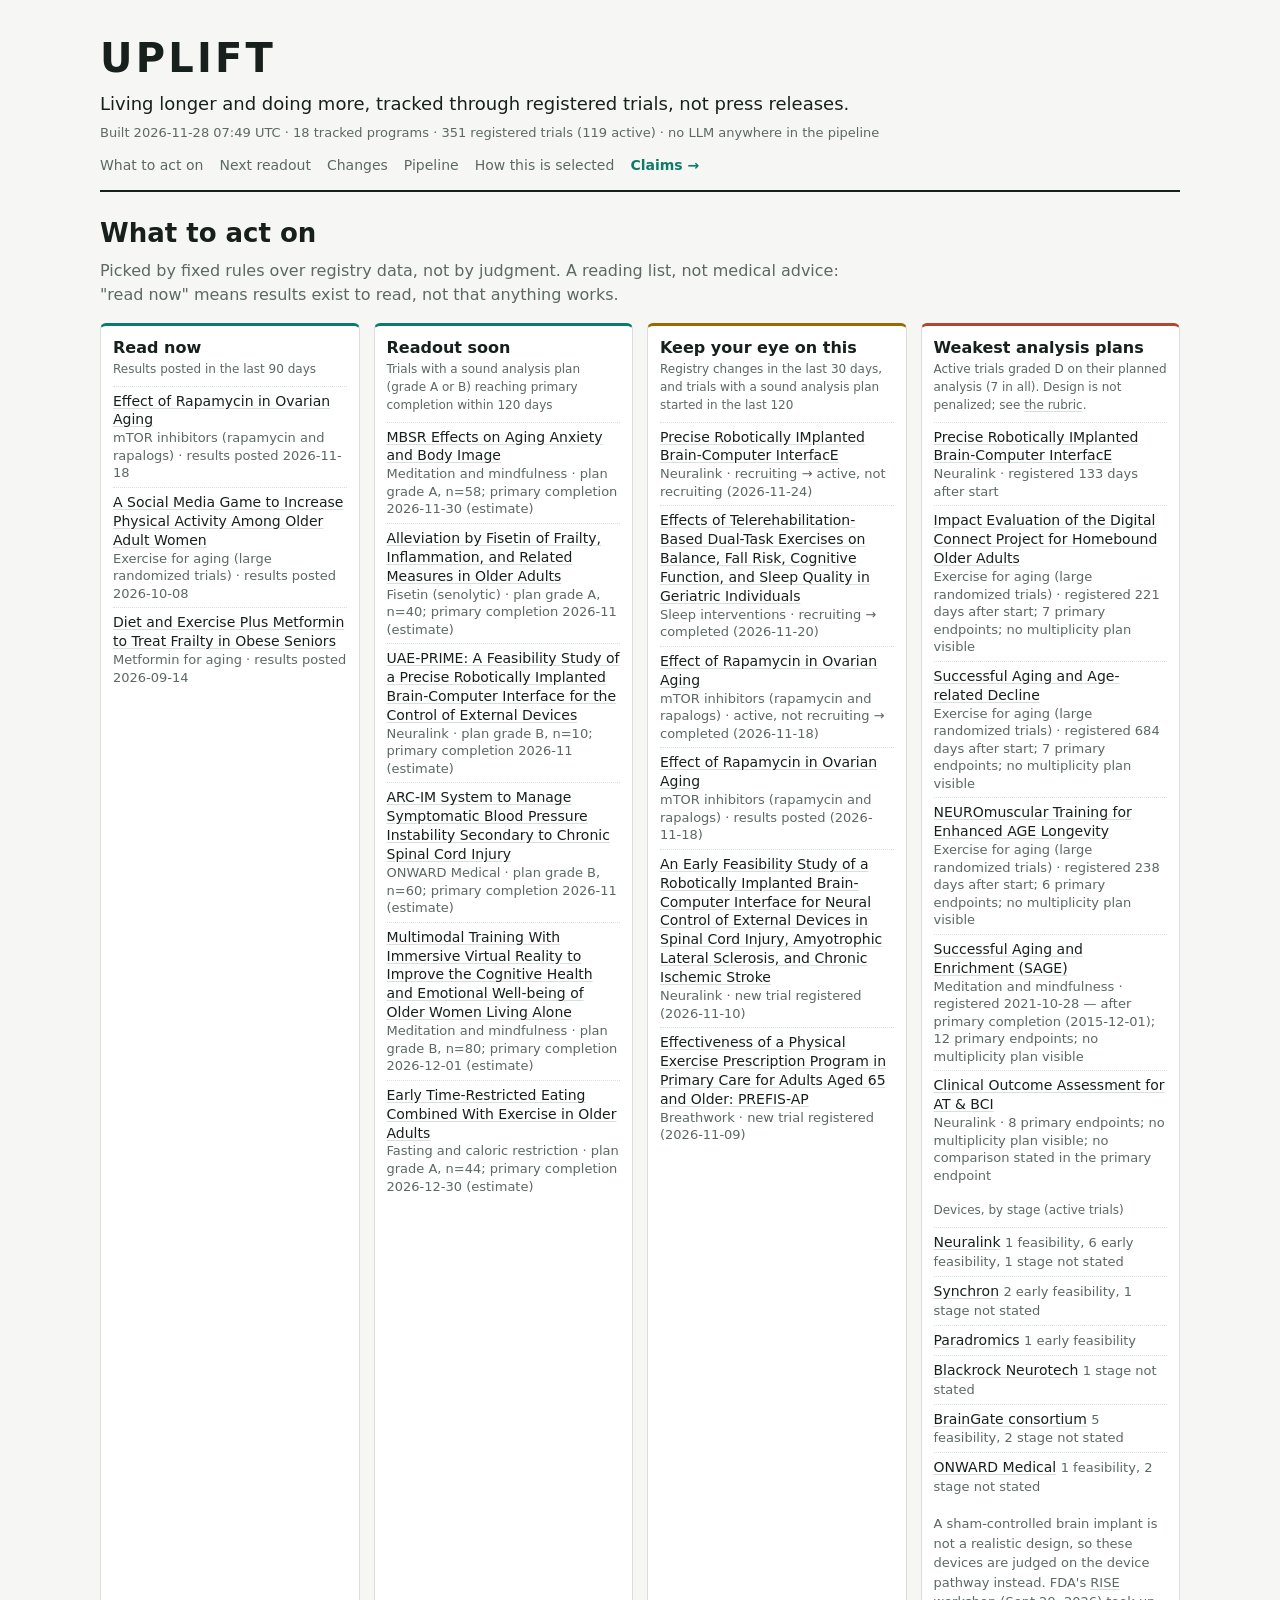
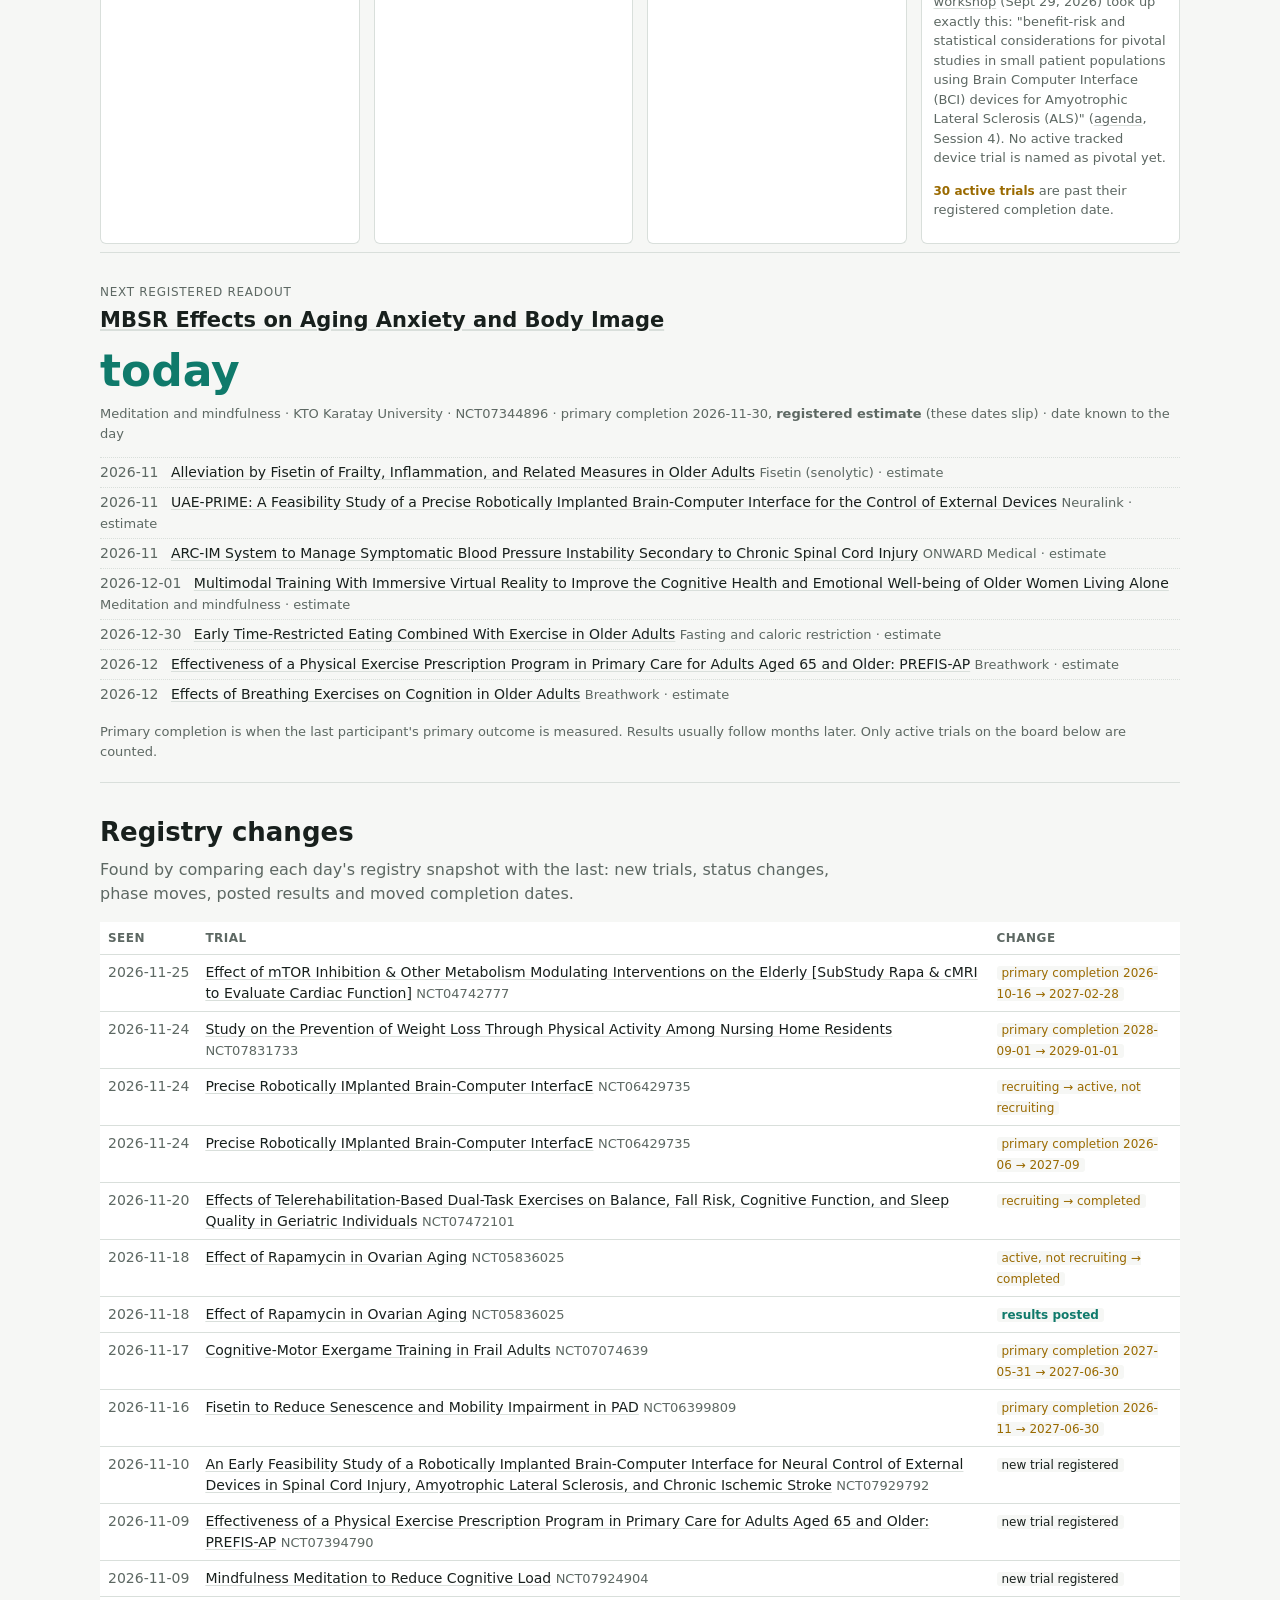
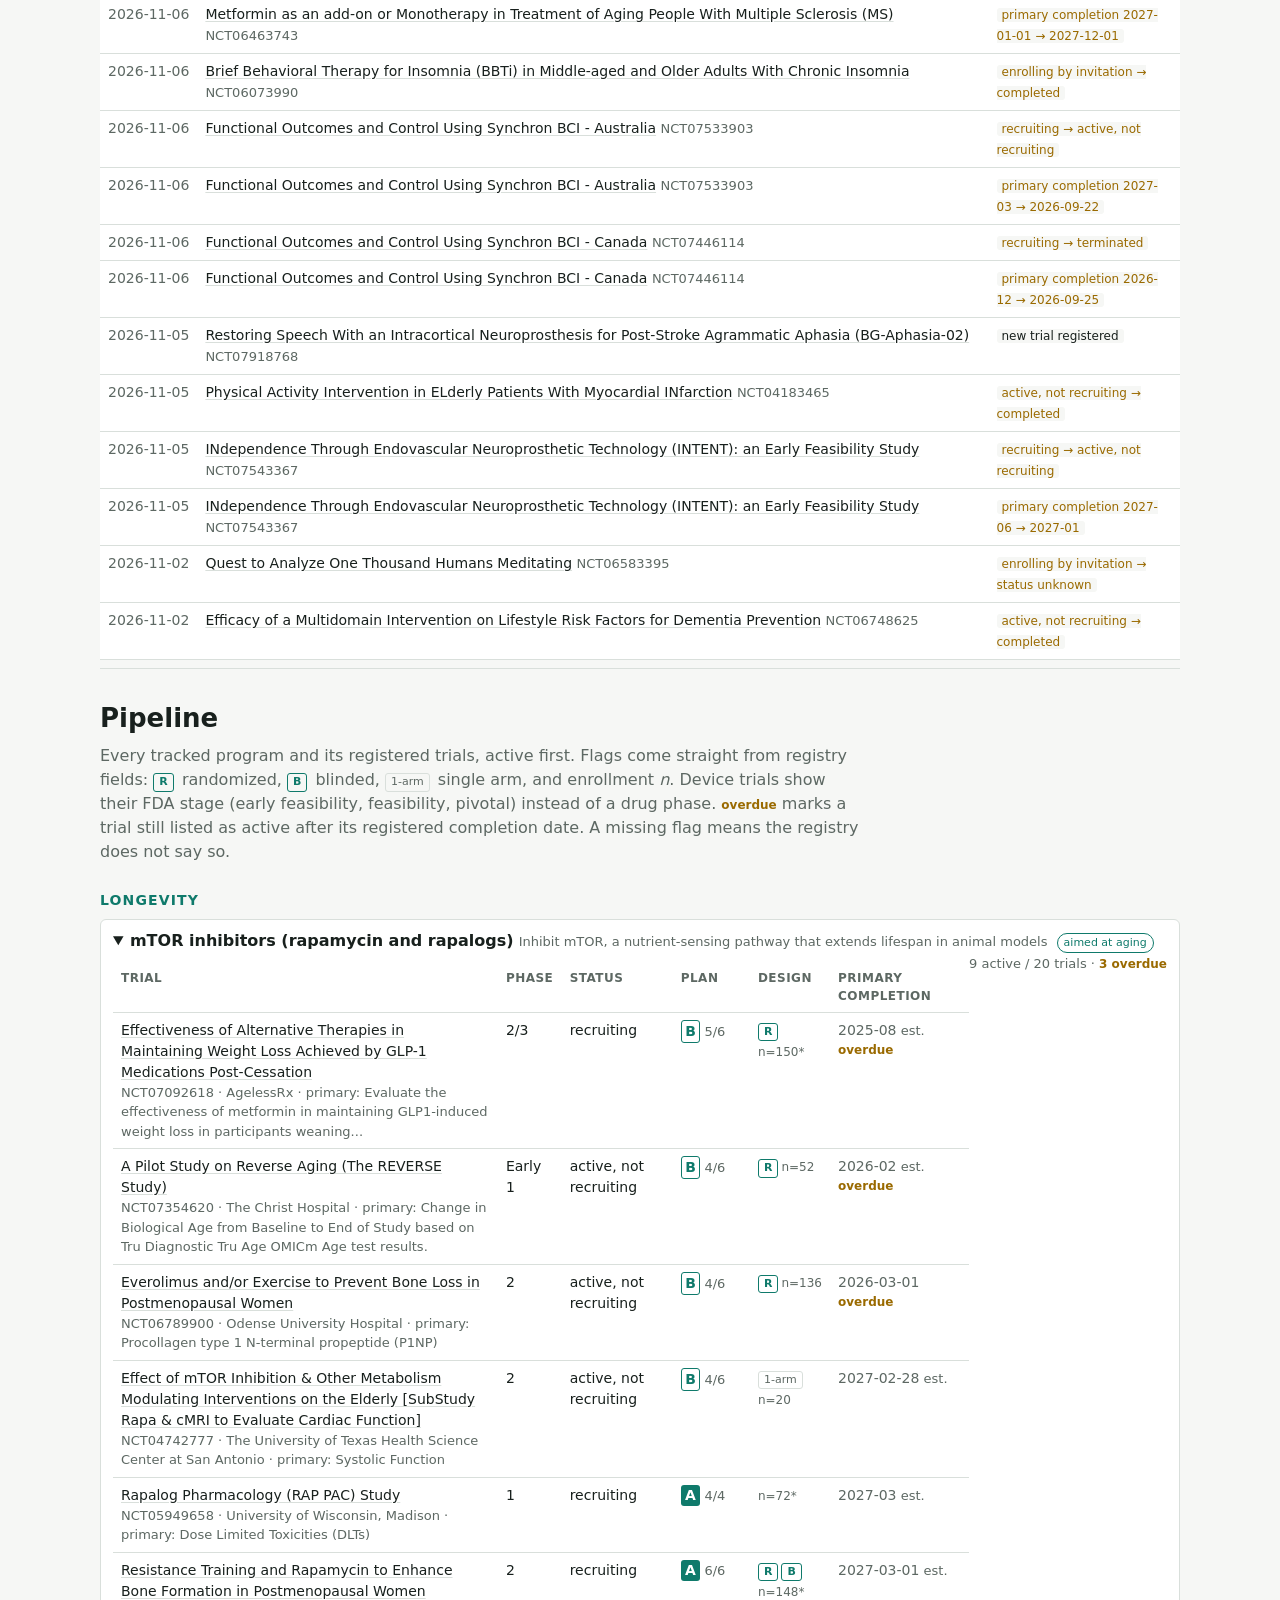
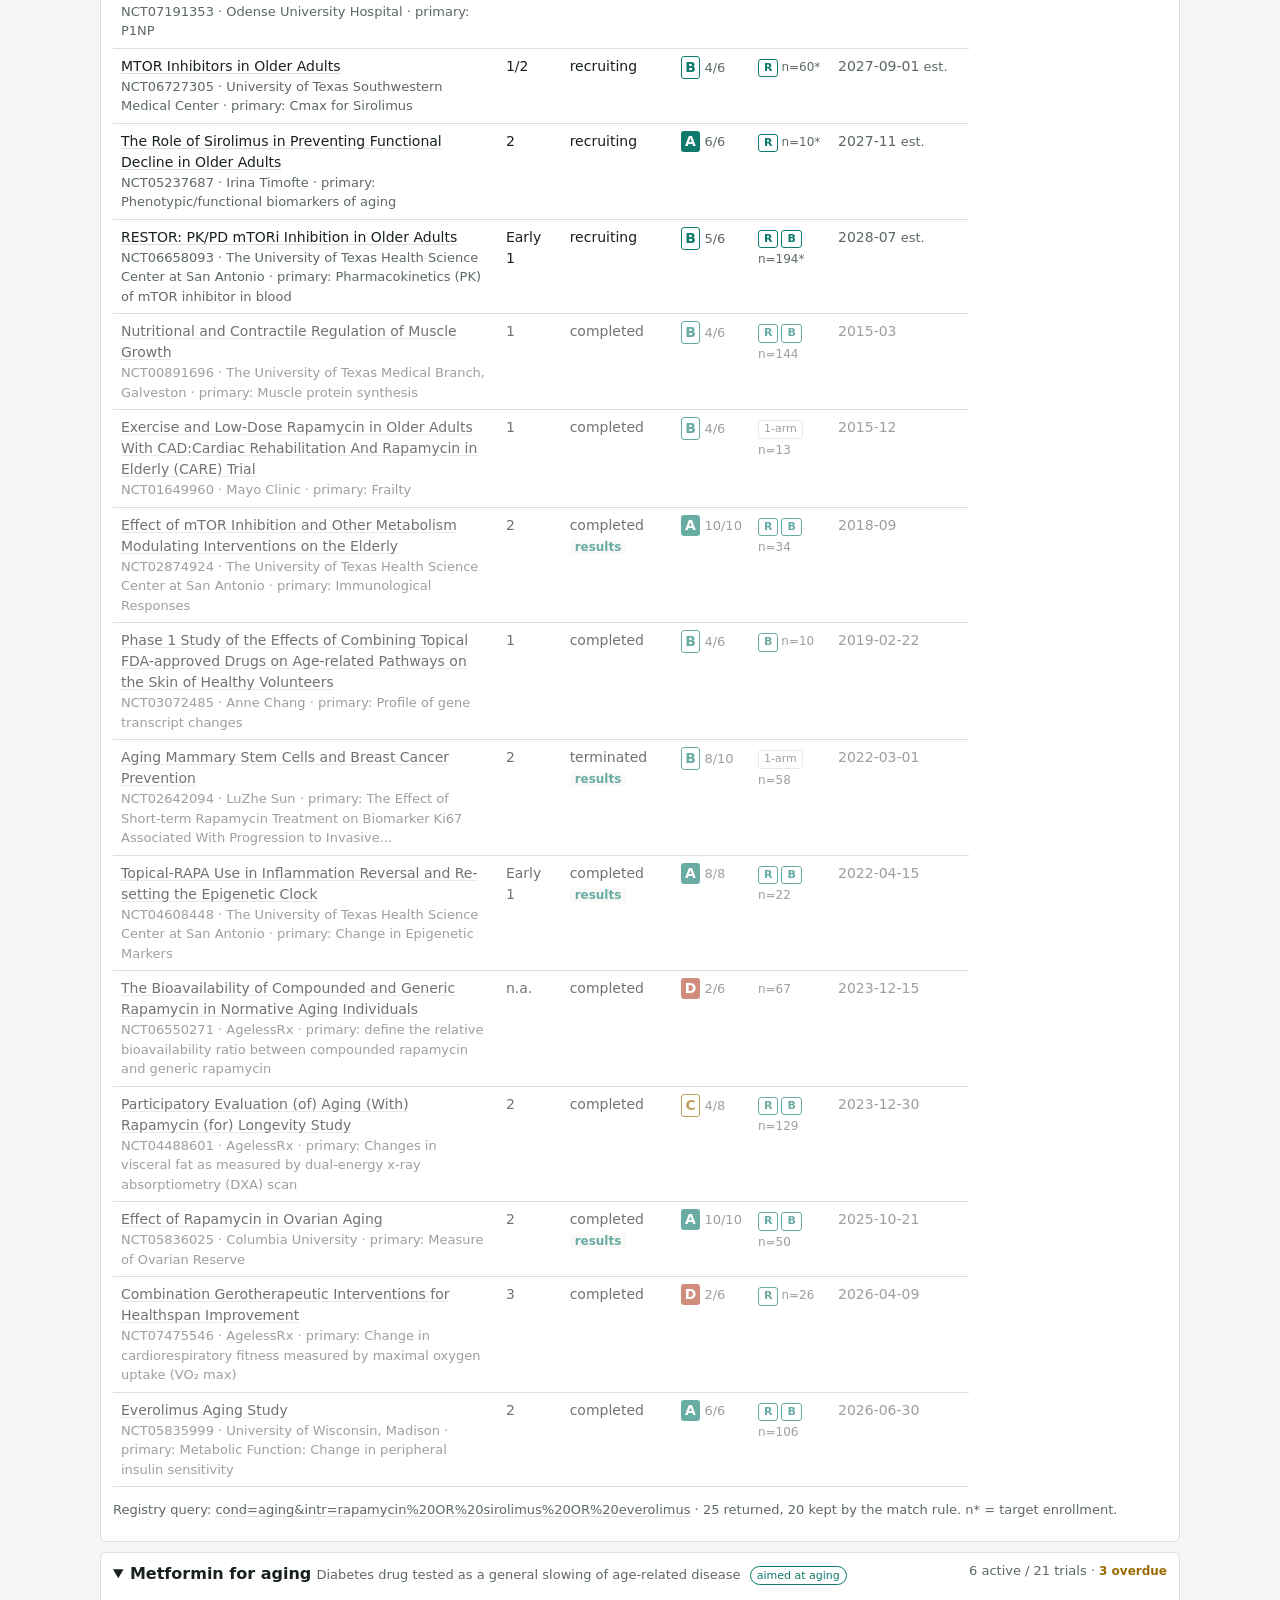
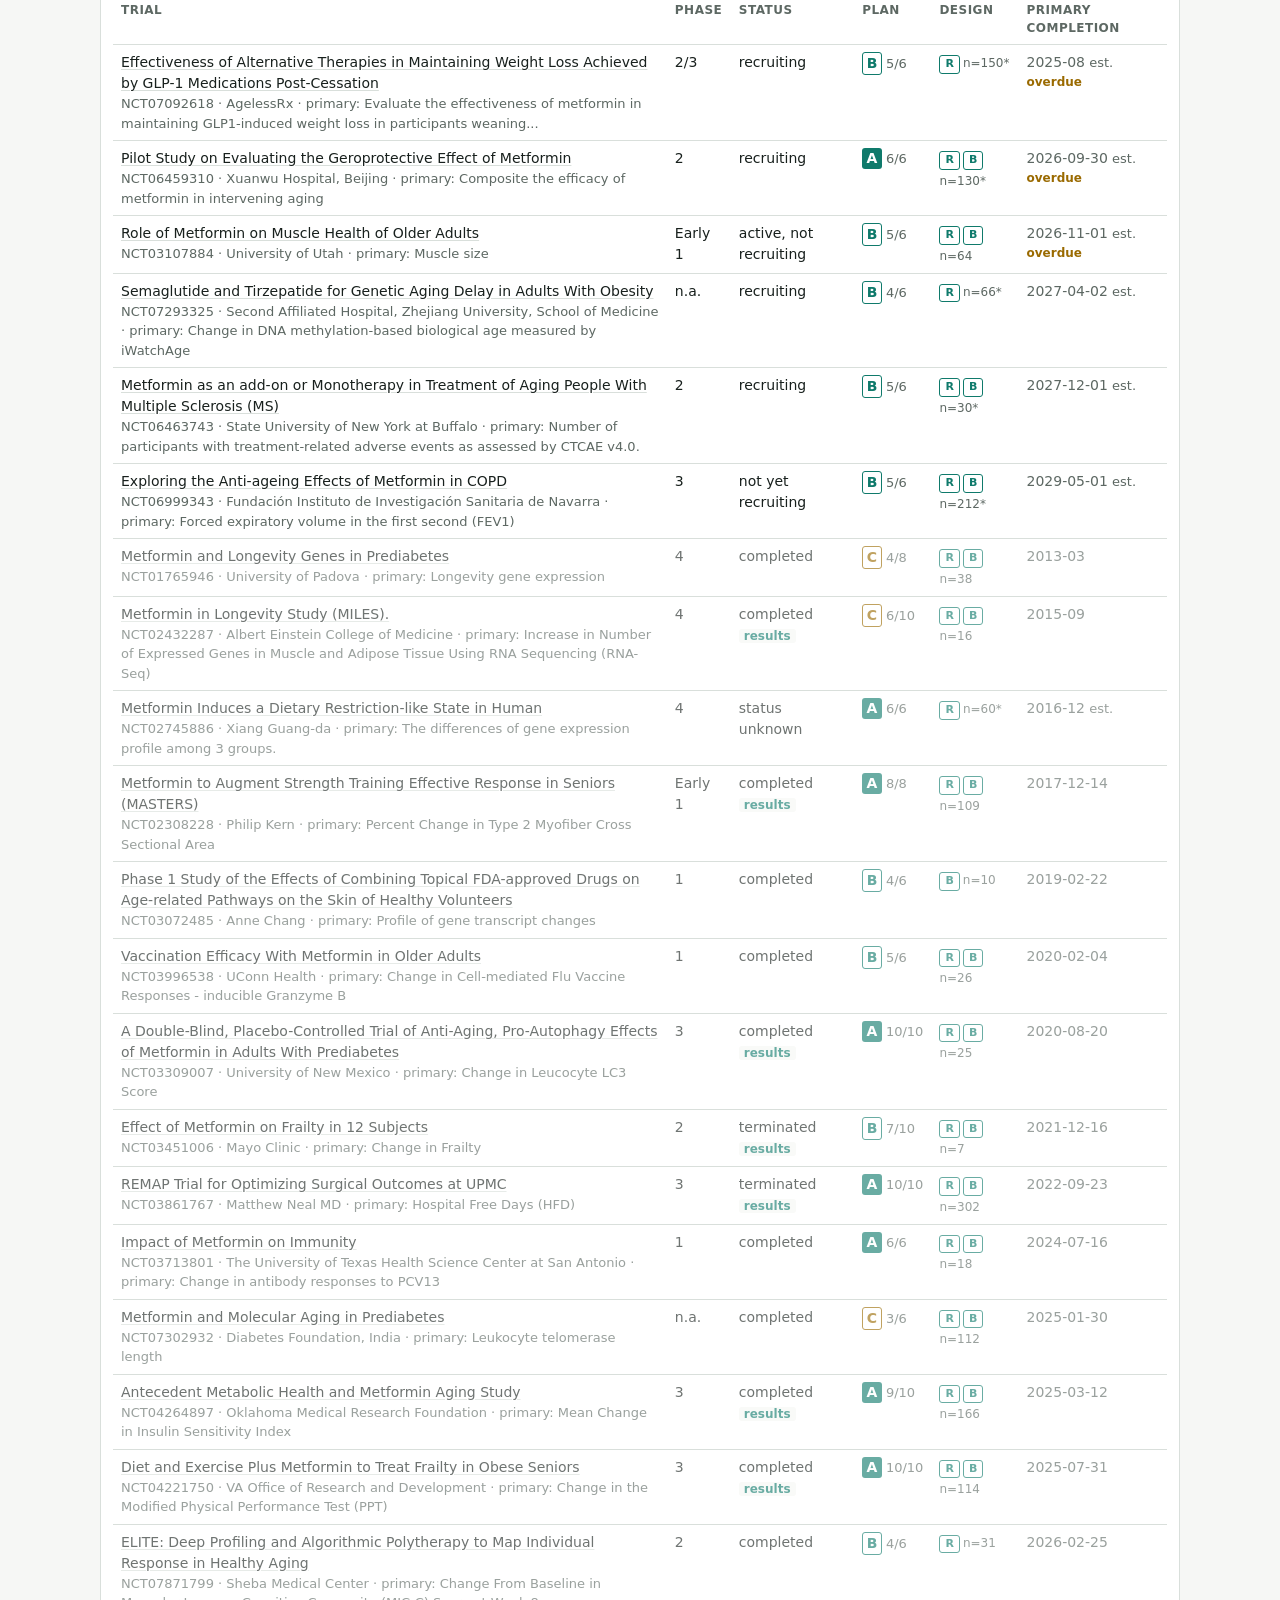
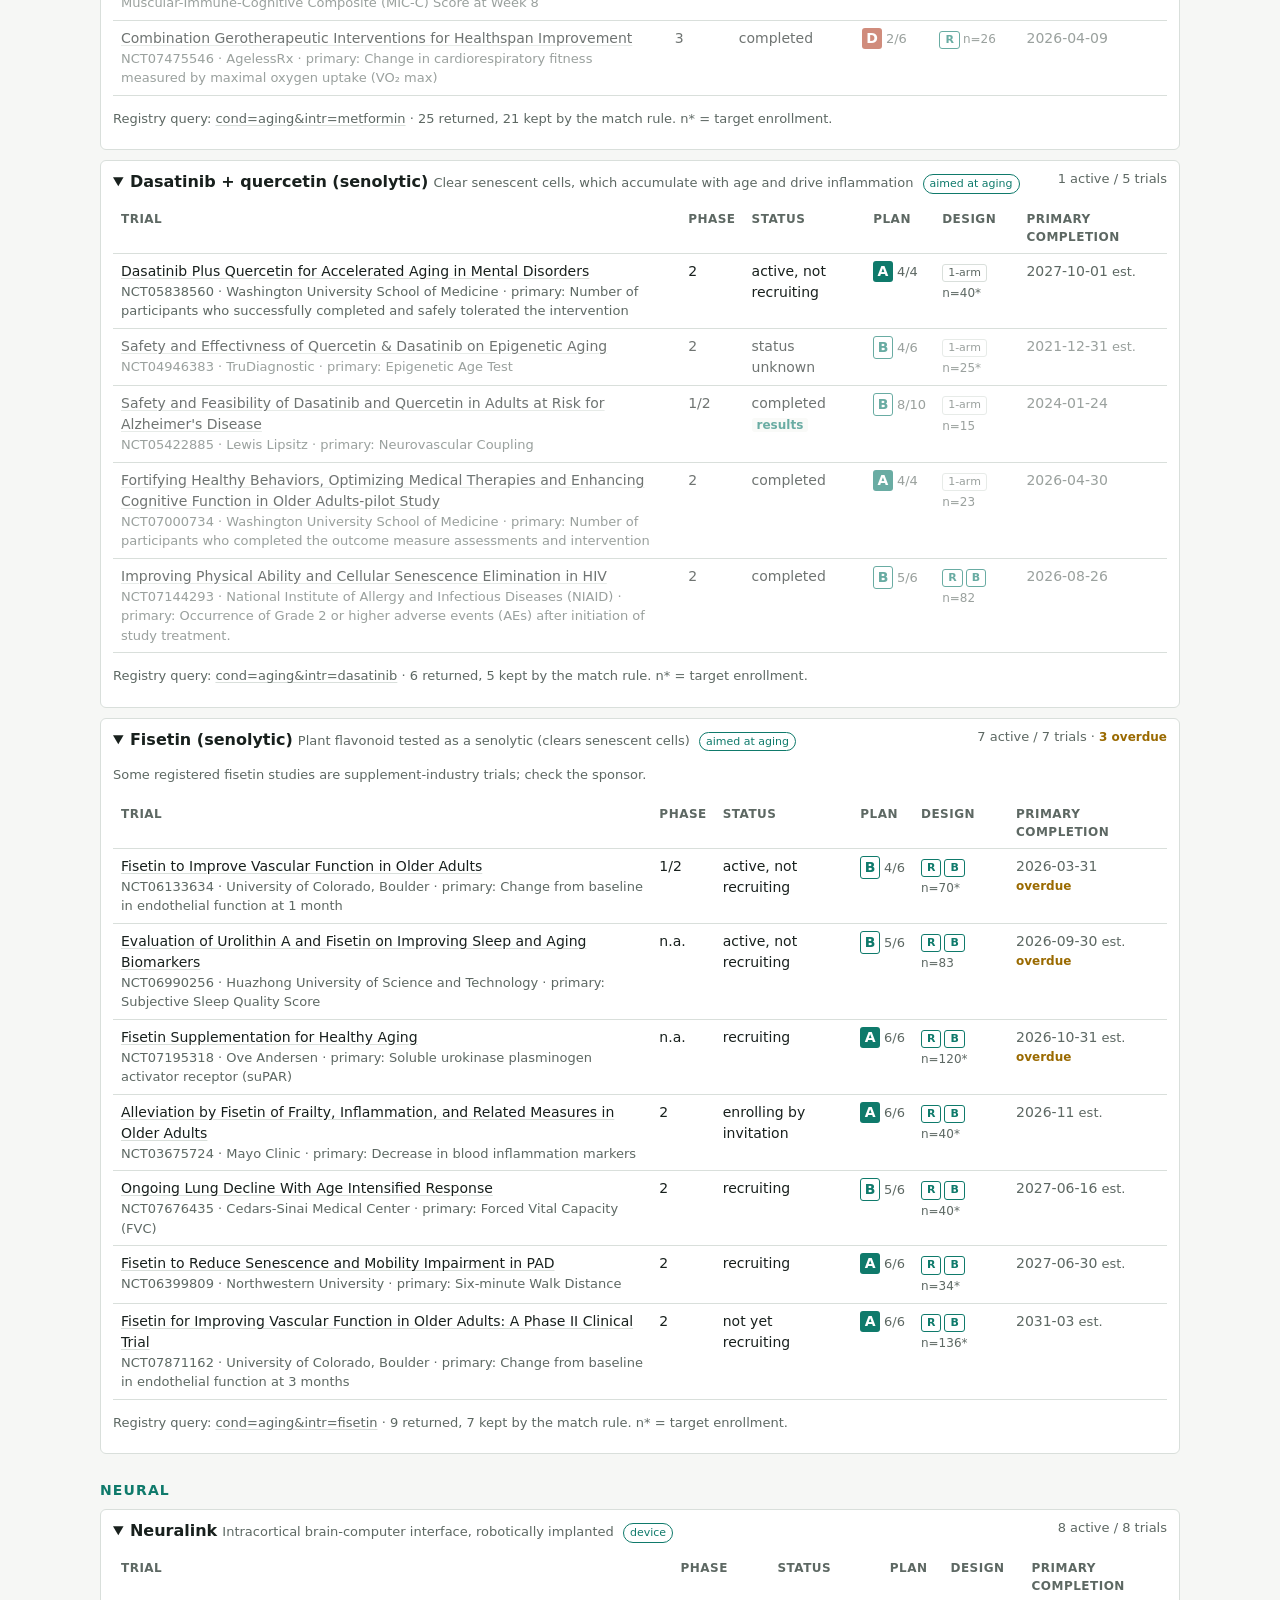
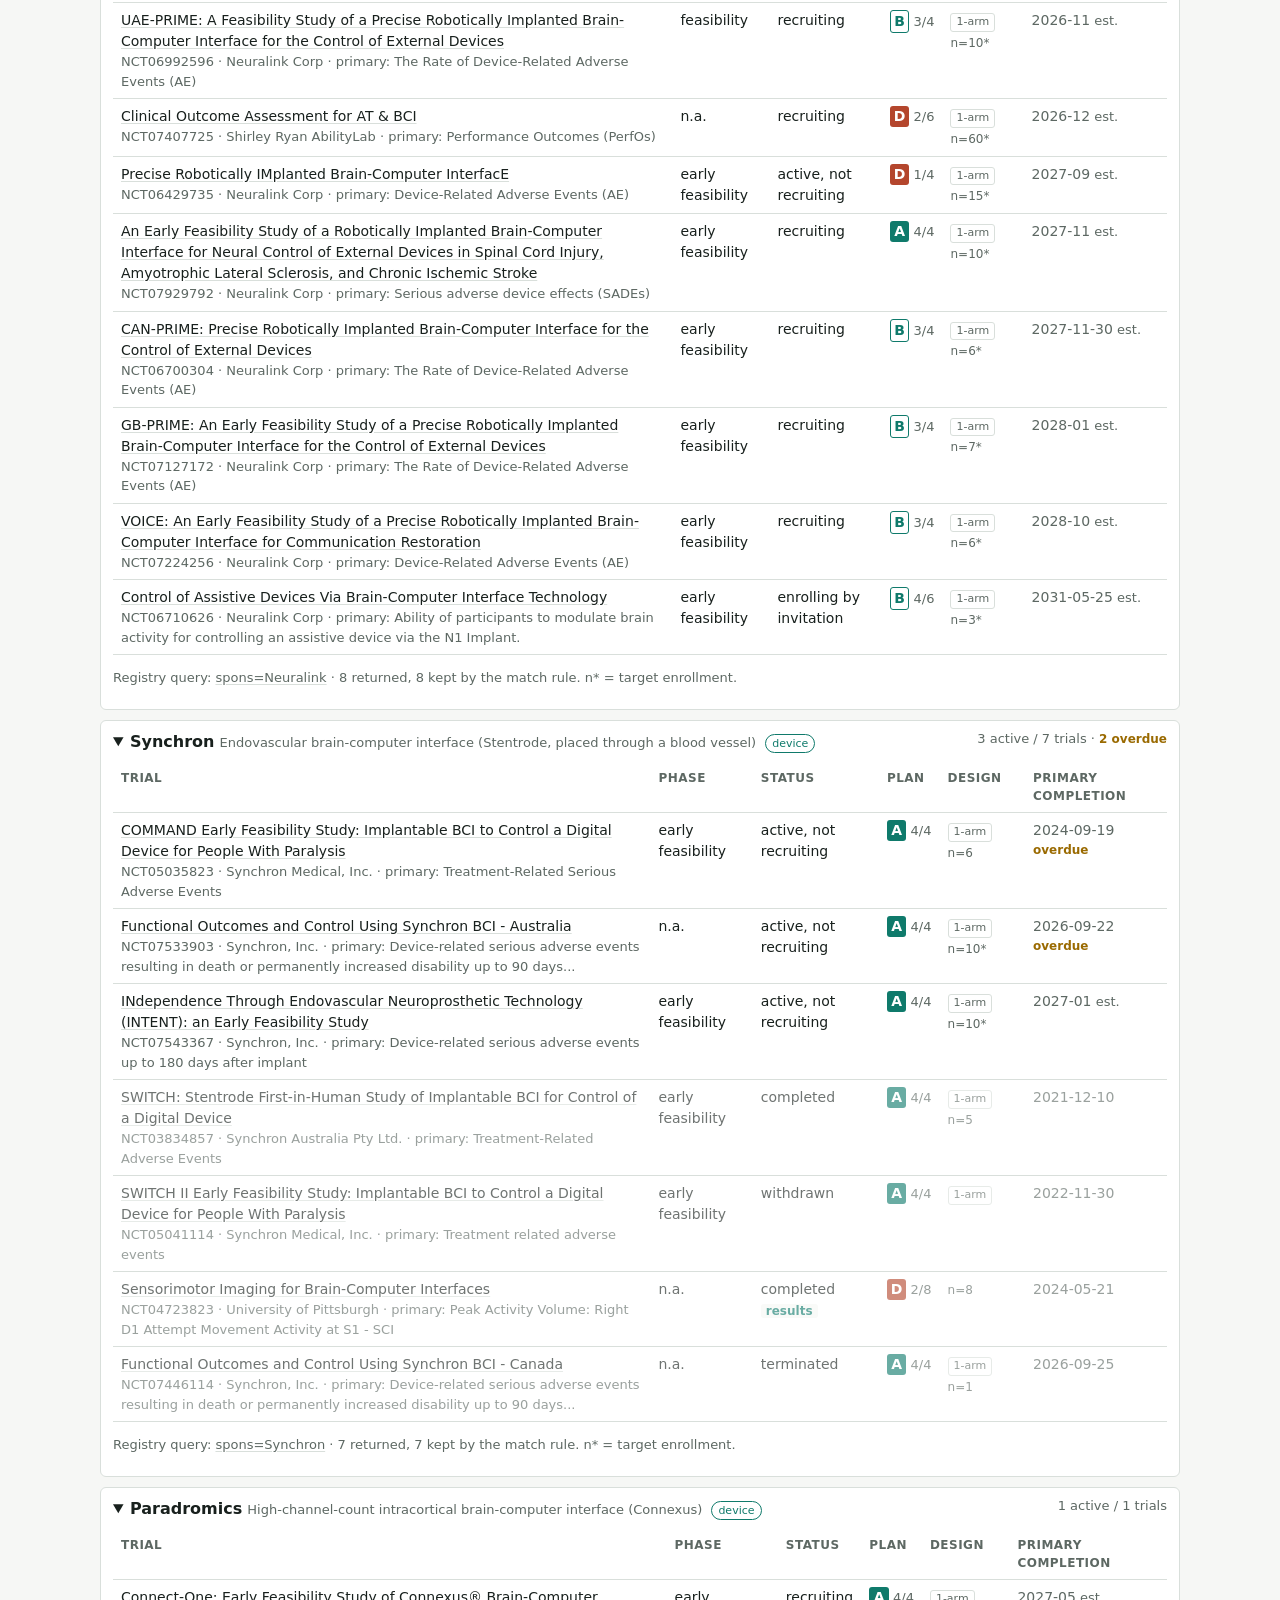
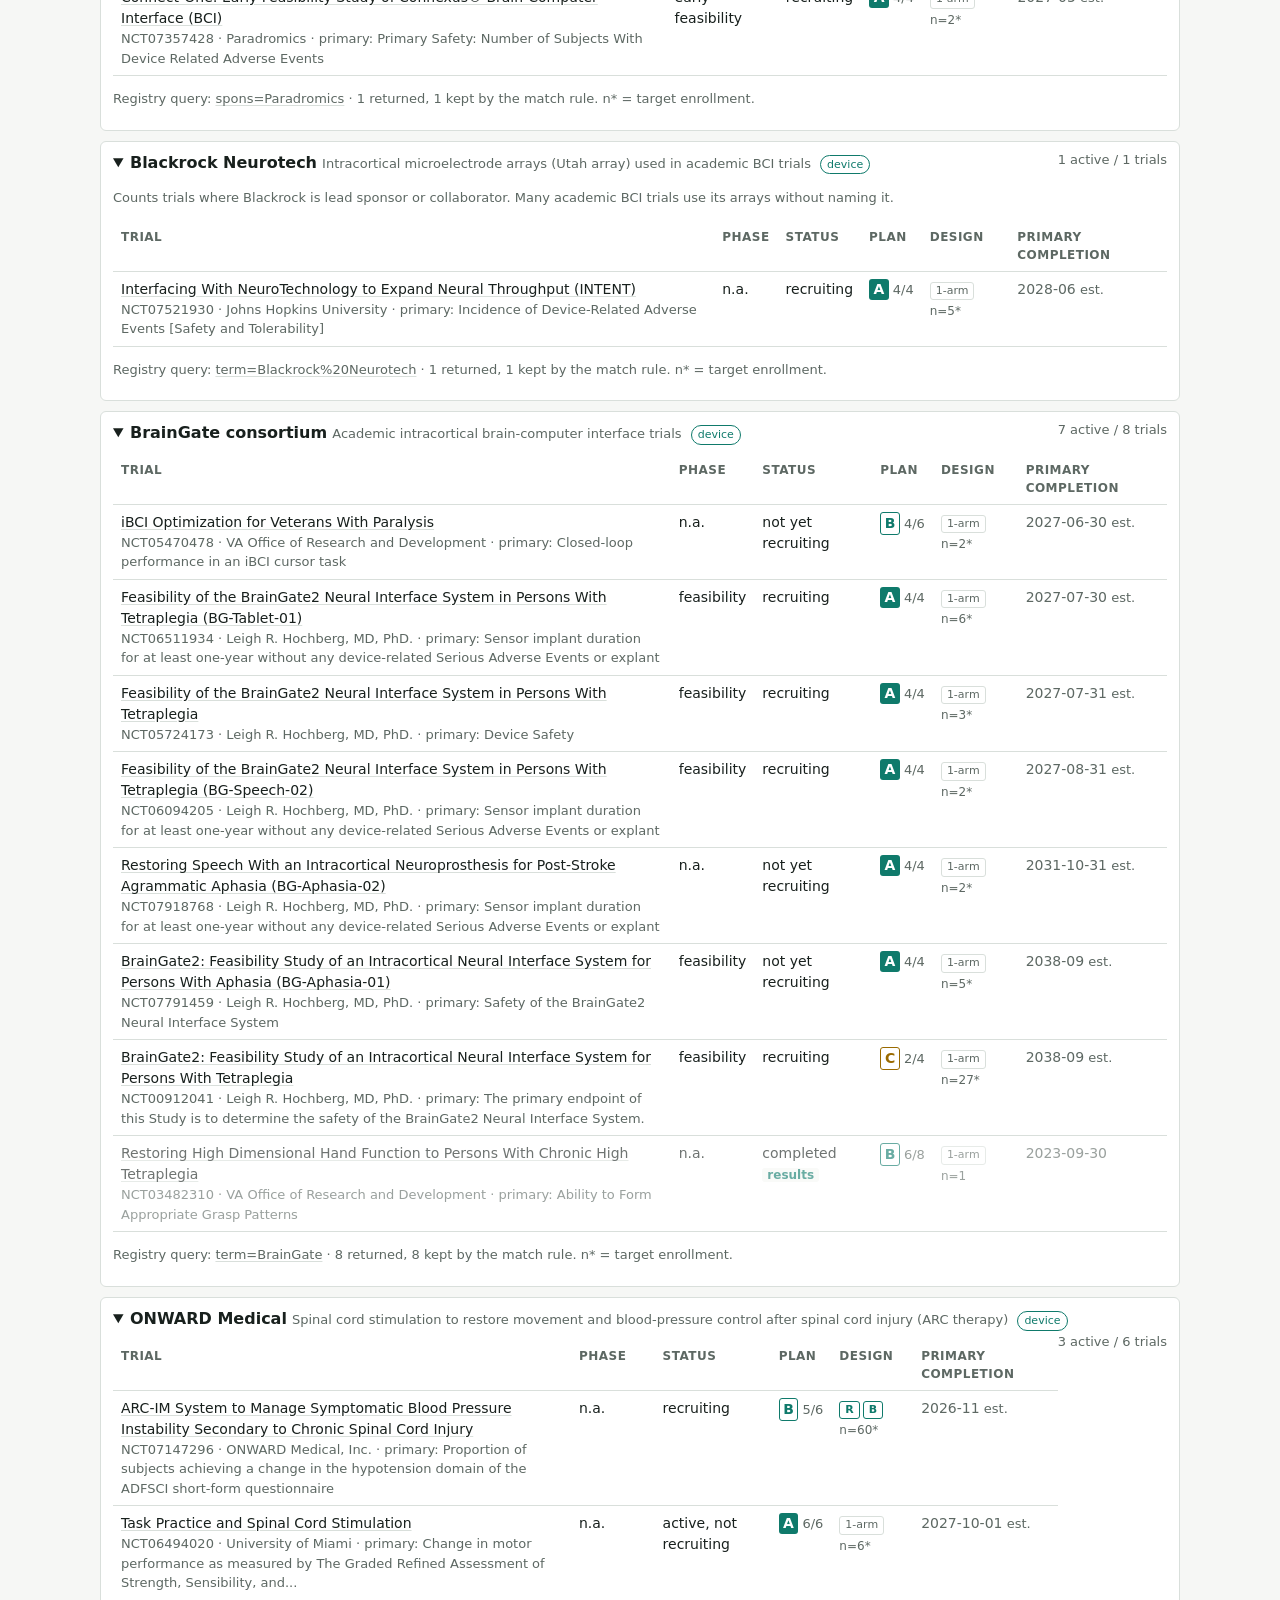
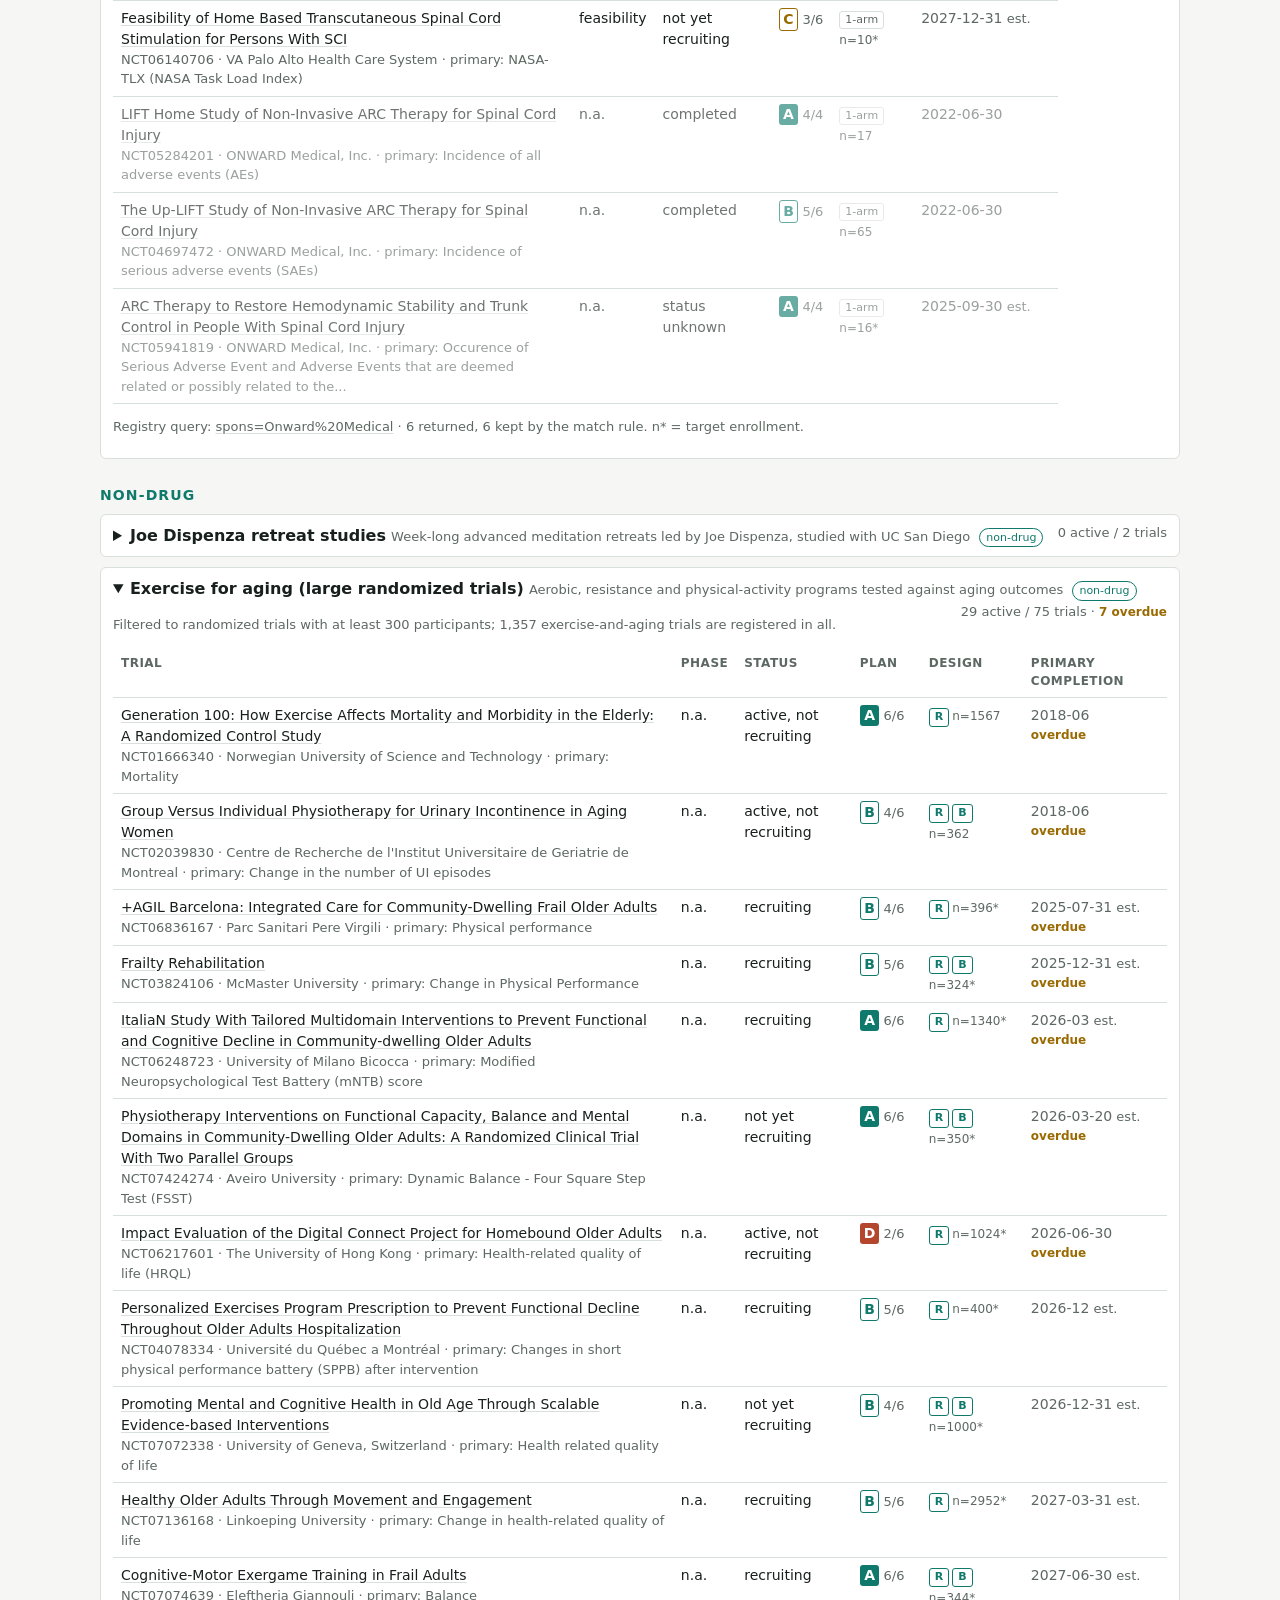
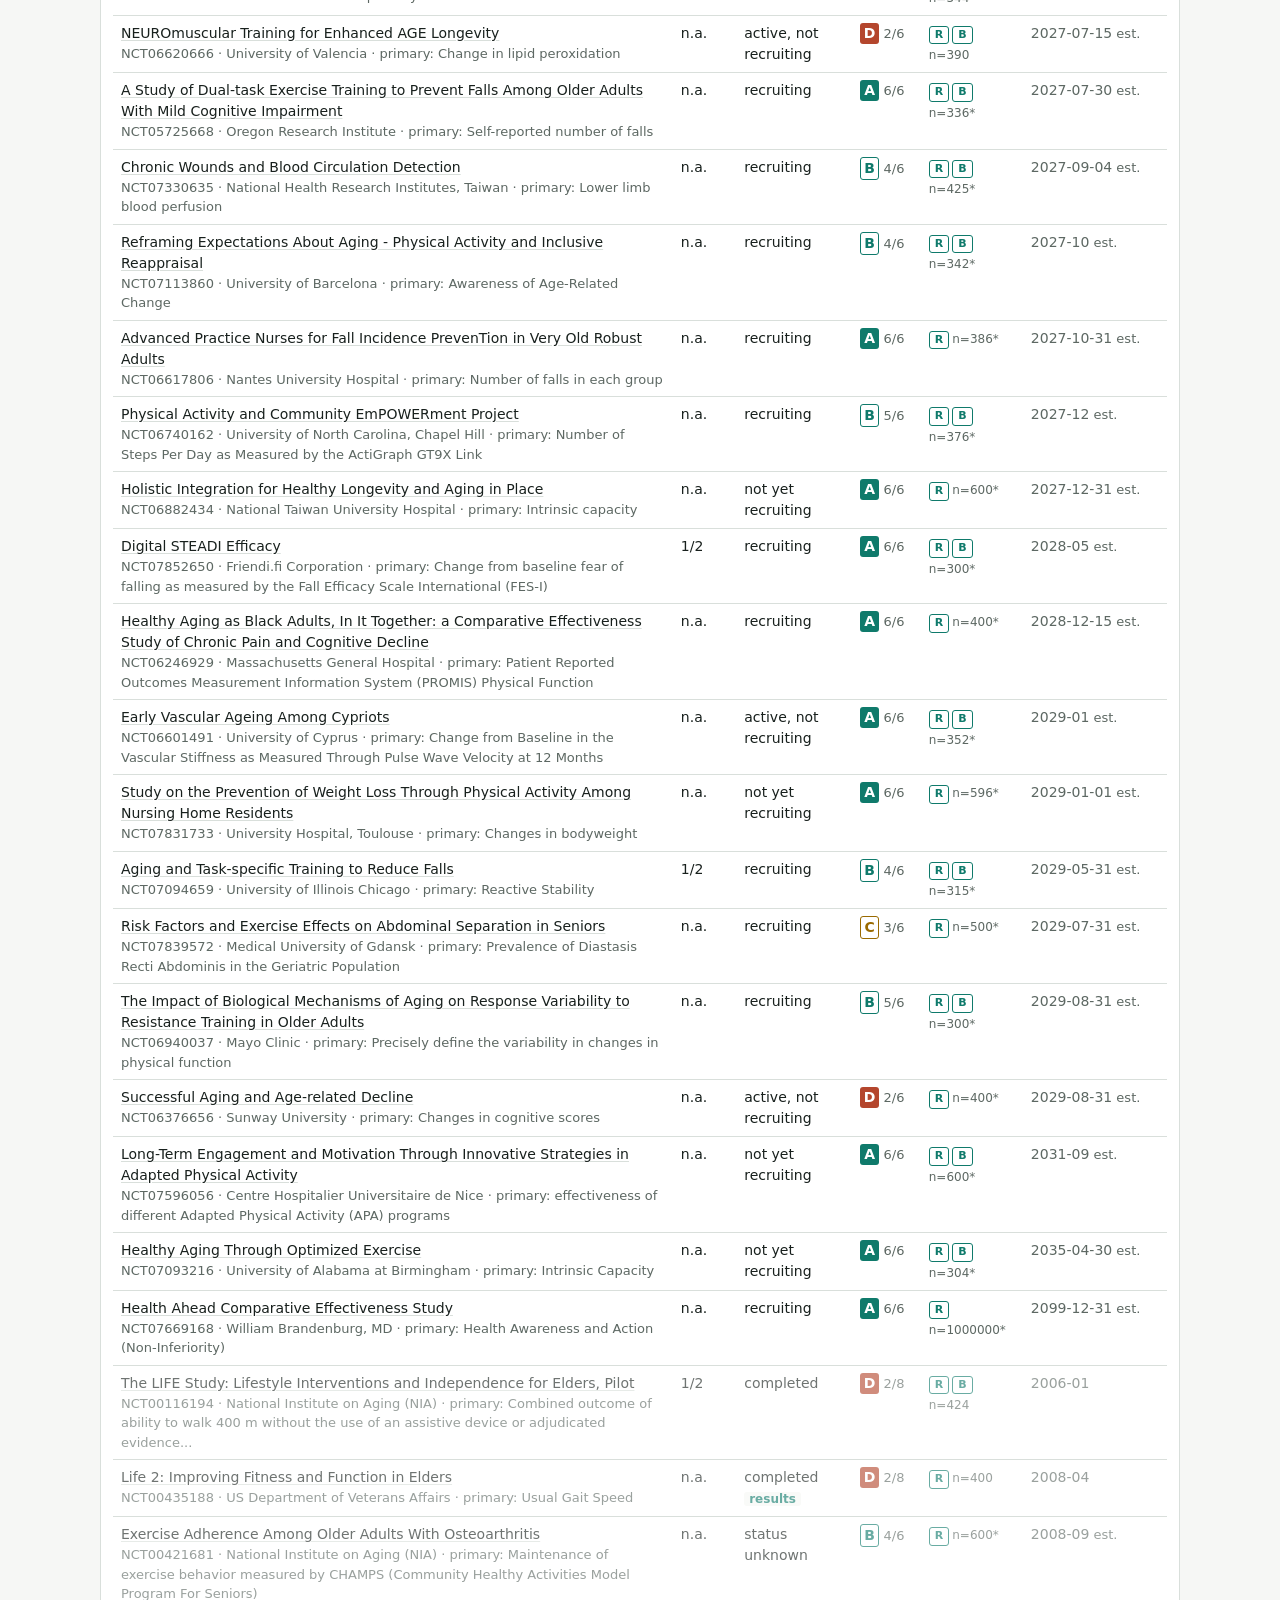
<file: docs/index.html>
<!doctype html>
<html lang="en">
<head>
<meta charset="utf-8">
<meta name="viewport" content="width=device-width, initial-scale=1">
<title>UPLIFT</title>
<meta name="description" content="Frontier human enhancement — longevity, brain-computer interfaces, augmentation — tracked through registered trials. Refreshed on a schedule.">
<style>:root {
  --bg: #f6f7f5; --panel: #ffffff; --ink: #18201d; --muted: #5d6863; --rule: #d9dfdb;
  --accent: #0f7a6b; --stale: #b4462d; --warn: #9a6a00;
}
@media (prefers-color-scheme: dark) {
  :root {
    --bg: #111614; --panel: #18201d; --ink: #e4ebe7; --muted: #94a19b; --rule: #2a3430;
    --accent: #3cc2ab; --stale: #e0775c; --warn: #d9a93a;
  }
}
* { box-sizing: border-box; }
body {
  margin: 0; background: var(--bg); color: var(--ink);
  font: 16px/1.5 system-ui, -apple-system, "Segoe UI", Roboto, sans-serif;
}
main { max-width: 1120px; margin: 0 auto; padding: 0 20px 40px; }
a { color: inherit; text-decoration-color: var(--rule); text-underline-offset: 2px; }
a:hover { text-decoration-color: var(--accent); }
header.mast { border-bottom: 2px solid var(--ink); padding: 28px 0 14px; }
header.mast h1 { margin: 0; font-size: 40px; letter-spacing: 0.08em; }
header.mast h1 a { text-decoration: none; }
.dek { margin: 2px 0 6px; font-size: 18px; }
.meta { color: var(--muted); font-size: 13px; }
nav.toc { display: flex; flex-wrap: wrap; gap: 6px 16px; margin-top: 12px; font-size: 14px; }
nav.toc a { color: var(--muted); text-decoration: none; }
nav.toc a:hover { color: var(--ink); }
nav.toc a.toc-claims { color: var(--accent); font-weight: 600; }
section { padding: 30px 0 8px; border-bottom: 1px solid var(--rule); }
h2 { margin: 0 0 6px; font-size: 26px; }
h3.lane { margin: 26px 0 8px; font-size: 14px; text-transform: uppercase; letter-spacing: 0.08em; color: var(--accent); }
.lede { color: var(--muted); margin: 0 0 16px; max-width: 75ch; }
.note, .cap { color: var(--muted); font-size: 13px; }
.stale { color: var(--stale); font-weight: 600; }
.pending { border-left: 3px solid var(--warn); padding: 4px 10px; color: var(--muted); font-size: 14px; }
.next-k { font-size: 12px; color: var(--muted); text-transform: uppercase; letter-spacing: 0.06em; }
.next-title { font-size: 21px; font-weight: 700; margin: 4px 0 2px; max-width: 80ch; }
.clock { font-size: 44px; font-weight: 300; color: var(--accent); font-variant-numeric: tabular-nums; }
.clock b { font-weight: 700; }
ol.after { list-style: none; padding: 0; margin: 14px 0 6px; font-size: 14px; }
ol.after li { padding: 4px 0; border-top: 1px dotted var(--rule); }
.when { color: var(--muted); font-variant-numeric: tabular-nums; white-space: nowrap; }
ol.after .when { margin-right: 8px; }
.tbl-wrap { overflow-x: auto; }
table { width: 100%; border-collapse: collapse; font-size: 14px; background: var(--panel); }
th, td { text-align: left; vertical-align: top; padding: 7px 8px; border-bottom: 1px solid var(--rule); }
th { font-size: 12px; color: var(--muted); text-transform: uppercase; letter-spacing: 0.04em; font-weight: 600; }
tr.inactive td { opacity: 0.62; }
details.prog { background: var(--panel); border: 1px solid var(--rule); border-radius: 6px; margin: 0 0 10px; padding: 8px 12px; }
details.prog summary { cursor: pointer; line-height: 1.6; }
details.prog .tbl-wrap { margin-top: 8px; }
.badge { display: inline-block; font-size: 11px; padding: 0 6px; border: 1px solid var(--accent); color: var(--accent); border-radius: 10px; margin-left: 4px; }
.count { float: right; font-size: 13px; color: var(--muted); }
.flag { display: inline-block; font-size: 11px; padding: 0 5px; margin-right: 3px; border: 1px solid var(--rule); border-radius: 3px; color: var(--muted); }
.flag.on { border-color: var(--accent); color: var(--accent); font-weight: 700; }
.flags .n { font-size: 12px; color: var(--muted); white-space: nowrap; }
.chg { font-size: 12px; padding: 0 5px; border-radius: 3px; background: var(--bg); }
.chg.results { color: var(--accent); font-weight: 600; }
.chg.status, .chg.date { color: var(--warn); }
ul.rules li { margin-bottom: 6px; max-width: 80ch; }
footer { padding-top: 26px; color: var(--muted); font-size: 14px; }
footer h2 { font-size: 20px; color: var(--ink); }
@media (max-width: 640px) {
  header.mast h1 { font-size: 30px; }
  .clock { font-size: 34px; }
  .count { float: none; display: block; }
  th:nth-child(5), td:nth-child(5) { display: none; }
}
.overdue { color: var(--warn); font-size: 12px; font-weight: 600; }
.note a, code { overflow-wrap: anywhere; word-break: break-word; }

/* Actionable summary */
section.summary { padding-top: 22px; }
.sum-grid { display: grid; grid-template-columns: repeat(auto-fit, minmax(250px, 1fr)); gap: 14px; }
.sum { background: var(--panel); border: 1px solid var(--rule); border-top: 3px solid var(--accent); border-radius: 6px; padding: 10px 12px; }
.sum.soon { border-top-color: var(--accent); }
.sum.watch { border-top-color: var(--warn); }
.sum.caution { border-top-color: var(--stale); }
.sum h3 { margin: 0; font-size: 16px; }
.sum .rule { margin: 0 0 8px; font-size: 12px; color: var(--muted); }
.sum ul { list-style: none; padding: 0; margin: 0; font-size: 14px; }
.sum li { padding: 5px 0; border-top: 1px dotted var(--rule); line-height: 1.35; }
.sum .none { color: var(--muted); font-size: 14px; font-style: italic; margin: 4px 0; }
.sum .dev-k { margin-top: 12px; }
td.grade { white-space: nowrap; cursor: help; }
td.grade b { display: inline-block; min-width: 1.4em; text-align: center; border-radius: 3px; padding: 0 3px; }
td.gA b { background: var(--accent); color: var(--panel); }
td.gB b { border: 1px solid var(--accent); color: var(--accent); }
td.gC b { border: 1px solid var(--warn); color: var(--warn); }
td.gD b { background: var(--stale); color: var(--panel); }
</style>
<link rel="stylesheet" href="https://gcicc.github.io/suite/network.css">
<script src="https://gcicc.github.io/suite/network.js" data-section="uplift" data-built="2026-11-28 07:49 UTC" data-next="every 6h" defer></script>
</head>
<body>
<main>
<header class="mast">
  <h1><a href="index.html">UPLIFT</a></h1>
  <p class="dek">Living longer and doing more, tracked through registered trials, not press releases.</p>
  <div class="meta">Built 2026-11-28 07:49 UTC · 18 tracked programs · 351 registered trials (119 active) · no LLM anywhere in the pipeline</div>
  <nav class="toc">
    <a href="#summary">What to act on</a>
    <a href="#next">Next readout</a>
    <a href="#changes">Changes</a>
    <a href="#board">Pipeline</a>
    <a href="#rules">How this is selected</a>
    <a href="claims.html" class="toc-claims">Claims →</a>
  </nav>
</header>

<section id="summary" class="summary">
  <h2>What to act on</h2>
  <p class="lede">Picked by fixed rules over registry data, not by judgment. A reading list, not medical advice: "read now" means results exist to read, not that anything works.</p>
  <div class="sum-grid">
    <div class="sum read"><h3>Read now</h3><p class="rule">Results posted in the last 90 days</p>
<ul><li><a href="https://clinicaltrials.gov/study/NCT05836025">Effect of Rapamycin in Ovarian Aging</a><div class="note">mTOR inhibitors (rapamycin and rapalogs) · results posted 2026-11-18</div></li><li><a href="https://clinicaltrials.gov/study/NCT04095923">A Social Media Game to Increase Physical Activity Among Older Adult Women</a><div class="note">Exercise for aging (large randomized trials) · results posted 2026-10-08</div></li><li><a href="https://clinicaltrials.gov/study/NCT04221750">Diet and Exercise Plus Metformin to Treat Frailty in Obese Seniors</a><div class="note">Metformin for aging · results posted 2026-09-14</div></li></ul>
</div>
    <div class="sum soon"><h3>Readout soon</h3><p class="rule">Trials with a sound analysis plan (grade A or B) reaching primary completion within 120 days</p>
<ul><li><a href="https://clinicaltrials.gov/study/NCT07344896">MBSR Effects on Aging Anxiety and Body Image</a><div class="note">Meditation and mindfulness · plan grade A, n=58; primary completion 2026-11-30 (estimate)</div></li><li><a href="https://clinicaltrials.gov/study/NCT03675724">Alleviation by Fisetin of Frailty, Inflammation, and Related Measures in Older Adults</a><div class="note">Fisetin (senolytic) · plan grade A, n=40; primary completion 2026-11 (estimate)</div></li><li><a href="https://clinicaltrials.gov/study/NCT06992596">UAE-PRIME: A Feasibility Study of a Precise Robotically Implanted Brain-Computer Interface for the Control of External Devices</a><div class="note">Neuralink · plan grade B, n=10; primary completion 2026-11 (estimate)</div></li><li><a href="https://clinicaltrials.gov/study/NCT07147296">ARC-IM System to Manage Symptomatic Blood Pressure Instability Secondary to Chronic Spinal Cord Injury</a><div class="note">ONWARD Medical · plan grade B, n=60; primary completion 2026-11 (estimate)</div></li><li><a href="https://clinicaltrials.gov/study/NCT06956794">Multimodal Training With Immersive Virtual Reality to Improve the Cognitive Health and Emotional Well-being of Older Women Living Alone</a><div class="note">Meditation and mindfulness · plan grade B, n=80; primary completion 2026-12-01 (estimate)</div></li><li><a href="https://clinicaltrials.gov/study/NCT07695961">Early Time-Restricted Eating Combined With Exercise in Older Adults</a><div class="note">Fasting and caloric restriction · plan grade A, n=44; primary completion 2026-12-30 (estimate)</div></li></ul>
</div>
    <div class="sum watch"><h3>Keep your eye on this</h3><p class="rule">Registry changes in the last 30 days, and trials with a sound analysis plan started in the last 120</p>
<ul><li><a href="https://clinicaltrials.gov/study/NCT06429735">Precise Robotically IMplanted Brain-Computer InterfacE</a><div class="note">Neuralink · recruiting → active, not recruiting (2026-11-24)</div></li><li><a href="https://clinicaltrials.gov/study/NCT07472101">Effects of Telerehabilitation-Based Dual-Task Exercises on Balance, Fall Risk, Cognitive Function, and Sleep Quality in Geriatric Individuals</a><div class="note">Sleep interventions · recruiting → completed (2026-11-20)</div></li><li><a href="https://clinicaltrials.gov/study/NCT05836025">Effect of Rapamycin in Ovarian Aging</a><div class="note">mTOR inhibitors (rapamycin and rapalogs) · active, not recruiting → completed (2026-11-18)</div></li><li><a href="https://clinicaltrials.gov/study/NCT05836025">Effect of Rapamycin in Ovarian Aging</a><div class="note">mTOR inhibitors (rapamycin and rapalogs) · results posted (2026-11-18)</div></li><li><a href="https://clinicaltrials.gov/study/NCT07929792">An Early Feasibility Study of a Robotically Implanted Brain-Computer Interface for Neural Control of External Devices in Spinal Cord Injury, Amyotrophic Lateral Sclerosis, and Chronic Ischemic Stroke</a><div class="note">Neuralink · new trial registered (2026-11-10)</div></li><li><a href="https://clinicaltrials.gov/study/NCT07394790">Effectiveness of a Physical Exercise Prescription Program in Primary Care for Adults Aged 65 and Older: PREFIS-AP</a><div class="note">Breathwork · new trial registered (2026-11-09)</div></li></ul>
</div>
    <div class="sum caution"><h3>Weakest analysis plans</h3><p class="rule">Active trials graded D on their planned analysis (7 in all). Design is not penalized; see <a href="#rules">the rubric</a>.</p>
<ul><li><a href="https://clinicaltrials.gov/study/NCT06429735">Precise Robotically IMplanted Brain-Computer InterfacE</a><div class="note">Neuralink · registered 133 days after start</div></li><li><a href="https://clinicaltrials.gov/study/NCT06217601">Impact Evaluation of the Digital Connect Project for Homebound Older Adults</a><div class="note">Exercise for aging (large randomized trials) · registered 221 days after start; 7 primary endpoints; no multiplicity plan visible</div></li><li><a href="https://clinicaltrials.gov/study/NCT06376656">Successful Aging and Age-related Decline</a><div class="note">Exercise for aging (large randomized trials) · registered 684 days after start; 7 primary endpoints; no multiplicity plan visible</div></li><li><a href="https://clinicaltrials.gov/study/NCT06620666">NEUROmuscular Training for Enhanced AGE Longevity</a><div class="note">Exercise for aging (large randomized trials) · registered 238 days after start; 6 primary endpoints; no multiplicity plan visible</div></li><li><a href="https://clinicaltrials.gov/study/NCT05128396">Successful Aging and Enrichment (SAGE)</a><div class="note">Meditation and mindfulness · registered 2021-10-28 — after primary completion (2015-12-01); 12 primary endpoints; no multiplicity plan visible</div></li><li><a href="https://clinicaltrials.gov/study/NCT07407725">Clinical Outcome Assessment for AT &amp; BCI</a><div class="note">Neuralink · 8 primary endpoints; no multiplicity plan visible; no comparison stated in the primary endpoint</div></li></ul><p class="rule dev-k">Devices, by stage (active trials)</p><ul class="dev"><li><a href="#neuralink">Neuralink</a> <span class="note">1 feasibility, 6 early feasibility, 1 stage not stated</span></li><li><a href="#synchron">Synchron</a> <span class="note">2 early feasibility, 1 stage not stated</span></li><li><a href="#paradromics">Paradromics</a> <span class="note">1 early feasibility</span></li><li><a href="#blackrock">Blackrock Neurotech</a> <span class="note">1 stage not stated</span></li><li><a href="#braingate">BrainGate consortium</a> <span class="note">5 feasibility, 2 stage not stated</span></li><li><a href="#onward">ONWARD Medical</a> <span class="note">1 feasibility, 2 stage not stated</span></li></ul>
      <p class="note">A sham-controlled brain implant is not a realistic design, so these devices are judged on the device pathway instead. FDA's <a href="https://www.fda.gov/news-events/fda-meetings-conferences-and-workshops/rise-challenge-statistical-considerations-rare-disease-clinical-investigations-09292026">RISE workshop</a> (Sept 29, 2026) took up exactly this: "benefit-risk and statistical considerations for pivotal studies in small patient populations using Brain Computer Interface (BCI) devices for Amyotrophic Lateral Sclerosis (ALS)" (<a href="https://healthpolicy.duke.edu/sites/default/files/2026-08/Draft%20Agenda_RISE%204_8.18.26.pdf">agenda</a>, Session 4). No active tracked device trial is named as pivotal yet.</p><p class="note"><span class="overdue">30 active trials</span> are past their registered completion date.</p></div>
  </div>
</section>

<section id="next" class="next">
  <div class="next-k">Next registered readout</div>
  <div class="next-title"><a href="https://clinicaltrials.gov/study/NCT07344896">MBSR Effects on Aging Anxiety and Body Image</a></div>
  <div class="clock" id="clock" data-date="2026-11-30" data-precision="day">2026-11-30</div>
  <div class="note">Meditation and mindfulness · KTO Karatay University · NCT07344896 · primary completion 2026-11-30, <strong>registered estimate</strong> (these dates slip) · date known to the day</div>
  <ol class="after">
<li><span class="when">2026-11</span> <a href="https://clinicaltrials.gov/study/NCT03675724">Alleviation by Fisetin of Frailty, Inflammation, and Related Measures in Older Adults</a> <span class="note">Fisetin (senolytic) · estimate</span></li><li><span class="when">2026-11</span> <a href="https://clinicaltrials.gov/study/NCT06992596">UAE-PRIME: A Feasibility Study of a Precise Robotically Implanted Brain-Computer Interface for the Control of External Devices</a> <span class="note">Neuralink · estimate</span></li><li><span class="when">2026-11</span> <a href="https://clinicaltrials.gov/study/NCT07147296">ARC-IM System to Manage Symptomatic Blood Pressure Instability Secondary to Chronic Spinal Cord Injury</a> <span class="note">ONWARD Medical · estimate</span></li><li><span class="when">2026-12-01</span> <a href="https://clinicaltrials.gov/study/NCT06956794">Multimodal Training With Immersive Virtual Reality to Improve the Cognitive Health and Emotional Well-being of Older Women Living Alone</a> <span class="note">Meditation and mindfulness · estimate</span></li><li><span class="when">2026-12-30</span> <a href="https://clinicaltrials.gov/study/NCT07695961">Early Time-Restricted Eating Combined With Exercise in Older Adults</a> <span class="note">Fasting and caloric restriction · estimate</span></li><li><span class="when">2026-12</span> <a href="https://clinicaltrials.gov/study/NCT07394790">Effectiveness of a Physical Exercise Prescription Program in Primary Care for Adults Aged 65 and Older: PREFIS-AP</a> <span class="note">Breathwork · estimate</span></li><li><span class="when">2026-12</span> <a href="https://clinicaltrials.gov/study/NCT07505914">Effects of Breathing Exercises on Cognition in Older Adults</a> <span class="note">Breathwork · estimate</span></li>  </ol>
  <p class="cap">Primary completion is when the last participant's primary outcome is measured. Results usually follow months later. Only active trials on the board below are counted.</p>
</section>

<section id="changes">
  <h2>Registry changes</h2>
  <p class="lede">Found by comparing each day's registry snapshot with the last: new trials, status changes, phase moves, posted results and moved completion dates.</p>
  <div class="tbl-wrap"><table>
    <tr><th>Seen</th><th>Trial</th><th>Change</th></tr>
<tr><td class="when">2026-11-25</td><td><a href="https://clinicaltrials.gov/study/NCT04742777">Effect of mTOR Inhibition &amp; Other Metabolism Modulating Interventions on the Elderly [SubStudy Rapa &amp; cMRI to Evaluate Cardiac Function]</a> <span class="note">NCT04742777</span></td><td><span class="chg date">primary completion 2026-10-16 → 2027-02-28</span></td></tr><tr><td class="when">2026-11-24</td><td><a href="https://clinicaltrials.gov/study/NCT07831733">Study on the Prevention of Weight Loss Through Physical Activity Among Nursing Home Residents</a> <span class="note">NCT07831733</span></td><td><span class="chg date">primary completion 2028-09-01 → 2029-01-01</span></td></tr><tr><td class="when">2026-11-24</td><td><a href="https://clinicaltrials.gov/study/NCT06429735">Precise Robotically IMplanted Brain-Computer InterfacE</a> <span class="note">NCT06429735</span></td><td><span class="chg status">recruiting → active, not recruiting</span></td></tr><tr><td class="when">2026-11-24</td><td><a href="https://clinicaltrials.gov/study/NCT06429735">Precise Robotically IMplanted Brain-Computer InterfacE</a> <span class="note">NCT06429735</span></td><td><span class="chg date">primary completion 2026-06 → 2027-09</span></td></tr><tr><td class="when">2026-11-20</td><td><a href="https://clinicaltrials.gov/study/NCT07472101">Effects of Telerehabilitation-Based Dual-Task Exercises on Balance, Fall Risk, Cognitive Function, and Sleep Quality in Geriatric Individuals</a> <span class="note">NCT07472101</span></td><td><span class="chg status">recruiting → completed</span></td></tr><tr><td class="when">2026-11-18</td><td><a href="https://clinicaltrials.gov/study/NCT05836025">Effect of Rapamycin in Ovarian Aging</a> <span class="note">NCT05836025</span></td><td><span class="chg status">active, not recruiting → completed</span></td></tr><tr><td class="when">2026-11-18</td><td><a href="https://clinicaltrials.gov/study/NCT05836025">Effect of Rapamycin in Ovarian Aging</a> <span class="note">NCT05836025</span></td><td><span class="chg results">results posted</span></td></tr><tr><td class="when">2026-11-17</td><td><a href="https://clinicaltrials.gov/study/NCT07074639">Cognitive-Motor Exergame Training in Frail Adults</a> <span class="note">NCT07074639</span></td><td><span class="chg date">primary completion 2027-05-31 → 2027-06-30</span></td></tr><tr><td class="when">2026-11-16</td><td><a href="https://clinicaltrials.gov/study/NCT06399809">Fisetin to Reduce Senescence and Mobility Impairment in PAD</a> <span class="note">NCT06399809</span></td><td><span class="chg date">primary completion 2026-11 → 2027-06-30</span></td></tr><tr><td class="when">2026-11-10</td><td><a href="https://clinicaltrials.gov/study/NCT07929792">An Early Feasibility Study of a Robotically Implanted Brain-Computer Interface for Neural Control of External Devices in Spinal Cord Injury, Amyotrophic Lateral Sclerosis, and Chronic Ischemic Stroke</a> <span class="note">NCT07929792</span></td><td><span class="chg new">new trial registered</span></td></tr><tr><td class="when">2026-11-09</td><td><a href="https://clinicaltrials.gov/study/NCT07394790">Effectiveness of a Physical Exercise Prescription Program in Primary Care for Adults Aged 65 and Older: PREFIS-AP</a> <span class="note">NCT07394790</span></td><td><span class="chg new">new trial registered</span></td></tr><tr><td class="when">2026-11-09</td><td><a href="https://clinicaltrials.gov/study/NCT07924904">Mindfulness Meditation to Reduce Cognitive Load</a> <span class="note">NCT07924904</span></td><td><span class="chg new">new trial registered</span></td></tr><tr><td class="when">2026-11-06</td><td><a href="https://clinicaltrials.gov/study/NCT06463743">Metformin as an add-on or Monotherapy in Treatment of Aging People With Multiple Sclerosis (MS)</a> <span class="note">NCT06463743</span></td><td><span class="chg date">primary completion 2027-01-01 → 2027-12-01</span></td></tr><tr><td class="when">2026-11-06</td><td><a href="https://clinicaltrials.gov/study/NCT06073990">Brief Behavioral Therapy for Insomnia (BBTi) in Middle-aged and Older Adults With Chronic Insomnia</a> <span class="note">NCT06073990</span></td><td><span class="chg status">enrolling by invitation → completed</span></td></tr><tr><td class="when">2026-11-06</td><td><a href="https://clinicaltrials.gov/study/NCT07533903">Functional Outcomes and Control Using Synchron BCI - Australia</a> <span class="note">NCT07533903</span></td><td><span class="chg status">recruiting → active, not recruiting</span></td></tr><tr><td class="when">2026-11-06</td><td><a href="https://clinicaltrials.gov/study/NCT07533903">Functional Outcomes and Control Using Synchron BCI - Australia</a> <span class="note">NCT07533903</span></td><td><span class="chg date">primary completion 2027-03 → 2026-09-22</span></td></tr><tr><td class="when">2026-11-06</td><td><a href="https://clinicaltrials.gov/study/NCT07446114">Functional Outcomes and Control Using Synchron BCI - Canada</a> <span class="note">NCT07446114</span></td><td><span class="chg status">recruiting → terminated</span></td></tr><tr><td class="when">2026-11-06</td><td><a href="https://clinicaltrials.gov/study/NCT07446114">Functional Outcomes and Control Using Synchron BCI - Canada</a> <span class="note">NCT07446114</span></td><td><span class="chg date">primary completion 2026-12 → 2026-09-25</span></td></tr><tr><td class="when">2026-11-05</td><td><a href="https://clinicaltrials.gov/study/NCT07918768">Restoring Speech With an Intracortical Neuroprosthesis for Post-Stroke Agrammatic Aphasia (BG-Aphasia-02)</a> <span class="note">NCT07918768</span></td><td><span class="chg new">new trial registered</span></td></tr><tr><td class="when">2026-11-05</td><td><a href="https://clinicaltrials.gov/study/NCT04183465">Physical Activity Intervention in ELderly Patients With Myocardial INfarction</a> <span class="note">NCT04183465</span></td><td><span class="chg status">active, not recruiting → completed</span></td></tr><tr><td class="when">2026-11-05</td><td><a href="https://clinicaltrials.gov/study/NCT07543367">INdependence Through Endovascular Neuroprosthetic Technology (INTENT): an Early Feasibility Study</a> <span class="note">NCT07543367</span></td><td><span class="chg status">recruiting → active, not recruiting</span></td></tr><tr><td class="when">2026-11-05</td><td><a href="https://clinicaltrials.gov/study/NCT07543367">INdependence Through Endovascular Neuroprosthetic Technology (INTENT): an Early Feasibility Study</a> <span class="note">NCT07543367</span></td><td><span class="chg date">primary completion 2027-06 → 2027-01</span></td></tr><tr><td class="when">2026-11-02</td><td><a href="https://clinicaltrials.gov/study/NCT06583395">Quest to Analyze One Thousand Humans Meditating</a> <span class="note">NCT06583395</span></td><td><span class="chg status">enrolling by invitation → status unknown</span></td></tr><tr><td class="when">2026-11-02</td><td><a href="https://clinicaltrials.gov/study/NCT06748625">Efficacy of a Multidomain Intervention on Lifestyle Risk Factors for Dementia Prevention</a> <span class="note">NCT06748625</span></td><td><span class="chg status">active, not recruiting → completed</span></td></tr>  </table></div>
</section>

<section id="board">
  <h2>Pipeline</h2>
  <p class="lede">Every tracked program and its registered trials, active first. Flags come straight from registry fields: <span class="flag on">R</span> randomized, <span class="flag on">B</span> blinded, <span class="flag">1-arm</span> single arm, and enrollment <em>n</em>. Device trials show their FDA stage (early feasibility, feasibility, pivotal) instead of a drug phase. <span class="overdue">overdue</span> marks a trial still listed as active after its registered completion date. A missing flag means the registry does not say so.</p>
  <h3 class="lane">Longevity</h3>
  <details class="prog" open id="mtor">
    <summary><strong>mTOR inhibitors (rapamycin and rapalogs)</strong> <span class="note">Inhibit mTOR, a nutrient-sensing pathway that extends lifespan in animal models</span> <span class="badge">aimed at aging</span> <span class="count">9 active / 20 trials · <span class="overdue">3 overdue</span></span></summary>
    <div class="tbl-wrap"><table>
      <tr><th>Trial</th><th>Phase</th><th>Status</th><th>Plan</th><th>Design</th><th>Primary completion</th></tr>
      <tr class="">
        <td><a href="https://clinicaltrials.gov/study/NCT07092618">Effectiveness of Alternative Therapies in Maintaining Weight Loss Achieved by GLP-1 Medications Post-Cessation</a><div class="note">NCT07092618 · AgelessRx · primary: Evaluate the effectiveness of metformin in maintaining GLP1-induced weight loss in participants weaning...</div></td>
        <td>2/3</td>
        <td>recruiting</td>
<td class="grade gB" title="Prospective registration: 2/2 (registered before or within 21 days of start)&amp;#10;Focused primary endpoint: 1/2 (3 primary endpoints; no multiplicity plan visible)&amp;#10;Stated comparison: 2/2 (randomized comparison)"><b>B</b><span class="note"> 5/6</span></td>
        <td class="flags"><span class="flag on">R</span><span class="n">n=150*</span></td>
        <td class="when">2025-08<span class="note"> est.</span><div class="overdue" title="Still listed as active, but the registered completion date has passed">overdue</div></td>
      </tr>
      <tr class="">
        <td><a href="https://clinicaltrials.gov/study/NCT07354620">A Pilot Study on Reverse Aging (The REVERSE Study)</a><div class="note">NCT07354620 · The Christ Hospital · primary: Change in Biological Age from Baseline to End of Study based on Tru Diagnostic Tru Age OMICm Age test results.</div></td>
        <td>Early 1</td>
        <td>active, not recruiting</td>
<td class="grade gB" title="Prospective registration: 0/2 (registered 299 days after start)&amp;#10;Focused primary endpoint: 2/2 (1 primary endpoint)&amp;#10;Stated comparison: 2/2 (randomized comparison)"><b>B</b><span class="note"> 4/6</span></td>
        <td class="flags"><span class="flag on">R</span><span class="n">n=52</span></td>
        <td class="when">2026-02<span class="note"> est.</span><div class="overdue" title="Still listed as active, but the registered completion date has passed">overdue</div></td>
      </tr>
      <tr class="">
        <td><a href="https://clinicaltrials.gov/study/NCT06789900">Everolimus and/or Exercise to Prevent Bone Loss in Postmenopausal Women</a><div class="note">NCT06789900 · Odense University Hospital · primary: Procollagen type 1 N-terminal propeptide (P1NP)</div></td>
        <td>2</td>
        <td>active, not recruiting</td>
<td class="grade gB" title="Prospective registration: 0/2 (registered 44 days after start)&amp;#10;Focused primary endpoint: 2/2 (1 primary endpoint)&amp;#10;Stated comparison: 2/2 (randomized comparison)"><b>B</b><span class="note"> 4/6</span></td>
        <td class="flags"><span class="flag on">R</span><span class="n">n=136</span></td>
        <td class="when">2026-03-01<div class="overdue" title="Still listed as active, but the registered completion date has passed">overdue</div></td>
      </tr>
      <tr class="">
        <td><a href="https://clinicaltrials.gov/study/NCT04742777">Effect of mTOR Inhibition &amp; Other Metabolism Modulating Interventions on the Elderly [SubStudy Rapa &amp; cMRI to Evaluate Cardiac Function]</a><div class="note">NCT04742777 · The University of Texas Health Science Center at San Antonio · primary: Systolic Function</div></td>
        <td>2</td>
        <td>active, not recruiting</td>
<td class="grade gB" title="Prospective registration: 2/2 (registered before or within 21 days of start)&amp;#10;Focused primary endpoint: 0/2 (4 primary endpoints; no multiplicity plan visible)&amp;#10;Stated comparison: 2/2 (within-subject change from baseline)"><b>B</b><span class="note"> 4/6</span></td>
        <td class="flags"><span class="flag">1-arm</span><span class="n">n=20</span></td>
        <td class="when">2027-02-28<span class="note"> est.</span></td>
      </tr>
      <tr class="">
        <td><a href="https://clinicaltrials.gov/study/NCT05949658">Rapalog Pharmacology (RAP PAC) Study</a><div class="note">NCT05949658 · University of Wisconsin, Madison · primary: Dose Limited Toxicities (DLTs)</div></td>
        <td>1</td>
        <td>recruiting</td>
<td class="grade gA" title="Prospective registration: 2/2 (registered before or within 21 days of start)&amp;#10;Focused primary endpoint: 2/2 (1 primary endpoint)"><b>A</b><span class="note"> 4/4</span></td>
        <td class="flags"><span class="n">n=72*</span></td>
        <td class="when">2027-03<span class="note"> est.</span></td>
      </tr>
      <tr class="">
        <td><a href="https://clinicaltrials.gov/study/NCT07191353">Resistance Training and Rapamycin to Enhance Bone Formation in Postmenopausal Women</a><div class="note">NCT07191353 · Odense University Hospital · primary: P1NP</div></td>
        <td>2</td>
        <td>recruiting</td>
<td class="grade gA" title="Prospective registration: 2/2 (registered before or within 21 days of start)&amp;#10;Focused primary endpoint: 2/2 (1 primary endpoint)&amp;#10;Stated comparison: 2/2 (randomized comparison)"><b>A</b><span class="note"> 6/6</span></td>
        <td class="flags"><span class="flag on">R</span><span class="flag on" title="masking: single">B</span><span class="n">n=148*</span></td>
        <td class="when">2027-03-01<span class="note"> est.</span></td>
      </tr>
      <tr class="">
        <td><a href="https://clinicaltrials.gov/study/NCT06727305">MTOR Inhibitors in Older Adults</a><div class="note">NCT06727305 · University of Texas Southwestern Medical Center · primary: Cmax for Sirolimus</div></td>
        <td>1/2</td>
        <td>recruiting</td>
<td class="grade gB" title="Prospective registration: 2/2 (registered before or within 21 days of start)&amp;#10;Focused primary endpoint: 0/2 (15 primary endpoints; no multiplicity plan visible)&amp;#10;Stated comparison: 2/2 (randomized comparison)"><b>B</b><span class="note"> 4/6</span></td>
        <td class="flags"><span class="flag on">R</span><span class="n">n=60*</span></td>
        <td class="when">2027-09-01<span class="note"> est.</span></td>
      </tr>
      <tr class="">
        <td><a href="https://clinicaltrials.gov/study/NCT05237687">The Role of Sirolimus in Preventing Functional Decline in Older Adults</a><div class="note">NCT05237687 · Irina Timofte · primary: Phenotypic/functional biomarkers of aging</div></td>
        <td>2</td>
        <td>recruiting</td>
<td class="grade gA" title="Prospective registration: 2/2 (registered before or within 21 days of start)&amp;#10;Focused primary endpoint: 2/2 (1 primary endpoint)&amp;#10;Stated comparison: 2/2 (randomized comparison)"><b>A</b><span class="note"> 6/6</span></td>
        <td class="flags"><span class="flag on">R</span><span class="n">n=10*</span></td>
        <td class="when">2027-11<span class="note"> est.</span></td>
      </tr>
      <tr class="">
        <td><a href="https://clinicaltrials.gov/study/NCT06658093">RESTOR: PK/PD mTORi Inhibition in Older Adults</a><div class="note">NCT06658093 · The University of Texas Health Science Center at San Antonio · primary: Pharmacokinetics (PK) of mTOR inhibitor in blood</div></td>
        <td>Early 1</td>
        <td>recruiting</td>
<td class="grade gB" title="Prospective registration: 2/2 (registered before or within 21 days of start)&amp;#10;Focused primary endpoint: 1/2 (3 primary endpoints; no multiplicity plan visible)&amp;#10;Stated comparison: 2/2 (randomized comparison)"><b>B</b><span class="note"> 5/6</span></td>
        <td class="flags"><span class="flag on">R</span><span class="flag on" title="masking: double">B</span><span class="n">n=194*</span></td>
        <td class="when">2028-07<span class="note"> est.</span></td>
      </tr>
      <tr class="inactive">
        <td><a href="https://clinicaltrials.gov/study/NCT00891696">Nutritional and Contractile Regulation of Muscle Growth</a><div class="note">NCT00891696 · The University of Texas Medical Branch, Galveston · primary: Muscle protein synthesis</div></td>
        <td>1</td>
        <td>completed</td>
<td class="grade gB" title="Prospective registration: 0/2 (registered 28 days after start)&amp;#10;Focused primary endpoint: 2/2 (1 primary endpoint)&amp;#10;Stated comparison: 2/2 (randomized comparison)"><b>B</b><span class="note"> 4/6</span></td>
        <td class="flags"><span class="flag on">R</span><span class="flag on" title="masking: double">B</span><span class="n">n=144</span></td>
        <td class="when">2015-03</td>
      </tr>
      <tr class="inactive">
        <td><a href="https://clinicaltrials.gov/study/NCT01649960">Exercise and Low-Dose Rapamycin in Older Adults With CAD:Cardiac Rehabilitation And Rapamycin in Elderly (CARE) Trial</a><div class="note">NCT01649960 · Mayo Clinic · primary: Frailty</div></td>
        <td>1</td>
        <td>completed</td>
<td class="grade gB" title="Prospective registration: 2/2 (registered before or within 21 days of start)&amp;#10;Focused primary endpoint: 2/2 (1 primary endpoint)&amp;#10;Stated comparison: 0/2 (no comparison stated in the primary endpoint)"><b>B</b><span class="note"> 4/6</span></td>
        <td class="flags"><span class="flag">1-arm</span><span class="n">n=13</span></td>
        <td class="when">2015-12</td>
      </tr>
      <tr class="inactive">
        <td><a href="https://clinicaltrials.gov/study/NCT02874924">Effect of mTOR Inhibition and Other Metabolism Modulating Interventions on the Elderly</a><div class="note">NCT02874924 · The University of Texas Health Science Center at San Antonio · primary: Immunological Responses</div></td>
        <td>2</td>
        <td>completed <span class="chg results">results</span></td>
<td class="grade gA" title="Prospective registration: 2/2 (registered before or within 21 days of start)&amp;#10;Focused primary endpoint: 2/2 (1 primary endpoint)&amp;#10;Analysis plan posted: 2/2 (statistical analysis plan posted with results)&amp;#10;Stated comparison: 2/2 (randomized comparison)&amp;#10;Results reported: 2/2 (results posted)"><b>A</b><span class="note"> 10/10</span></td>
        <td class="flags"><span class="flag on">R</span><span class="flag on" title="masking: quadruple">B</span><span class="n">n=34</span></td>
        <td class="when">2018-09</td>
      </tr>
      <tr class="inactive">
        <td><a href="https://clinicaltrials.gov/study/NCT03072485">Phase 1 Study of the Effects of Combining Topical FDA-approved Drugs on Age-related Pathways on the Skin of Healthy Volunteers</a><div class="note">NCT03072485 · Anne Chang · primary: Profile of gene transcript changes</div></td>
        <td>1</td>
        <td>completed</td>
<td class="grade gB" title="Prospective registration: 2/2 (registered before or within 21 days of start)&amp;#10;Focused primary endpoint: 2/2 (1 primary endpoint)&amp;#10;Stated comparison: 0/2 (no comparison stated in the primary endpoint)"><b>B</b><span class="note"> 4/6</span></td>
        <td class="flags"><span class="flag on" title="masking: double">B</span><span class="n">n=10</span></td>
        <td class="when">2019-02-22</td>
      </tr>
      <tr class="inactive">
        <td><a href="https://clinicaltrials.gov/study/NCT02642094">Aging Mammary Stem Cells and Breast Cancer Prevention</a><div class="note">NCT02642094 · LuZhe Sun · primary: The Effect of Short-term Rapamycin Treatment on Biomarker Ki67 Associated With Progression to Invasive...</div></td>
        <td>2</td>
        <td>terminated <span class="chg results">results</span></td>
<td class="grade gB" title="Prospective registration: 2/2 (registered before or within 21 days of start)&amp;#10;Focused primary endpoint: 0/2 (5 primary endpoints)&amp;#10;Analysis plan posted: 2/2 (statistical analysis plan posted with results)&amp;#10;Stated comparison: 2/2 (within-subject change from baseline)&amp;#10;Results reported: 2/2 (results posted)"><b>B</b><span class="note"> 8/10</span></td>
        <td class="flags"><span class="flag">1-arm</span><span class="n">n=58</span></td>
        <td class="when">2022-03-01</td>
      </tr>
      <tr class="inactive">
        <td><a href="https://clinicaltrials.gov/study/NCT04608448">Topical-RAPA Use in Inflammation Reversal and Re-setting the Epigenetic Clock</a><div class="note">NCT04608448 · The University of Texas Health Science Center at San Antonio · primary: Change in Epigenetic Markers</div></td>
        <td>Early 1</td>
        <td>completed <span class="chg results">results</span></td>
<td class="grade gA" title="Prospective registration: 2/2 (registered before or within 21 days of start)&amp;#10;Focused primary endpoint: 2/2 (1 primary endpoint)&amp;#10;Analysis plan posted: 2/2 (statistical analysis plan posted with results)&amp;#10;Stated comparison: 2/2 (randomized comparison)"><b>A</b><span class="note"> 8/8</span></td>
        <td class="flags"><span class="flag on">R</span><span class="flag on" title="masking: double">B</span><span class="n">n=22</span></td>
        <td class="when">2022-04-15</td>
      </tr>
      <tr class="inactive">
        <td><a href="https://clinicaltrials.gov/study/NCT06550271">The Bioavailability of Compounded and Generic Rapamycin in Normative Aging Individuals</a><div class="note">NCT06550271 · AgelessRx · primary: define the relative bioavailability ratio between compounded rapamycin and generic rapamycin</div></td>
        <td>n.a.</td>
        <td>completed</td>
<td class="grade gD" title="Prospective registration: 0/2 (registered 2024-08-09 — after primary completion (2023-12-15))&amp;#10;Focused primary endpoint: 2/2 (1 primary endpoint)&amp;#10;Stated comparison: 0/2 (no comparison stated in the primary endpoint)"><b>D</b><span class="note"> 2/6</span></td>
        <td class="flags"><span class="n">n=67</span></td>
        <td class="when">2023-12-15</td>
      </tr>
      <tr class="inactive">
        <td><a href="https://clinicaltrials.gov/study/NCT04488601">Participatory Evaluation (of) Aging (With) Rapamycin (for) Longevity Study</a><div class="note">NCT04488601 · AgelessRx · primary: Changes in visceral fat as measured by dual-energy x-ray absorptiometry (DXA) scan</div></td>
        <td>2</td>
        <td>completed</td>
<td class="grade gC" title="Prospective registration: 0/2 (registered 194 days after start)&amp;#10;Focused primary endpoint: 2/2 (1 primary endpoint)&amp;#10;Stated comparison: 2/2 (randomized comparison)&amp;#10;Results reported: 0/2 (no results posted; due 2024-12-29)"><b>C</b><span class="note"> 4/8</span></td>
        <td class="flags"><span class="flag on">R</span><span class="flag on" title="masking: quadruple">B</span><span class="n">n=129</span></td>
        <td class="when">2023-12-30</td>
      </tr>
      <tr class="inactive">
        <td><a href="https://clinicaltrials.gov/study/NCT05836025">Effect of Rapamycin in Ovarian Aging</a><div class="note">NCT05836025 · Columbia University · primary: Measure of Ovarian Reserve</div></td>
        <td>2</td>
        <td>completed <span class="chg results">results</span></td>
<td class="grade gA" title="Prospective registration: 2/2 (registered before or within 21 days of start)&amp;#10;Focused primary endpoint: 2/2 (1 primary endpoint)&amp;#10;Analysis plan posted: 2/2 (statistical analysis plan posted with results)&amp;#10;Stated comparison: 2/2 (randomized comparison)&amp;#10;Results reported: 2/2 (results posted)"><b>A</b><span class="note"> 10/10</span></td>
        <td class="flags"><span class="flag on">R</span><span class="flag on" title="masking: triple">B</span><span class="n">n=50</span></td>
        <td class="when">2025-10-21</td>
      </tr>
      <tr class="inactive">
        <td><a href="https://clinicaltrials.gov/study/NCT07475546">Combination Gerotherapeutic Interventions for Healthspan Improvement</a><div class="note">NCT07475546 · AgelessRx · primary: Change in cardiorespiratory fitness measured by maximal oxygen uptake (VO₂ max)</div></td>
        <td>3</td>
        <td>completed</td>
<td class="grade gD" title="Prospective registration: 0/2 (registered 194 days after start)&amp;#10;Focused primary endpoint: 0/2 (4 primary endpoints; no multiplicity plan visible)&amp;#10;Stated comparison: 2/2 (randomized comparison)"><b>D</b><span class="note"> 2/6</span></td>
        <td class="flags"><span class="flag on">R</span><span class="n">n=26</span></td>
        <td class="when">2026-04-09</td>
      </tr>
      <tr class="inactive">
        <td><a href="https://clinicaltrials.gov/study/NCT05835999">Everolimus Aging Study</a><div class="note">NCT05835999 · University of Wisconsin, Madison · primary: Metabolic Function: Change in peripheral insulin sensitivity</div></td>
        <td>2</td>
        <td>completed</td>
<td class="grade gA" title="Prospective registration: 2/2 (registered before or within 21 days of start)&amp;#10;Focused primary endpoint: 2/2 (1 primary endpoint)&amp;#10;Stated comparison: 2/2 (randomized comparison)"><b>A</b><span class="note"> 6/6</span></td>
        <td class="flags"><span class="flag on">R</span><span class="flag on" title="masking: triple">B</span><span class="n">n=106</span></td>
        <td class="when">2026-06-30</td>
      </tr>
    </table></div>
    <p class="note">Registry query: <a href="https://clinicaltrials.gov/search?cond=aging&amp;intr=rapamycin%20OR%20sirolimus%20OR%20everolimus">cond=aging&amp;intr=rapamycin%20OR%20sirolimus%20OR%20everolimus</a> · 25 returned, 20 kept by the match rule. n* = target enrollment.</p>
  </details>
  <details class="prog" open id="metformin">
    <summary><strong>Metformin for aging</strong> <span class="note">Diabetes drug tested as a general slowing of age-related disease</span> <span class="badge">aimed at aging</span> <span class="count">6 active / 21 trials · <span class="overdue">3 overdue</span></span></summary>
    <div class="tbl-wrap"><table>
      <tr><th>Trial</th><th>Phase</th><th>Status</th><th>Plan</th><th>Design</th><th>Primary completion</th></tr>
      <tr class="">
        <td><a href="https://clinicaltrials.gov/study/NCT07092618">Effectiveness of Alternative Therapies in Maintaining Weight Loss Achieved by GLP-1 Medications Post-Cessation</a><div class="note">NCT07092618 · AgelessRx · primary: Evaluate the effectiveness of metformin in maintaining GLP1-induced weight loss in participants weaning...</div></td>
        <td>2/3</td>
        <td>recruiting</td>
<td class="grade gB" title="Prospective registration: 2/2 (registered before or within 21 days of start)&amp;#10;Focused primary endpoint: 1/2 (3 primary endpoints; no multiplicity plan visible)&amp;#10;Stated comparison: 2/2 (randomized comparison)"><b>B</b><span class="note"> 5/6</span></td>
        <td class="flags"><span class="flag on">R</span><span class="n">n=150*</span></td>
        <td class="when">2025-08<span class="note"> est.</span><div class="overdue" title="Still listed as active, but the registered completion date has passed">overdue</div></td>
      </tr>
      <tr class="">
        <td><a href="https://clinicaltrials.gov/study/NCT06459310">Pilot Study on Evaluating the Geroprotective Effect of Metformin</a><div class="note">NCT06459310 · Xuanwu Hospital, Beijing · primary: Composite the efficacy of metformin in intervening aging</div></td>
        <td>2</td>
        <td>recruiting</td>
<td class="grade gA" title="Prospective registration: 2/2 (registered before or within 21 days of start)&amp;#10;Focused primary endpoint: 2/2 (1 primary endpoint)&amp;#10;Stated comparison: 2/2 (randomized comparison)"><b>A</b><span class="note"> 6/6</span></td>
        <td class="flags"><span class="flag on">R</span><span class="flag on" title="masking: double">B</span><span class="n">n=130*</span></td>
        <td class="when">2026-09-30<span class="note"> est.</span><div class="overdue" title="Still listed as active, but the registered completion date has passed">overdue</div></td>
      </tr>
      <tr class="">
        <td><a href="https://clinicaltrials.gov/study/NCT03107884">Role of Metformin on Muscle Health of Older Adults</a><div class="note">NCT03107884 · University of Utah · primary: Muscle size</div></td>
        <td>Early 1</td>
        <td>active, not recruiting</td>
<td class="grade gB" title="Prospective registration: 2/2 (registered before or within 21 days of start)&amp;#10;Focused primary endpoint: 1/2 (2 primary endpoints; no multiplicity plan visible)&amp;#10;Stated comparison: 2/2 (randomized comparison)"><b>B</b><span class="note"> 5/6</span></td>
        <td class="flags"><span class="flag on">R</span><span class="flag on" title="masking: triple">B</span><span class="n">n=64</span></td>
        <td class="when">2026-11-01<span class="note"> est.</span><div class="overdue" title="Still listed as active, but the registered completion date has passed">overdue</div></td>
      </tr>
      <tr class="">
        <td><a href="https://clinicaltrials.gov/study/NCT07293325">Semaglutide and Tirzepatide for Genetic Aging Delay in Adults With Obesity</a><div class="note">NCT07293325 · Second Affiliated Hospital, Zhejiang University, School of Medicine · primary: Change in DNA methylation-based biological age measured by iWatchAge</div></td>
        <td>n.a.</td>
        <td>recruiting</td>
<td class="grade gB" title="Prospective registration: 0/2 (registered 175 days after start)&amp;#10;Focused primary endpoint: 2/2 (1 primary endpoint)&amp;#10;Stated comparison: 2/2 (randomized comparison)"><b>B</b><span class="note"> 4/6</span></td>
        <td class="flags"><span class="flag on">R</span><span class="n">n=66*</span></td>
        <td class="when">2027-04-02<span class="note"> est.</span></td>
      </tr>
      <tr class="">
        <td><a href="https://clinicaltrials.gov/study/NCT06463743">Metformin as an add-on or Monotherapy in Treatment of Aging People With Multiple Sclerosis (MS)</a><div class="note">NCT06463743 · State University of New York at Buffalo · primary: Number of participants with treatment-related adverse events as assessed by CTCAE v4.0.</div></td>
        <td>2</td>
        <td>recruiting</td>
<td class="grade gB" title="Prospective registration: 2/2 (registered before or within 21 days of start)&amp;#10;Focused primary endpoint: 1/2 (2 primary endpoints; no multiplicity plan visible)&amp;#10;Stated comparison: 2/2 (randomized comparison)"><b>B</b><span class="note"> 5/6</span></td>
        <td class="flags"><span class="flag on">R</span><span class="flag on" title="masking: quadruple">B</span><span class="n">n=30*</span></td>
        <td class="when">2027-12-01<span class="note"> est.</span></td>
      </tr>
      <tr class="">
        <td><a href="https://clinicaltrials.gov/study/NCT06999343">Exploring the Anti-ageing Effects of Metformin in COPD</a><div class="note">NCT06999343 · Fundación Instituto de Investigación Sanitaria de Navarra · primary: Forced expiratory volume in the first second (FEV1)</div></td>
        <td>3</td>
        <td>not yet recruiting</td>
<td class="grade gB" title="Prospective registration: 2/2 (registered before or within 21 days of start)&amp;#10;Focused primary endpoint: 1/2 (2 primary endpoints; no multiplicity plan visible)&amp;#10;Stated comparison: 2/2 (randomized comparison)"><b>B</b><span class="note"> 5/6</span></td>
        <td class="flags"><span class="flag on">R</span><span class="flag on" title="masking: triple">B</span><span class="n">n=212*</span></td>
        <td class="when">2029-05-01<span class="note"> est.</span></td>
      </tr>
      <tr class="inactive">
        <td><a href="https://clinicaltrials.gov/study/NCT01765946">Metformin and Longevity Genes in Prediabetes</a><div class="note">NCT01765946 · University of Padova · primary: Longevity gene expression</div></td>
        <td>4</td>
        <td>completed</td>
<td class="grade gC" title="Prospective registration: 0/2 (registered 952 days after start)&amp;#10;Focused primary endpoint: 2/2 (1 primary endpoint)&amp;#10;Stated comparison: 2/2 (randomized comparison)&amp;#10;Results reported: 0/2 (no results posted; due 2014-03-01)"><b>C</b><span class="note"> 4/8</span></td>
        <td class="flags"><span class="flag on">R</span><span class="flag on" title="masking: single">B</span><span class="n">n=38</span></td>
        <td class="when">2013-03</td>
      </tr>
      <tr class="inactive">
        <td><a href="https://clinicaltrials.gov/study/NCT02432287">Metformin in Longevity Study (MILES).</a><div class="note">NCT02432287 · Albert Einstein College of Medicine · primary: Increase in Number of Expressed Genes in Muscle and Adipose Tissue Using RNA Sequencing (RNA-Seq)</div></td>
        <td>4</td>
        <td>completed <span class="chg results">results</span></td>
<td class="grade gC" title="Prospective registration: 0/2 (registered 146 days after start)&amp;#10;Focused primary endpoint: 2/2 (1 primary endpoint)&amp;#10;Analysis plan posted: 0/2 (results posted without a protocol or analysis plan)&amp;#10;Stated comparison: 2/2 (randomized comparison)&amp;#10;Results reported: 2/2 (results posted)"><b>C</b><span class="note"> 6/10</span></td>
        <td class="flags"><span class="flag on">R</span><span class="flag on" title="masking: double">B</span><span class="n">n=16</span></td>
        <td class="when">2015-09</td>
      </tr>
      <tr class="inactive">
        <td><a href="https://clinicaltrials.gov/study/NCT02745886">Metformin Induces a Dietary Restriction-like State in Human</a><div class="note">NCT02745886 · Xiang Guang-da · primary: The differences of gene expression profile among 3 groups.</div></td>
        <td>4</td>
        <td>status unknown</td>
<td class="grade gA" title="Prospective registration: 2/2 (registered before or within 21 days of start)&amp;#10;Focused primary endpoint: 2/2 (1 primary endpoint)&amp;#10;Stated comparison: 2/2 (randomized comparison)"><b>A</b><span class="note"> 6/6</span></td>
        <td class="flags"><span class="flag on">R</span><span class="n">n=60*</span></td>
        <td class="when">2016-12<span class="note"> est.</span></td>
      </tr>
      <tr class="inactive">
        <td><a href="https://clinicaltrials.gov/study/NCT02308228">Metformin to Augment Strength Training Effective Response in Seniors (MASTERS)</a><div class="note">NCT02308228 · Philip Kern · primary: Percent Change in Type 2 Myofiber Cross Sectional Area</div></td>
        <td>Early 1</td>
        <td>completed <span class="chg results">results</span></td>
<td class="grade gA" title="Prospective registration: 2/2 (registered before or within 21 days of start)&amp;#10;Focused primary endpoint: 2/2 (1 primary endpoint)&amp;#10;Analysis plan posted: 2/2 (statistical analysis plan posted with results)&amp;#10;Stated comparison: 2/2 (randomized comparison)"><b>A</b><span class="note"> 8/8</span></td>
        <td class="flags"><span class="flag on">R</span><span class="flag on" title="masking: triple">B</span><span class="n">n=109</span></td>
        <td class="when">2017-12-14</td>
      </tr>
      <tr class="inactive">
        <td><a href="https://clinicaltrials.gov/study/NCT03072485">Phase 1 Study of the Effects of Combining Topical FDA-approved Drugs on Age-related Pathways on the Skin of Healthy Volunteers</a><div class="note">NCT03072485 · Anne Chang · primary: Profile of gene transcript changes</div></td>
        <td>1</td>
        <td>completed</td>
<td class="grade gB" title="Prospective registration: 2/2 (registered before or within 21 days of start)&amp;#10;Focused primary endpoint: 2/2 (1 primary endpoint)&amp;#10;Stated comparison: 0/2 (no comparison stated in the primary endpoint)"><b>B</b><span class="note"> 4/6</span></td>
        <td class="flags"><span class="flag on" title="masking: double">B</span><span class="n">n=10</span></td>
        <td class="when">2019-02-22</td>
      </tr>
      <tr class="inactive">
        <td><a href="https://clinicaltrials.gov/study/NCT03996538">Vaccination Efficacy With Metformin in Older Adults</a><div class="note">NCT03996538 · UConn Health · primary: Change in Cell-mediated Flu Vaccine Responses - inducible Granzyme B</div></td>
        <td>1</td>
        <td>completed</td>
<td class="grade gB" title="Prospective registration: 2/2 (registered before or within 21 days of start)&amp;#10;Focused primary endpoint: 1/2 (2 primary endpoints; no multiplicity plan visible)&amp;#10;Stated comparison: 2/2 (randomized comparison)"><b>B</b><span class="note"> 5/6</span></td>
        <td class="flags"><span class="flag on">R</span><span class="flag on" title="masking: double">B</span><span class="n">n=26</span></td>
        <td class="when">2020-02-04</td>
      </tr>
      <tr class="inactive">
        <td><a href="https://clinicaltrials.gov/study/NCT03309007">A Double-Blind, Placebo-Controlled Trial of Anti-Aging, Pro-Autophagy Effects of Metformin in Adults With Prediabetes</a><div class="note">NCT03309007 · University of New Mexico · primary: Change in Leucocyte LC3 Score</div></td>
        <td>3</td>
        <td>completed <span class="chg results">results</span></td>
<td class="grade gA" title="Prospective registration: 2/2 (registered before or within 21 days of start)&amp;#10;Focused primary endpoint: 2/2 (1 primary endpoint)&amp;#10;Analysis plan posted: 2/2 (statistical analysis plan posted with results)&amp;#10;Stated comparison: 2/2 (randomized comparison)&amp;#10;Results reported: 2/2 (results posted)"><b>A</b><span class="note"> 10/10</span></td>
        <td class="flags"><span class="flag on">R</span><span class="flag on" title="masking: quadruple">B</span><span class="n">n=25</span></td>
        <td class="when">2020-08-20</td>
      </tr>
      <tr class="inactive">
        <td><a href="https://clinicaltrials.gov/study/NCT03451006">Effect of Metformin on Frailty in 12 Subjects</a><div class="note">NCT03451006 · Mayo Clinic · primary: Change in Frailty</div></td>
        <td>2</td>
        <td>terminated <span class="chg results">results</span></td>
<td class="grade gB" title="Prospective registration: 2/2 (registered before or within 21 days of start)&amp;#10;Focused primary endpoint: 0/2 (6 primary endpoints; no multiplicity plan visible)&amp;#10;Analysis plan posted: 1/2 (protocol posted with results, no separate analysis plan)&amp;#10;Stated comparison: 2/2 (randomized comparison)&amp;#10;Results reported: 2/2 (results posted)"><b>B</b><span class="note"> 7/10</span></td>
        <td class="flags"><span class="flag on">R</span><span class="flag on" title="masking: double">B</span><span class="n">n=7</span></td>
        <td class="when">2021-12-16</td>
      </tr>
      <tr class="inactive">
        <td><a href="https://clinicaltrials.gov/study/NCT03861767">REMAP Trial for Optimizing Surgical Outcomes at UPMC</a><div class="note">NCT03861767 · Matthew Neal MD · primary: Hospital Free Days (HFD)</div></td>
        <td>3</td>
        <td>terminated <span class="chg results">results</span></td>
<td class="grade gA" title="Prospective registration: 2/2 (registered before or within 21 days of start)&amp;#10;Focused primary endpoint: 2/2 (1 primary endpoint)&amp;#10;Analysis plan posted: 2/2 (statistical analysis plan posted with results)&amp;#10;Stated comparison: 2/2 (randomized comparison)&amp;#10;Results reported: 2/2 (results posted)"><b>A</b><span class="note"> 10/10</span></td>
        <td class="flags"><span class="flag on">R</span><span class="flag on" title="masking: triple">B</span><span class="n">n=302</span></td>
        <td class="when">2022-09-23</td>
      </tr>
      <tr class="inactive">
        <td><a href="https://clinicaltrials.gov/study/NCT03713801">Impact of Metformin on Immunity</a><div class="note">NCT03713801 · The University of Texas Health Science Center at San Antonio · primary: Change in antibody responses to PCV13</div></td>
        <td>1</td>
        <td>completed</td>
<td class="grade gA" title="Prospective registration: 2/2 (registered before or within 21 days of start)&amp;#10;Focused primary endpoint: 2/2 (1 primary endpoint)&amp;#10;Stated comparison: 2/2 (randomized comparison)"><b>A</b><span class="note"> 6/6</span></td>
        <td class="flags"><span class="flag on">R</span><span class="flag on" title="masking: triple">B</span><span class="n">n=18</span></td>
        <td class="when">2024-07-16</td>
      </tr>
      <tr class="inactive">
        <td><a href="https://clinicaltrials.gov/study/NCT07302932">Metformin and Molecular Aging in Prediabetes</a><div class="note">NCT07302932 · Diabetes Foundation, India · primary: Leukocyte telomerase length</div></td>
        <td>n.a.</td>
        <td>completed</td>
<td class="grade gC" title="Prospective registration: 0/2 (registered 2025-11-24 — after primary completion (2025-01-30))&amp;#10;Focused primary endpoint: 1/2 (2 primary endpoints; no multiplicity plan visible)&amp;#10;Stated comparison: 2/2 (randomized comparison)"><b>C</b><span class="note"> 3/6</span></td>
        <td class="flags"><span class="flag on">R</span><span class="flag on" title="masking: triple">B</span><span class="n">n=112</span></td>
        <td class="when">2025-01-30</td>
      </tr>
      <tr class="inactive">
        <td><a href="https://clinicaltrials.gov/study/NCT04264897">Antecedent Metabolic Health and Metformin Aging Study</a><div class="note">NCT04264897 · Oklahoma Medical Research Foundation · primary: Mean Change in Insulin Sensitivity Index</div></td>
        <td>3</td>
        <td>completed <span class="chg results">results</span></td>
<td class="grade gA" title="Prospective registration: 2/2 (registered before or within 21 days of start)&amp;#10;Focused primary endpoint: 1/2 (2 primary endpoints)&amp;#10;Analysis plan posted: 2/2 (statistical analysis plan posted with results)&amp;#10;Stated comparison: 2/2 (randomized comparison)&amp;#10;Results reported: 2/2 (results posted)"><b>A</b><span class="note"> 9/10</span></td>
        <td class="flags"><span class="flag on">R</span><span class="flag on" title="masking: triple">B</span><span class="n">n=166</span></td>
        <td class="when">2025-03-12</td>
      </tr>
      <tr class="inactive">
        <td><a href="https://clinicaltrials.gov/study/NCT04221750">Diet and Exercise Plus Metformin to Treat Frailty in Obese Seniors</a><div class="note">NCT04221750 · VA Office of Research and Development · primary: Change in the Modified Physical Performance Test (PPT)</div></td>
        <td>3</td>
        <td>completed <span class="chg results">results</span></td>
<td class="grade gA" title="Prospective registration: 2/2 (registered before or within 21 days of start)&amp;#10;Focused primary endpoint: 2/2 (1 primary endpoint)&amp;#10;Analysis plan posted: 2/2 (statistical analysis plan posted with results)&amp;#10;Stated comparison: 2/2 (randomized comparison)&amp;#10;Results reported: 2/2 (results posted)"><b>A</b><span class="note"> 10/10</span></td>
        <td class="flags"><span class="flag on">R</span><span class="flag on" title="masking: triple">B</span><span class="n">n=114</span></td>
        <td class="when">2025-07-31</td>
      </tr>
      <tr class="inactive">
        <td><a href="https://clinicaltrials.gov/study/NCT07871799">ELITE: Deep Profiling and Algorithmic Polytherapy to Map Individual Response in Healthy Aging</a><div class="note">NCT07871799 · Sheba Medical Center · primary: Change From Baseline in Muscular-Immune-Cognitive Composite (MIC-C) Score at Week 8</div></td>
        <td>2</td>
        <td>completed</td>
<td class="grade gB" title="Prospective registration: 0/2 (registered 2026-10-03 — after primary completion (2026-02-25))&amp;#10;Focused primary endpoint: 2/2 (1 primary endpoint)&amp;#10;Stated comparison: 2/2 (randomized comparison)"><b>B</b><span class="note"> 4/6</span></td>
        <td class="flags"><span class="flag on">R</span><span class="n">n=31</span></td>
        <td class="when">2026-02-25</td>
      </tr>
      <tr class="inactive">
        <td><a href="https://clinicaltrials.gov/study/NCT07475546">Combination Gerotherapeutic Interventions for Healthspan Improvement</a><div class="note">NCT07475546 · AgelessRx · primary: Change in cardiorespiratory fitness measured by maximal oxygen uptake (VO₂ max)</div></td>
        <td>3</td>
        <td>completed</td>
<td class="grade gD" title="Prospective registration: 0/2 (registered 194 days after start)&amp;#10;Focused primary endpoint: 0/2 (4 primary endpoints; no multiplicity plan visible)&amp;#10;Stated comparison: 2/2 (randomized comparison)"><b>D</b><span class="note"> 2/6</span></td>
        <td class="flags"><span class="flag on">R</span><span class="n">n=26</span></td>
        <td class="when">2026-04-09</td>
      </tr>
    </table></div>
    <p class="note">Registry query: <a href="https://clinicaltrials.gov/search?cond=aging&amp;intr=metformin">cond=aging&amp;intr=metformin</a> · 25 returned, 21 kept by the match rule. n* = target enrollment.</p>
  </details>
  <details class="prog" open id="dq">
    <summary><strong>Dasatinib + quercetin (senolytic)</strong> <span class="note">Clear senescent cells, which accumulate with age and drive inflammation</span> <span class="badge">aimed at aging</span> <span class="count">1 active / 5 trials</span></summary>
    <div class="tbl-wrap"><table>
      <tr><th>Trial</th><th>Phase</th><th>Status</th><th>Plan</th><th>Design</th><th>Primary completion</th></tr>
      <tr class="">
        <td><a href="https://clinicaltrials.gov/study/NCT05838560">Dasatinib Plus Quercetin for Accelerated Aging in Mental Disorders</a><div class="note">NCT05838560 · Washington University School of Medicine · primary: Number of participants who successfully completed and safely tolerated the intervention</div></td>
        <td>2</td>
        <td>active, not recruiting</td>
<td class="grade gA" title="Prospective registration: 2/2 (registered before or within 21 days of start)&amp;#10;Focused primary endpoint: 2/2 (1 primary endpoint)"><b>A</b><span class="note"> 4/4</span></td>
        <td class="flags"><span class="flag">1-arm</span><span class="n">n=40*</span></td>
        <td class="when">2027-10-01<span class="note"> est.</span></td>
      </tr>
      <tr class="inactive">
        <td><a href="https://clinicaltrials.gov/study/NCT04946383">Safety and Effectivness of Quercetin &amp; Dasatinib on Epigenetic Aging</a><div class="note">NCT04946383 · TruDiagnostic · primary: Epigenetic Age Test</div></td>
        <td>2</td>
        <td>status unknown</td>
<td class="grade gB" title="Prospective registration: 0/2 (registered 177 days after start)&amp;#10;Focused primary endpoint: 2/2 (1 primary endpoint)&amp;#10;Stated comparison: 2/2 (within-subject change from baseline)"><b>B</b><span class="note"> 4/6</span></td>
        <td class="flags"><span class="flag">1-arm</span><span class="n">n=25*</span></td>
        <td class="when">2021-12-31<span class="note"> est.</span></td>
      </tr>
      <tr class="inactive">
        <td><a href="https://clinicaltrials.gov/study/NCT05422885">Safety and Feasibility of Dasatinib and Quercetin in Adults at Risk for Alzheimer&#39;s Disease</a><div class="note">NCT05422885 · Lewis Lipsitz · primary: Neurovascular Coupling</div></td>
        <td>1/2</td>
        <td>completed <span class="chg results">results</span></td>
<td class="grade gB" title="Prospective registration: 2/2 (registered before or within 21 days of start)&amp;#10;Focused primary endpoint: 0/2 (4 primary endpoints)&amp;#10;Analysis plan posted: 2/2 (statistical analysis plan posted with results)&amp;#10;Stated comparison: 2/2 (within-subject change from baseline)&amp;#10;Results reported: 2/2 (results posted)"><b>B</b><span class="note"> 8/10</span></td>
        <td class="flags"><span class="flag">1-arm</span><span class="n">n=15</span></td>
        <td class="when">2024-01-24</td>
      </tr>
      <tr class="inactive">
        <td><a href="https://clinicaltrials.gov/study/NCT07000734">Fortifying Healthy Behaviors, Optimizing Medical Therapies and Enhancing Cognitive Function in Older Adults-pilot Study</a><div class="note">NCT07000734 · Washington University School of Medicine · primary: Number of participants who completed the outcome measure assessments and intervention</div></td>
        <td>2</td>
        <td>completed</td>
<td class="grade gA" title="Prospective registration: 2/2 (registered before or within 21 days of start)&amp;#10;Focused primary endpoint: 2/2 (1 primary endpoint)"><b>A</b><span class="note"> 4/4</span></td>
        <td class="flags"><span class="flag">1-arm</span><span class="n">n=23</span></td>
        <td class="when">2026-04-30</td>
      </tr>
      <tr class="inactive">
        <td><a href="https://clinicaltrials.gov/study/NCT07144293">Improving Physical Ability and Cellular Senescence Elimination in HIV</a><div class="note">NCT07144293 · National Institute of Allergy and Infectious Diseases (NIAID) · primary: Occurrence of Grade 2 or higher adverse events (AEs) after initiation of study treatment.</div></td>
        <td>2</td>
        <td>completed</td>
<td class="grade gB" title="Prospective registration: 2/2 (registered before or within 21 days of start)&amp;#10;Focused primary endpoint: 1/2 (3 primary endpoints; no multiplicity plan visible)&amp;#10;Stated comparison: 2/2 (randomized comparison)"><b>B</b><span class="note"> 5/6</span></td>
        <td class="flags"><span class="flag on">R</span><span class="flag on" title="masking: double">B</span><span class="n">n=82</span></td>
        <td class="when">2026-08-26</td>
      </tr>
    </table></div>
    <p class="note">Registry query: <a href="https://clinicaltrials.gov/search?cond=aging&amp;intr=dasatinib">cond=aging&amp;intr=dasatinib</a> · 6 returned, 5 kept by the match rule. n* = target enrollment.</p>
  </details>
  <details class="prog" open id="fisetin">
    <summary><strong>Fisetin (senolytic)</strong> <span class="note">Plant flavonoid tested as a senolytic (clears senescent cells)</span> <span class="badge">aimed at aging</span> <span class="count">7 active / 7 trials · <span class="overdue">3 overdue</span></span></summary>
<p class="note">Some registered fisetin studies are supplement-industry trials; check the sponsor.</p>    <div class="tbl-wrap"><table>
      <tr><th>Trial</th><th>Phase</th><th>Status</th><th>Plan</th><th>Design</th><th>Primary completion</th></tr>
      <tr class="">
        <td><a href="https://clinicaltrials.gov/study/NCT06133634">Fisetin to Improve Vascular Function in Older Adults</a><div class="note">NCT06133634 · University of Colorado, Boulder · primary: Change from baseline in endothelial function at 1 month</div></td>
        <td>1/2</td>
        <td>active, not recruiting</td>
<td class="grade gB" title="Prospective registration: 0/2 (registered 46 days after start)&amp;#10;Focused primary endpoint: 2/2 (1 primary endpoint)&amp;#10;Stated comparison: 2/2 (randomized comparison)"><b>B</b><span class="note"> 4/6</span></td>
        <td class="flags"><span class="flag on">R</span><span class="flag on" title="masking: triple">B</span><span class="n">n=70*</span></td>
        <td class="when">2026-03-31<div class="overdue" title="Still listed as active, but the registered completion date has passed">overdue</div></td>
      </tr>
      <tr class="">
        <td><a href="https://clinicaltrials.gov/study/NCT06990256">Evaluation of Urolithin A and Fisetin on Improving Sleep and Aging Biomarkers</a><div class="note">NCT06990256 · Huazhong University of Science and Technology · primary: Subjective Sleep Quality Score</div></td>
        <td>n.a.</td>
        <td>active, not recruiting</td>
<td class="grade gB" title="Prospective registration: 2/2 (registered before or within 21 days of start)&amp;#10;Focused primary endpoint: 1/2 (3 primary endpoints; no multiplicity plan visible)&amp;#10;Stated comparison: 2/2 (randomized comparison)"><b>B</b><span class="note"> 5/6</span></td>
        <td class="flags"><span class="flag on">R</span><span class="flag on" title="masking: quadruple">B</span><span class="n">n=83</span></td>
        <td class="when">2026-09-30<span class="note"> est.</span><div class="overdue" title="Still listed as active, but the registered completion date has passed">overdue</div></td>
      </tr>
      <tr class="">
        <td><a href="https://clinicaltrials.gov/study/NCT07195318">Fisetin Supplementation for Healthy Aging</a><div class="note">NCT07195318 · Ove Andersen · primary: Soluble urokinase plasminogen activator receptor (suPAR)</div></td>
        <td>n.a.</td>
        <td>recruiting</td>
<td class="grade gA" title="Prospective registration: 2/2 (registered before or within 21 days of start)&amp;#10;Focused primary endpoint: 2/2 (1 primary endpoint)&amp;#10;Stated comparison: 2/2 (randomized comparison)"><b>A</b><span class="note"> 6/6</span></td>
        <td class="flags"><span class="flag on">R</span><span class="flag on" title="masking: quadruple">B</span><span class="n">n=120*</span></td>
        <td class="when">2026-10-31<span class="note"> est.</span><div class="overdue" title="Still listed as active, but the registered completion date has passed">overdue</div></td>
      </tr>
      <tr class="">
        <td><a href="https://clinicaltrials.gov/study/NCT03675724">Alleviation by Fisetin of Frailty, Inflammation, and Related Measures in Older Adults</a><div class="note">NCT03675724 · Mayo Clinic · primary: Decrease in blood inflammation markers</div></td>
        <td>2</td>
        <td>enrolling by invitation</td>
<td class="grade gA" title="Prospective registration: 2/2 (registered before or within 21 days of start)&amp;#10;Focused primary endpoint: 2/2 (1 primary endpoint)&amp;#10;Stated comparison: 2/2 (randomized comparison)"><b>A</b><span class="note"> 6/6</span></td>
        <td class="flags"><span class="flag on">R</span><span class="flag on" title="masking: double">B</span><span class="n">n=40*</span></td>
        <td class="when">2026-11<span class="note"> est.</span></td>
      </tr>
      <tr class="">
        <td><a href="https://clinicaltrials.gov/study/NCT07676435">Ongoing Lung Decline With Age Intensified Response</a><div class="note">NCT07676435 · Cedars-Sinai Medical Center · primary: Forced Vital Capacity (FVC)</div></td>
        <td>2</td>
        <td>recruiting</td>
<td class="grade gB" title="Prospective registration: 2/2 (registered before or within 21 days of start)&amp;#10;Focused primary endpoint: 1/2 (3 primary endpoints; no multiplicity plan visible)&amp;#10;Stated comparison: 2/2 (randomized comparison)"><b>B</b><span class="note"> 5/6</span></td>
        <td class="flags"><span class="flag on">R</span><span class="flag on" title="masking: quadruple">B</span><span class="n">n=40*</span></td>
        <td class="when">2027-06-16<span class="note"> est.</span></td>
      </tr>
      <tr class="">
        <td><a href="https://clinicaltrials.gov/study/NCT06399809">Fisetin to Reduce Senescence and Mobility Impairment in PAD</a><div class="note">NCT06399809 · Northwestern University · primary: Six-minute Walk Distance</div></td>
        <td>2</td>
        <td>recruiting</td>
<td class="grade gA" title="Prospective registration: 2/2 (registered before or within 21 days of start)&amp;#10;Focused primary endpoint: 2/2 (1 primary endpoint)&amp;#10;Stated comparison: 2/2 (randomized comparison)"><b>A</b><span class="note"> 6/6</span></td>
        <td class="flags"><span class="flag on">R</span><span class="flag on" title="masking: quadruple">B</span><span class="n">n=34*</span></td>
        <td class="when">2027-06-30<span class="note"> est.</span></td>
      </tr>
      <tr class="">
        <td><a href="https://clinicaltrials.gov/study/NCT07871162">Fisetin for Improving Vascular Function in Older Adults: A Phase II Clinical Trial</a><div class="note">NCT07871162 · University of Colorado, Boulder · primary: Change from baseline in endothelial function at 3 months</div></td>
        <td>2</td>
        <td>not yet recruiting</td>
<td class="grade gA" title="Prospective registration: 2/2 (registered before or within 21 days of start)&amp;#10;Focused primary endpoint: 2/2 (1 primary endpoint)&amp;#10;Stated comparison: 2/2 (randomized comparison)"><b>A</b><span class="note"> 6/6</span></td>
        <td class="flags"><span class="flag on">R</span><span class="flag on" title="masking: triple">B</span><span class="n">n=136*</span></td>
        <td class="when">2031-03<span class="note"> est.</span></td>
      </tr>
    </table></div>
    <p class="note">Registry query: <a href="https://clinicaltrials.gov/search?cond=aging&amp;intr=fisetin">cond=aging&amp;intr=fisetin</a> · 9 returned, 7 kept by the match rule. n* = target enrollment.</p>
  </details>
  <h3 class="lane">Neural</h3>
  <details class="prog" open id="neuralink">
    <summary><strong>Neuralink</strong> <span class="note">Intracortical brain-computer interface, robotically implanted</span> <span class="badge">device</span> <span class="count">8 active / 8 trials</span></summary>
    <div class="tbl-wrap"><table>
      <tr><th>Trial</th><th>Phase</th><th>Status</th><th>Plan</th><th>Design</th><th>Primary completion</th></tr>
      <tr class="">
        <td><a href="https://clinicaltrials.gov/study/NCT06992596">UAE-PRIME: A Feasibility Study of a Precise Robotically Implanted Brain-Computer Interface for the Control of External Devices</a><div class="note">NCT06992596 · Neuralink Corp · primary: The Rate of Device-Related Adverse Events (AE)</div></td>
        <td>feasibility</td>
        <td>recruiting</td>
<td class="grade gB" title="Prospective registration: 2/2 (registered before or within 21 days of start)&amp;#10;Focused primary endpoint: 1/2 (2 primary endpoints; no multiplicity plan visible)"><b>B</b><span class="note"> 3/4</span></td>
        <td class="flags"><span class="flag">1-arm</span><span class="n">n=10*</span></td>
        <td class="when">2026-11<span class="note"> est.</span></td>
      </tr>
      <tr class="">
        <td><a href="https://clinicaltrials.gov/study/NCT07407725">Clinical Outcome Assessment for AT &amp; BCI</a><div class="note">NCT07407725 · Shirley Ryan AbilityLab · primary: Performance Outcomes (PerfOs)</div></td>
        <td>n.a.</td>
        <td>recruiting</td>
<td class="grade gD" title="Prospective registration: 2/2 (registered before or within 21 days of start)&amp;#10;Focused primary endpoint: 0/2 (8 primary endpoints; no multiplicity plan visible)&amp;#10;Stated comparison: 0/2 (no comparison stated in the primary endpoint)"><b>D</b><span class="note"> 2/6</span></td>
        <td class="flags"><span class="flag">1-arm</span><span class="n">n=60*</span></td>
        <td class="when">2026-12<span class="note"> est.</span></td>
      </tr>
      <tr class="">
        <td><a href="https://clinicaltrials.gov/study/NCT06429735">Precise Robotically IMplanted Brain-Computer InterfacE</a><div class="note">NCT06429735 · Neuralink Corp · primary: Device-Related Adverse Events (AE)</div></td>
        <td>early feasibility</td>
        <td>active, not recruiting</td>
<td class="grade gD" title="Prospective registration: 0/2 (registered 133 days after start)&amp;#10;Focused primary endpoint: 1/2 (2 primary endpoints; no multiplicity plan visible)"><b>D</b><span class="note"> 1/4</span></td>
        <td class="flags"><span class="flag">1-arm</span><span class="n">n=15*</span></td>
        <td class="when">2027-09<span class="note"> est.</span></td>
      </tr>
      <tr class="">
        <td><a href="https://clinicaltrials.gov/study/NCT07929792">An Early Feasibility Study of a Robotically Implanted Brain-Computer Interface for Neural Control of External Devices in Spinal Cord Injury, Amyotrophic Lateral Sclerosis, and Chronic Ischemic Stroke</a><div class="note">NCT07929792 · Neuralink Corp · primary: Serious adverse device effects (SADEs)</div></td>
        <td>early feasibility</td>
        <td>recruiting</td>
<td class="grade gA" title="Prospective registration: 2/2 (registered before or within 21 days of start)&amp;#10;Focused primary endpoint: 2/2 (1 primary endpoint)"><b>A</b><span class="note"> 4/4</span></td>
        <td class="flags"><span class="flag">1-arm</span><span class="n">n=10*</span></td>
        <td class="when">2027-11<span class="note"> est.</span></td>
      </tr>
      <tr class="">
        <td><a href="https://clinicaltrials.gov/study/NCT06700304">CAN-PRIME: Precise Robotically Implanted Brain-Computer Interface for the Control of External Devices</a><div class="note">NCT06700304 · Neuralink Corp · primary: The Rate of Device-Related Adverse Events (AE)</div></td>
        <td>early feasibility</td>
        <td>recruiting</td>
<td class="grade gB" title="Prospective registration: 2/2 (registered before or within 21 days of start)&amp;#10;Focused primary endpoint: 1/2 (2 primary endpoints; no multiplicity plan visible)"><b>B</b><span class="note"> 3/4</span></td>
        <td class="flags"><span class="flag">1-arm</span><span class="n">n=6*</span></td>
        <td class="when">2027-11-30<span class="note"> est.</span></td>
      </tr>
      <tr class="">
        <td><a href="https://clinicaltrials.gov/study/NCT07127172">GB-PRIME: An Early Feasibility Study of a Precise Robotically Implanted Brain-Computer Interface for the Control of External Devices</a><div class="note">NCT07127172 · Neuralink Corp · primary: The Rate of Device-Related Adverse Events (AE)</div></td>
        <td>early feasibility</td>
        <td>recruiting</td>
<td class="grade gB" title="Prospective registration: 2/2 (registered before or within 21 days of start)&amp;#10;Focused primary endpoint: 1/2 (2 primary endpoints; no multiplicity plan visible)"><b>B</b><span class="note"> 3/4</span></td>
        <td class="flags"><span class="flag">1-arm</span><span class="n">n=7*</span></td>
        <td class="when">2028-01<span class="note"> est.</span></td>
      </tr>
      <tr class="">
        <td><a href="https://clinicaltrials.gov/study/NCT07224256">VOICE: An Early Feasibility Study of a Precise Robotically Implanted Brain-Computer Interface for Communication Restoration</a><div class="note">NCT07224256 · Neuralink Corp · primary: Device-Related Adverse Events (AE)</div></td>
        <td>early feasibility</td>
        <td>recruiting</td>
<td class="grade gB" title="Prospective registration: 2/2 (registered before or within 21 days of start)&amp;#10;Focused primary endpoint: 1/2 (2 primary endpoints; no multiplicity plan visible)"><b>B</b><span class="note"> 3/4</span></td>
        <td class="flags"><span class="flag">1-arm</span><span class="n">n=6*</span></td>
        <td class="when">2028-10<span class="note"> est.</span></td>
      </tr>
      <tr class="">
        <td><a href="https://clinicaltrials.gov/study/NCT06710626">Control of Assistive Devices Via Brain-Computer Interface Technology</a><div class="note">NCT06710626 · Neuralink Corp · primary: Ability of participants to modulate brain activity for controlling an assistive device via the N1 Implant.</div></td>
        <td>early feasibility</td>
        <td>enrolling by invitation</td>
<td class="grade gB" title="Prospective registration: 2/2 (registered before or within 21 days of start)&amp;#10;Focused primary endpoint: 2/2 (1 primary endpoint)&amp;#10;Stated comparison: 0/2 (no comparison stated in the primary endpoint)"><b>B</b><span class="note"> 4/6</span></td>
        <td class="flags"><span class="flag">1-arm</span><span class="n">n=3*</span></td>
        <td class="when">2031-05-25<span class="note"> est.</span></td>
      </tr>
    </table></div>
    <p class="note">Registry query: <a href="https://clinicaltrials.gov/search?spons=Neuralink">spons=Neuralink</a> · 8 returned, 8 kept by the match rule. n* = target enrollment.</p>
  </details>
  <details class="prog" open id="synchron">
    <summary><strong>Synchron</strong> <span class="note">Endovascular brain-computer interface (Stentrode, placed through a blood vessel)</span> <span class="badge">device</span> <span class="count">3 active / 7 trials · <span class="overdue">2 overdue</span></span></summary>
    <div class="tbl-wrap"><table>
      <tr><th>Trial</th><th>Phase</th><th>Status</th><th>Plan</th><th>Design</th><th>Primary completion</th></tr>
      <tr class="">
        <td><a href="https://clinicaltrials.gov/study/NCT05035823">COMMAND Early Feasibility Study: Implantable BCI to Control a Digital Device for People With Paralysis</a><div class="note">NCT05035823 · Synchron Medical, Inc. · primary: Treatment-Related Serious Adverse Events</div></td>
        <td>early feasibility</td>
        <td>active, not recruiting</td>
<td class="grade gA" title="Prospective registration: 2/2 (registered before or within 21 days of start)&amp;#10;Focused primary endpoint: 2/2 (1 primary endpoint)"><b>A</b><span class="note"> 4/4</span></td>
        <td class="flags"><span class="flag">1-arm</span><span class="n">n=6</span></td>
        <td class="when">2024-09-19<div class="overdue" title="Still listed as active, but the registered completion date has passed">overdue</div></td>
      </tr>
      <tr class="">
        <td><a href="https://clinicaltrials.gov/study/NCT07533903">Functional Outcomes and Control Using Synchron BCI - Australia</a><div class="note">NCT07533903 · Synchron, Inc. · primary: Device-related serious adverse events resulting in death or permanently increased disability up to 90 days...</div></td>
        <td>n.a.</td>
        <td>active, not recruiting</td>
<td class="grade gA" title="Prospective registration: 2/2 (registered before or within 21 days of start)&amp;#10;Focused primary endpoint: 2/2 (1 primary endpoint)"><b>A</b><span class="note"> 4/4</span></td>
        <td class="flags"><span class="flag">1-arm</span><span class="n">n=10*</span></td>
        <td class="when">2026-09-22<div class="overdue" title="Still listed as active, but the registered completion date has passed">overdue</div></td>
      </tr>
      <tr class="">
        <td><a href="https://clinicaltrials.gov/study/NCT07543367">INdependence Through Endovascular Neuroprosthetic Technology (INTENT): an Early Feasibility Study</a><div class="note">NCT07543367 · Synchron, Inc. · primary: Device-related serious adverse events up to 180 days after implant</div></td>
        <td>early feasibility</td>
        <td>active, not recruiting</td>
<td class="grade gA" title="Prospective registration: 2/2 (registered before or within 21 days of start)&amp;#10;Focused primary endpoint: 2/2 (1 primary endpoint)"><b>A</b><span class="note"> 4/4</span></td>
        <td class="flags"><span class="flag">1-arm</span><span class="n">n=10*</span></td>
        <td class="when">2027-01<span class="note"> est.</span></td>
      </tr>
      <tr class="inactive">
        <td><a href="https://clinicaltrials.gov/study/NCT03834857">SWITCH: Stentrode First-in-Human Study of Implantable BCI for Control of a Digital Device</a><div class="note">NCT03834857 · Synchron Australia Pty Ltd. · primary: Treatment-Related Adverse Events</div></td>
        <td>early feasibility</td>
        <td>completed</td>
<td class="grade gA" title="Prospective registration: 2/2 (registered before or within 21 days of start)&amp;#10;Focused primary endpoint: 2/2 (1 primary endpoint)"><b>A</b><span class="note"> 4/4</span></td>
        <td class="flags"><span class="flag">1-arm</span><span class="n">n=5</span></td>
        <td class="when">2021-12-10</td>
      </tr>
      <tr class="inactive">
        <td><a href="https://clinicaltrials.gov/study/NCT05041114">SWITCH II Early Feasibility Study: Implantable BCI to Control a Digital Device for People With Paralysis</a><div class="note">NCT05041114 · Synchron Medical, Inc. · primary: Treatment related adverse events</div></td>
        <td>early feasibility</td>
        <td>withdrawn</td>
<td class="grade gA" title="Prospective registration: 2/2 (registered before or within 21 days of start)&amp;#10;Focused primary endpoint: 2/2 (1 primary endpoint)"><b>A</b><span class="note"> 4/4</span></td>
        <td class="flags"><span class="flag">1-arm</span></td>
        <td class="when">2022-11-30</td>
      </tr>
      <tr class="inactive">
        <td><a href="https://clinicaltrials.gov/study/NCT04723823">Sensorimotor Imaging for Brain-Computer Interfaces</a><div class="note">NCT04723823 · University of Pittsburgh · primary: Peak Activity Volume: Right D1 Attempt Movement Activity at S1 - SCI</div></td>
        <td>n.a.</td>
        <td>completed <span class="chg results">results</span></td>
<td class="grade gD" title="Prospective registration: 0/2 (registered 518 days after start)&amp;#10;Focused primary endpoint: 0/2 (17 primary endpoints)&amp;#10;Analysis plan posted: 2/2 (statistical analysis plan posted with results)&amp;#10;Stated comparison: 0/2 (no comparison stated in the primary endpoint)"><b>D</b><span class="note"> 2/8</span></td>
        <td class="flags"><span class="n">n=8</span></td>
        <td class="when">2024-05-21</td>
      </tr>
      <tr class="inactive">
        <td><a href="https://clinicaltrials.gov/study/NCT07446114">Functional Outcomes and Control Using Synchron BCI - Canada</a><div class="note">NCT07446114 · Synchron, Inc. · primary: Device-related serious adverse events resulting in death or permanently increased disability up to 90 days...</div></td>
        <td>n.a.</td>
        <td>terminated</td>
<td class="grade gA" title="Prospective registration: 2/2 (registered before or within 21 days of start)&amp;#10;Focused primary endpoint: 2/2 (1 primary endpoint)"><b>A</b><span class="note"> 4/4</span></td>
        <td class="flags"><span class="flag">1-arm</span><span class="n">n=1</span></td>
        <td class="when">2026-09-25</td>
      </tr>
    </table></div>
    <p class="note">Registry query: <a href="https://clinicaltrials.gov/search?spons=Synchron">spons=Synchron</a> · 7 returned, 7 kept by the match rule. n* = target enrollment.</p>
  </details>
  <details class="prog" open id="paradromics">
    <summary><strong>Paradromics</strong> <span class="note">High-channel-count intracortical brain-computer interface (Connexus)</span> <span class="badge">device</span> <span class="count">1 active / 1 trials</span></summary>
    <div class="tbl-wrap"><table>
      <tr><th>Trial</th><th>Phase</th><th>Status</th><th>Plan</th><th>Design</th><th>Primary completion</th></tr>
      <tr class="">
        <td><a href="https://clinicaltrials.gov/study/NCT07357428">Connect-One: Early Feasibility Study of Connexus® Brain-Computer Interface (BCI)</a><div class="note">NCT07357428 · Paradromics · primary: Primary Safety: Number of Subjects With Device Related Adverse Events</div></td>
        <td>early feasibility</td>
        <td>recruiting</td>
<td class="grade gA" title="Prospective registration: 2/2 (registered before or within 21 days of start)&amp;#10;Focused primary endpoint: 2/2 (1 primary endpoint)"><b>A</b><span class="note"> 4/4</span></td>
        <td class="flags"><span class="flag">1-arm</span><span class="n">n=2*</span></td>
        <td class="when">2027-05<span class="note"> est.</span></td>
      </tr>
    </table></div>
    <p class="note">Registry query: <a href="https://clinicaltrials.gov/search?spons=Paradromics">spons=Paradromics</a> · 1 returned, 1 kept by the match rule. n* = target enrollment.</p>
  </details>
  <details class="prog" open id="blackrock">
    <summary><strong>Blackrock Neurotech</strong> <span class="note">Intracortical microelectrode arrays (Utah array) used in academic BCI trials</span> <span class="badge">device</span> <span class="count">1 active / 1 trials</span></summary>
<p class="note">Counts trials where Blackrock is lead sponsor or collaborator. Many academic BCI trials use its arrays without naming it.</p>    <div class="tbl-wrap"><table>
      <tr><th>Trial</th><th>Phase</th><th>Status</th><th>Plan</th><th>Design</th><th>Primary completion</th></tr>
      <tr class="">
        <td><a href="https://clinicaltrials.gov/study/NCT07521930">Interfacing With NeuroTechnology to Expand Neural Throughput (INTENT)</a><div class="note">NCT07521930 · Johns Hopkins University · primary: Incidence of Device-Related Adverse Events [Safety and Tolerability]</div></td>
        <td>n.a.</td>
        <td>recruiting</td>
<td class="grade gA" title="Prospective registration: 2/2 (registered before or within 21 days of start)&amp;#10;Focused primary endpoint: 2/2 (1 primary endpoint)"><b>A</b><span class="note"> 4/4</span></td>
        <td class="flags"><span class="flag">1-arm</span><span class="n">n=5*</span></td>
        <td class="when">2028-06<span class="note"> est.</span></td>
      </tr>
    </table></div>
    <p class="note">Registry query: <a href="https://clinicaltrials.gov/search?term=Blackrock%20Neurotech">term=Blackrock%20Neurotech</a> · 1 returned, 1 kept by the match rule. n* = target enrollment.</p>
  </details>
  <details class="prog" open id="braingate">
    <summary><strong>BrainGate consortium</strong> <span class="note">Academic intracortical brain-computer interface trials</span> <span class="badge">device</span> <span class="count">7 active / 8 trials</span></summary>
    <div class="tbl-wrap"><table>
      <tr><th>Trial</th><th>Phase</th><th>Status</th><th>Plan</th><th>Design</th><th>Primary completion</th></tr>
      <tr class="">
        <td><a href="https://clinicaltrials.gov/study/NCT05470478">iBCI Optimization for Veterans With Paralysis</a><div class="note">NCT05470478 · VA Office of Research and Development · primary: Closed-loop performance in an iBCI cursor task</div></td>
        <td>n.a.</td>
        <td>not yet recruiting</td>
<td class="grade gB" title="Prospective registration: 2/2 (registered before or within 21 days of start)&amp;#10;Focused primary endpoint: 2/2 (1 primary endpoint)&amp;#10;Stated comparison: 0/2 (no comparison stated in the primary endpoint)"><b>B</b><span class="note"> 4/6</span></td>
        <td class="flags"><span class="flag">1-arm</span><span class="n">n=2*</span></td>
        <td class="when">2027-06-30<span class="note"> est.</span></td>
      </tr>
      <tr class="">
        <td><a href="https://clinicaltrials.gov/study/NCT06511934">Feasibility of the BrainGate2 Neural Interface System in Persons With Tetraplegia (BG-Tablet-01)</a><div class="note">NCT06511934 · Leigh R. Hochberg, MD, PhD. · primary: Sensor implant duration for at least one-year without any device-related Serious Adverse Events or explant</div></td>
        <td>feasibility</td>
        <td>recruiting</td>
<td class="grade gA" title="Prospective registration: 2/2 (registered before or within 21 days of start)&amp;#10;Focused primary endpoint: 2/2 (1 primary endpoint)"><b>A</b><span class="note"> 4/4</span></td>
        <td class="flags"><span class="flag">1-arm</span><span class="n">n=6*</span></td>
        <td class="when">2027-07-30<span class="note"> est.</span></td>
      </tr>
      <tr class="">
        <td><a href="https://clinicaltrials.gov/study/NCT05724173">Feasibility of the BrainGate2 Neural Interface System in Persons With Tetraplegia</a><div class="note">NCT05724173 · Leigh R. Hochberg, MD, PhD. · primary: Device Safety</div></td>
        <td>feasibility</td>
        <td>recruiting</td>
<td class="grade gA" title="Prospective registration: 2/2 (registered before or within 21 days of start)&amp;#10;Focused primary endpoint: 2/2 (1 primary endpoint)"><b>A</b><span class="note"> 4/4</span></td>
        <td class="flags"><span class="flag">1-arm</span><span class="n">n=3*</span></td>
        <td class="when">2027-07-31<span class="note"> est.</span></td>
      </tr>
      <tr class="">
        <td><a href="https://clinicaltrials.gov/study/NCT06094205">Feasibility of the BrainGate2 Neural Interface System in Persons With Tetraplegia (BG-Speech-02)</a><div class="note">NCT06094205 · Leigh R. Hochberg, MD, PhD. · primary: Sensor implant duration for at least one-year without any device-related Serious Adverse Events or explant</div></td>
        <td>feasibility</td>
        <td>recruiting</td>
<td class="grade gA" title="Prospective registration: 2/2 (registered before or within 21 days of start)&amp;#10;Focused primary endpoint: 2/2 (1 primary endpoint)"><b>A</b><span class="note"> 4/4</span></td>
        <td class="flags"><span class="flag">1-arm</span><span class="n">n=2*</span></td>
        <td class="when">2027-08-31<span class="note"> est.</span></td>
      </tr>
      <tr class="">
        <td><a href="https://clinicaltrials.gov/study/NCT07918768">Restoring Speech With an Intracortical Neuroprosthesis for Post-Stroke Agrammatic Aphasia (BG-Aphasia-02)</a><div class="note">NCT07918768 · Leigh R. Hochberg, MD, PhD. · primary: Sensor implant duration for at least one-year without any device-related Serious Adverse Events or explant</div></td>
        <td>n.a.</td>
        <td>not yet recruiting</td>
<td class="grade gA" title="Prospective registration: 2/2 (registered before or within 21 days of start)&amp;#10;Focused primary endpoint: 2/2 (1 primary endpoint)"><b>A</b><span class="note"> 4/4</span></td>
        <td class="flags"><span class="flag">1-arm</span><span class="n">n=2*</span></td>
        <td class="when">2031-10-31<span class="note"> est.</span></td>
      </tr>
      <tr class="">
        <td><a href="https://clinicaltrials.gov/study/NCT07791459">BrainGate2: Feasibility Study of an Intracortical Neural Interface System for Persons With Aphasia (BG-Aphasia-01)</a><div class="note">NCT07791459 · Leigh R. Hochberg, MD, PhD. · primary: Safety of the BrainGate2 Neural Interface System</div></td>
        <td>feasibility</td>
        <td>not yet recruiting</td>
<td class="grade gA" title="Prospective registration: 2/2 (registered before or within 21 days of start)&amp;#10;Focused primary endpoint: 2/2 (1 primary endpoint)"><b>A</b><span class="note"> 4/4</span></td>
        <td class="flags"><span class="flag">1-arm</span><span class="n">n=5*</span></td>
        <td class="when">2038-09<span class="note"> est.</span></td>
      </tr>
      <tr class="">
        <td><a href="https://clinicaltrials.gov/study/NCT00912041">BrainGate2: Feasibility Study of an Intracortical Neural Interface System for Persons With Tetraplegia</a><div class="note">NCT00912041 · Leigh R. Hochberg, MD, PhD. · primary: The primary endpoint of this Study is to determine the safety of the BrainGate2 Neural Interface System.</div></td>
        <td>feasibility</td>
        <td>recruiting</td>
<td class="grade gC" title="Prospective registration: 0/2 (registered 31 days after start)&amp;#10;Focused primary endpoint: 2/2 (1 primary endpoint)"><b>C</b><span class="note"> 2/4</span></td>
        <td class="flags"><span class="flag">1-arm</span><span class="n">n=27*</span></td>
        <td class="when">2038-09<span class="note"> est.</span></td>
      </tr>
      <tr class="inactive">
        <td><a href="https://clinicaltrials.gov/study/NCT03482310">Restoring High Dimensional Hand Function to Persons With Chronic High Tetraplegia</a><div class="note">NCT03482310 · VA Office of Research and Development · primary: Ability to Form Appropriate Grasp Patterns</div></td>
        <td>n.a.</td>
        <td>completed <span class="chg results">results</span></td>
<td class="grade gB" title="Prospective registration: 2/2 (registered before or within 21 days of start)&amp;#10;Focused primary endpoint: 2/2 (1 primary endpoint)&amp;#10;Analysis plan posted: 2/2 (statistical analysis plan posted with results)&amp;#10;Stated comparison: 0/2 (no comparison stated in the primary endpoint)"><b>B</b><span class="note"> 6/8</span></td>
        <td class="flags"><span class="flag">1-arm</span><span class="n">n=1</span></td>
        <td class="when">2023-09-30</td>
      </tr>
    </table></div>
    <p class="note">Registry query: <a href="https://clinicaltrials.gov/search?term=BrainGate">term=BrainGate</a> · 8 returned, 8 kept by the match rule. n* = target enrollment.</p>
  </details>
  <details class="prog" open id="onward">
    <summary><strong>ONWARD Medical</strong> <span class="note">Spinal cord stimulation to restore movement and blood-pressure control after spinal cord injury (ARC therapy)</span> <span class="badge">device</span> <span class="count">3 active / 6 trials</span></summary>
    <div class="tbl-wrap"><table>
      <tr><th>Trial</th><th>Phase</th><th>Status</th><th>Plan</th><th>Design</th><th>Primary completion</th></tr>
      <tr class="">
        <td><a href="https://clinicaltrials.gov/study/NCT07147296">ARC-IM System to Manage Symptomatic Blood Pressure Instability Secondary to Chronic Spinal Cord Injury</a><div class="note">NCT07147296 · ONWARD Medical, Inc. · primary: Proportion of subjects achieving a change in the hypotension domain of the ADFSCI short-form questionnaire</div></td>
        <td>n.a.</td>
        <td>recruiting</td>
<td class="grade gB" title="Prospective registration: 2/2 (registered before or within 21 days of start)&amp;#10;Focused primary endpoint: 1/2 (3 primary endpoints; no multiplicity plan visible)&amp;#10;Stated comparison: 2/2 (randomized comparison)"><b>B</b><span class="note"> 5/6</span></td>
        <td class="flags"><span class="flag on">R</span><span class="flag on" title="masking: triple">B</span><span class="n">n=60*</span></td>
        <td class="when">2026-11<span class="note"> est.</span></td>
      </tr>
      <tr class="">
        <td><a href="https://clinicaltrials.gov/study/NCT06494020">Task Practice and Spinal Cord Stimulation</a><div class="note">NCT06494020 · University of Miami · primary: Change in motor performance as measured by The Graded Refined Assessment of Strength, Sensibility, and...</div></td>
        <td>n.a.</td>
        <td>active, not recruiting</td>
<td class="grade gA" title="Prospective registration: 2/2 (registered before or within 21 days of start)&amp;#10;Focused primary endpoint: 2/2 (1 primary endpoint)&amp;#10;Stated comparison: 2/2 (within-subject change from baseline)"><b>A</b><span class="note"> 6/6</span></td>
        <td class="flags"><span class="flag">1-arm</span><span class="n">n=6*</span></td>
        <td class="when">2027-10-01<span class="note"> est.</span></td>
      </tr>
      <tr class="">
        <td><a href="https://clinicaltrials.gov/study/NCT06140706">Feasibility of Home Based Transcutaneous Spinal Cord Stimulation for Persons With SCI</a><div class="note">NCT06140706 · VA Palo Alto Health Care System · primary: NASA-TLX (NASA Task Load Index)</div></td>
        <td>feasibility</td>
        <td>not yet recruiting</td>
<td class="grade gC" title="Prospective registration: 2/2 (registered before or within 21 days of start)&amp;#10;Focused primary endpoint: 1/2 (2 primary endpoints; no multiplicity plan visible)&amp;#10;Stated comparison: 0/2 (no comparison stated in the primary endpoint)"><b>C</b><span class="note"> 3/6</span></td>
        <td class="flags"><span class="flag">1-arm</span><span class="n">n=10*</span></td>
        <td class="when">2027-12-31<span class="note"> est.</span></td>
      </tr>
      <tr class="inactive">
        <td><a href="https://clinicaltrials.gov/study/NCT05284201">LIFT Home Study of Non-Invasive ARC Therapy for Spinal Cord Injury</a><div class="note">NCT05284201 · ONWARD Medical, Inc. · primary: Incidence of all adverse events (AEs)</div></td>
        <td>n.a.</td>
        <td>completed</td>
<td class="grade gA" title="Prospective registration: 2/2 (registered before or within 21 days of start)&amp;#10;Focused primary endpoint: 2/2 (1 primary endpoint)"><b>A</b><span class="note"> 4/4</span></td>
        <td class="flags"><span class="flag">1-arm</span><span class="n">n=17</span></td>
        <td class="when">2022-06-30</td>
      </tr>
      <tr class="inactive">
        <td><a href="https://clinicaltrials.gov/study/NCT04697472">The Up-LIFT Study of Non-Invasive ARC Therapy for Spinal Cord Injury</a><div class="note">NCT04697472 · ONWARD Medical, Inc. · primary: Incidence of serious adverse events (SAEs)</div></td>
        <td>n.a.</td>
        <td>completed</td>
<td class="grade gB" title="Prospective registration: 2/2 (registered before or within 21 days of start)&amp;#10;Focused primary endpoint: 1/2 (2 primary endpoints; no multiplicity plan visible)&amp;#10;Stated comparison: 2/2 (within-subject change from baseline)"><b>B</b><span class="note"> 5/6</span></td>
        <td class="flags"><span class="flag">1-arm</span><span class="n">n=65</span></td>
        <td class="when">2022-06-30</td>
      </tr>
      <tr class="inactive">
        <td><a href="https://clinicaltrials.gov/study/NCT05941819">ARC Therapy to Restore Hemodynamic Stability and Trunk Control in People With Spinal Cord Injury</a><div class="note">NCT05941819 · ONWARD Medical, Inc. · primary: Occurence of Serious Adverse Event and Adverse Events that are deemed related or possibly related to the...</div></td>
        <td>n.a.</td>
        <td>status unknown</td>
<td class="grade gA" title="Prospective registration: 2/2 (registered before or within 21 days of start)&amp;#10;Focused primary endpoint: 2/2 (1 primary endpoint)"><b>A</b><span class="note"> 4/4</span></td>
        <td class="flags"><span class="flag">1-arm</span><span class="n">n=16*</span></td>
        <td class="when">2025-09-30<span class="note"> est.</span></td>
      </tr>
    </table></div>
    <p class="note">Registry query: <a href="https://clinicaltrials.gov/search?spons=Onward%20Medical">spons=Onward%20Medical</a> · 6 returned, 6 kept by the match rule. n* = target enrollment.</p>
  </details>
  <h3 class="lane">Non-drug</h3>
  <details class="prog"  id="dispenza">
    <summary><strong>Joe Dispenza retreat studies</strong> <span class="note">Week-long advanced meditation retreats led by Joe Dispenza, studied with UC San Diego</span> <span class="badge">non-drug</span> <span class="count">0 active / 2 trials</span></summary>
<p class="note">Both registered studies are single-group designs with no control arm.</p>    <div class="tbl-wrap"><table>
      <tr><th>Trial</th><th>Phase</th><th>Status</th><th>Plan</th><th>Design</th><th>Primary completion</th></tr>
      <tr class="inactive">
        <td><a href="https://clinicaltrials.gov/study/NCT06615531">Integrating Magnetic Imaging With Rich Phenotypes</a><div class="note">NCT06615531 · Tobias Moeller-Bertram · primary: Functional brain changes as monitored by functional magnetic resonance imaging (fMRI) following an...</div></td>
        <td>n.a.</td>
        <td>completed</td>
<td class="grade gD" title="Prospective registration: 0/2 (registered 2024-09-23 — after primary completion (2023-05-06))&amp;#10;Focused primary endpoint: 0/2 (4 primary endpoints; no multiplicity plan visible)&amp;#10;Stated comparison: 2/2 (within-subject change from baseline)"><b>D</b><span class="note"> 2/6</span></td>
        <td class="flags"><span class="n">n=21</span></td>
        <td class="when">2023-05-06</td>
      </tr>
      <tr class="inactive">
        <td><a href="https://clinicaltrials.gov/study/NCT06583395">Quest to Analyze One Thousand Humans Meditating</a><div class="note">NCT06583395 · Tobias Moeller-Bertram · primary: Effect of Meditation in an Advanced Retreat Setting on Heart Rate Variability in a Global Population</div></td>
        <td>n.a.</td>
        <td>status unknown</td>
<td class="grade gD" title="Prospective registration: 0/2 (registered 724 days after start)&amp;#10;Focused primary endpoint: 0/2 (4 primary endpoints; no multiplicity plan visible)&amp;#10;Stated comparison: 2/2 (within-subject change from baseline)"><b>D</b><span class="note"> 2/6</span></td>
        <td class="flags"><span class="n">n=3000*</span></td>
        <td class="when">2025-03-25<span class="note"> est.</span></td>
      </tr>
    </table></div>
    <p class="note">Registry query: <a href="https://clinicaltrials.gov/search?term=Dispenza">term=Dispenza</a> · 6 returned, 2 kept by the match rule. n* = target enrollment.</p>
  </details>
  <details class="prog" open id="exercise">
    <summary><strong>Exercise for aging (large randomized trials)</strong> <span class="note">Aerobic, resistance and physical-activity programs tested against aging outcomes</span> <span class="badge">non-drug</span> <span class="count">29 active / 75 trials · <span class="overdue">7 overdue</span></span></summary>
<p class="note">Filtered to randomized trials with at least 300 participants; 1,357 exercise-and-aging trials are registered in all.</p>    <div class="tbl-wrap"><table>
      <tr><th>Trial</th><th>Phase</th><th>Status</th><th>Plan</th><th>Design</th><th>Primary completion</th></tr>
      <tr class="">
        <td><a href="https://clinicaltrials.gov/study/NCT01666340">Generation 100: How Exercise Affects Mortality and Morbidity in the Elderly: A Randomized Control Study</a><div class="note">NCT01666340 · Norwegian University of Science and Technology · primary: Mortality</div></td>
        <td>n.a.</td>
        <td>active, not recruiting</td>
<td class="grade gA" title="Prospective registration: 2/2 (registered before or within 21 days of start)&amp;#10;Focused primary endpoint: 2/2 (1 primary endpoint)&amp;#10;Stated comparison: 2/2 (randomized comparison)"><b>A</b><span class="note"> 6/6</span></td>
        <td class="flags"><span class="flag on">R</span><span class="n">n=1567</span></td>
        <td class="when">2018-06<div class="overdue" title="Still listed as active, but the registered completion date has passed">overdue</div></td>
      </tr>
      <tr class="">
        <td><a href="https://clinicaltrials.gov/study/NCT02039830">Group Versus Individual Physiotherapy for Urinary Incontinence in Aging Women</a><div class="note">NCT02039830 · Centre de Recherche de l&#39;Institut Universitaire de Geriatrie de Montreal · primary: Change in the number of UI episodes</div></td>
        <td>n.a.</td>
        <td>active, not recruiting</td>
<td class="grade gB" title="Prospective registration: 0/2 (registered 529 days after start)&amp;#10;Focused primary endpoint: 2/2 (1 primary endpoint)&amp;#10;Stated comparison: 2/2 (randomized comparison)"><b>B</b><span class="note"> 4/6</span></td>
        <td class="flags"><span class="flag on">R</span><span class="flag on" title="masking: triple">B</span><span class="n">n=362</span></td>
        <td class="when">2018-06<div class="overdue" title="Still listed as active, but the registered completion date has passed">overdue</div></td>
      </tr>
      <tr class="">
        <td><a href="https://clinicaltrials.gov/study/NCT06836167">+AGIL Barcelona: Integrated Care for Community-Dwelling Frail Older Adults</a><div class="note">NCT06836167 · Parc Sanitari Pere Virgili · primary: Physical performance</div></td>
        <td>n.a.</td>
        <td>recruiting</td>
<td class="grade gB" title="Prospective registration: 0/2 (registered 803 days after start)&amp;#10;Focused primary endpoint: 2/2 (1 primary endpoint)&amp;#10;Stated comparison: 2/2 (randomized comparison)"><b>B</b><span class="note"> 4/6</span></td>
        <td class="flags"><span class="flag on">R</span><span class="n">n=396*</span></td>
        <td class="when">2025-07-31<span class="note"> est.</span><div class="overdue" title="Still listed as active, but the registered completion date has passed">overdue</div></td>
      </tr>
      <tr class="">
        <td><a href="https://clinicaltrials.gov/study/NCT03824106">Frailty Rehabilitation</a><div class="note">NCT03824106 · McMaster University · primary: Change in Physical Performance</div></td>
        <td>n.a.</td>
        <td>recruiting</td>
<td class="grade gB" title="Prospective registration: 2/2 (registered before or within 21 days of start)&amp;#10;Focused primary endpoint: 1/2 (2 primary endpoints; no multiplicity plan visible)&amp;#10;Stated comparison: 2/2 (randomized comparison)"><b>B</b><span class="note"> 5/6</span></td>
        <td class="flags"><span class="flag on">R</span><span class="flag on" title="masking: quadruple">B</span><span class="n">n=324*</span></td>
        <td class="when">2025-12-31<span class="note"> est.</span><div class="overdue" title="Still listed as active, but the registered completion date has passed">overdue</div></td>
      </tr>
      <tr class="">
        <td><a href="https://clinicaltrials.gov/study/NCT06248723">ItaliaN Study With Tailored Multidomain Interventions to Prevent Functional and Cognitive Decline in Community-dwelling Older Adults</a><div class="note">NCT06248723 · University of Milano Bicocca · primary: Modified Neuropsychological Test Battery (mNTB) score</div></td>
        <td>n.a.</td>
        <td>recruiting</td>
<td class="grade gA" title="Prospective registration: 2/2 (registered before or within 21 days of start)&amp;#10;Focused primary endpoint: 2/2 (1 primary endpoint)&amp;#10;Stated comparison: 2/2 (randomized comparison)"><b>A</b><span class="note"> 6/6</span></td>
        <td class="flags"><span class="flag on">R</span><span class="n">n=1340*</span></td>
        <td class="when">2026-03<span class="note"> est.</span><div class="overdue" title="Still listed as active, but the registered completion date has passed">overdue</div></td>
      </tr>
      <tr class="">
        <td><a href="https://clinicaltrials.gov/study/NCT07424274">Physiotherapy Interventions on Functional Capacity, Balance and Mental Domains in Community-Dwelling Older Adults: A Randomized Clinical Trial With Two Parallel Groups</a><div class="note">NCT07424274 · Aveiro University · primary: Dynamic Balance - Four Square Step Test (FSST)</div></td>
        <td>n.a.</td>
        <td>not yet recruiting</td>
<td class="grade gA" title="Prospective registration: 2/2 (registered before or within 21 days of start)&amp;#10;Focused primary endpoint: 2/2 (1 primary endpoint)&amp;#10;Stated comparison: 2/2 (randomized comparison)"><b>A</b><span class="note"> 6/6</span></td>
        <td class="flags"><span class="flag on">R</span><span class="flag on" title="masking: single">B</span><span class="n">n=350*</span></td>
        <td class="when">2026-03-20<span class="note"> est.</span><div class="overdue" title="Still listed as active, but the registered completion date has passed">overdue</div></td>
      </tr>
      <tr class="">
        <td><a href="https://clinicaltrials.gov/study/NCT06217601">Impact Evaluation of the Digital Connect Project for Homebound Older Adults</a><div class="note">NCT06217601 · The University of Hong Kong · primary: Health-related quality of life (HRQL)</div></td>
        <td>n.a.</td>
        <td>active, not recruiting</td>
<td class="grade gD" title="Prospective registration: 0/2 (registered 221 days after start)&amp;#10;Focused primary endpoint: 0/2 (7 primary endpoints; no multiplicity plan visible)&amp;#10;Stated comparison: 2/2 (randomized comparison)"><b>D</b><span class="note"> 2/6</span></td>
        <td class="flags"><span class="flag on">R</span><span class="n">n=1024*</span></td>
        <td class="when">2026-06-30<div class="overdue" title="Still listed as active, but the registered completion date has passed">overdue</div></td>
      </tr>
      <tr class="">
        <td><a href="https://clinicaltrials.gov/study/NCT04078334">Personalized Exercises Program Prescription to Prevent Functional Decline Throughout Older Adults Hospitalization</a><div class="note">NCT04078334 · Université du Québec a Montréal · primary: Changes in short physical performance battery (SPPB) after intervention</div></td>
        <td>n.a.</td>
        <td>recruiting</td>
<td class="grade gB" title="Prospective registration: 2/2 (registered before or within 21 days of start)&amp;#10;Focused primary endpoint: 1/2 (3 primary endpoints; no multiplicity plan visible)&amp;#10;Stated comparison: 2/2 (randomized comparison)"><b>B</b><span class="note"> 5/6</span></td>
        <td class="flags"><span class="flag on">R</span><span class="n">n=400*</span></td>
        <td class="when">2026-12<span class="note"> est.</span></td>
      </tr>
      <tr class="">
        <td><a href="https://clinicaltrials.gov/study/NCT07072338">Promoting Mental and Cognitive Health in Old Age Through Scalable Evidence-based Interventions</a><div class="note">NCT07072338 · University of Geneva, Switzerland · primary: Health related quality of life</div></td>
        <td>n.a.</td>
        <td>not yet recruiting</td>
<td class="grade gB" title="Prospective registration: 2/2 (registered before or within 21 days of start)&amp;#10;Focused primary endpoint: 0/2 (7 primary endpoints; no multiplicity plan visible)&amp;#10;Stated comparison: 2/2 (randomized comparison)"><b>B</b><span class="note"> 4/6</span></td>
        <td class="flags"><span class="flag on">R</span><span class="flag on" title="masking: triple">B</span><span class="n">n=1000*</span></td>
        <td class="when">2026-12-31<span class="note"> est.</span></td>
      </tr>
      <tr class="">
        <td><a href="https://clinicaltrials.gov/study/NCT07136168">Healthy Older Adults Through Movement and Engagement</a><div class="note">NCT07136168 · Linkoeping University · primary: Change in health-related quality of life</div></td>
        <td>n.a.</td>
        <td>recruiting</td>
<td class="grade gB" title="Prospective registration: 2/2 (registered before or within 21 days of start)&amp;#10;Focused primary endpoint: 1/2 (2 primary endpoints; no multiplicity plan visible)&amp;#10;Stated comparison: 2/2 (randomized comparison)"><b>B</b><span class="note"> 5/6</span></td>
        <td class="flags"><span class="flag on">R</span><span class="n">n=2952*</span></td>
        <td class="when">2027-03-31<span class="note"> est.</span></td>
      </tr>
      <tr class="">
        <td><a href="https://clinicaltrials.gov/study/NCT07074639">Cognitive-Motor Exergame Training in Frail Adults</a><div class="note">NCT07074639 · Eleftheria Giannouli · primary: Balance</div></td>
        <td>n.a.</td>
        <td>recruiting</td>
<td class="grade gA" title="Prospective registration: 2/2 (registered before or within 21 days of start)&amp;#10;Focused primary endpoint: 2/2 (1 primary endpoint)&amp;#10;Stated comparison: 2/2 (randomized comparison)"><b>A</b><span class="note"> 6/6</span></td>
        <td class="flags"><span class="flag on">R</span><span class="flag on" title="masking: single">B</span><span class="n">n=344*</span></td>
        <td class="when">2027-06-30<span class="note"> est.</span></td>
      </tr>
      <tr class="">
        <td><a href="https://clinicaltrials.gov/study/NCT06620666">NEUROmuscular Training for Enhanced AGE Longevity</a><div class="note">NCT06620666 · University of Valencia · primary: Change in lipid peroxidation</div></td>
        <td>n.a.</td>
        <td>active, not recruiting</td>
<td class="grade gD" title="Prospective registration: 0/2 (registered 238 days after start)&amp;#10;Focused primary endpoint: 0/2 (6 primary endpoints; no multiplicity plan visible)&amp;#10;Stated comparison: 2/2 (randomized comparison)"><b>D</b><span class="note"> 2/6</span></td>
        <td class="flags"><span class="flag on">R</span><span class="flag on" title="masking: double">B</span><span class="n">n=390</span></td>
        <td class="when">2027-07-15<span class="note"> est.</span></td>
      </tr>
      <tr class="">
        <td><a href="https://clinicaltrials.gov/study/NCT05725668">A Study of Dual-task Exercise Training to Prevent Falls Among Older Adults With Mild Cognitive Impairment</a><div class="note">NCT05725668 · Oregon Research Institute · primary: Self-reported number of falls</div></td>
        <td>n.a.</td>
        <td>recruiting</td>
<td class="grade gA" title="Prospective registration: 2/2 (registered before or within 21 days of start)&amp;#10;Focused primary endpoint: 2/2 (1 primary endpoint)&amp;#10;Stated comparison: 2/2 (randomized comparison)"><b>A</b><span class="note"> 6/6</span></td>
        <td class="flags"><span class="flag on">R</span><span class="flag on" title="masking: double">B</span><span class="n">n=336*</span></td>
        <td class="when">2027-07-30<span class="note"> est.</span></td>
      </tr>
      <tr class="">
        <td><a href="https://clinicaltrials.gov/study/NCT07330635">Chronic Wounds and Blood Circulation Detection</a><div class="note">NCT07330635 · National Health Research Institutes, Taiwan · primary: Lower limb blood perfusion</div></td>
        <td>n.a.</td>
        <td>recruiting</td>
<td class="grade gB" title="Prospective registration: 0/2 (registered 481 days after start)&amp;#10;Focused primary endpoint: 2/2 (1 primary endpoint)&amp;#10;Stated comparison: 2/2 (randomized comparison)"><b>B</b><span class="note"> 4/6</span></td>
        <td class="flags"><span class="flag on">R</span><span class="flag on" title="masking: triple">B</span><span class="n">n=425*</span></td>
        <td class="when">2027-09-04<span class="note"> est.</span></td>
      </tr>
      <tr class="">
        <td><a href="https://clinicaltrials.gov/study/NCT07113860">Reframing Expectations About Aging - Physical Activity and Inclusive Reappraisal</a><div class="note">NCT07113860 · University of Barcelona · primary: Awareness of Age-Related Change</div></td>
        <td>n.a.</td>
        <td>recruiting</td>
<td class="grade gB" title="Prospective registration: 2/2 (registered before or within 21 days of start)&amp;#10;Focused primary endpoint: 0/2 (5 primary endpoints; no multiplicity plan visible)&amp;#10;Stated comparison: 2/2 (randomized comparison)"><b>B</b><span class="note"> 4/6</span></td>
        <td class="flags"><span class="flag on">R</span><span class="flag on" title="masking: single">B</span><span class="n">n=342*</span></td>
        <td class="when">2027-10<span class="note"> est.</span></td>
      </tr>
      <tr class="">
        <td><a href="https://clinicaltrials.gov/study/NCT06617806">Advanced Practice Nurses for Fall Incidence PrevenTion in Very Old Robust Adults</a><div class="note">NCT06617806 · Nantes University Hospital · primary: Number of falls in each group</div></td>
        <td>n.a.</td>
        <td>recruiting</td>
<td class="grade gA" title="Prospective registration: 2/2 (registered before or within 21 days of start)&amp;#10;Focused primary endpoint: 2/2 (1 primary endpoint)&amp;#10;Stated comparison: 2/2 (randomized comparison)"><b>A</b><span class="note"> 6/6</span></td>
        <td class="flags"><span class="flag on">R</span><span class="n">n=386*</span></td>
        <td class="when">2027-10-31<span class="note"> est.</span></td>
      </tr>
      <tr class="">
        <td><a href="https://clinicaltrials.gov/study/NCT06740162">Physical Activity and Community EmPOWERment Project</a><div class="note">NCT06740162 · University of North Carolina, Chapel Hill · primary: Number of Steps Per Day as Measured by the ActiGraph GT9X Link</div></td>
        <td>n.a.</td>
        <td>recruiting</td>
<td class="grade gB" title="Prospective registration: 2/2 (registered before or within 21 days of start)&amp;#10;Focused primary endpoint: 1/2 (2 primary endpoints; no multiplicity plan visible)&amp;#10;Stated comparison: 2/2 (randomized comparison)"><b>B</b><span class="note"> 5/6</span></td>
        <td class="flags"><span class="flag on">R</span><span class="flag on" title="masking: single">B</span><span class="n">n=376*</span></td>
        <td class="when">2027-12<span class="note"> est.</span></td>
      </tr>
      <tr class="">
        <td><a href="https://clinicaltrials.gov/study/NCT06882434">Holistic Integration for Healthy Longevity and Aging in Place</a><div class="note">NCT06882434 · National Taiwan University Hospital · primary: Intrinsic capacity</div></td>
        <td>n.a.</td>
        <td>not yet recruiting</td>
<td class="grade gA" title="Prospective registration: 2/2 (registered before or within 21 days of start)&amp;#10;Focused primary endpoint: 2/2 (1 primary endpoint)&amp;#10;Stated comparison: 2/2 (randomized comparison)"><b>A</b><span class="note"> 6/6</span></td>
        <td class="flags"><span class="flag on">R</span><span class="n">n=600*</span></td>
        <td class="when">2027-12-31<span class="note"> est.</span></td>
      </tr>
      <tr class="">
        <td><a href="https://clinicaltrials.gov/study/NCT07852650">Digital STEADI Efficacy</a><div class="note">NCT07852650 · Friendi.fi Corporation · primary: Change from baseline fear of falling as measured by the Fall Efficacy Scale International (FES-I)</div></td>
        <td>1/2</td>
        <td>recruiting</td>
<td class="grade gA" title="Prospective registration: 2/2 (registered before or within 21 days of start)&amp;#10;Focused primary endpoint: 2/2 (1 primary endpoint)&amp;#10;Stated comparison: 2/2 (randomized comparison)"><b>A</b><span class="note"> 6/6</span></td>
        <td class="flags"><span class="flag on">R</span><span class="flag on" title="masking: single">B</span><span class="n">n=300*</span></td>
        <td class="when">2028-05<span class="note"> est.</span></td>
      </tr>
      <tr class="">
        <td><a href="https://clinicaltrials.gov/study/NCT06246929">Healthy Aging as Black Adults, In It Together: a Comparative Effectiveness Study of Chronic Pain and Cognitive Decline</a><div class="note">NCT06246929 · Massachusetts General Hospital · primary: Patient Reported Outcomes Measurement Information System (PROMIS) Physical Function</div></td>
        <td>n.a.</td>
        <td>recruiting</td>
<td class="grade gA" title="Prospective registration: 2/2 (registered before or within 21 days of start)&amp;#10;Focused primary endpoint: 2/2 (1 primary endpoint)&amp;#10;Stated comparison: 2/2 (randomized comparison)"><b>A</b><span class="note"> 6/6</span></td>
        <td class="flags"><span class="flag on">R</span><span class="n">n=400*</span></td>
        <td class="when">2028-12-15<span class="note"> est.</span></td>
      </tr>
      <tr class="">
        <td><a href="https://clinicaltrials.gov/study/NCT06601491">Early Vascular Ageing Among Cypriots</a><div class="note">NCT06601491 · University of Cyprus · primary: Change from Baseline in the Vascular Stiffness as Measured Through Pulse Wave Velocity at 12 Months</div></td>
        <td>n.a.</td>
        <td>active, not recruiting</td>
<td class="grade gA" title="Prospective registration: 2/2 (registered before or within 21 days of start)&amp;#10;Focused primary endpoint: 2/2 (1 primary endpoint)&amp;#10;Stated comparison: 2/2 (randomized comparison)"><b>A</b><span class="note"> 6/6</span></td>
        <td class="flags"><span class="flag on">R</span><span class="flag on" title="masking: single">B</span><span class="n">n=352*</span></td>
        <td class="when">2029-01<span class="note"> est.</span></td>
      </tr>
      <tr class="">
        <td><a href="https://clinicaltrials.gov/study/NCT07831733">Study on the Prevention of Weight Loss Through Physical Activity Among Nursing Home Residents</a><div class="note">NCT07831733 · University Hospital, Toulouse · primary: Changes in bodyweight</div></td>
        <td>n.a.</td>
        <td>not yet recruiting</td>
<td class="grade gA" title="Prospective registration: 2/2 (registered before or within 21 days of start)&amp;#10;Focused primary endpoint: 2/2 (1 primary endpoint)&amp;#10;Stated comparison: 2/2 (randomized comparison)"><b>A</b><span class="note"> 6/6</span></td>
        <td class="flags"><span class="flag on">R</span><span class="n">n=596*</span></td>
        <td class="when">2029-01-01<span class="note"> est.</span></td>
      </tr>
      <tr class="">
        <td><a href="https://clinicaltrials.gov/study/NCT07094659">Aging and Task-specific Training to Reduce Falls</a><div class="note">NCT07094659 · University of Illinois Chicago · primary: Reactive Stability</div></td>
        <td>1/2</td>
        <td>recruiting</td>
<td class="grade gB" title="Prospective registration: 2/2 (registered before or within 21 days of start)&amp;#10;Focused primary endpoint: 0/2 (6 primary endpoints)&amp;#10;Stated comparison: 2/2 (randomized comparison)"><b>B</b><span class="note"> 4/6</span></td>
        <td class="flags"><span class="flag on">R</span><span class="flag on" title="masking: double">B</span><span class="n">n=315*</span></td>
        <td class="when">2029-05-31<span class="note"> est.</span></td>
      </tr>
      <tr class="">
        <td><a href="https://clinicaltrials.gov/study/NCT07839572">Risk Factors and Exercise Effects on Abdominal Separation in Seniors</a><div class="note">NCT07839572 · Medical University of Gdansk · primary: Prevalence of Diastasis Recti Abdominis in the Geriatric Population</div></td>
        <td>n.a.</td>
        <td>recruiting</td>
<td class="grade gC" title="Prospective registration: 0/2 (registered 32 days after start)&amp;#10;Focused primary endpoint: 1/2 (2 primary endpoints; no multiplicity plan visible)&amp;#10;Stated comparison: 2/2 (randomized comparison)"><b>C</b><span class="note"> 3/6</span></td>
        <td class="flags"><span class="flag on">R</span><span class="n">n=500*</span></td>
        <td class="when">2029-07-31<span class="note"> est.</span></td>
      </tr>
      <tr class="">
        <td><a href="https://clinicaltrials.gov/study/NCT06940037">The Impact of Biological Mechanisms of Aging on Response Variability to Resistance Training in Older Adults</a><div class="note">NCT06940037 · Mayo Clinic · primary: Precisely define the variability in changes in physical function</div></td>
        <td>n.a.</td>
        <td>recruiting</td>
<td class="grade gB" title="Prospective registration: 2/2 (registered before or within 21 days of start)&amp;#10;Focused primary endpoint: 1/2 (2 primary endpoints; no multiplicity plan visible)&amp;#10;Stated comparison: 2/2 (randomized comparison)"><b>B</b><span class="note"> 5/6</span></td>
        <td class="flags"><span class="flag on">R</span><span class="flag on" title="masking: double">B</span><span class="n">n=300*</span></td>
        <td class="when">2029-08-31<span class="note"> est.</span></td>
      </tr>
      <tr class="">
        <td><a href="https://clinicaltrials.gov/study/NCT06376656">Successful Aging and Age-related Decline</a><div class="note">NCT06376656 · Sunway University · primary: Changes in cognitive scores</div></td>
        <td>n.a.</td>
        <td>active, not recruiting</td>
<td class="grade gD" title="Prospective registration: 0/2 (registered 684 days after start)&amp;#10;Focused primary endpoint: 0/2 (7 primary endpoints; no multiplicity plan visible)&amp;#10;Stated comparison: 2/2 (randomized comparison)"><b>D</b><span class="note"> 2/6</span></td>
        <td class="flags"><span class="flag on">R</span><span class="n">n=400*</span></td>
        <td class="when">2029-08-31<span class="note"> est.</span></td>
      </tr>
      <tr class="">
        <td><a href="https://clinicaltrials.gov/study/NCT07596056">Long-Term Engagement and Motivation Through Innovative Strategies in Adapted Physical Activity</a><div class="note">NCT07596056 · Centre Hospitalier Universitaire de Nice · primary: effectiveness of different Adapted Physical Activity (APA) programs</div></td>
        <td>n.a.</td>
        <td>not yet recruiting</td>
<td class="grade gA" title="Prospective registration: 2/2 (registered before or within 21 days of start)&amp;#10;Focused primary endpoint: 2/2 (1 primary endpoint)&amp;#10;Stated comparison: 2/2 (randomized comparison)"><b>A</b><span class="note"> 6/6</span></td>
        <td class="flags"><span class="flag on">R</span><span class="flag on" title="masking: single">B</span><span class="n">n=600*</span></td>
        <td class="when">2031-09<span class="note"> est.</span></td>
      </tr>
      <tr class="">
        <td><a href="https://clinicaltrials.gov/study/NCT07093216">Healthy Aging Through Optimized Exercise</a><div class="note">NCT07093216 · University of Alabama at Birmingham · primary: Intrinsic Capacity</div></td>
        <td>n.a.</td>
        <td>not yet recruiting</td>
<td class="grade gA" title="Prospective registration: 2/2 (registered before or within 21 days of start)&amp;#10;Focused primary endpoint: 2/2 (1 primary endpoint)&amp;#10;Stated comparison: 2/2 (randomized comparison)"><b>A</b><span class="note"> 6/6</span></td>
        <td class="flags"><span class="flag on">R</span><span class="flag on" title="masking: double">B</span><span class="n">n=304*</span></td>
        <td class="when">2035-04-30<span class="note"> est.</span></td>
      </tr>
      <tr class="">
        <td><a href="https://clinicaltrials.gov/study/NCT07669168">Health Ahead Comparative Effectiveness Study</a><div class="note">NCT07669168 · William Brandenburg, MD · primary: Health Awareness and Action (Non-Inferiority)</div></td>
        <td>n.a.</td>
        <td>recruiting</td>
<td class="grade gA" title="Prospective registration: 2/2 (registered before or within 21 days of start)&amp;#10;Focused primary endpoint: 2/2 (1 primary endpoint)&amp;#10;Stated comparison: 2/2 (randomized comparison)"><b>A</b><span class="note"> 6/6</span></td>
        <td class="flags"><span class="flag on">R</span><span class="n">n=1000000*</span></td>
        <td class="when">2099-12-31<span class="note"> est.</span></td>
      </tr>
      <tr class="inactive">
        <td><a href="https://clinicaltrials.gov/study/NCT00116194">The LIFE Study: Lifestyle Interventions and Independence for Elders, Pilot</a><div class="note">NCT00116194 · National Institute on Aging (NIA) · primary: Combined outcome of ability to walk 400 m without the use of an assistive device or adjudicated evidence...</div></td>
        <td>1/2</td>
        <td>completed</td>
<td class="grade gD" title="Prospective registration: 0/2 (registered 452 days after start)&amp;#10;Focused primary endpoint: 0/2 (6 primary endpoints; no multiplicity plan visible)&amp;#10;Stated comparison: 2/2 (randomized comparison)&amp;#10;Results reported: 0/2 (no results posted; due 2007-01-01)"><b>D</b><span class="note"> 2/8</span></td>
        <td class="flags"><span class="flag on">R</span><span class="flag on" title="masking: single">B</span><span class="n">n=424</span></td>
        <td class="when">2006-01</td>
      </tr>
      <tr class="inactive">
        <td><a href="https://clinicaltrials.gov/study/NCT00435188">Life 2: Improving Fitness and Function in Elders</a><div class="note">NCT00435188 · US Department of Veterans Affairs · primary: Usual Gait Speed</div></td>
        <td>n.a.</td>
        <td>completed <span class="chg results">results</span></td>
<td class="grade gD" title="Prospective registration: 0/2 (registered 833 days after start)&amp;#10;Focused primary endpoint: 0/2 (6 primary endpoints; no multiplicity plan visible)&amp;#10;Analysis plan posted: 0/2 (results posted without a protocol or analysis plan)&amp;#10;Stated comparison: 2/2 (randomized comparison)"><b>D</b><span class="note"> 2/8</span></td>
        <td class="flags"><span class="flag on">R</span><span class="n">n=400</span></td>
        <td class="when">2008-04</td>
      </tr>
      <tr class="inactive">
        <td><a href="https://clinicaltrials.gov/study/NCT00421681">Exercise Adherence Among Older Adults With Osteoarthritis</a><div class="note">NCT00421681 · National Institute on Aging (NIA) · primary: Maintenance of exercise behavior measured by CHAMPS (Community Healthy Activities Model Program For Seniors)</div></td>
        <td>n.a.</td>
        <td>status unknown</td>
<td class="grade gB" title="Prospective registration: 0/2 (registered 1197 days after start)&amp;#10;Focused primary endpoint: 2/2 (1 primary endpoint)&amp;#10;Stated comparison: 2/2 (randomized comparison)"><b>B</b><span class="note"> 4/6</span></td>
        <td class="flags"><span class="flag on">R</span><span class="n">n=600*</span></td>
        <td class="when">2008-09<span class="note"> est.</span></td>
      </tr>
      <tr class="inactive">
        <td><a href="https://clinicaltrials.gov/study/NCT00183014">Caminemos! Trial to Increase Walking Among Sedentary Older Latinos</a><div class="note">NCT00183014 · National Institute on Aging (NIA) · primary: Number of steps per week on digital pedometer</div></td>
        <td>n.a.</td>
        <td>completed</td>
<td class="grade gA" title="Prospective registration: 2/2 (registered before or within 21 days of start)&amp;#10;Focused primary endpoint: 2/2 (1 primary endpoint)&amp;#10;Stated comparison: 2/2 (randomized comparison)"><b>A</b><span class="note"> 6/6</span></td>
        <td class="flags"><span class="flag on">R</span><span class="flag on" title="masking: single">B</span><span class="n">n=600*</span></td>
        <td class="when">2009-08</td>
      </tr>
      <tr class="inactive">
        <td><a href="https://clinicaltrials.gov/study/NCT00214682">Beyond Ageing Project: A Study for the Prevention of Depression</a><div class="note">NCT00214682 · Australian National University · primary: Depression</div></td>
        <td>2</td>
        <td>completed</td>
<td class="grade gB" title="Prospective registration: 2/2 (registered before or within 21 days of start)&amp;#10;Focused primary endpoint: 2/2 (1 primary endpoint)&amp;#10;Stated comparison: 2/2 (randomized comparison)&amp;#10;Results reported: 0/2 (no results posted; due 2012-01-01)"><b>B</b><span class="note"> 6/8</span></td>
        <td class="flags"><span class="flag on">R</span><span class="flag on" title="masking: triple">B</span><span class="n">n=909</span></td>
        <td class="when">2011-01</td>
      </tr>
      <tr class="inactive">
        <td><a href="https://clinicaltrials.gov/study/NCT00594399">Enhancing Fitness in Older Pre-diabetic Veterans</a><div class="note">NCT00594399 · US Department of Veterans Affairs · primary: Fasting Insulin</div></td>
        <td>2/3</td>
        <td>completed <span class="chg results">results</span></td>
<td class="grade gC" title="Prospective registration: 2/2 (registered before or within 21 days of start)&amp;#10;Focused primary endpoint: 0/2 (6 primary endpoints; no multiplicity plan visible)&amp;#10;Analysis plan posted: 0/2 (results posted without a protocol or analysis plan)&amp;#10;Stated comparison: 2/2 (randomized comparison)&amp;#10;Results reported: 2/2 (results posted)"><b>C</b><span class="note"> 6/10</span></td>
        <td class="flags"><span class="flag on">R</span><span class="n">n=302</span></td>
        <td class="when">2011-03</td>
      </tr>
      <tr class="inactive">
        <td><a href="https://clinicaltrials.gov/study/NCT01233063">Diet and Activity Promotion Among Older Working Adults</a><div class="note">NCT01233063 · Berkeley Analytics, Inc. · primary: Change in physical activity</div></td>
        <td>n.a.</td>
        <td>completed</td>
<td class="grade gD" title="Prospective registration: 0/2 (registered 26 days after start)&amp;#10;Focused primary endpoint: 0/2 (4 primary endpoints; no multiplicity plan visible)&amp;#10;Stated comparison: 2/2 (randomized comparison)"><b>D</b><span class="note"> 2/6</span></td>
        <td class="flags"><span class="flag on">R</span><span class="flag on" title="masking: single">B</span><span class="n">n=610</span></td>
        <td class="when">2012-06</td>
      </tr>
      <tr class="inactive">
        <td><a href="https://clinicaltrials.gov/study/NCT01072500">The LIFE Study - Lifestyle Interventions and Independence for Elders</a><div class="note">NCT01072500 · University of Florida · primary: Major Mobility Disability, Defined as Incapacity to Walk 400 Meters</div></td>
        <td>3</td>
        <td>completed <span class="chg results">results</span></td>
<td class="grade gB" title="Prospective registration: 2/2 (registered before or within 21 days of start)&amp;#10;Focused primary endpoint: 2/2 (1 primary endpoint)&amp;#10;Analysis plan posted: 0/2 (results posted without a protocol or analysis plan)&amp;#10;Stated comparison: 2/2 (randomized comparison)&amp;#10;Results reported: 2/2 (results posted)"><b>B</b><span class="note"> 8/10</span></td>
        <td class="flags"><span class="flag on">R</span><span class="flag on" title="masking: single">B</span><span class="n">n=1635</span></td>
        <td class="when">2013-12</td>
      </tr>
      <tr class="inactive">
        <td><a href="https://clinicaltrials.gov/study/NCT01616433">Arthritis Foundation Exercise Program &amp; &#34;10 Keys&#34; to Healthy Aging--Prevention Research Center</a><div class="note">NCT01616433 · University of Pittsburgh · primary: Preventive Behaviors</div></td>
        <td>2</td>
        <td>completed</td>
<td class="grade gD" title="Prospective registration: 0/2 (registered 98 days after start)&amp;#10;Focused primary endpoint: 0/2 (4 primary endpoints; no multiplicity plan visible)&amp;#10;Stated comparison: 2/2 (randomized comparison)&amp;#10;Results reported: 0/2 (no results posted; due 2015-10-01)"><b>D</b><span class="note"> 2/8</span></td>
        <td class="flags"><span class="flag on">R</span><span class="n">n=462</span></td>
        <td class="when">2014-10</td>
      </tr>
      <tr class="inactive">
        <td><a href="https://clinicaltrials.gov/study/NCT01030419">Activity, Gait, and Efficacy (AGE II): Functional Limitations and Quality of Life</a><div class="note">NCT01030419 · University of Illinois at Urbana-Champaign · primary: Functional performance, balance and reduced self-reported upper and lower body functional limitations in...</div></td>
        <td>n.a.</td>
        <td>completed</td>
<td class="grade gA" title="Prospective registration: 2/2 (registered before or within 21 days of start)&amp;#10;Focused primary endpoint: 2/2 (1 primary endpoint)&amp;#10;Stated comparison: 2/2 (randomized comparison)"><b>A</b><span class="note"> 6/6</span></td>
        <td class="flags"><span class="flag on">R</span><span class="n">n=410</span></td>
        <td class="when">2014-12</td>
      </tr>
      <tr class="inactive">
        <td><a href="https://clinicaltrials.gov/study/NCT06618469">Effects of Resistance Training Programes At Different Intensities on Musculoskeletal, Metabolic, Lipid, Immunological, Inflammatory, Well-being and Functional Parameters in Older Adults.</a><div class="note">NCT06618469 · University of Valencia · primary: Change in DNA oxidative stress</div></td>
        <td>n.a.</td>
        <td>completed</td>
<td class="grade gD" title="Prospective registration: 0/2 (registered 2024-09-18 — after primary completion (2015-07-01))&amp;#10;Focused primary endpoint: 0/2 (8 primary endpoints; no multiplicity plan visible)&amp;#10;Stated comparison: 2/2 (randomized comparison)"><b>D</b><span class="note"> 2/6</span></td>
        <td class="flags"><span class="flag on">R</span><span class="flag on" title="masking: double">B</span><span class="n">n=320</span></td>
        <td class="when">2015-07</td>
      </tr>
      <tr class="inactive">
        <td><a href="https://clinicaltrials.gov/study/NCT02256072">Advance Planning for Home Services for Seniors</a><div class="note">NCT02256072 · Northwestern University · primary: Planning Behavior Score at 1-month</div></td>
        <td>n.a.</td>
        <td>completed <span class="chg results">results</span></td>
<td class="grade gC" title="Prospective registration: 0/2 (registered 24 days after start)&amp;#10;Focused primary endpoint: 2/2 (1 primary endpoint)&amp;#10;Analysis plan posted: 0/2 (results posted without a protocol or analysis plan)&amp;#10;Stated comparison: 2/2 (randomized comparison)"><b>C</b><span class="note"> 4/8</span></td>
        <td class="flags"><span class="flag on">R</span><span class="n">n=385</span></td>
        <td class="when">2015-12</td>
      </tr>
      <tr class="inactive">
        <td><a href="https://clinicaltrials.gov/study/NCT01897298">Urban Training for COPD Patients</a><div class="note">NCT01897298 · Judith Garcia-Aymerich · primary: Change in physical activity</div></td>
        <td>n.a.</td>
        <td>completed</td>
<td class="grade gA" title="Prospective registration: 2/2 (registered before or within 21 days of start)&amp;#10;Focused primary endpoint: 2/2 (1 primary endpoint)&amp;#10;Stated comparison: 2/2 (randomized comparison)"><b>A</b><span class="note"> 6/6</span></td>
        <td class="flags"><span class="flag on">R</span><span class="flag on" title="masking: double">B</span><span class="n">n=412</span></td>
        <td class="when">2016-02</td>
      </tr>
      <tr class="inactive">
        <td><a href="https://clinicaltrials.gov/study/NCT01030874">Orthostatic Hypotension Treatment on Rehab Unit</a><div class="note">NCT01030874 · VA Office of Research and Development · primary: Orthostatic Hypotension at Discharge</div></td>
        <td>n.a.</td>
        <td>completed <span class="chg results">results</span></td>
<td class="grade gB" title="Prospective registration: 2/2 (registered before or within 21 days of start)&amp;#10;Focused primary endpoint: 2/2 (1 primary endpoint)&amp;#10;Analysis plan posted: 0/2 (results posted without a protocol or analysis plan)&amp;#10;Stated comparison: 2/2 (randomized comparison)"><b>B</b><span class="note"> 6/8</span></td>
        <td class="flags"><span class="flag on">R</span><span class="flag on" title="masking: single">B</span><span class="n">n=356</span></td>
        <td class="when">2016-05</td>
      </tr>
      <tr class="inactive">
        <td><a href="https://clinicaltrials.gov/study/NCT02016014">Effectiveness of the Use of a Mobile Tool in Improving Lifestyles</a><div class="note">NCT02016014 · Instituto de Investigación Biomédica de Salamanca · primary: Mediterranean diet compliance</div></td>
        <td>n.a.</td>
        <td>completed</td>
<td class="grade gA" title="Prospective registration: 2/2 (registered before or within 21 days of start)&amp;#10;Focused primary endpoint: 2/2 (1 primary endpoint)&amp;#10;Stated comparison: 2/2 (randomized comparison)"><b>A</b><span class="note"> 6/6</span></td>
        <td class="flags"><span class="flag on">R</span><span class="flag on" title="masking: single">B</span><span class="n">n=833</span></td>
        <td class="when">2016-06</td>
      </tr>
      <tr class="inactive">
        <td><a href="https://clinicaltrials.gov/study/NCT03592420">PRE.C.I.S.A - Fall Prevention and Promotion of Active and Healthy Aging</a><div class="note">NCT03592420 · Azienda Unita&#39; Sanitaria Locale Di Modena · primary: Fall rate at 12 months from enrolment</div></td>
        <td>n.a.</td>
        <td>completed</td>
<td class="grade gB" title="Prospective registration: 0/2 (registered 2018-06-25 — after primary completion (2016-12-31))&amp;#10;Focused primary endpoint: 2/2 (1 primary endpoint)&amp;#10;Stated comparison: 2/2 (randomized comparison)"><b>B</b><span class="note"> 4/6</span></td>
        <td class="flags"><span class="flag on">R</span><span class="flag on" title="masking: single">B</span><span class="n">n=366</span></td>
        <td class="when">2016-12-31</td>
      </tr>
      <tr class="inactive">
        <td><a href="https://clinicaltrials.gov/study/NCT02733523">Self-management, Health Literacy and Social Capital in Socioeconomically Disadvantaged Older Adults</a><div class="note">NCT02733523 · Fundacio Salut i Envelliment UAB · primary: Self-perceived health</div></td>
        <td>n.a.</td>
        <td>completed</td>
<td class="grade gB" title="Prospective registration: 0/2 (registered 40 days after start)&amp;#10;Focused primary endpoint: 2/2 (1 primary endpoint)&amp;#10;Stated comparison: 2/2 (randomized comparison)"><b>B</b><span class="note"> 4/6</span></td>
        <td class="flags"><span class="flag on">R</span><span class="flag on" title="masking: single">B</span><span class="n">n=390</span></td>
        <td class="when">2017-05</td>
      </tr>
      <tr class="inactive">
        <td><a href="https://clinicaltrials.gov/study/NCT01988233">BAILA: Being Active, Increasing Latinos Healthy Aging</a><div class="note">NCT01988233 · University of Illinois Chicago · primary: Minutes Per Week of Moderate to Vigorous Physical Activity</div></td>
        <td>n.a.</td>
        <td>completed <span class="chg results">results</span></td>
<td class="grade gB" title="Prospective registration: 0/2 (registered 249 days after start)&amp;#10;Focused primary endpoint: 2/2 (1 primary endpoint)&amp;#10;Analysis plan posted: 2/2 (statistical analysis plan posted with results)&amp;#10;Stated comparison: 2/2 (randomized comparison)"><b>B</b><span class="note"> 6/8</span></td>
        <td class="flags"><span class="flag on">R</span><span class="n">n=333</span></td>
        <td class="when">2017-06</td>
      </tr>
      <tr class="inactive">
        <td><a href="https://clinicaltrials.gov/study/NCT02947230">Evaluating the Impact of the McMaster Optimal Aging Portal on Physical Mobility Outcomes</a><div class="note">NCT02947230 · McMaster University · primary: Website analytics</div></td>
        <td>n.a.</td>
        <td>completed</td>
<td class="grade gB" title="Prospective registration: 2/2 (registered before or within 21 days of start)&amp;#10;Focused primary endpoint: 1/2 (3 primary endpoints; no multiplicity plan visible)&amp;#10;Stated comparison: 2/2 (randomized comparison)"><b>B</b><span class="note"> 5/6</span></td>
        <td class="flags"><span class="flag on">R</span><span class="flag on" title="masking: single">B</span><span class="n">n=535</span></td>
        <td class="when">2017-11-01</td>
      </tr>
      <tr class="inactive">
        <td><a href="https://clinicaltrials.gov/study/NCT01745263">DO-HEALTH / Vitamin D3 - Omega3 - Home Exercise - Healthy Ageing and Longevity Trial</a><div class="note">NCT01745263 · University of Zurich · primary: Bone: Incident non-vertebral fractures over 36 months</div></td>
        <td>3</td>
        <td>completed</td>
<td class="grade gC" title="Prospective registration: 2/2 (registered before or within 21 days of start)&amp;#10;Focused primary endpoint: 0/2 (5 primary endpoints; no multiplicity plan visible)&amp;#10;Stated comparison: 2/2 (randomized comparison)&amp;#10;Results reported: 0/2 (no results posted; due 2018-11-17)"><b>C</b><span class="note"> 4/8</span></td>
        <td class="flags"><span class="flag on">R</span><span class="flag on" title="masking: quadruple">B</span><span class="n">n=2157</span></td>
        <td class="when">2017-11-17</td>
      </tr>
      <tr class="inactive">
        <td><a href="https://clinicaltrials.gov/study/NCT01641263">Promoting Sleep and Healthy Aging Research Study (PRO-SHARE)</a><div class="note">NCT01641263 · University of California, Los Angeles · primary: Change in depression from baseline</div></td>
        <td>n.a.</td>
        <td>completed</td>
<td class="grade gA" title="Prospective registration: 2/2 (registered before or within 21 days of start)&amp;#10;Focused primary endpoint: 2/2 (1 primary endpoint)&amp;#10;Stated comparison: 2/2 (randomized comparison)"><b>A</b><span class="note"> 6/6</span></td>
        <td class="flags"><span class="flag on">R</span><span class="flag on" title="masking: single">B</span><span class="n">n=308</span></td>
        <td class="when">2018-04</td>
      </tr>
      <tr class="inactive">
        <td><a href="https://clinicaltrials.gov/study/NCT01931124">High Intensity and Moderate Training and Maximal Oxygen Uptake and Activity Levels</a><div class="note">NCT01931124 · Norwegian University of Science and Technology · primary: maximal oxygen uptake</div></td>
        <td>n.a.</td>
        <td>completed</td>
<td class="grade gC" title="Prospective registration: 0/2 (registered 352 days after start)&amp;#10;Focused primary endpoint: 1/2 (2 primary endpoints; no multiplicity plan visible)&amp;#10;Stated comparison: 2/2 (randomized comparison)"><b>C</b><span class="note"> 3/6</span></td>
        <td class="flags"><span class="flag on">R</span><span class="n">n=1576</span></td>
        <td class="when">2018-06-01</td>
      </tr>
      <tr class="inactive">
        <td><a href="https://clinicaltrials.gov/study/NCT03186703">Evaluating the Impact of the McMaster Optimal Aging Portal on Cancer Prevention Behaviours in Underserved Populations</a><div class="note">NCT03186703 · McMaster University · primary: Website engagement</div></td>
        <td>n.a.</td>
        <td>completed</td>
<td class="grade gB" title="Prospective registration: 2/2 (registered before or within 21 days of start)&amp;#10;Focused primary endpoint: 1/2 (3 primary endpoints; no multiplicity plan visible)&amp;#10;Stated comparison: 2/2 (randomized comparison)"><b>B</b><span class="note"> 5/6</span></td>
        <td class="flags"><span class="flag on">R</span><span class="flag on" title="masking: double">B</span><span class="n">n=549</span></td>
        <td class="when">2018-09-01</td>
      </tr>
      <tr class="inactive">
        <td><a href="https://clinicaltrials.gov/study/NCT02629666">Exercise Referral Schemes Enhanced by Self-Management Strategies to Battle Sedentary Behaviour</a><div class="note">NCT02629666 · University Ramon Llull · primary: Change in sitting time</div></td>
        <td>n.a.</td>
        <td>completed</td>
<td class="grade gB" title="Prospective registration: 2/2 (registered before or within 21 days of start)&amp;#10;Focused primary endpoint: 1/2 (3 primary endpoints; no multiplicity plan visible)&amp;#10;Stated comparison: 2/2 (randomized comparison)"><b>B</b><span class="note"> 5/6</span></td>
        <td class="flags"><span class="flag on">R</span><span class="flag on" title="masking: single">B</span><span class="n">n=1360</span></td>
        <td class="when">2018-10</td>
      </tr>
      <tr class="inactive">
        <td><a href="https://clinicaltrials.gov/study/NCT02068612">Enhancing Function in Later Life: Exercise and Functional Network Connectivity</a><div class="note">NCT02068612 · University of Colorado, Boulder · primary: Cognitive Function</div></td>
        <td>n.a.</td>
        <td>completed</td>
<td class="grade gA" title="Prospective registration: 2/2 (registered before or within 21 days of start)&amp;#10;Focused primary endpoint: 2/2 (1 primary endpoint)&amp;#10;Stated comparison: 2/2 (randomized comparison)"><b>A</b><span class="note"> 6/6</span></td>
        <td class="flags"><span class="flag on">R</span><span class="n">n=317</span></td>
        <td class="when">2018-11-13</td>
      </tr>
      <tr class="inactive">
        <td><a href="https://clinicaltrials.gov/study/NCT02665169">Kuopio Fall Prevention Study.</a><div class="note">NCT02665169 · Kuopio University Hospital · primary: Risk of falls</div></td>
        <td>n.a.</td>
        <td>completed</td>
<td class="grade gB" title="Prospective registration: 2/2 (registered before or within 21 days of start)&amp;#10;Focused primary endpoint: 1/2 (2 primary endpoints; no multiplicity plan visible)&amp;#10;Stated comparison: 2/2 (randomized comparison)"><b>B</b><span class="note"> 5/6</span></td>
        <td class="flags"><span class="flag on">R</span><span class="n">n=914</span></td>
        <td class="when">2019-05-30</td>
      </tr>
      <tr class="inactive">
        <td><a href="https://clinicaltrials.gov/study/NCT02663778">Task Specific Timing and Coordination Exercise to Improve Mobility in Older Adults: Program to Improve Mobility in Aging</a><div class="note">NCT02663778 · University of Pittsburgh · primary: Gait speed</div></td>
        <td>n.a.</td>
        <td>completed</td>
<td class="grade gA" title="Prospective registration: 2/2 (registered before or within 21 days of start)&amp;#10;Focused primary endpoint: 2/2 (1 primary endpoint)&amp;#10;Stated comparison: 2/2 (randomized comparison)"><b>A</b><span class="note"> 6/6</span></td>
        <td class="flags"><span class="flag on">R</span><span class="flag on" title="masking: single">B</span><span class="n">n=353</span></td>
        <td class="when">2020-01</td>
      </tr>
      <tr class="inactive">
        <td><a href="https://clinicaltrials.gov/study/NCT02236416">Physical Exercise for Prevention of Dementia</a><div class="note">NCT02236416 · University of Molise · primary: Change of Mini Mental State Examination (MMSE) score from baseline to 48 months</div></td>
        <td>n.a.</td>
        <td>completed</td>
<td class="grade gB" title="Prospective registration: 0/2 (registered 1221 days after start)&amp;#10;Focused primary endpoint: 2/2 (1 primary endpoint)&amp;#10;Stated comparison: 2/2 (randomized comparison)"><b>B</b><span class="note"> 4/6</span></td>
        <td class="flags"><span class="flag on">R</span><span class="flag on" title="masking: double">B</span><span class="n">n=1000</span></td>
        <td class="when">2020-07</td>
      </tr>
      <tr class="inactive">
        <td><a href="https://clinicaltrials.gov/study/NCT03602768">Evaluation of the Online Memory &amp; Aging Program and Online Goal Management Training</a><div class="note">NCT03602768 · Baycrest · primary: Change in dysexecutive functioning</div></td>
        <td>n.a.</td>
        <td>completed</td>
<td class="grade gD" title="Prospective registration: 0/2 (registered 24 days after start)&amp;#10;Focused primary endpoint: 0/2 (5 primary endpoints)&amp;#10;Stated comparison: 2/2 (randomized comparison)"><b>D</b><span class="note"> 2/6</span></td>
        <td class="flags"><span class="flag on">R</span><span class="flag on" title="masking: triple">B</span><span class="n">n=800</span></td>
        <td class="when">2020-08-30</td>
      </tr>
      <tr class="inactive">
        <td><a href="https://clinicaltrials.gov/study/NCT03810534">Connect-Home Clinical Trial</a><div class="note">NCT03810534 · University of North Carolina, Chapel Hill · primary: Care Transitions Measure-15 Score 7 Days After Skilled Nursing Facility Discharge</div></td>
        <td>n.a.</td>
        <td>completed <span class="chg results">results</span></td>
<td class="grade gA" title="Prospective registration: 2/2 (registered before or within 21 days of start)&amp;#10;Focused primary endpoint: 1/2 (2 primary endpoints)&amp;#10;Analysis plan posted: 2/2 (statistical analysis plan posted with results)&amp;#10;Stated comparison: 2/2 (randomized comparison)"><b>A</b><span class="note"> 7/8</span></td>
        <td class="flags"><span class="flag on">R</span><span class="flag on" title="masking: single">B</span><span class="n">n=654</span></td>
        <td class="when">2021-07-24</td>
      </tr>
      <tr class="inactive">
        <td><a href="https://clinicaltrials.gov/study/NCT05383443">MIND-Matosinhos: Multiple Interventions to Prevent Cognitive Decline</a><div class="note">NCT05383443 · Instituto de Saude Publica da Universidade do Porto · primary: Adherence to the Mediterranean diet</div></td>
        <td>n.a.</td>
        <td>status unknown</td>
<td class="grade gC" title="Prospective registration: 0/2 (registered 504 days after start)&amp;#10;Focused primary endpoint: 1/2 (2 primary endpoints; no multiplicity plan visible)&amp;#10;Stated comparison: 2/2 (randomized comparison)"><b>C</b><span class="note"> 3/6</span></td>
        <td class="flags"><span class="flag on">R</span><span class="flag on" title="masking: single">B</span><span class="n">n=300*</span></td>
        <td class="when">2022-12<span class="note"> est.</span></td>
      </tr>
      <tr class="inactive">
        <td><a href="https://clinicaltrials.gov/study/NCT03500640">Reducing Cardiometabolic Risk and Promoting Functional Health in Older Adults With Obesity and Prediabetes</a><div class="note">NCT03500640 · University of Pittsburgh · primary: Change in Bodyweight</div></td>
        <td>n.a.</td>
        <td>completed <span class="chg results">results</span></td>
<td class="grade gA" title="Prospective registration: 2/2 (registered before or within 21 days of start)&amp;#10;Focused primary endpoint: 1/2 (3 primary endpoints)&amp;#10;Analysis plan posted: 2/2 (statistical analysis plan posted with results)&amp;#10;Stated comparison: 2/2 (randomized comparison)"><b>A</b><span class="note"> 7/8</span></td>
        <td class="flags"><span class="flag on">R</span><span class="flag on" title="masking: double">B</span><span class="n">n=314</span></td>
        <td class="when">2023-01-27</td>
      </tr>
      <tr class="inactive">
        <td><a href="https://clinicaltrials.gov/study/NCT05698654">Fasting-mimicking Diet and Longevity Diet, Body Composition and Aging</a><div class="note">NCT05698654 · Fondazione Valter Longo · primary: Body Fat Percentage</div></td>
        <td>n.a.</td>
        <td>status unknown</td>
<td class="grade gA" title="Prospective registration: 2/2 (registered before or within 21 days of start)&amp;#10;Focused primary endpoint: 2/2 (1 primary endpoint)&amp;#10;Stated comparison: 2/2 (randomized comparison)"><b>A</b><span class="note"> 6/6</span></td>
        <td class="flags"><span class="flag on">R</span><span class="n">n=501*</span></td>
        <td class="when">2024-07-30<span class="note"> est.</span></td>
      </tr>
      <tr class="inactive">
        <td><a href="https://clinicaltrials.gov/study/NCT06408090">Underutilization of Hospice Care in Older Black Adults</a><div class="note">NCT06408090 · University of Colorado, Denver · primary: Hospice Knowledge</div></td>
        <td>n.a.</td>
        <td>status unknown</td>
<td class="grade gC" title="Prospective registration: 0/2 (registered 151 days after start)&amp;#10;Focused primary endpoint: 1/2 (3 primary endpoints)&amp;#10;Stated comparison: 2/2 (randomized comparison)"><b>C</b><span class="note"> 3/6</span></td>
        <td class="flags"><span class="flag on">R</span><span class="flag on" title="masking: double">B</span><span class="n">n=400</span></td>
        <td class="when">2024-09-30<span class="note"> est.</span></td>
      </tr>
      <tr class="inactive">
        <td><a href="https://clinicaltrials.gov/study/NCT04183465">Physical Activity Intervention in ELderly Patients With Myocardial INfarction</a><div class="note">NCT04183465 · University Hospital of Ferrara · primary: Cumulative occurrence of cardiovascular death and hospital readmission for cardiovascular cause</div></td>
        <td>n.a.</td>
        <td>completed</td>
<td class="grade gA" title="Prospective registration: 2/2 (registered before or within 21 days of start)&amp;#10;Focused primary endpoint: 2/2 (1 primary endpoint)&amp;#10;Stated comparison: 2/2 (randomized comparison)"><b>A</b><span class="note"> 6/6</span></td>
        <td class="flags"><span class="flag on">R</span><span class="flag on" title="masking: single">B</span><span class="n">n=512</span></td>
        <td class="when">2024-11-30</td>
      </tr>
      <tr class="inactive">
        <td><a href="https://clinicaltrials.gov/study/NCT02425345">Women&#39;s Health Initiative Strong and Healthy Study</a><div class="note">NCT02425345 · Fred Hutchinson Cancer Center · primary: Cardiovascular Events (Composite Myocardial Infarction, Stroke, Cardiovascular Mortality</div></td>
        <td>n.a.</td>
        <td>completed <span class="chg results">results</span></td>
<td class="grade gB" title="Prospective registration: 2/2 (registered before or within 21 days of start)&amp;#10;Focused primary endpoint: 0/2 (6 primary endpoints)&amp;#10;Analysis plan posted: 2/2 (statistical analysis plan posted with results)&amp;#10;Stated comparison: 2/2 (randomized comparison)"><b>B</b><span class="note"> 6/8</span></td>
        <td class="flags"><span class="flag on">R</span><span class="flag on" title="masking: single">B</span><span class="n">n=49331</span></td>
        <td class="when">2024-12-31</td>
      </tr>
      <tr class="inactive">
        <td><a href="https://clinicaltrials.gov/study/NCT04592614">Choose to Move - Next Steps: Can &#39;Booster Sessions&#39; Sustain Health Benefits of an Effective, Scaled-up, Health Promotion Program?</a><div class="note">NCT04592614 · University of British Columbia · primary: Change in mobility limitations</div></td>
        <td>n.a.</td>
        <td>completed</td>
<td class="grade gC" title="Prospective registration: 0/2 (registered 259 days after start)&amp;#10;Focused primary endpoint: 1/2 (3 primary endpoints; no multiplicity plan visible)&amp;#10;Stated comparison: 2/2 (randomized comparison)"><b>C</b><span class="note"> 3/6</span></td>
        <td class="flags"><span class="flag on">R</span><span class="n">n=424</span></td>
        <td class="when">2025-01-29</td>
      </tr>
      <tr class="inactive">
        <td><a href="https://clinicaltrials.gov/study/NCT05008159">A Community-based Program That Supports Physical Activity, Healthy Eating, Social Participation and System Navigation in Older Adults</a><div class="note">NCT05008159 · McMaster University · primary: Physical mobility</div></td>
        <td>n.a.</td>
        <td>status unknown</td>
<td class="grade gA" title="Prospective registration: 2/2 (registered before or within 21 days of start)&amp;#10;Focused primary endpoint: 2/2 (1 primary endpoint)&amp;#10;Stated comparison: 2/2 (randomized comparison)"><b>A</b><span class="note"> 6/6</span></td>
        <td class="flags"><span class="flag on">R</span><span class="flag on" title="masking: double">B</span><span class="n">n=500*</span></td>
        <td class="when">2025-03<span class="note"> est.</span></td>
      </tr>
      <tr class="inactive">
        <td><a href="https://clinicaltrials.gov/study/NCT04135066">Westlake Nutrition and Brain Health Study</a><div class="note">NCT04135066 · Westlake University · primary: Continuous blood glucose profile over 2 weeks</div></td>
        <td>n.a.</td>
        <td>completed</td>
<td class="grade gB" title="Prospective registration: 2/2 (registered before or within 21 days of start)&amp;#10;Focused primary endpoint: 1/2 (2 primary endpoints; no multiplicity plan visible)&amp;#10;Stated comparison: 2/2 (randomized comparison)"><b>B</b><span class="note"> 5/6</span></td>
        <td class="flags"><span class="flag on">R</span><span class="n">n=1425</span></td>
        <td class="when">2025-04-28</td>
      </tr>
      <tr class="inactive">
        <td><a href="https://clinicaltrials.gov/study/NCT04799171">Aging and the Mitochondrial Response to Exercise Training, Measured by Noninvasive 31P Magnetic Resonance Spectroscopy</a><div class="note">NCT04799171 · Pennington Biomedical Research Center · primary: Pre-training 31P MRS measurement - Phosphocreatine recovery rate</div></td>
        <td>n.a.</td>
        <td>completed</td>
<td class="grade gB" title="Prospective registration: 2/2 (registered before or within 21 days of start)&amp;#10;Focused primary endpoint: 1/2 (2 primary endpoints; no multiplicity plan visible)&amp;#10;Stated comparison: 2/2 (randomized comparison)"><b>B</b><span class="note"> 5/6</span></td>
        <td class="flags"><span class="flag on">R</span><span class="n">n=352</span></td>
        <td class="when">2025-05-12</td>
      </tr>
      <tr class="inactive">
        <td><a href="https://clinicaltrials.gov/study/NCT06440681">Effects of Lifestyle Intervention in the Biological Aging in Prediabetes</a><div class="note">NCT06440681 · King Saud University · primary: Change in the rate of measurements of Age marker Albumin post intervention</div></td>
        <td>n.a.</td>
        <td>status unknown</td>
<td class="grade gB" title="Prospective registration: 2/2 (registered before or within 21 days of start)&amp;#10;Focused primary endpoint: 0/2 (9 primary endpoints; no multiplicity plan visible)&amp;#10;Stated comparison: 2/2 (randomized comparison)"><b>B</b><span class="note"> 4/6</span></td>
        <td class="flags"><span class="flag on">R</span><span class="flag on" title="masking: single">B</span><span class="n">n=500*</span></td>
        <td class="when">2025-08-01<span class="note"> est.</span></td>
      </tr>
      <tr class="inactive">
        <td><a href="https://clinicaltrials.gov/study/NCT04095923">A Social Media Game to Increase Physical Activity Among Older Adult Women</a><div class="note">NCT04095923 · The University of Texas Medical Branch, Galveston · primary: Walking Physical Activity as Measured by Daily Steps at 12 Months</div></td>
        <td>n.a.</td>
        <td>completed <span class="chg results">results</span></td>
<td class="grade gA" title="Prospective registration: 2/2 (registered before or within 21 days of start)&amp;#10;Focused primary endpoint: 2/2 (1 primary endpoint)&amp;#10;Analysis plan posted: 2/2 (statistical analysis plan posted with results)&amp;#10;Stated comparison: 2/2 (randomized comparison)"><b>A</b><span class="note"> 8/8</span></td>
        <td class="flags"><span class="flag on">R</span><span class="flag on" title="masking: single">B</span><span class="n">n=300</span></td>
        <td class="when">2025-08-13</td>
      </tr>
      <tr class="inactive">
        <td><a href="https://clinicaltrials.gov/study/NCT05492240">Advancing Rehabilitation Paradigms for Older Adults in Skilled Nursing Facilities</a><div class="note">NCT05492240 · University of Colorado, Denver · primary: Change in Gait Speed</div></td>
        <td>n.a.</td>
        <td>completed</td>
<td class="grade gA" title="Prospective registration: 2/2 (registered before or within 21 days of start)&amp;#10;Focused primary endpoint: 2/2 (1 primary endpoint)&amp;#10;Stated comparison: 2/2 (randomized comparison)"><b>A</b><span class="note"> 6/6</span></td>
        <td class="flags"><span class="flag on">R</span><span class="flag on" title="masking: single">B</span><span class="n">n=4383</span></td>
        <td class="when">2025-09-16</td>
      </tr>
      <tr class="inactive">
        <td><a href="https://clinicaltrials.gov/study/NCT05347862">Remote and Intensive Program for Physical Activity Promotion for People With Type 2 Diabetes (The PRACTICE Trial)</a><div class="note">NCT05347862 · Hospital de Clinicas de Porto Alegre · primary: Change from Baseline Glycated Hemoglobin at 3 and 6 months</div></td>
        <td>n.a.</td>
        <td>status unknown</td>
<td class="grade gA" title="Prospective registration: 2/2 (registered before or within 21 days of start)&amp;#10;Focused primary endpoint: 2/2 (1 primary endpoint)&amp;#10;Stated comparison: 2/2 (randomized comparison)"><b>A</b><span class="note"> 6/6</span></td>
        <td class="flags"><span class="flag on">R</span><span class="flag on" title="masking: single">B</span><span class="n">n=344*</span></td>
        <td class="when">2025-12-30<span class="note"> est.</span></td>
      </tr>
      <tr class="inactive">
        <td><a href="https://clinicaltrials.gov/study/NCT06748625">Efficacy of a Multidomain Intervention on Lifestyle Risk Factors for Dementia Prevention</a><div class="note">NCT06748625 · LuciLab · primary: Lifestyle Risk Reduction criterion</div></td>
        <td>3</td>
        <td>completed</td>
<td class="grade gB" title="Prospective registration: 2/2 (registered before or within 21 days of start)&amp;#10;Focused primary endpoint: 0/2 (4 primary endpoints; no multiplicity plan visible)&amp;#10;Stated comparison: 2/2 (randomized comparison)"><b>B</b><span class="note"> 4/6</span></td>
        <td class="flags"><span class="flag on">R</span><span class="flag on" title="masking: single">B</span><span class="n">n=368</span></td>
        <td class="when">2026-03-23</td>
      </tr>
      <tr class="inactive">
        <td><a href="https://clinicaltrials.gov/study/NCT00132288">MY PALS: A Community-Based Physical Activity Support Program for Older Adults</a><div class="note">NCT00132288 · University of Washington · primary: Change in physical activity of those allocated to the intervention group compared to &#34;wait-listed&#34;...</div></td>
        <td>n.a.</td>
        <td>completed</td>
<td class="grade gB" title="Prospective registration: 0/2 (registered 108 days after start)&amp;#10;Focused primary endpoint: 2/2 (1 primary endpoint)&amp;#10;Stated comparison: 2/2 (randomized comparison)"><b>B</b><span class="note"> 4/6</span></td>
        <td class="flags"><span class="flag on">R</span><span class="n">n=305</span></td>
        <td class="when">—</td>
      </tr>
    </table></div>
    <p class="note">Registry query: <a href="https://clinicaltrials.gov/search?cond=aging&amp;intr=exercise">cond=aging&amp;intr=exercise</a> · 76 returned, 75 kept by the match rule. n* = target enrollment.</p>
  </details>
  <details class="prog" open id="fasting">
    <summary><strong>Fasting and caloric restriction</strong> <span class="note">Caloric restriction, intermittent fasting and time-restricted eating</span> <span class="badge">non-drug</span> <span class="count">18 active / 65 trials · <span class="overdue">5 overdue</span></span></summary>
    <div class="tbl-wrap"><table>
      <tr><th>Trial</th><th>Phase</th><th>Status</th><th>Plan</th><th>Design</th><th>Primary completion</th></tr>
      <tr class="">
        <td><a href="https://clinicaltrials.gov/study/NCT04655001">Revisiting A Mobile Intervention to Reduce Pain and Improve Health</a><div class="note">NCT04655001 · Wake Forest University · primary: Pain Intensity</div></td>
        <td>n.a.</td>
        <td>active, not recruiting</td>
<td class="grade gB" title="Prospective registration: 2/2 (registered before or within 21 days of start)&amp;#10;Focused primary endpoint: 0/2 (4 primary endpoints; no multiplicity plan visible)&amp;#10;Stated comparison: 2/2 (randomized comparison)"><b>B</b><span class="note"> 4/6</span></td>
        <td class="flags"><span class="flag on">R</span><span class="flag on" title="masking: double">B</span><span class="n">n=44</span></td>
        <td class="when">2022-06-30<div class="overdue" title="Still listed as active, but the registered completion date has passed">overdue</div></td>
      </tr>
      <tr class="">
        <td><a href="https://clinicaltrials.gov/study/NCT05549362">DiAL Health Research Study</a><div class="note">NCT05549362 · Pennington Biomedical Research Center · primary: Intervention satisfaction ratings</div></td>
        <td>n.a.</td>
        <td>active, not recruiting</td>
<td class="grade gB" title="Prospective registration: 2/2 (registered before or within 21 days of start)&amp;#10;Focused primary endpoint: 1/2 (3 primary endpoints; no multiplicity plan visible)&amp;#10;Stated comparison: 2/2 (randomized comparison)"><b>B</b><span class="note"> 5/6</span></td>
        <td class="flags"><span class="flag on">R</span><span class="flag on" title="masking: double">B</span><span class="n">n=90*</span></td>
        <td class="when">2025-01-16<div class="overdue" title="Still listed as active, but the registered completion date has passed">overdue</div></td>
      </tr>
      <tr class="">
        <td><a href="https://clinicaltrials.gov/study/NCT05968144">Towards Understanding Between ADT Treatment, Circadian Rhythm, and Physiological Responsiveness</a><div class="note">NCT05968144 · University of Maryland, Baltimore · primary: Feasibility, as assessed by the percentage of participants who enrolled completed the study</div></td>
        <td>1/2</td>
        <td>active, not recruiting</td>
<td class="grade gB" title="Prospective registration: 2/2 (registered before or within 21 days of start)&amp;#10;Focused primary endpoint: 2/2 (1 primary endpoint)&amp;#10;Results reported: 0/2 (no results posted; due 2026-07-28)"><b>B</b><span class="note"> 4/6</span></td>
        <td class="flags"><span class="flag on">R</span><span class="flag on" title="masking: single">B</span><span class="n">n=30*</span></td>
        <td class="when">2025-07-28<div class="overdue" title="Still listed as active, but the registered completion date has passed">overdue</div></td>
      </tr>
      <tr class="">
        <td><a href="https://clinicaltrials.gov/study/NCT07361887">Deciphering the Effect of Moderate Wine Consumption on Healthy Aging Through Postprandial Extracellular Vesicles.</a><div class="note">NCT07361887 · University of Seville · primary: Concentration of circulating extracellular vesicles</div></td>
        <td>n.a.</td>
        <td>recruiting</td>
<td class="grade gC" title="Prospective registration: 0/2 (registered 2025-12-02 — after primary completion (2025-12-01))&amp;#10;Focused primary endpoint: 1/2 (2 primary endpoints; no multiplicity plan visible)&amp;#10;Stated comparison: 2/2 (randomized comparison)"><b>C</b><span class="note"> 3/6</span></td>
        <td class="flags"><span class="flag on">R</span><span class="flag on" title="masking: single">B</span><span class="n">n=8*</span></td>
        <td class="when">2025-12-01<div class="overdue" title="Still listed as active, but the registered completion date has passed">overdue</div></td>
      </tr>
      <tr class="">
        <td><a href="https://clinicaltrials.gov/study/NCT07000708">VITAL: Vaccination, Immunity, Time-restricted Eating, Aging and Lifestyle</a><div class="note">NCT07000708 · Charite University, Berlin, Germany · primary: Autophagic flux in PBMCs</div></td>
        <td>n.a.</td>
        <td>recruiting</td>
<td class="grade gA" title="Prospective registration: 2/2 (registered before or within 21 days of start)&amp;#10;Focused primary endpoint: 2/2 (1 primary endpoint)&amp;#10;Stated comparison: 2/2 (randomized comparison)"><b>A</b><span class="note"> 6/6</span></td>
        <td class="flags"><span class="flag on">R</span><span class="flag on" title="masking: single">B</span><span class="n">n=24*</span></td>
        <td class="when">2026-09<span class="note"> est.</span><div class="overdue" title="Still listed as active, but the registered completion date has passed">overdue</div></td>
      </tr>
      <tr class="">
        <td><a href="https://clinicaltrials.gov/study/NCT07042087">Lifestyle for the BRAin Health - Time Restricted Eating and Mindfulness</a><div class="note">NCT07042087 · St. Anne&#39;s University Hospital Brno, Czech Republic · primary: Composite Score of Cognitive Function</div></td>
        <td>n.a.</td>
        <td>recruiting</td>
<td class="grade gC" title="Prospective registration: 0/2 (registered 222 days after start)&amp;#10;Focused primary endpoint: 1/2 (2 primary endpoints; no multiplicity plan visible)&amp;#10;Stated comparison: 2/2 (randomized comparison)"><b>C</b><span class="note"> 3/6</span></td>
        <td class="flags"><span class="flag on">R</span><span class="n">n=48*</span></td>
        <td class="when">2026-12<span class="note"> est.</span></td>
      </tr>
      <tr class="">
        <td><a href="https://clinicaltrials.gov/study/NCT07695961">Early Time-Restricted Eating Combined With Exercise in Older Adults</a><div class="note">NCT07695961 · University of Manouba · primary: Bone Mineral Density (BMD)</div></td>
        <td>n.a.</td>
        <td>not yet recruiting</td>
<td class="grade gA" title="Prospective registration: 2/2 (registered before or within 21 days of start)&amp;#10;Focused primary endpoint: 2/2 (1 primary endpoint)&amp;#10;Stated comparison: 2/2 (randomized comparison)"><b>A</b><span class="note"> 6/6</span></td>
        <td class="flags"><span class="flag on">R</span><span class="n">n=44*</span></td>
        <td class="when">2026-12-30<span class="note"> est.</span></td>
      </tr>
      <tr class="">
        <td><a href="https://clinicaltrials.gov/study/NCT07057310">Aging Well: Targeting Obesity With GLP-1 Agonists to Enhance Physical and Vascular Health in Postmenopausal Women</a><div class="note">NCT07057310 · Mayo Clinic · primary: Physical Function Measure: Short Physical Performance Battery (SPPB) score.</div></td>
        <td>4</td>
        <td>enrolling by invitation</td>
<td class="grade gB" title="Prospective registration: 2/2 (registered before or within 21 days of start)&amp;#10;Focused primary endpoint: 0/2 (11 primary endpoints; no multiplicity plan visible)&amp;#10;Stated comparison: 2/2 (randomized comparison)"><b>B</b><span class="note"> 4/6</span></td>
        <td class="flags"><span class="flag on">R</span><span class="flag on" title="masking: single">B</span><span class="n">n=30*</span></td>
        <td class="when">2026-12-31<span class="note"> est.</span></td>
      </tr>
      <tr class="">
        <td><a href="https://clinicaltrials.gov/study/NCT07683286">Pilates Exercises Versus Intermittent Fasting Diet on Physical and Metabolic Aging Process in Obese Perimenopausal Women</a><div class="note">NCT07683286 · Cairo University · primary: Body weight</div></td>
        <td>n.a.</td>
        <td>not yet recruiting</td>
<td class="grade gB" title="Prospective registration: 2/2 (registered before or within 21 days of start)&amp;#10;Focused primary endpoint: 0/2 (8 primary endpoints; no multiplicity plan visible)&amp;#10;Stated comparison: 2/2 (randomized comparison)"><b>B</b><span class="note"> 4/6</span></td>
        <td class="flags"><span class="flag on">R</span><span class="flag on" title="masking: single">B</span><span class="n">n=50*</span></td>
        <td class="when">2027-01-01<span class="note"> est.</span></td>
      </tr>
      <tr class="">
        <td><a href="https://clinicaltrials.gov/study/NCT06780995">Power Exercise for Stroke Recovery: The POWER Pilot Trial (POWER-P)</a><div class="note">NCT06780995 · McMaster University · primary: Feasibility: Randomization - Percentage of participants allocated as assigned</div></td>
        <td>n.a.</td>
        <td>recruiting</td>
<td class="grade gB" title="Prospective registration: 2/2 (registered before or within 21 days of start)&amp;#10;Focused primary endpoint: 0/2 (12 primary endpoints; no multiplicity plan visible)&amp;#10;Stated comparison: 2/2 (randomized comparison)"><b>B</b><span class="note"> 4/6</span></td>
        <td class="flags"><span class="flag on">R</span><span class="flag on" title="masking: single">B</span><span class="n">n=60*</span></td>
        <td class="when">2027-02-28<span class="note"> est.</span></td>
      </tr>
      <tr class="">
        <td><a href="https://clinicaltrials.gov/study/NCT07546409">Effects of Exogenous Ketones on Cognitive Function in Older Adults With Prediabetes?</a><div class="note">NCT07546409 · University of Alabama at Birmingham · primary: Regional brain glucose uptake</div></td>
        <td>n.a.</td>
        <td>recruiting</td>
<td class="grade gB" title="Prospective registration: 0/2 (registered 325 days after start)&amp;#10;Focused primary endpoint: 2/2 (1 primary endpoint)&amp;#10;Stated comparison: 2/2 (randomized comparison)"><b>B</b><span class="note"> 4/6</span></td>
        <td class="flags"><span class="flag on">R</span><span class="flag on" title="masking: triple">B</span><span class="n">n=20*</span></td>
        <td class="when">2027-05-31<span class="note"> est.</span></td>
      </tr>
      <tr class="">
        <td><a href="https://clinicaltrials.gov/study/NCT06620666">NEUROmuscular Training for Enhanced AGE Longevity</a><div class="note">NCT06620666 · University of Valencia · primary: Change in lipid peroxidation</div></td>
        <td>n.a.</td>
        <td>active, not recruiting</td>
<td class="grade gD" title="Prospective registration: 0/2 (registered 238 days after start)&amp;#10;Focused primary endpoint: 0/2 (6 primary endpoints; no multiplicity plan visible)&amp;#10;Stated comparison: 2/2 (randomized comparison)"><b>D</b><span class="note"> 2/6</span></td>
        <td class="flags"><span class="flag on">R</span><span class="flag on" title="masking: double">B</span><span class="n">n=390</span></td>
        <td class="when">2027-07-15<span class="note"> est.</span></td>
      </tr>
      <tr class="">
        <td><a href="https://clinicaltrials.gov/study/NCT07207044">FAXAGE: Fasting And Exercise To Slow Aging In Humans</a><div class="note">NCT07207044 · University of Copenhagen · primary: DNA-methylation age</div></td>
        <td>n.a.</td>
        <td>recruiting</td>
<td class="grade gA" title="Prospective registration: 2/2 (registered before or within 21 days of start)&amp;#10;Focused primary endpoint: 2/2 (1 primary endpoint)&amp;#10;Stated comparison: 2/2 (randomized comparison)"><b>A</b><span class="note"> 6/6</span></td>
        <td class="flags"><span class="flag on">R</span><span class="n">n=240*</span></td>
        <td class="when">2027-08-30<span class="note"> est.</span></td>
      </tr>
      <tr class="">
        <td><a href="https://clinicaltrials.gov/study/NCT07218445">The Effect of Tirzepatide on Menopausal Vasomotor Symptoms and Biological Aging in Post-menopausal Women With Obesity</a><div class="note">NCT07218445 · Mayo Clinic · primary: Change in Vasomotor Symptoms Frequency</div></td>
        <td>4</td>
        <td>recruiting</td>
<td class="grade gB" title="Prospective registration: 2/2 (registered before or within 21 days of start)&amp;#10;Focused primary endpoint: 0/2 (4 primary endpoints; no multiplicity plan visible)&amp;#10;Stated comparison: 2/2 (randomized comparison)"><b>B</b><span class="note"> 4/6</span></td>
        <td class="flags"><span class="flag on">R</span><span class="flag on" title="masking: quadruple">B</span><span class="n">n=40*</span></td>
        <td class="when">2027-09-18<span class="note"> est.</span></td>
      </tr>
      <tr class="">
        <td><a href="https://clinicaltrials.gov/study/NCT06845514">Impact of Resistance Training Intensity on Blood Pressure</a><div class="note">NCT06845514 · Université de Sherbrooke · primary: Change in blood pressure post-exercise</div></td>
        <td>n.a.</td>
        <td>recruiting</td>
<td class="grade gB" title="Prospective registration: 2/2 (registered before or within 21 days of start)&amp;#10;Focused primary endpoint: 1/2 (2 primary endpoints; no multiplicity plan visible)&amp;#10;Stated comparison: 2/2 (randomized comparison)"><b>B</b><span class="note"> 5/6</span></td>
        <td class="flags"><span class="flag on">R</span><span class="n">n=36*</span></td>
        <td class="when">2028-05<span class="note"> est.</span></td>
      </tr>
      <tr class="">
        <td><a href="https://clinicaltrials.gov/study/NCT07378787">Time-Restricted Eating in Combination With a Low Glycaemic Index Diet on Cognitive Function, Biological Ageing and Metabolic Health in Perimenopause and Menopause.</a><div class="note">NCT07378787 · University of Nicosia · primary: Brain-derived neurotrophic factor concentration</div></td>
        <td>n.a.</td>
        <td>recruiting</td>
<td class="grade gA" title="Prospective registration: 2/2 (registered before or within 21 days of start)&amp;#10;Focused primary endpoint: 2/2 (1 primary endpoint)&amp;#10;Stated comparison: 2/2 (randomized comparison)"><b>A</b><span class="note"> 6/6</span></td>
        <td class="flags"><span class="flag on">R</span><span class="n">n=72*</span></td>
        <td class="when">2029-01-20<span class="note"> est.</span></td>
      </tr>
      <tr class="">
        <td><a href="https://clinicaltrials.gov/study/NCT07011160">Neural Substrates Underlying Adaptations in Manual Dexterity of Older Adults</a><div class="note">NCT07011160 · University of Colorado, Boulder · primary: Grooved Pegboard Test</div></td>
        <td>n.a.</td>
        <td>not yet recruiting</td>
<td class="grade gB" title="Prospective registration: 2/2 (registered before or within 21 days of start)&amp;#10;Focused primary endpoint: 1/2 (3 primary endpoints; no multiplicity plan visible)&amp;#10;Stated comparison: 2/2 (randomized comparison)"><b>B</b><span class="note"> 5/6</span></td>
        <td class="flags"><span class="flag on">R</span><span class="flag on" title="masking: double">B</span><span class="n">n=72*</span></td>
        <td class="when">2030-03-30<span class="note"> est.</span></td>
      </tr>
      <tr class="">
        <td><a href="https://clinicaltrials.gov/study/NCT07572266">Adjuvant Nitrate to Boost Exercise-induced Health Benefits in Older Adults</a><div class="note">NCT07572266 · Florida Institute for Human and Machine Cognition · primary: Assess the clinical impact of nitrate supplementation on a proportion of older adults attaining...</div></td>
        <td>n.a.</td>
        <td>not yet recruiting</td>
<td class="grade gA" title="Prospective registration: 2/2 (registered before or within 21 days of start)&amp;#10;Focused primary endpoint: 2/2 (1 primary endpoint)&amp;#10;Stated comparison: 2/2 (randomized comparison)"><b>A</b><span class="note"> 6/6</span></td>
        <td class="flags"><span class="flag on">R</span><span class="flag on" title="masking: double">B</span><span class="n">n=226*</span></td>
        <td class="when">2031-05<span class="note"> est.</span></td>
      </tr>
      <tr class="inactive">
        <td><a href="https://clinicaltrials.gov/study/NCT00099099">CALERIE (Tufts) - Comprehensive Assessment of Long-term Effects of Reducing Intake of Energy</a><div class="note">NCT00099099 · National Institute on Aging (NIA)</div></td>
        <td>1</td>
        <td>completed</td>
<td class="grade gC" title="Prospective registration: 0/2 (registered 2004-12-08 — after primary completion (2004-12-01))&amp;#10;Stated comparison: 2/2 (randomized comparison)"><b>C</b><span class="note"> 2/4</span></td>
        <td class="flags"><span class="flag on">R</span><span class="flag on" title="masking: single">B</span><span class="n">n=44</span></td>
        <td class="when">2004-12</td>
      </tr>
      <tr class="inactive">
        <td><a href="https://clinicaltrials.gov/study/NCT00099138">CALERIE (Washington University): Comprehensive Assessment of Long-term Effects of Reducing Intake of Energy</a><div class="note">NCT00099138 · National Institute on Aging (NIA)</div></td>
        <td>1</td>
        <td>completed</td>
<td class="grade gC" title="Prospective registration: 0/2 (registered 1013 days after start)&amp;#10;Stated comparison: 2/2 (randomized comparison)"><b>C</b><span class="note"> 2/4</span></td>
        <td class="flags"><span class="flag on">R</span><span class="flag on" title="masking: single">B</span><span class="n">n=48</span></td>
        <td class="when">2006-02</td>
      </tr>
      <tr class="inactive">
        <td><a href="https://clinicaltrials.gov/study/NCT00099151">CALERIE (PBRC, Baton Rouge) - Comprehensive Assessment of Long-Term Effects of Reducing Intake of Energy</a><div class="note">NCT00099151 · National Institute on Aging (NIA)</div></td>
        <td>n.a.</td>
        <td>completed</td>
<td class="grade gC" title="Prospective registration: 0/2 (registered 1013 days after start)&amp;#10;Stated comparison: 2/2 (randomized comparison)"><b>C</b><span class="note"> 2/4</span></td>
        <td class="flags"><span class="flag on">R</span><span class="flag on" title="masking: single">B</span><span class="n">n=48</span></td>
        <td class="when">2006-05</td>
      </tr>
      <tr class="inactive">
        <td><a href="https://clinicaltrials.gov/study/NCT01243879">The Effect of Food Stimuli on the Calorie Restriction Response in Healthy Subjects</a><div class="note">NCT01243879 · Leiden University Medical Center · primary: Endocrine and metabolic outcomes</div></td>
        <td>n.a.</td>
        <td>completed</td>
<td class="grade gB" title="Prospective registration: 0/2 (registered 2010-11-18 — after primary completion (2009-03-01))&amp;#10;Focused primary endpoint: 2/2 (1 primary endpoint)&amp;#10;Stated comparison: 2/2 (randomized comparison)"><b>B</b><span class="note"> 4/6</span></td>
        <td class="flags"><span class="flag on">R</span><span class="n">n=12</span></td>
        <td class="when">2009-03</td>
      </tr>
      <tr class="inactive">
        <td><a href="https://clinicaltrials.gov/study/NCT02695511">CALERIE Phase II Ancillary: Metabolic</a><div class="note">NCT02695511 · Pennington Biomedical Research Center · primary: Change in 24-h Sedentary Energy Expenditure from Baseline</div></td>
        <td>2</td>
        <td>completed</td>
<td class="grade gD" title="Prospective registration: 0/2 (registered 2016-01-13 — after primary completion (2010-02-01))&amp;#10;Focused primary endpoint: 1/2 (2 primary endpoints; no multiplicity plan visible)&amp;#10;Stated comparison: 2/2 (randomized comparison)&amp;#10;Results reported: 0/2 (no results posted; due 2011-02-01)"><b>D</b><span class="note"> 3/8</span></td>
        <td class="flags"><span class="flag on">R</span><span class="flag on" title="masking: single">B</span><span class="n">n=75</span></td>
        <td class="when">2010-02</td>
      </tr>
      <tr class="inactive">
        <td><a href="https://clinicaltrials.gov/study/NCT00823381">Effect of Resvida, a Comparison With Calorie Restriction Regimen</a><div class="note">NCT00823381 · Washington University School of Medicine · primary: global skeletal muscle gene expression profile</div></td>
        <td>n.a.</td>
        <td>completed</td>
<td class="grade gA" title="Prospective registration: 2/2 (registered before or within 21 days of start)&amp;#10;Focused primary endpoint: 2/2 (1 primary endpoint)&amp;#10;Stated comparison: 2/2 (randomized comparison)"><b>A</b><span class="note"> 6/6</span></td>
        <td class="flags"><span class="flag on">R</span><span class="flag on" title="masking: triple">B</span><span class="n">n=58</span></td>
        <td class="when">2010-12</td>
      </tr>
      <tr class="inactive">
        <td><a href="https://clinicaltrials.gov/study/NCT00594399">Enhancing Fitness in Older Pre-diabetic Veterans</a><div class="note">NCT00594399 · US Department of Veterans Affairs · primary: Fasting Insulin</div></td>
        <td>2/3</td>
        <td>completed <span class="chg results">results</span></td>
<td class="grade gC" title="Prospective registration: 2/2 (registered before or within 21 days of start)&amp;#10;Focused primary endpoint: 0/2 (6 primary endpoints; no multiplicity plan visible)&amp;#10;Analysis plan posted: 0/2 (results posted without a protocol or analysis plan)&amp;#10;Stated comparison: 2/2 (randomized comparison)&amp;#10;Results reported: 2/2 (results posted)"><b>C</b><span class="note"> 6/10</span></td>
        <td class="flags"><span class="flag on">R</span><span class="n">n=302</span></td>
        <td class="when">2011-03</td>
      </tr>
      <tr class="inactive">
        <td><a href="https://clinicaltrials.gov/study/NCT02132091">Practicality of Intermittent Fasting and Its Effect on Markers of Aging and Oxidative Stress</a><div class="note">NCT02132091 · University of Florida · primary: SOD2 gene expression (intermittent fasting)</div></td>
        <td>n.a.</td>
        <td>completed</td>
<td class="grade gC" title="Prospective registration: 0/2 (registered 2014-05-05 — after primary completion (2011-11-01))&amp;#10;Focused primary endpoint: 1/2 (2 primary endpoints; no multiplicity plan visible)&amp;#10;Stated comparison: 2/2 (randomized comparison)"><b>C</b><span class="note"> 3/6</span></td>
        <td class="flags"><span class="flag on">R</span><span class="flag on" title="masking: quadruple">B</span><span class="n">n=37</span></td>
        <td class="when">2011-11</td>
      </tr>
      <tr class="inactive">
        <td><a href="https://clinicaltrials.gov/study/NCT01752868">Can Fish Oil and Phytochemical Supplements Mimic Anti-Aging Effects of Calorie Restriction?</a><div class="note">NCT01752868 · Washington University School of Medicine · primary: Carotid-femoral pulse wave velocity</div></td>
        <td>n.a.</td>
        <td>completed</td>
<td class="grade gB" title="Prospective registration: 0/2 (registered 2012-12-14 — after primary completion (2012-08-01))&amp;#10;Focused primary endpoint: 2/2 (1 primary endpoint)&amp;#10;Stated comparison: 2/2 (randomized comparison)"><b>B</b><span class="note"> 4/6</span></td>
        <td class="flags"><span class="flag on">R</span><span class="n">n=56</span></td>
        <td class="when">2012-08</td>
      </tr>
      <tr class="inactive">
        <td><a href="https://clinicaltrials.gov/study/NCT00427193">CALERIE: Comprehensive Assessment of Long-Term Effects of Reducing Intake of Energy</a><div class="note">NCT00427193 · Duke University · primary: Change in Core Body Temperature, Baseline to 12 Months</div></td>
        <td>n.a.</td>
        <td>completed <span class="chg results">results</span></td>
<td class="grade gC" title="Prospective registration: 2/2 (registered before or within 21 days of start)&amp;#10;Focused primary endpoint: 0/2 (4 primary endpoints; no multiplicity plan visible)&amp;#10;Analysis plan posted: 0/2 (results posted without a protocol or analysis plan)&amp;#10;Stated comparison: 2/2 (randomized comparison)"><b>C</b><span class="note"> 4/8</span></td>
        <td class="flags"><span class="flag on">R</span><span class="flag on" title="masking: single">B</span><span class="n">n=238</span></td>
        <td class="when">2012-11</td>
      </tr>
      <tr class="inactive">
        <td><a href="https://clinicaltrials.gov/study/NCT00996229">Effects of Dietary Interventions on the Aging Brain</a><div class="note">NCT00996229 · University Hospital Muenster · primary: Auditory verbal Learning Task</div></td>
        <td>3</td>
        <td>status unknown</td>
<td class="grade gA" title="Prospective registration: 2/2 (registered before or within 21 days of start)&amp;#10;Focused primary endpoint: 2/2 (1 primary endpoint)&amp;#10;Stated comparison: 2/2 (randomized comparison)"><b>A</b><span class="note"> 6/6</span></td>
        <td class="flags"><span class="flag on">R</span><span class="flag on" title="masking: single">B</span><span class="n">n=300*</span></td>
        <td class="when">2013-12<span class="note"> est.</span></td>
      </tr>
      <tr class="inactive">
        <td><a href="https://clinicaltrials.gov/study/NCT01964118">Can Intermittent Fasting Mimic the Metabolic and Cardiovascular and Anti-aging Effects of Calorie Restriction?</a><div class="note">NCT01964118 · Washington University School of Medicine · primary: Change in HSCRP ( high sensitivity C-reactive protein) at 6 and 12 months</div></td>
        <td>n.a.</td>
        <td>completed</td>
<td class="grade gB" title="Prospective registration: 0/2 (registered 98 days after start)&amp;#10;Focused primary endpoint: 2/2 (1 primary endpoint)&amp;#10;Stated comparison: 2/2 (randomized comparison)"><b>B</b><span class="note"> 4/6</span></td>
        <td class="flags"><span class="flag on">R</span><span class="n">n=50</span></td>
        <td class="when">2016-09</td>
      </tr>
      <tr class="inactive">
        <td><a href="https://clinicaltrials.gov/study/NCT03758846">Alternative Therapies for Improving Motor Impairment, Fall-risk and Overall Physical Function</a><div class="note">NCT03758846 · University of Illinois Chicago · primary: Change in Movement Velocity (during dual-tasking)</div></td>
        <td>n.a.</td>
        <td>completed</td>
<td class="grade gD" title="Prospective registration: 0/2 (registered 2018-11-21 — after primary completion (2016-10-25))&amp;#10;Focused primary endpoint: 0/2 (5 primary endpoints; no multiplicity plan visible)&amp;#10;Stated comparison: 2/2 (randomized comparison)"><b>D</b><span class="note"> 2/6</span></td>
        <td class="flags"><span class="flag on">R</span><span class="flag on" title="masking: single">B</span><span class="n">n=65</span></td>
        <td class="when">2016-10-25</td>
      </tr>
      <tr class="inactive">
        <td><a href="https://clinicaltrials.gov/study/NCT02745886">Metformin Induces a Dietary Restriction-like State in Human</a><div class="note">NCT02745886 · Xiang Guang-da · primary: The differences of gene expression profile among 3 groups.</div></td>
        <td>4</td>
        <td>status unknown</td>
<td class="grade gA" title="Prospective registration: 2/2 (registered before or within 21 days of start)&amp;#10;Focused primary endpoint: 2/2 (1 primary endpoint)&amp;#10;Stated comparison: 2/2 (randomized comparison)"><b>A</b><span class="note"> 6/6</span></td>
        <td class="flags"><span class="flag on">R</span><span class="n">n=60*</span></td>
        <td class="when">2016-12<span class="note"> est.</span></td>
      </tr>
      <tr class="inactive">
        <td><a href="https://clinicaltrials.gov/study/NCT03455179">Effects of Slow-speed Traditional Resistance Training, High-speed Resistance Training and Multicomponent Training With Variable Resistances on Molecular, Body Composition, Neuromuscular, Physical Function and Quality of Life Variables in Older Adults.</a><div class="note">NCT03455179 · University of Valencia · primary: Change in DNA oxidative stress</div></td>
        <td>n.a.</td>
        <td>completed</td>
<td class="grade gB" title="Prospective registration: 2/2 (registered before or within 21 days of start)&amp;#10;Focused primary endpoint: 0/2 (12 primary endpoints; no multiplicity plan visible)&amp;#10;Stated comparison: 2/2 (randomized comparison)"><b>B</b><span class="note"> 4/6</span></td>
        <td class="flags"><span class="flag on">R</span><span class="flag on" title="masking: double">B</span><span class="n">n=192</span></td>
        <td class="when">2018-07-31</td>
      </tr>
      <tr class="inactive">
        <td><a href="https://clinicaltrials.gov/study/NCT03530202">Effects of High-velocity Resistance Training and Creatine Supplementation in Healthy Aging Males</a><div class="note">NCT03530202 · University of Regina · primary: Change in muscle thickness</div></td>
        <td>2</td>
        <td>status unknown</td>
<td class="grade gB" title="Prospective registration: 0/2 (registered 108 days after start)&amp;#10;Focused primary endpoint: 2/2 (1 primary endpoint)&amp;#10;Stated comparison: 2/2 (randomized comparison)"><b>B</b><span class="note"> 4/6</span></td>
        <td class="flags"><span class="flag on">R</span><span class="flag on" title="masking: double">B</span><span class="n">n=40*</span></td>
        <td class="when">2018-07-31<span class="note"> est.</span></td>
      </tr>
      <tr class="inactive">
        <td><a href="https://clinicaltrials.gov/study/NCT03293823">HARP-Project 1 Cognitive Training</a><div class="note">NCT03293823 · University of Rochester · primary: cognitive capacity</div></td>
        <td>n.a.</td>
        <td>completed</td>
<td class="grade gA" title="Prospective registration: 2/2 (registered before or within 21 days of start)&amp;#10;Focused primary endpoint: 2/2 (1 primary endpoint)&amp;#10;Stated comparison: 2/2 (randomized comparison)"><b>A</b><span class="note"> 6/6</span></td>
        <td class="flags"><span class="flag on">R</span><span class="flag on" title="masking: single">B</span><span class="n">n=30</span></td>
        <td class="when">2018-12-14</td>
      </tr>
      <tr class="inactive">
        <td><a href="https://clinicaltrials.gov/study/NCT02970188">The Effect of Time-restricted Feeding on Physiological Function in Middle-aged and Older Adults</a><div class="note">NCT02970188 · University of Colorado, Boulder · primary: Endothelium Dependent Dilation</div></td>
        <td>1/2</td>
        <td>status unknown</td>
<td class="grade gC" title="Prospective registration: 0/2 (registered 231 days after start)&amp;#10;Focused primary endpoint: 2/2 (1 primary endpoint)&amp;#10;Stated comparison: 2/2 (randomized comparison)&amp;#10;Results reported: 0/2 (no results posted; due 2020-01-01)"><b>C</b><span class="note"> 4/8</span></td>
        <td class="flags"><span class="flag on">R</span><span class="n">n=12*</span></td>
        <td class="when">2019-01</td>
      </tr>
      <tr class="inactive">
        <td><a href="https://clinicaltrials.gov/study/NCT03996083">Multicomponent Exercise vs Walking Intervention in Nursing Home Residents</a><div class="note">NCT03996083 · University of the Basque Country (UPV/EHU) · primary: Short Physical Performance Battery</div></td>
        <td>n.a.</td>
        <td>completed</td>
<td class="grade gB" title="Prospective registration: 0/2 (registered 2019-06-18 — after primary completion (2019-04-01))&amp;#10;Focused primary endpoint: 2/2 (1 primary endpoint)&amp;#10;Stated comparison: 2/2 (randomized comparison)"><b>B</b><span class="note"> 4/6</span></td>
        <td class="flags"><span class="flag on">R</span><span class="flag on" title="masking: double">B</span><span class="n">n=81</span></td>
        <td class="when">2019-04-01</td>
      </tr>
      <tr class="inactive">
        <td><a href="https://clinicaltrials.gov/study/NCT03615625">Post-exercise Hypotension After a Power Training Session in Older Adults With Hypertension</a><div class="note">NCT03615625 · Hospital de Clinicas de Porto Alegre · primary: Ambulatory Blood Pressure Monitoring</div></td>
        <td>n.a.</td>
        <td>completed</td>
<td class="grade gB" title="Prospective registration: 0/2 (registered 49 days after start)&amp;#10;Focused primary endpoint: 2/2 (1 primary endpoint)&amp;#10;Stated comparison: 2/2 (randomized comparison)"><b>B</b><span class="note"> 4/6</span></td>
        <td class="flags"><span class="flag on">R</span><span class="flag on" title="masking: triple">B</span><span class="n">n=24</span></td>
        <td class="when">2019-07-20</td>
      </tr>
      <tr class="inactive">
        <td><a href="https://clinicaltrials.gov/study/NCT03289832">Effect of Orally Delivered Phytochemicals on Aging and Inflammation in the Skin</a><div class="note">NCT03289832 · Johns Hopkins University · primary: Change in Erythema 1 Day After UV Exposure</div></td>
        <td>n.a.</td>
        <td>completed</td>
<td class="grade gB" title="Prospective registration: 2/2 (registered before or within 21 days of start)&amp;#10;Focused primary endpoint: 1/2 (3 primary endpoints; no multiplicity plan visible)&amp;#10;Stated comparison: 2/2 (randomized comparison)"><b>B</b><span class="note"> 5/6</span></td>
        <td class="flags"><span class="flag on">R</span><span class="flag on" title="masking: double">B</span><span class="n">n=25</span></td>
        <td class="when">2019-10-23</td>
      </tr>
      <tr class="inactive">
        <td><a href="https://clinicaltrials.gov/study/NCT03457870">Intermittent Energy Restriction and Chewing on Neural Stem Cell Ageing and Adult Hippocampal Neurogenesis Associated Cognition</a><div class="note">NCT03457870 · King&#39;s College London · primary: Serum Klotho concentration</div></td>
        <td>n.a.</td>
        <td>completed</td>
<td class="grade gB" title="Prospective registration: 2/2 (registered before or within 21 days of start)&amp;#10;Focused primary endpoint: 0/2 (5 primary endpoints; no multiplicity plan visible)&amp;#10;Stated comparison: 2/2 (randomized comparison)"><b>B</b><span class="note"> 4/6</span></td>
        <td class="flags"><span class="flag on">R</span><span class="n">n=123</span></td>
        <td class="when">2020-03-23</td>
      </tr>
      <tr class="inactive">
        <td><a href="https://clinicaltrials.gov/study/NCT05390008">The Effects of PFMT and MPE in Elderly Women With SUI.</a><div class="note">NCT05390008 · Istanbul University - Cerrahpasa · primary: SUI frequency change - Incontinence Severity Index (ISI)</div></td>
        <td>n.a.</td>
        <td>completed</td>
<td class="grade gD" title="Prospective registration: 0/2 (registered 2022-05-18 — after primary completion (2020-10-20))&amp;#10;Focused primary endpoint: 0/2 (5 primary endpoints; no multiplicity plan visible)&amp;#10;Stated comparison: 2/2 (randomized comparison)"><b>D</b><span class="note"> 2/6</span></td>
        <td class="flags"><span class="flag on">R</span><span class="flag on" title="masking: double">B</span><span class="n">n=30</span></td>
        <td class="when">2020-10-20</td>
      </tr>
      <tr class="inactive">
        <td><a href="https://clinicaltrials.gov/study/NCT04386577">Effects of Vitamin D and Omega-3 Supplementation on Telomeres in VITAL</a><div class="note">NCT04386577 · Augusta University · primary: Changes in telomere length</div></td>
        <td>3</td>
        <td>status unknown</td>
<td class="grade gB" title="Prospective registration: 0/2 (registered 361 days after start)&amp;#10;Focused primary endpoint: 2/2 (1 primary endpoint)&amp;#10;Stated comparison: 2/2 (randomized comparison)"><b>B</b><span class="note"> 4/6</span></td>
        <td class="flags"><span class="flag on">R</span><span class="flag on" title="masking: triple">B</span><span class="n">n=1054</span></td>
        <td class="when">2021-04-30<span class="note"> est.</span></td>
      </tr>
      <tr class="inactive">
        <td><a href="https://clinicaltrials.gov/study/NCT04962464">The Impact of a Fast Diet and Calorie Mimetic Supplements on Epigenetic Aging</a><div class="note">NCT04962464 · TruDiagnostic · primary: Epigenetic Age Biomarkers</div></td>
        <td>2</td>
        <td>status unknown</td>
<td class="grade gC" title="Prospective registration: 0/2 (registered 98 days after start)&amp;#10;Focused primary endpoint: 1/2 (2 primary endpoints; no multiplicity plan visible)&amp;#10;Stated comparison: 2/2 (randomized comparison)"><b>C</b><span class="note"> 3/6</span></td>
        <td class="flags"><span class="flag on">R</span><span class="flag on" title="masking: single">B</span><span class="n">n=100*</span></td>
        <td class="when">2022-03<span class="note"> est.</span></td>
      </tr>
      <tr class="inactive">
        <td><a href="https://clinicaltrials.gov/study/NCT05420142">Determination of In-vivo Plasma AA Appearance From Plant Protein Fibre Products</a><div class="note">NCT05420142 · University College Dublin · primary: Acute change in amino acid appearance in peripheral blood following a test meal ingestion</div></td>
        <td>2</td>
        <td>completed</td>
<td class="grade gC" title="Prospective registration: 0/2 (registered 51 days after start)&amp;#10;Focused primary endpoint: 2/2 (1 primary endpoint)&amp;#10;Stated comparison: 2/2 (randomized comparison)&amp;#10;Results reported: 0/2 (no results posted; due 2023-05-12)"><b>C</b><span class="note"> 4/8</span></td>
        <td class="flags"><span class="flag on">R</span><span class="flag on" title="masking: single">B</span><span class="n">n=9</span></td>
        <td class="when">2022-05-12</td>
      </tr>
      <tr class="inactive">
        <td><a href="https://clinicaltrials.gov/study/NCT04106882">Dynamic Connectivity Under Metabolic Constraints</a><div class="note">NCT04106882 · Stony Brook University · primary: Diet related changes in brain network stability will be assessed by fMRI BOLD measurements.</div></td>
        <td>4</td>
        <td>status unknown</td>
<td class="grade gC" title="Prospective registration: 0/2 (registered 1551 days after start)&amp;#10;Focused primary endpoint: 1/2 (3 primary endpoints; no multiplicity plan visible)&amp;#10;Stated comparison: 2/2 (randomized comparison)"><b>C</b><span class="note"> 3/6</span></td>
        <td class="flags"><span class="flag on">R</span><span class="flag on" title="masking: single">B</span><span class="n">n=80*</span></td>
        <td class="when">2022-09<span class="note"> est.</span></td>
      </tr>
      <tr class="inactive">
        <td><a href="https://clinicaltrials.gov/study/NCT05865639">Time Restricted Fasting and Aerobic Exercise Interventions Among Sedentary Adults</a><div class="note">NCT05865639 · Guangzhou Sport University · primary: Change of cardiovascular risk estimated by heart rate variability</div></td>
        <td>n.a.</td>
        <td>completed</td>
<td class="grade gD" title="Prospective registration: 0/2 (registered 2023-04-13 — after primary completion (2022-09-01))&amp;#10;Focused primary endpoint: 0/2 (5 primary endpoints; no multiplicity plan visible)&amp;#10;Stated comparison: 2/2 (randomized comparison)"><b>D</b><span class="note"> 2/6</span></td>
        <td class="flags"><span class="flag on">R</span><span class="flag on" title="masking: single">B</span><span class="n">n=56</span></td>
        <td class="when">2022-09-01</td>
      </tr>
      <tr class="inactive">
        <td><a href="https://clinicaltrials.gov/study/NCT05593939">Slow Age: Interventions to Slow Aging in Humans</a><div class="note">NCT05593939 · University of Copenhagen · primary: Interleukin-6 levels in plasma</div></td>
        <td>2</td>
        <td>completed</td>
<td class="grade gC" title="Prospective registration: 0/2 (registered 149 days after start)&amp;#10;Focused primary endpoint: 2/2 (1 primary endpoint)&amp;#10;Stated comparison: 2/2 (randomized comparison)&amp;#10;Results reported: 0/2 (no results posted; due 2023-12-21)"><b>C</b><span class="note"> 4/8</span></td>
        <td class="flags"><span class="flag on">R</span><span class="n">n=80</span></td>
        <td class="when">2022-12-21</td>
      </tr>
      <tr class="inactive">
        <td><a href="https://clinicaltrials.gov/study/NCT04327141">Low Sugar Protein Pacing, Intermittent Fasting Diet in Men and Women</a><div class="note">NCT04327141 · Skidmore College · primary: Change in body weight</div></td>
        <td>n.a.</td>
        <td>status unknown</td>
<td class="grade gA" title="Prospective registration: 2/2 (registered before or within 21 days of start)&amp;#10;Focused primary endpoint: 2/2 (1 primary endpoint)&amp;#10;Stated comparison: 2/2 (randomized comparison)"><b>A</b><span class="note"> 6/6</span></td>
        <td class="flags"><span class="flag on">R</span><span class="n">n=40*</span></td>
        <td class="when">2023-04-01</td>
      </tr>
      <tr class="inactive">
        <td><a href="https://clinicaltrials.gov/study/NCT05955131">Bread Supplemented With Chilean Beans to Decrease Postprandial Glycoxidative Responses: A Pilot Intervention</a><div class="note">NCT05955131 · University of Talca · primary: Change in the postprandial levels of methylglyoxal in plasma</div></td>
        <td>n.a.</td>
        <td>status unknown</td>
<td class="grade gB" title="Prospective registration: 0/2 (registered 2023-06-27 — after primary completion (2023-05-30))&amp;#10;Focused primary endpoint: 2/2 (1 primary endpoint)&amp;#10;Stated comparison: 2/2 (randomized comparison)"><b>B</b><span class="note"> 4/6</span></td>
        <td class="flags"><span class="flag on">R</span><span class="flag on" title="masking: single">B</span><span class="n">n=25*</span></td>
        <td class="when">2023-05-30</td>
      </tr>
      <tr class="inactive">
        <td><a href="https://clinicaltrials.gov/study/NCT04981366">Protein Supplementation in Elderly With Sarcopenic Obesity Undergoing Caloric Restriction and Exercise</a><div class="note">NCT04981366 · University of Sao Paulo General Hospital · primary: Percentage of Fat-free Mass</div></td>
        <td>n.a.</td>
        <td>completed <span class="chg results">results</span></td>
<td class="grade gB" title="Prospective registration: 2/2 (registered before or within 21 days of start)&amp;#10;Focused primary endpoint: 0/2 (4 primary endpoints)&amp;#10;Analysis plan posted: 2/2 (statistical analysis plan posted with results)&amp;#10;Stated comparison: 2/2 (randomized comparison)"><b>B</b><span class="note"> 6/8</span></td>
        <td class="flags"><span class="flag on">R</span><span class="flag on" title="masking: double">B</span><span class="n">n=105</span></td>
        <td class="when">2023-08-21</td>
      </tr>
      <tr class="inactive">
        <td><a href="https://clinicaltrials.gov/study/NCT04840095">Dynamic Connectivity Under Metabolic Constraints</a><div class="note">NCT04840095 · Massachusetts General Hospital · primary: fMRI stability measures: endogenous ketones vs exogenous glucose</div></td>
        <td>4</td>
        <td>status unknown</td>
<td class="grade gC" title="Prospective registration: 0/2 (registered 2119 days after start)&amp;#10;Focused primary endpoint: 1/2 (3 primary endpoints; no multiplicity plan visible)&amp;#10;Stated comparison: 2/2 (randomized comparison)"><b>C</b><span class="note"> 3/6</span></td>
        <td class="flags"><span class="flag on">R</span><span class="flag on" title="masking: single">B</span><span class="n">n=80*</span></td>
        <td class="when">2023-09<span class="note"> est.</span></td>
      </tr>
      <tr class="inactive">
        <td><a href="https://clinicaltrials.gov/study/NCT05862077">Long-term Exercise Effect of EX1 Exercise Program</a><div class="note">NCT05862077 · Samsung Medical Center · primary: Change on gait function (muscle activation)</div></td>
        <td>n.a.</td>
        <td>completed</td>
<td class="grade gA" title="Prospective registration: 2/2 (registered before or within 21 days of start)&amp;#10;Focused primary endpoint: 2/2 (1 primary endpoint)&amp;#10;Stated comparison: 2/2 (randomized comparison)"><b>A</b><span class="note"> 6/6</span></td>
        <td class="flags"><span class="flag on">R</span><span class="flag on" title="masking: double">B</span><span class="n">n=45</span></td>
        <td class="when">2023-09-30</td>
      </tr>
      <tr class="inactive">
        <td><a href="https://clinicaltrials.gov/study/NCT06000605">Brain Substrate Switch to Ketones and Lactate</a><div class="note">NCT06000605 · University of British Columbia · primary: Brain-derived neurotrophic factor, secreted amyloid beta precursor protein</div></td>
        <td>n.a.</td>
        <td>status unknown</td>
<td class="grade gA" title="Prospective registration: 2/2 (registered before or within 21 days of start)&amp;#10;Focused primary endpoint: 2/2 (1 primary endpoint)&amp;#10;Stated comparison: 2/2 (randomized comparison)"><b>A</b><span class="note"> 6/6</span></td>
        <td class="flags"><span class="flag on">R</span><span class="flag on" title="masking: single">B</span><span class="n">n=12*</span></td>
        <td class="when">2024-01-01<span class="note"> est.</span></td>
      </tr>
      <tr class="inactive">
        <td><a href="https://clinicaltrials.gov/study/NCT03490825">Aging Program Project Grant 6</a><div class="note">NCT03490825 · Northwestern University · primary: Matsuda Index</div></td>
        <td>n.a.</td>
        <td>completed</td>
<td class="grade gC" title="Prospective registration: 0/2 (registered 29 days after start)&amp;#10;Focused primary endpoint: 1/2 (3 primary endpoints; no multiplicity plan visible)&amp;#10;Stated comparison: 2/2 (randomized comparison)"><b>C</b><span class="note"> 3/6</span></td>
        <td class="flags"><span class="flag on">R</span><span class="flag on" title="masking: quadruple">B</span><span class="n">n=32</span></td>
        <td class="when">2024-05-31</td>
      </tr>
      <tr class="inactive">
        <td><a href="https://clinicaltrials.gov/study/NCT06141642">Self-Adaptive Immersive Virtual Reality Serious Game to Enhance Motor Skill Learning and Attention in Older Adults</a><div class="note">NCT06141642 · Laval University · primary: Motor function - Upper limb movement smoothness in immersive virtual reality</div></td>
        <td>n.a.</td>
        <td>completed</td>
<td class="grade gB" title="Prospective registration: 2/2 (registered before or within 21 days of start)&amp;#10;Focused primary endpoint: 0/2 (4 primary endpoints; no multiplicity plan visible)&amp;#10;Stated comparison: 2/2 (randomized comparison)"><b>B</b><span class="note"> 4/6</span></td>
        <td class="flags"><span class="flag on">R</span><span class="flag on" title="masking: double">B</span><span class="n">n=33</span></td>
        <td class="when">2024-06-06</td>
      </tr>
      <tr class="inactive">
        <td><a href="https://clinicaltrials.gov/study/NCT05475236">Neural Underpinnings of Turning</a><div class="note">NCT05475236 · VA Office of Research and Development · primary: Duration of Cortical Silent Period (CSP) (ms)</div></td>
        <td>n.a.</td>
        <td>completed <span class="chg results">results</span></td>
<td class="grade gB" title="Prospective registration: 2/2 (registered before or within 21 days of start)&amp;#10;Focused primary endpoint: 0/2 (4 primary endpoints)&amp;#10;Analysis plan posted: 2/2 (statistical analysis plan posted with results)&amp;#10;Stated comparison: 2/2 (randomized comparison)"><b>B</b><span class="note"> 6/8</span></td>
        <td class="flags"><span class="flag on">R</span><span class="flag on" title="masking: double">B</span><span class="n">n=16</span></td>
        <td class="when">2024-06-28</td>
      </tr>
      <tr class="inactive">
        <td><a href="https://clinicaltrials.gov/study/NCT05424042">Health, Aging and Later-Life Outcomes</a><div class="note">NCT05424042 · Wake Forest University Health Sciences · primary: Number of Participants That Sustained &gt;10% Caloric Restriction</div></td>
        <td>n.a.</td>
        <td>completed <span class="chg results">results</span></td>
<td class="grade gA" title="Prospective registration: 2/2 (registered before or within 21 days of start)&amp;#10;Focused primary endpoint: 1/2 (3 primary endpoints)&amp;#10;Analysis plan posted: 2/2 (statistical analysis plan posted with results)&amp;#10;Stated comparison: 2/2 (randomized comparison)"><b>A</b><span class="note"> 7/8</span></td>
        <td class="flags"><span class="flag on">R</span><span class="flag on" title="masking: single">B</span><span class="n">n=90</span></td>
        <td class="when">2024-07-22</td>
      </tr>
      <tr class="inactive">
        <td><a href="https://clinicaltrials.gov/study/NCT05698654">Fasting-mimicking Diet and Longevity Diet, Body Composition and Aging</a><div class="note">NCT05698654 · Fondazione Valter Longo · primary: Body Fat Percentage</div></td>
        <td>n.a.</td>
        <td>status unknown</td>
<td class="grade gA" title="Prospective registration: 2/2 (registered before or within 21 days of start)&amp;#10;Focused primary endpoint: 2/2 (1 primary endpoint)&amp;#10;Stated comparison: 2/2 (randomized comparison)"><b>A</b><span class="note"> 6/6</span></td>
        <td class="flags"><span class="flag on">R</span><span class="n">n=501*</span></td>
        <td class="when">2024-07-30<span class="note"> est.</span></td>
      </tr>
      <tr class="inactive">
        <td><a href="https://clinicaltrials.gov/study/NCT04762342">Power Training in Older Multiple Sclerosis Patients</a><div class="note">NCT04762342 · University of Aarhus · primary: Percentage brain volume change.</div></td>
        <td>n.a.</td>
        <td>status unknown</td>
<td class="grade gB" title="Prospective registration: 0/2 (registered 60 days after start)&amp;#10;Focused primary endpoint: 2/2 (1 primary endpoint)&amp;#10;Stated comparison: 2/2 (randomized comparison)"><b>B</b><span class="note"> 4/6</span></td>
        <td class="flags"><span class="flag on">R</span><span class="flag on" title="masking: single">B</span><span class="n">n=60*</span></td>
        <td class="when">2024-08-28<span class="note"> est.</span></td>
      </tr>
      <tr class="inactive">
        <td><a href="https://clinicaltrials.gov/study/NCT05769335">Calories or Time Restriction to Alter Biomarkers of Aging and Diabetes</a><div class="note">NCT05769335 · University of Adelaide · primary: Glucose area under curve (AUC) after 3 meals</div></td>
        <td>n.a.</td>
        <td>completed</td>
<td class="grade gA" title="Prospective registration: 2/2 (registered before or within 21 days of start)&amp;#10;Focused primary endpoint: 2/2 (1 primary endpoint)&amp;#10;Stated comparison: 2/2 (randomized comparison)"><b>A</b><span class="note"> 6/6</span></td>
        <td class="flags"><span class="flag on">R</span><span class="n">n=114</span></td>
        <td class="when">2024-12-10</td>
      </tr>
      <tr class="inactive">
        <td><a href="https://clinicaltrials.gov/study/NCT07302932">Metformin and Molecular Aging in Prediabetes</a><div class="note">NCT07302932 · Diabetes Foundation, India · primary: Leukocyte telomerase length</div></td>
        <td>n.a.</td>
        <td>completed</td>
<td class="grade gC" title="Prospective registration: 0/2 (registered 2025-11-24 — after primary completion (2025-01-30))&amp;#10;Focused primary endpoint: 1/2 (2 primary endpoints; no multiplicity plan visible)&amp;#10;Stated comparison: 2/2 (randomized comparison)"><b>C</b><span class="note"> 3/6</span></td>
        <td class="flags"><span class="flag on">R</span><span class="flag on" title="masking: triple">B</span><span class="n">n=112</span></td>
        <td class="when">2025-01-30</td>
      </tr>
      <tr class="inactive">
        <td><a href="https://clinicaltrials.gov/study/NCT06613542">Effects Of Daily Taurine Intake For 6 Months On Biological Age and Body Metabolism Indicators As Well As Physical Fitness In 55-75-year-old Women And Men</a><div class="note">NCT06613542 · Technical University of Munich · primary: Change From Baseline in Biological Age At 6 Months (Proteome Analysis)</div></td>
        <td>n.a.</td>
        <td>completed</td>
<td class="grade gB" title="Prospective registration: 2/2 (registered before or within 21 days of start)&amp;#10;Focused primary endpoint: 1/2 (2 primary endpoints; no multiplicity plan visible)&amp;#10;Stated comparison: 2/2 (randomized comparison)"><b>B</b><span class="note"> 5/6</span></td>
        <td class="flags"><span class="flag on">R</span><span class="flag on" title="masking: quadruple">B</span><span class="n">n=90</span></td>
        <td class="when">2025-11-13</td>
      </tr>
      <tr class="inactive">
        <td><a href="https://clinicaltrials.gov/study/NCT05880095">Healthy Aging Through Time- Restricted Eating in Adults With Overweight/Obesity and Incipient Liver Disease: ENSATI</a><div class="note">NCT05880095 · IMDEA Food · primary: Change from baseline in participant&#39;s meal timing measured by questionnaires.</div></td>
        <td>n.a.</td>
        <td>completed</td>
<td class="grade gB" title="Prospective registration: 2/2 (registered before or within 21 days of start)&amp;#10;Focused primary endpoint: 0/2 (17 primary endpoints; no multiplicity plan visible)&amp;#10;Stated comparison: 2/2 (randomized comparison)"><b>B</b><span class="note"> 4/6</span></td>
        <td class="flags"><span class="flag on">R</span><span class="flag on" title="masking: single">B</span><span class="n">n=176</span></td>
        <td class="when">2026-03-15</td>
      </tr>
      <tr class="inactive">
        <td><a href="https://clinicaltrials.gov/study/NCT05732935">Fasting ENHANCE Pilot Study</a><div class="note">NCT05732935 · University of Florida · primary: Repeatable Battery of the Assessment of Neuropsychological Status (RBANS)</div></td>
        <td>n.a.</td>
        <td>completed</td>
<td class="grade gA" title="Prospective registration: 2/2 (registered before or within 21 days of start)&amp;#10;Focused primary endpoint: 2/2 (1 primary endpoint)&amp;#10;Stated comparison: 2/2 (randomized comparison)"><b>A</b><span class="note"> 6/6</span></td>
        <td class="flags"><span class="flag on">R</span><span class="n">n=45</span></td>
        <td class="when">2026-05-01</td>
      </tr>
      <tr class="inactive">
        <td><a href="https://clinicaltrials.gov/study/NCT00183027">Dietary Energy Restriction and Metabolic Aging in Humans</a><div class="note">NCT00183027 · National Institute on Aging (NIA) · primary: Changes in body weight, body fatness and total energy expenditure at baseline, 3, 6, and 12 months of...</div></td>
        <td>n.a.</td>
        <td>completed</td>
<td class="grade gB" title="Prospective registration: 0/2 (registered 1047 days after start)&amp;#10;Focused primary endpoint: 2/2 (1 primary endpoint)&amp;#10;Stated comparison: 2/2 (randomized comparison)"><b>B</b><span class="note"> 4/6</span></td>
        <td class="flags"><span class="flag on">R</span><span class="flag on" title="masking: double">B</span><span class="n">n=44</span></td>
        <td class="when">—</td>
      </tr>
    </table></div>
    <p class="note">Registry query: <a href="https://clinicaltrials.gov/search?cond=aging&amp;intr=fasting">cond=aging&amp;intr=fasting</a> · 65 returned, 65 kept by the match rule. n* = target enrollment.</p>
  </details>
  <details class="prog" open id="mindbody">
    <summary><strong>Meditation and mindfulness</strong> <span class="note">Meditation and mindfulness programs tested against aging outcomes</span> <span class="badge">non-drug</span> <span class="count">18 active / 62 trials · <span class="overdue">4 overdue</span></span></summary>
    <div class="tbl-wrap"><table>
      <tr><th>Trial</th><th>Phase</th><th>Status</th><th>Plan</th><th>Design</th><th>Primary completion</th></tr>
      <tr class="">
        <td><a href="https://clinicaltrials.gov/study/NCT05128396">Successful Aging and Enrichment (SAGE)</a><div class="note">NCT05128396 · Brigham and Women&#39;s Hospital · primary: Cambridge Neuropsychological Test Automated Battery (CANTAB), a computerized assessment of cognitive functions</div></td>
        <td>n.a.</td>
        <td>active, not recruiting</td>
<td class="grade gD" title="Prospective registration: 0/2 (registered 2021-10-28 — after primary completion (2015-12-01))&amp;#10;Focused primary endpoint: 0/2 (12 primary endpoints; no multiplicity plan visible)&amp;#10;Stated comparison: 2/2 (randomized comparison)"><b>D</b><span class="note"> 2/6</span></td>
        <td class="flags"><span class="flag on">R</span><span class="n">n=72</span></td>
        <td class="when">2015-12<div class="overdue" title="Still listed as active, but the registered completion date has passed">overdue</div></td>
      </tr>
      <tr class="">
        <td><a href="https://clinicaltrials.gov/study/NCT06922071">The REMINDER4Care Program for Older Adults Supported by Residential and Daycare Facilities</a><div class="note">NCT06922071 · University of Coimbra · primary: Screening</div></td>
        <td>n.a.</td>
        <td>recruiting</td>
<td class="grade gB" title="Prospective registration: 2/2 (registered before or within 21 days of start)&amp;#10;Focused primary endpoint: 0/2 (10 primary endpoints; no multiplicity plan visible)&amp;#10;Stated comparison: 2/2 (randomized comparison)"><b>B</b><span class="note"> 4/6</span></td>
        <td class="flags"><span class="flag on">R</span><span class="flag on" title="masking: single">B</span><span class="n">n=100*</span></td>
        <td class="when">2025-07-31<div class="overdue" title="Still listed as active, but the registered completion date has passed">overdue</div></td>
      </tr>
      <tr class="">
        <td><a href="https://clinicaltrials.gov/study/NCT07523061">PrecisionAge Pilot Study</a><div class="note">NCT07523061 · Heike A. Bischoff-Ferrari, Prof. Dr. med., DrPH · primary: Feasibility: eligibility rate</div></td>
        <td>n.a.</td>
        <td>active, not recruiting</td>
<td class="grade gC" title="Prospective registration: 2/2 (registered before or within 21 days of start)&amp;#10;Focused primary endpoint: 0/2 (11 primary endpoints; no multiplicity plan visible)"><b>C</b><span class="note"> 2/4</span></td>
        <td class="flags"><span class="flag on">R</span><span class="flag on" title="masking: double">B</span><span class="n">n=10*</span></td>
        <td class="when">2026-06-30<span class="note"> est.</span><div class="overdue" title="Still listed as active, but the registered completion date has passed">overdue</div></td>
      </tr>
      <tr class="">
        <td><a href="https://clinicaltrials.gov/study/NCT06633952">Accelerating Cognitive Gains From Digital Inverventions With Noninvasive Brain Stimulation</a><div class="note">NCT06633952 · University of California, San Francisco · primary: Mean change on the Continuous Performance Task (CPT) over time</div></td>
        <td>n.a.</td>
        <td>active, not recruiting</td>
<td class="grade gB" title="Prospective registration: 0/2 (registered 37 days after start)&amp;#10;Focused primary endpoint: 2/2 (1 primary endpoint)&amp;#10;Stated comparison: 2/2 (randomized comparison)"><b>B</b><span class="note"> 4/6</span></td>
        <td class="flags"><span class="flag on">R</span><span class="flag on" title="masking: triple">B</span><span class="n">n=90*</span></td>
        <td class="when">2026-08-31<span class="note"> est.</span><div class="overdue" title="Still listed as active, but the registered completion date has passed">overdue</div></td>
      </tr>
      <tr class="">
        <td><a href="https://clinicaltrials.gov/study/NCT07344896">MBSR Effects on Aging Anxiety and Body Image</a><div class="note">NCT07344896 · KTO Karatay University · primary: Change in Aging Anxiety Score as Measured by the Aging Anxiety Scale for Middle-Aged Women</div></td>
        <td>n.a.</td>
        <td>not yet recruiting</td>
<td class="grade gA" title="Prospective registration: 2/2 (registered before or within 21 days of start)&amp;#10;Focused primary endpoint: 2/2 (1 primary endpoint)&amp;#10;Stated comparison: 2/2 (randomized comparison)"><b>A</b><span class="note"> 6/6</span></td>
        <td class="flags"><span class="flag on">R</span><span class="flag on" title="masking: double">B</span><span class="n">n=58*</span></td>
        <td class="when">2026-11-30<span class="note"> est.</span></td>
      </tr>
      <tr class="">
        <td><a href="https://clinicaltrials.gov/study/NCT07042087">Lifestyle for the BRAin Health - Time Restricted Eating and Mindfulness</a><div class="note">NCT07042087 · St. Anne&#39;s University Hospital Brno, Czech Republic · primary: Composite Score of Cognitive Function</div></td>
        <td>n.a.</td>
        <td>recruiting</td>
<td class="grade gC" title="Prospective registration: 0/2 (registered 222 days after start)&amp;#10;Focused primary endpoint: 1/2 (2 primary endpoints; no multiplicity plan visible)&amp;#10;Stated comparison: 2/2 (randomized comparison)"><b>C</b><span class="note"> 3/6</span></td>
        <td class="flags"><span class="flag on">R</span><span class="n">n=48*</span></td>
        <td class="when">2026-12<span class="note"> est.</span></td>
      </tr>
      <tr class="">
        <td><a href="https://clinicaltrials.gov/study/NCT06956794">Multimodal Training With Immersive Virtual Reality to Improve the Cognitive Health and Emotional Well-being of Older Women Living Alone</a><div class="note">NCT06956794 · Consorci Sanitari de Terrassa · primary: Differences between groups in scores of global cognition</div></td>
        <td>n.a.</td>
        <td>active, not recruiting</td>
<td class="grade gB" title="Prospective registration: 2/2 (registered before or within 21 days of start)&amp;#10;Focused primary endpoint: 0/2 (13 primary endpoints; no multiplicity plan visible)&amp;#10;Stated comparison: 2/2 (randomized comparison)"><b>B</b><span class="note"> 4/6</span></td>
        <td class="flags"><span class="flag on">R</span><span class="n">n=80*</span></td>
        <td class="when">2026-12-01<span class="note"> est.</span></td>
      </tr>
      <tr class="">
        <td><a href="https://clinicaltrials.gov/study/NCT06792877">Mindfulness for Cognition in Early-stage Alzheimer&#39;s Disease</a><div class="note">NCT06792877 · VA Boston Healthcare System · primary: Neuropsychological tests</div></td>
        <td>n.a.</td>
        <td>recruiting</td>
<td class="grade gB" title="Prospective registration: 2/2 (registered before or within 21 days of start)&amp;#10;Focused primary endpoint: 0/2 (5 primary endpoints; no multiplicity plan visible)&amp;#10;Stated comparison: 2/2 (randomized comparison)"><b>B</b><span class="note"> 4/6</span></td>
        <td class="flags"><span class="flag on">R</span><span class="flag on" title="masking: triple">B</span><span class="n">n=100*</span></td>
        <td class="when">2027-01-01<span class="note"> est.</span></td>
      </tr>
      <tr class="">
        <td><a href="https://clinicaltrials.gov/study/NCT06516146">Impact 360 for Healthy Agers</a><div class="note">NCT06516146 · University of British Columbia · primary: Cognition - NIH Toolbox Cognitive Battery</div></td>
        <td>n.a.</td>
        <td>recruiting</td>
<td class="grade gD" title="Prospective registration: 0/2 (registered 100 days after start)&amp;#10;Focused primary endpoint: 0/2 (38 primary endpoints; no multiplicity plan visible)&amp;#10;Stated comparison: 2/2 (randomized comparison)"><b>D</b><span class="note"> 2/6</span></td>
        <td class="flags"><span class="flag on">R</span><span class="n">n=60*</span></td>
        <td class="when">2027-02-20<span class="note"> est.</span></td>
      </tr>
      <tr class="">
        <td><a href="https://clinicaltrials.gov/study/NCT07567976">Tai Chi Intervention for Balance Function in Older Adults: Predictive and Modifying Roles of Circadian Age</a><div class="note">NCT07567976 · Zhide Liang · primary: Change in Berg Balance Scale (BBS) Score</div></td>
        <td>n.a.</td>
        <td>not yet recruiting</td>
<td class="grade gA" title="Prospective registration: 2/2 (registered before or within 21 days of start)&amp;#10;Focused primary endpoint: 2/2 (1 primary endpoint)&amp;#10;Stated comparison: 2/2 (randomized comparison)"><b>A</b><span class="note"> 6/6</span></td>
        <td class="flags"><span class="flag on">R</span><span class="flag on" title="masking: single">B</span><span class="n">n=90*</span></td>
        <td class="when">2027-03<span class="note"> est.</span></td>
      </tr>
      <tr class="">
        <td><a href="https://clinicaltrials.gov/study/NCT07924904">Mindfulness Meditation to Reduce Cognitive Load</a><div class="note">NCT07924904 · University of South Carolina · primary: Change in MoCA Total Score</div></td>
        <td>n.a.</td>
        <td>not yet recruiting</td>
<td class="grade gA" title="Prospective registration: 2/2 (registered before or within 21 days of start)&amp;#10;Focused primary endpoint: 2/2 (1 primary endpoint)&amp;#10;Stated comparison: 2/2 (randomized comparison)"><b>A</b><span class="note"> 6/6</span></td>
        <td class="flags"><span class="flag on">R</span><span class="flag on" title="masking: single">B</span><span class="n">n=60*</span></td>
        <td class="when">2027-03-15<span class="note"> est.</span></td>
      </tr>
      <tr class="">
        <td><a href="https://clinicaltrials.gov/study/NCT07025655">Effectiveness of a Mindfulness and Digital Technology Program for Healthy Aging (MMP-DTLA)</a><div class="note">NCT07025655 · Chang Gung University of Science and Technology · primary: mindfulness awareness</div></td>
        <td>n.a.</td>
        <td>not yet recruiting</td>
<td class="grade gB" title="Prospective registration: 2/2 (registered before or within 21 days of start)&amp;#10;Focused primary endpoint: 0/2 (9 primary endpoints; no multiplicity plan visible)&amp;#10;Stated comparison: 2/2 (randomized comparison)"><b>B</b><span class="note"> 4/6</span></td>
        <td class="flags"><span class="flag on">R</span><span class="flag on" title="masking: single">B</span><span class="n">n=100*</span></td>
        <td class="when">2027-04-30<span class="note"> est.</span></td>
      </tr>
      <tr class="">
        <td><a href="https://clinicaltrials.gov/study/NCT07314827">Women&#39;s Healthy Aging and Menopause; (WHAM)</a><div class="note">NCT07314827 · University of Miami · primary: Recruitment feasibility-The number of individuals approached vs participate.</div></td>
        <td>n.a.</td>
        <td>not yet recruiting</td>
<td class="grade gB" title="Prospective registration: 2/2 (registered before or within 21 days of start)&amp;#10;Focused primary endpoint: 0/2 (11 primary endpoints; no multiplicity plan visible)&amp;#10;Stated comparison: 2/2 (randomized comparison)"><b>B</b><span class="note"> 4/6</span></td>
        <td class="flags"><span class="flag on">R</span><span class="flag on" title="masking: single">B</span><span class="n">n=60*</span></td>
        <td class="when">2028-01-31<span class="note"> est.</span></td>
      </tr>
      <tr class="">
        <td><a href="https://clinicaltrials.gov/study/NCT07334106">Emotional Well-being and Measures of Healthy Aging</a><div class="note">NCT07334106 · Northwestern University · primary: Patient-Reported Outcomes Measurement Information System (PROMIS) Positive Affect (v1.0) and PROMIS...</div></td>
        <td>n.a.</td>
        <td>active, not recruiting</td>
<td class="grade gC" title="Prospective registration: 0/2 (registered 98 days after start)&amp;#10;Focused primary endpoint: 1/2 (2 primary endpoints; no multiplicity plan visible)&amp;#10;Stated comparison: 2/2 (randomized comparison)"><b>C</b><span class="note"> 3/6</span></td>
        <td class="flags"><span class="flag on">R</span><span class="flag on" title="masking: double">B</span><span class="n">n=80*</span></td>
        <td class="when">2028-08<span class="note"> est.</span></td>
      </tr>
      <tr class="">
        <td><a href="https://clinicaltrials.gov/study/NCT06246929">Healthy Aging as Black Adults, In It Together: a Comparative Effectiveness Study of Chronic Pain and Cognitive Decline</a><div class="note">NCT06246929 · Massachusetts General Hospital · primary: Patient Reported Outcomes Measurement Information System (PROMIS) Physical Function</div></td>
        <td>n.a.</td>
        <td>recruiting</td>
<td class="grade gA" title="Prospective registration: 2/2 (registered before or within 21 days of start)&amp;#10;Focused primary endpoint: 2/2 (1 primary endpoint)&amp;#10;Stated comparison: 2/2 (randomized comparison)"><b>A</b><span class="note"> 6/6</span></td>
        <td class="flags"><span class="flag on">R</span><span class="n">n=400*</span></td>
        <td class="when">2028-12-15<span class="note"> est.</span></td>
      </tr>
      <tr class="">
        <td><a href="https://clinicaltrials.gov/study/NCT06397469">Enhancing Attention and Wellbeing Using Digital Therapeutics</a><div class="note">NCT06397469 · University of California, San Francisco · primary: Change on the Mobile Continuous Performance Task (CPT) over time</div></td>
        <td>n.a.</td>
        <td>recruiting</td>
<td class="grade gB" title="Prospective registration: 0/2 (registered 22 days after start)&amp;#10;Focused primary endpoint: 2/2 (1 primary endpoint)&amp;#10;Stated comparison: 2/2 (randomized comparison)"><b>B</b><span class="note"> 4/6</span></td>
        <td class="flags"><span class="flag on">R</span><span class="flag on" title="masking: triple">B</span><span class="n">n=4000*</span></td>
        <td class="when">2029-01-01<span class="note"> est.</span></td>
      </tr>
      <tr class="">
        <td><a href="https://clinicaltrials.gov/study/NCT07272863">The Impact of Brief Behavioral Treatment for Insomnia Versus Brief Mindfulness Treatment on Cognition and Sleep Health in Adults (Age 50+) With HIV</a><div class="note">NCT07272863 · University of Alabama, Tuscaloosa · primary: Insomnia Severity Index</div></td>
        <td>n.a.</td>
        <td>not yet recruiting</td>
<td class="grade gB" title="Prospective registration: 2/2 (registered before or within 21 days of start)&amp;#10;Focused primary endpoint: 0/2 (7 primary endpoints; no multiplicity plan visible)&amp;#10;Stated comparison: 2/2 (randomized comparison)"><b>B</b><span class="note"> 4/6</span></td>
        <td class="flags"><span class="flag on">R</span><span class="flag on" title="masking: double">B</span><span class="n">n=214*</span></td>
        <td class="when">2030-09<span class="note"> est.</span></td>
      </tr>
      <tr class="">
        <td><a href="https://clinicaltrials.gov/study/NCT07852572">Online Mindfulness-based Dance/Movement Therapy on Physical Activity and Whole-Person Health in Older Adults</a><div class="note">NCT07852572 · Drexel University · primary: Self-Reported Physical Activity</div></td>
        <td>n.a.</td>
        <td>not yet recruiting</td>
<td class="grade gA" title="Prospective registration: 2/2 (registered before or within 21 days of start)&amp;#10;Focused primary endpoint: 2/2 (1 primary endpoint)&amp;#10;Stated comparison: 2/2 (randomized comparison)"><b>A</b><span class="note"> 6/6</span></td>
        <td class="flags"><span class="flag on">R</span><span class="flag on" title="masking: single">B</span><span class="n">n=204*</span></td>
        <td class="when">2031-01-31<span class="note"> est.</span></td>
      </tr>
      <tr class="inactive">
        <td><a href="https://clinicaltrials.gov/study/NCT01532596">Mindfulness Meditation in Older Adults</a><div class="note">NCT01532596 · University of California, Los Angeles · primary: Functional Neural Activity</div></td>
        <td>Early 1</td>
        <td>completed</td>
<td class="grade gB" title="Prospective registration: 0/2 (registered 2012-02-08 — after primary completion (2009-01-01))&amp;#10;Focused primary endpoint: 2/2 (1 primary endpoint)&amp;#10;Stated comparison: 2/2 (randomized comparison)"><b>B</b><span class="note"> 4/6</span></td>
        <td class="flags"><span class="flag on">R</span><span class="n">n=40</span></td>
        <td class="when">2009-01</td>
      </tr>
      <tr class="inactive">
        <td><a href="https://clinicaltrials.gov/study/NCT00280020">Behavioral Treatment of Insomnia in Aging</a><div class="note">NCT00280020 · University of California, Los Angeles · primary: Changes in insomnia symptoms as measured by subjective report and objective polysomnography</div></td>
        <td>n.a.</td>
        <td>completed</td>
<td class="grade gA" title="Prospective registration: 2/2 (registered before or within 21 days of start)&amp;#10;Focused primary endpoint: 2/2 (1 primary endpoint)&amp;#10;Stated comparison: 2/2 (randomized comparison)"><b>A</b><span class="note"> 6/6</span></td>
        <td class="flags"><span class="flag on">R</span><span class="n">n=123</span></td>
        <td class="when">2011-08</td>
      </tr>
      <tr class="inactive">
        <td><a href="https://clinicaltrials.gov/study/NCT01857830">The Relaxation vs. Retreat Study</a><div class="note">NCT01857830 · University of California, San Francisco · primary: Telomerase</div></td>
        <td>n.a.</td>
        <td>completed</td>
<td class="grade gB" title="Prospective registration: 0/2 (registered 24 days after start)&amp;#10;Focused primary endpoint: 2/2 (1 primary endpoint)&amp;#10;Stated comparison: 2/2 (randomized comparison)"><b>B</b><span class="note"> 4/6</span></td>
        <td class="flags"><span class="flag on">R</span><span class="n">n=96</span></td>
        <td class="when">2013-07</td>
      </tr>
      <tr class="inactive">
        <td><a href="https://clinicaltrials.gov/study/NCT03544879">Yoga to Prevent Mobility Limitations in Older Adults</a><div class="note">NCT03544879 · University of California, San Diego · primary: Short Physical Performance Battery (SPPB)</div></td>
        <td>n.a.</td>
        <td>completed <span class="chg results">results</span></td>
<td class="grade gC" title="Prospective registration: 0/2 (registered 2018-05-18 — after primary completion (2014-05-02))&amp;#10;Focused primary endpoint: 2/2 (1 primary endpoint)&amp;#10;Analysis plan posted: 0/2 (results posted without a protocol or analysis plan)&amp;#10;Stated comparison: 2/2 (randomized comparison)"><b>C</b><span class="note"> 4/8</span></td>
        <td class="flags"><span class="flag on">R</span><span class="flag on" title="masking: double">B</span><span class="n">n=46</span></td>
        <td class="when">2014-05-02</td>
      </tr>
      <tr class="inactive">
        <td><a href="https://clinicaltrials.gov/study/NCT01693874">Mindfulness-based Stress Reduction and Cognitive Function in Stress and Aging</a><div class="note">NCT01693874 · Washington University School of Medicine · primary: cognitive functioning</div></td>
        <td>1/2</td>
        <td>completed</td>
<td class="grade gC" title="Prospective registration: 0/2 (registered 180 days after start)&amp;#10;Focused primary endpoint: 2/2 (1 primary endpoint)&amp;#10;Stated comparison: 2/2 (randomized comparison)&amp;#10;Results reported: 0/2 (no results posted; due 2015-06-01)"><b>C</b><span class="note"> 4/8</span></td>
        <td class="flags"><span class="flag on">R</span><span class="flag on" title="masking: single">B</span><span class="n">n=103</span></td>
        <td class="when">2014-06</td>
      </tr>
      <tr class="inactive">
        <td><a href="https://clinicaltrials.gov/study/NCT01405716">Aging Successfully With Pain</a><div class="note">NCT01405716 · University of Pittsburgh · primary: Change in the Roland-Morris Questionnaire</div></td>
        <td>n.a.</td>
        <td>completed</td>
<td class="grade gB" title="Prospective registration: 0/2 (registered 174 days after start)&amp;#10;Focused primary endpoint: 2/2 (1 primary endpoint)&amp;#10;Stated comparison: 2/2 (randomized comparison)"><b>B</b><span class="note"> 4/6</span></td>
        <td class="flags"><span class="flag on">R</span><span class="flag on" title="masking: single">B</span><span class="n">n=282</span></td>
        <td class="when">2014-09</td>
      </tr>
      <tr class="inactive">
        <td><a href="https://clinicaltrials.gov/study/NCT01386060">Mindfulness Meditation in Chronic Stress</a><div class="note">NCT01386060 · Oregon Health and Science University · primary: Changes in Physiological Markers of Stress</div></td>
        <td>n.a.</td>
        <td>completed</td>
<td class="grade gB" title="Prospective registration: 0/2 (registered 26 days after start)&amp;#10;Focused primary endpoint: 2/2 (1 primary endpoint)&amp;#10;Stated comparison: 2/2 (randomized comparison)"><b>B</b><span class="note"> 4/6</span></td>
        <td class="flags"><span class="flag on">R</span><span class="flag on" title="masking: single">B</span><span class="n">n=134</span></td>
        <td class="when">2015-06</td>
      </tr>
      <tr class="inactive">
        <td><a href="https://clinicaltrials.gov/study/NCT02900612">Effects of Two Aquatic Training Models in Physiological Parameters of Elderly Dyslipidemic Women.</a><div class="note">NCT02900612 · Hospital de Clinicas de Porto Alegre · primary: Total Cholesterol (TC) Change</div></td>
        <td>n.a.</td>
        <td>completed</td>
<td class="grade gB" title="Prospective registration: 0/2 (registered 2016-09-06 — after primary completion (2016-03-01))&amp;#10;Focused primary endpoint: 2/2 (1 primary endpoint)&amp;#10;Stated comparison: 2/2 (randomized comparison)"><b>B</b><span class="note"> 4/6</span></td>
        <td class="flags"><span class="flag on">R</span><span class="flag on" title="masking: single">B</span><span class="n">n=45</span></td>
        <td class="when">2016-03</td>
      </tr>
      <tr class="inactive">
        <td><a href="https://clinicaltrials.gov/study/NCT02714426">A 14 Week Study of Mindfulness Effects on Attentional Control in Older Adults</a><div class="note">NCT02714426 · University of Florida · primary: Performance in Attention Network Task Conflict Monitoring Over 14 Weekly Measurements</div></td>
        <td>n.a.</td>
        <td>completed <span class="chg results">results</span></td>
<td class="grade gA" title="Prospective registration: 2/2 (registered before or within 21 days of start)&amp;#10;Focused primary endpoint: 2/2 (1 primary endpoint)&amp;#10;Analysis plan posted: 2/2 (statistical analysis plan posted with results)&amp;#10;Stated comparison: 2/2 (randomized comparison)"><b>A</b><span class="note"> 8/8</span></td>
        <td class="flags"><span class="flag on">R</span><span class="flag on" title="masking: single">B</span><span class="n">n=42</span></td>
        <td class="when">2018-02-28</td>
      </tr>
      <tr class="inactive">
        <td><a href="https://clinicaltrials.gov/study/NCT04726072">Kundalini Yoga &amp; Healthy Neurological Aging</a><div class="note">NCT04726072 · Lady Davis Institute · primary: Change from Baseline Gray Matter Volume in Bilateral Hippocampi and Posterior Cingulate Cortex at 10-12 weeks</div></td>
        <td>n.a.</td>
        <td>completed</td>
<td class="grade gB" title="Prospective registration: 0/2 (registered 2020-12-02 — after primary completion (2018-04-24))&amp;#10;Focused primary endpoint: 2/2 (1 primary endpoint)&amp;#10;Stated comparison: 2/2 (randomized comparison)"><b>B</b><span class="note"> 4/6</span></td>
        <td class="flags"><span class="flag on">R</span><span class="n">n=11</span></td>
        <td class="when">2018-04-24</td>
      </tr>
      <tr class="inactive">
        <td><a href="https://clinicaltrials.gov/study/NCT03114709">Mindful Movement for Physical Activity and Wellbeing in Older Adults</a><div class="note">NCT03114709 · University of Minnesota · primary: Moderate-Vigorous Physical Activity (MVPA)</div></td>
        <td>n.a.</td>
        <td>completed</td>
<td class="grade gA" title="Prospective registration: 2/2 (registered before or within 21 days of start)&amp;#10;Focused primary endpoint: 2/2 (1 primary endpoint)&amp;#10;Stated comparison: 2/2 (randomized comparison)"><b>A</b><span class="note"> 6/6</span></td>
        <td class="flags"><span class="flag on">R</span><span class="flag on" title="masking: double">B</span><span class="n">n=30</span></td>
        <td class="when">2018-08-31</td>
      </tr>
      <tr class="inactive">
        <td><a href="https://clinicaltrials.gov/study/NCT02816723">Mindfulness Training in Healthy Older Veterans</a><div class="note">NCT02816723 · VA Office of Research and Development · primary: Geriatric Depression Scale Change Score</div></td>
        <td>n.a.</td>
        <td>completed <span class="chg results">results</span></td>
<td class="grade gA" title="Prospective registration: 2/2 (registered before or within 21 days of start)&amp;#10;Focused primary endpoint: 1/2 (2 primary endpoints)&amp;#10;Analysis plan posted: 2/2 (statistical analysis plan posted with results)&amp;#10;Stated comparison: 2/2 (randomized comparison)"><b>A</b><span class="note"> 7/8</span></td>
        <td class="flags"><span class="flag on">R</span><span class="flag on" title="masking: double">B</span><span class="n">n=60</span></td>
        <td class="when">2019-05-30</td>
      </tr>
      <tr class="inactive">
        <td><a href="https://clinicaltrials.gov/study/NCT03071562">A Randomized Pilot Trial Evaluating the Impact of a Yoga Intervention on Cognition in Older Adults Infected With HIV</a><div class="note">NCT03071562 · Adria Quigley · primary: B-CAM (Brief Cognitive Ability Measure)</div></td>
        <td>n.a.</td>
        <td>completed</td>
<td class="grade gC" title="Prospective registration: 0/2 (registered 54 days after start)&amp;#10;Focused primary endpoint: 1/2 (2 primary endpoints; no multiplicity plan visible)&amp;#10;Stated comparison: 2/2 (randomized comparison)"><b>C</b><span class="note"> 3/6</span></td>
        <td class="flags"><span class="flag on">R</span><span class="flag on" title="masking: single">B</span><span class="n">n=22</span></td>
        <td class="when">2019-08</td>
      </tr>
      <tr class="inactive">
        <td><a href="https://clinicaltrials.gov/study/NCT02977819">Study in Cognitively Intact Seniors Aiming to Assess the Effects of Meditation Training</a><div class="note">NCT02977819 · Institut National de la Santé Et de la Recherche Médicale, France · primary: Estimate the effect of an 18-month meditation intervention in non-meditating senior participants on the...</div></td>
        <td>n.a.</td>
        <td>completed</td>
<td class="grade gB" title="Prospective registration: 2/2 (registered before or within 21 days of start)&amp;#10;Focused primary endpoint: 0/2 (4 primary endpoints; no multiplicity plan visible)&amp;#10;Stated comparison: 2/2 (randomized comparison)"><b>B</b><span class="note"> 4/6</span></td>
        <td class="flags"><span class="flag on">R</span><span class="flag on" title="masking: single">B</span><span class="n">n=137</span></td>
        <td class="when">2019-12-31</td>
      </tr>
      <tr class="inactive">
        <td><a href="https://clinicaltrials.gov/study/NCT03483740">Psychosocial Intervention for Older HIV+ Adults With HAND</a><div class="note">NCT03483740 · University Health Network, Toronto · primary: Feasibility - Session Attendance</div></td>
        <td>n.a.</td>
        <td>completed <span class="chg results">results</span></td>
<td class="grade gA" title="Prospective registration: 2/2 (registered before or within 21 days of start)&amp;#10;Focused primary endpoint: 1/2 (2 primary endpoints)&amp;#10;Analysis plan posted: 2/2 (statistical analysis plan posted with results)&amp;#10;Stated comparison: 2/2 (randomized comparison)"><b>A</b><span class="note"> 7/8</span></td>
        <td class="flags"><span class="flag on">R</span><span class="n">n=12</span></td>
        <td class="when">2019-12-31</td>
      </tr>
      <tr class="inactive">
        <td><a href="https://clinicaltrials.gov/study/NCT02888600">Stress Management Training for Healthy Aging</a><div class="note">NCT02888600 · Carnegie Mellon University · primary: Circulating markers of inflammation, Interleukin-6 and C Reactive Protein</div></td>
        <td>n.a.</td>
        <td>completed</td>
<td class="grade gB" title="Prospective registration: 0/2 (registered 48 days after start)&amp;#10;Focused primary endpoint: 2/2 (1 primary endpoint)&amp;#10;Stated comparison: 2/2 (randomized comparison)"><b>B</b><span class="note"> 4/6</span></td>
        <td class="flags"><span class="flag on">R</span><span class="flag on" title="masking: single">B</span><span class="n">n=190</span></td>
        <td class="when">2020-02-21</td>
      </tr>
      <tr class="inactive">
        <td><a href="https://clinicaltrials.gov/study/NCT03895346">Mental Training for Adults With Mild Cognitive Impairment</a><div class="note">NCT03895346 · Massachusetts General Hospital · primary: Recruitment feasibility</div></td>
        <td>n.a.</td>
        <td>completed</td>
<td class="grade gB" title="Prospective registration: 2/2 (registered before or within 21 days of start)&amp;#10;Focused primary endpoint: 1/2 (3 primary endpoints; no multiplicity plan visible)&amp;#10;Stated comparison: 2/2 (randomized comparison)"><b>B</b><span class="note"> 5/6</span></td>
        <td class="flags"><span class="flag on">R</span><span class="flag on" title="masking: double">B</span><span class="n">n=22</span></td>
        <td class="when">2020-03-30</td>
      </tr>
      <tr class="inactive">
        <td><a href="https://clinicaltrials.gov/study/NCT04378803">Mindfulness Training for Seniors</a><div class="note">NCT04378803 · University of Miami · primary: Change in mindfulness skills as measured by Five-Facet Mindfulness Questionnaire (5FMQ)</div></td>
        <td>n.a.</td>
        <td>completed</td>
<td class="grade gB" title="Prospective registration: 2/2 (registered before or within 21 days of start)&amp;#10;Focused primary endpoint: 0/2 (7 primary endpoints; no multiplicity plan visible)&amp;#10;Stated comparison: 2/2 (randomized comparison)"><b>B</b><span class="note"> 4/6</span></td>
        <td class="flags"><span class="flag on">R</span><span class="n">n=53</span></td>
        <td class="when">2020-08-04</td>
      </tr>
      <tr class="inactive">
        <td><a href="https://clinicaltrials.gov/study/NCT03602768">Evaluation of the Online Memory &amp; Aging Program and Online Goal Management Training</a><div class="note">NCT03602768 · Baycrest · primary: Change in dysexecutive functioning</div></td>
        <td>n.a.</td>
        <td>completed</td>
<td class="grade gD" title="Prospective registration: 0/2 (registered 24 days after start)&amp;#10;Focused primary endpoint: 0/2 (5 primary endpoints)&amp;#10;Stated comparison: 2/2 (randomized comparison)"><b>D</b><span class="note"> 2/6</span></td>
        <td class="flags"><span class="flag on">R</span><span class="flag on" title="masking: triple">B</span><span class="n">n=800</span></td>
        <td class="when">2020-08-30</td>
      </tr>
      <tr class="inactive">
        <td><a href="https://clinicaltrials.gov/study/NCT03839329">Group Acceptance and Commitment Training (ACT) With Healthy Older Adults</a><div class="note">NCT03839329 · Anne Roche, MA · primary: Differences in change over time between conditions on The Comprehensive Assessment of Acceptance and...</div></td>
        <td>n.a.</td>
        <td>completed</td>
<td class="grade gA" title="Prospective registration: 2/2 (registered before or within 21 days of start)&amp;#10;Focused primary endpoint: 2/2 (1 primary endpoint)&amp;#10;Stated comparison: 2/2 (randomized comparison)"><b>A</b><span class="note"> 6/6</span></td>
        <td class="flags"><span class="flag on">R</span><span class="n">n=81</span></td>
        <td class="when">2020-09-01</td>
      </tr>
      <tr class="inactive">
        <td><a href="https://clinicaltrials.gov/study/NCT03677726">Improving Sleep Continuity Through Mindfulness Training for Better Cognitive Ageing.</a><div class="note">NCT03677726 · Singapore General Hospital · primary: Change in Subjective measures of Sleep quality: Pittsburgh Sleep Quality Index Score</div></td>
        <td>n.a.</td>
        <td>completed</td>
<td class="grade gB" title="Prospective registration: 2/2 (registered before or within 21 days of start)&amp;#10;Focused primary endpoint: 0/2 (11 primary endpoints; no multiplicity plan visible)&amp;#10;Stated comparison: 2/2 (randomized comparison)"><b>B</b><span class="note"> 4/6</span></td>
        <td class="flags"><span class="flag on">R</span><span class="n">n=150</span></td>
        <td class="when">2020-10-01</td>
      </tr>
      <tr class="inactive">
        <td><a href="https://clinicaltrials.gov/study/NCT05715372">Genetic Evaluation and Modification of Lifestyles to Improve Female Life Expectancy</a><div class="note">NCT05715372 · Rush University Medical Center · primary: Independent Lifestyle Interventions on Telomere Length</div></td>
        <td>n.a.</td>
        <td>terminated</td>
<td class="grade gA" title="Prospective registration: 2/2 (registered before or within 21 days of start)&amp;#10;Focused primary endpoint: 2/2 (1 primary endpoint)&amp;#10;Stated comparison: 2/2 (randomized comparison)"><b>A</b><span class="note"> 6/6</span></td>
        <td class="flags"><span class="flag on">R</span><span class="flag on" title="masking: single">B</span><span class="n">n=5</span></td>
        <td class="when">2021-06-22</td>
      </tr>
      <tr class="inactive">
        <td><a href="https://clinicaltrials.gov/study/NCT04415528">Emotion-Focused Mindfulness Therapy: A Feasibility Study for Late Life Anxiety</a><div class="note">NCT04415528 · Stacey Hatch · primary: Determine if participants can be recruited, enrolled, and retained</div></td>
        <td>n.a.</td>
        <td>completed</td>
<td class="grade gB" title="Prospective registration: 2/2 (registered before or within 21 days of start)&amp;#10;Focused primary endpoint: 1/2 (3 primary endpoints; no multiplicity plan visible)&amp;#10;Stated comparison: 2/2 (randomized comparison)"><b>B</b><span class="note"> 5/6</span></td>
        <td class="flags"><span class="flag on">R</span><span class="flag on" title="masking: single">B</span><span class="n">n=48</span></td>
        <td class="when">2021-08-31</td>
      </tr>
      <tr class="inactive">
        <td><a href="https://clinicaltrials.gov/study/NCT04539132">Maintaining Independence and Quality of Life in Aging Adults Through Targeted Cognitive Training</a><div class="note">NCT04539132 · Kwantlen Polytechnic University · primary: Montreal Cognitive Assessment</div></td>
        <td>n.a.</td>
        <td>status unknown</td>
<td class="grade gB" title="Prospective registration: 2/2 (registered before or within 21 days of start)&amp;#10;Focused primary endpoint: 0/2 (4 primary endpoints; no multiplicity plan visible)&amp;#10;Stated comparison: 2/2 (randomized comparison)"><b>B</b><span class="note"> 4/6</span></td>
        <td class="flags"><span class="flag on">R</span><span class="n">n=40*</span></td>
        <td class="when">2021-08-31<span class="note"> est.</span></td>
      </tr>
      <tr class="inactive">
        <td><a href="https://clinicaltrials.gov/study/NCT03929393">Mindful Movement for Physical Activity and Wellbeing in Older Adults- A Hybrid Effectiveness-Implementation Study</a><div class="note">NCT03929393 · University of Minnesota · primary: Moderate-Vigorous Physical Activity (MVPA) in 10 Min Bouts</div></td>
        <td>n.a.</td>
        <td>completed <span class="chg results">results</span></td>
<td class="grade gA" title="Prospective registration: 2/2 (registered before or within 21 days of start)&amp;#10;Focused primary endpoint: 1/2 (2 primary endpoints)&amp;#10;Analysis plan posted: 2/2 (statistical analysis plan posted with results)&amp;#10;Stated comparison: 2/2 (randomized comparison)"><b>A</b><span class="note"> 7/8</span></td>
        <td class="flags"><span class="flag on">R</span><span class="flag on" title="masking: double">B</span><span class="n">n=176</span></td>
        <td class="when">2022-03-31</td>
      </tr>
      <tr class="inactive">
        <td><a href="https://clinicaltrials.gov/study/NCT03853148">Activate For Life: mHealth Intervention To Address Pain And Fatigue In Low-income Older Adults Aging In Place</a><div class="note">NCT03853148 · Medical University of South Carolina · primary: Older Adult Pain Intensity</div></td>
        <td>n.a.</td>
        <td>completed <span class="chg results">results</span></td>
<td class="grade gA" title="Prospective registration: 2/2 (registered before or within 21 days of start)&amp;#10;Focused primary endpoint: 1/2 (3 primary endpoints)&amp;#10;Analysis plan posted: 2/2 (statistical analysis plan posted with results)&amp;#10;Stated comparison: 2/2 (randomized comparison)"><b>A</b><span class="note"> 7/8</span></td>
        <td class="flags"><span class="flag on">R</span><span class="flag on" title="masking: single">B</span><span class="n">n=50</span></td>
        <td class="when">2022-04-30</td>
      </tr>
      <tr class="inactive">
        <td><a href="https://clinicaltrials.gov/study/NCT05120765">The CONNECT Program: Testing a Telephone-Based Mental Health Intervention for Older Adults</a><div class="note">NCT05120765 · University of Manitoba · primary: Treatment Satisfaction and Feedback</div></td>
        <td>n.a.</td>
        <td>withdrawn</td>
<td class="grade gB" title="Prospective registration: 2/2 (registered before or within 21 days of start)&amp;#10;Focused primary endpoint: 0/2 (4 primary endpoints; no multiplicity plan visible)&amp;#10;Stated comparison: 2/2 (randomized comparison)"><b>B</b><span class="note"> 4/6</span></td>
        <td class="flags"><span class="flag on">R</span></td>
        <td class="when">2022-08<span class="note"> est.</span></td>
      </tr>
      <tr class="inactive">
        <td><a href="https://clinicaltrials.gov/study/NCT03626532">Mind-body Interventions for Healthy Aging</a><div class="note">NCT03626532 · Ohio State University · primary: Change in attentional control on tasks of sustained attention</div></td>
        <td>n.a.</td>
        <td>completed</td>
<td class="grade gA" title="Prospective registration: 2/2 (registered before or within 21 days of start)&amp;#10;Focused primary endpoint: 2/2 (1 primary endpoint)&amp;#10;Stated comparison: 2/2 (randomized comparison)"><b>A</b><span class="note"> 6/6</span></td>
        <td class="flags"><span class="flag on">R</span><span class="flag on" title="masking: single">B</span><span class="n">n=173</span></td>
        <td class="when">2022-08-22</td>
      </tr>
      <tr class="inactive">
        <td><a href="https://clinicaltrials.gov/study/NCT03840525">A Mind Body Intervention to Reduce Symptoms Among People Aging With HIV</a><div class="note">NCT03840525 · Florida International University · primary: Acceptability: Satisfaction With Weekly Intervention Sessions</div></td>
        <td>Early 1</td>
        <td>completed <span class="chg results">results</span></td>
<td class="grade gB" title="Prospective registration: 2/2 (registered before or within 21 days of start)&amp;#10;Focused primary endpoint: 0/2 (6 primary endpoints)&amp;#10;Analysis plan posted: 2/2 (statistical analysis plan posted with results)&amp;#10;Stated comparison: 2/2 (randomized comparison)"><b>B</b><span class="note"> 6/8</span></td>
        <td class="flags"><span class="flag on">R</span><span class="flag on" title="masking: single">B</span><span class="n">n=48</span></td>
        <td class="when">2022-09-30</td>
      </tr>
      <tr class="inactive">
        <td><a href="https://clinicaltrials.gov/study/NCT05308082">Programme Evaluation on Effectiveness of The Use of Movement-based x &#39;Elderspirituality - Fu Le Mun Sum&#39; Intervention to Support Elderly People With Depressive Symptoms</a><div class="note">NCT05308082 · The University of Hong Kong · primary: Spirituality Scale for Chinese Elders (SSCE)</div></td>
        <td>n.a.</td>
        <td>completed</td>
<td class="grade gB" title="Prospective registration: 0/2 (registered 388 days after start)&amp;#10;Focused primary endpoint: 2/2 (1 primary endpoint)&amp;#10;Stated comparison: 2/2 (randomized comparison)"><b>B</b><span class="note"> 4/6</span></td>
        <td class="flags"><span class="flag on">R</span><span class="flag on" title="masking: single">B</span><span class="n">n=135</span></td>
        <td class="when">2022-12-24</td>
      </tr>
      <tr class="inactive">
        <td><a href="https://clinicaltrials.gov/study/NCT05438134">Enhancing Resilience in Senior Community Residents</a><div class="note">NCT05438134 · Massachusetts General Hospital · primary: Resilience: Current Experiences Scale (CES)</div></td>
        <td>n.a.</td>
        <td>completed</td>
<td class="grade gB" title="Prospective registration: 2/2 (registered before or within 21 days of start)&amp;#10;Focused primary endpoint: 1/2 (2 primary endpoints; no multiplicity plan visible)&amp;#10;Stated comparison: 2/2 (randomized comparison)"><b>B</b><span class="note"> 5/6</span></td>
        <td class="flags"><span class="flag on">R</span><span class="n">n=288</span></td>
        <td class="when">2023-04-05</td>
      </tr>
      <tr class="inactive">
        <td><a href="https://clinicaltrials.gov/study/NCT05568381">Sleep Disturbance in MCI: A Study of a Cognitive Behavioural Therapy Digital Intervention</a><div class="note">NCT05568381 · University of Sydney · primary: The proportion of participants who are issued a pre-screening number and then are determined to be...</div></td>
        <td>n.a.</td>
        <td>completed</td>
<td class="grade gB" title="Prospective registration: 2/2 (registered before or within 21 days of start)&amp;#10;Focused primary endpoint: 1/2 (3 primary endpoints; no multiplicity plan visible)&amp;#10;Stated comparison: 2/2 (randomized comparison)"><b>B</b><span class="note"> 5/6</span></td>
        <td class="flags"><span class="flag on">R</span><span class="n">n=40</span></td>
        <td class="when">2023-08-10</td>
      </tr>
      <tr class="inactive">
        <td><a href="https://clinicaltrials.gov/study/NCT05615337">Mindfulness Training: the Effects of a Stress Reduction Program on Older Portuguese-speaking People in Luxembourg</a><div class="note">NCT05615337 · University of Luxembourg · primary: Changes in executive functioning comparing the two groups over time</div></td>
        <td>n.a.</td>
        <td>completed</td>
<td class="grade gC" title="Prospective registration: 0/2 (registered 154 days after start)&amp;#10;Focused primary endpoint: 1/2 (3 primary endpoints; no multiplicity plan visible)&amp;#10;Stated comparison: 2/2 (randomized comparison)"><b>C</b><span class="note"> 3/6</span></td>
        <td class="flags"><span class="flag on">R</span><span class="flag on" title="masking: double">B</span><span class="n">n=89</span></td>
        <td class="when">2023-08-31</td>
      </tr>
      <tr class="inactive">
        <td><a href="https://clinicaltrials.gov/study/NCT05531513">The Effects of a Nature-Based Mindfulness-Compassion Intervention for Older Adults Delivered Using Virtual Reality</a><div class="note">NCT05531513 · McGill University · primary: Change from Baseline in Scores on the Perceived Stress Scale (PSS)</div></td>
        <td>n.a.</td>
        <td>completed</td>
<td class="grade gD" title="Prospective registration: 0/2 (registered 46 days after start)&amp;#10;Focused primary endpoint: 0/2 (4 primary endpoints; no multiplicity plan visible)&amp;#10;Stated comparison: 2/2 (randomized comparison)"><b>D</b><span class="note"> 2/6</span></td>
        <td class="flags"><span class="flag on">R</span><span class="flag on" title="masking: single">B</span><span class="n">n=24</span></td>
        <td class="when">2023-11-01</td>
      </tr>
      <tr class="inactive">
        <td><a href="https://clinicaltrials.gov/study/NCT05777863">The Effects of a Multidomain Lifestyle Intervention on Brain Functioning and Its Relation With Immunometabolic Markers in Ageing</a><div class="note">NCT05777863 · Donders Centre for Cognitive Neuroimaging · primary: Change in brain activity during working memory</div></td>
        <td>n.a.</td>
        <td>completed</td>
<td class="grade gD" title="Prospective registration: 0/2 (registered 140 days after start)&amp;#10;Focused primary endpoint: 0/2 (7 primary endpoints; no multiplicity plan visible)&amp;#10;Stated comparison: 2/2 (randomized comparison)"><b>D</b><span class="note"> 2/6</span></td>
        <td class="flags"><span class="flag on">R</span><span class="flag on" title="masking: single">B</span><span class="n">n=102</span></td>
        <td class="when">2024-05-23</td>
      </tr>
      <tr class="inactive">
        <td><a href="https://clinicaltrials.gov/study/NCT06085196">Mindful Walking Program for Older African Americans</a><div class="note">NCT06085196 · University of South Carolina · primary: Cognitive Function as assessed by the Montreal Cognitive Assessment (MoCA)</div></td>
        <td>n.a.</td>
        <td>status unknown</td>
<td class="grade gC" title="Prospective registration: 0/2 (registered 145 days after start)&amp;#10;Focused primary endpoint: 1/2 (2 primary endpoints; no multiplicity plan visible)&amp;#10;Stated comparison: 2/2 (randomized comparison)"><b>C</b><span class="note"> 3/6</span></td>
        <td class="flags"><span class="flag on">R</span><span class="flag on" title="masking: single">B</span><span class="n">n=114*</span></td>
        <td class="when">2024-06-15<span class="note"> est.</span></td>
      </tr>
      <tr class="inactive">
        <td><a href="https://clinicaltrials.gov/study/NCT06530277">REMINDer - A Digital Environmental Enrichment Intervention</a><div class="note">NCT06530277 · German Center for Neurodegenerative Diseases (DZNE) · primary: Feasibility: Adherence to the intervention</div></td>
        <td>n.a.</td>
        <td>completed</td>
<td class="grade gB" title="Prospective registration: 2/2 (registered before or within 21 days of start)&amp;#10;Focused primary endpoint: 1/2 (2 primary endpoints; no multiplicity plan visible)&amp;#10;Stated comparison: 2/2 (randomized comparison)"><b>B</b><span class="note"> 5/6</span></td>
        <td class="flags"><span class="flag on">R</span><span class="n">n=58</span></td>
        <td class="when">2024-12-13</td>
      </tr>
      <tr class="inactive">
        <td><a href="https://clinicaltrials.gov/study/NCT07061158">A Multidimensional Health Perspective: Analysis of the Effects of Yoga Intervention on Sleep Disorders in Older Adults</a><div class="note">NCT07061158 · Beijing Sport University · primary: Pittsburgh Sleep Quality Index (PSQI)</div></td>
        <td>n.a.</td>
        <td>completed</td>
<td class="grade gB" title="Prospective registration: 0/2 (registered 2025-07-02 — after primary completion (2025-01-15))&amp;#10;Focused primary endpoint: 2/2 (1 primary endpoint)&amp;#10;Stated comparison: 2/2 (randomized comparison)"><b>B</b><span class="note"> 4/6</span></td>
        <td class="flags"><span class="flag on">R</span><span class="flag on" title="masking: single">B</span><span class="n">n=73</span></td>
        <td class="when">2025-01-15</td>
      </tr>
      <tr class="inactive">
        <td><a href="https://clinicaltrials.gov/study/NCT05101174">Exercise and Neurocognition in Adults Relative to ApoE Genotype</a><div class="note">NCT05101174 · National Taiwan Normal University · primary: Inhibition: Changes in Stroop test performance</div></td>
        <td>n.a.</td>
        <td>status unknown</td>
<td class="grade gB" title="Prospective registration: 2/2 (registered before or within 21 days of start)&amp;#10;Focused primary endpoint: 1/2 (2 primary endpoints; no multiplicity plan visible)&amp;#10;Stated comparison: 2/2 (randomized comparison)"><b>B</b><span class="note"> 5/6</span></td>
        <td class="flags"><span class="flag on">R</span><span class="flag on" title="masking: single">B</span><span class="n">n=120*</span></td>
        <td class="when">2025-03<span class="note"> est.</span></td>
      </tr>
      <tr class="inactive">
        <td><a href="https://clinicaltrials.gov/study/NCT05068271">Multi-Domain Exercise and Memory in Adults Relative to ApoE Genotype: A fMRI Study</a><div class="note">NCT05068271 · National Taiwan Normal University · primary: Changes in functional MRI indices</div></td>
        <td>n.a.</td>
        <td>status unknown</td>
<td class="grade gB" title="Prospective registration: 2/2 (registered before or within 21 days of start)&amp;#10;Focused primary endpoint: 1/2 (3 primary endpoints; no multiplicity plan visible)&amp;#10;Stated comparison: 2/2 (randomized comparison)"><b>B</b><span class="note"> 5/6</span></td>
        <td class="flags"><span class="flag on">R</span><span class="flag on" title="masking: single">B</span><span class="n">n=100*</span></td>
        <td class="when">2025-03<span class="note"> est.</span></td>
      </tr>
      <tr class="inactive">
        <td><a href="https://clinicaltrials.gov/study/NCT06964399">The Effect of Reminiscence Therapy in Older Adults</a><div class="note">NCT06964399 · Muş Alparslan University · primary: Psychological well-being Scale</div></td>
        <td>n.a.</td>
        <td>completed</td>
<td class="grade gB" title="Prospective registration: 0/2 (registered 23 days after start)&amp;#10;Focused primary endpoint: 2/2 (1 primary endpoint)&amp;#10;Stated comparison: 2/2 (randomized comparison)"><b>B</b><span class="note"> 4/6</span></td>
        <td class="flags"><span class="flag on">R</span><span class="flag on" title="masking: single">B</span><span class="n">n=90</span></td>
        <td class="when">2025-05-12</td>
      </tr>
      <tr class="inactive">
        <td><a href="https://clinicaltrials.gov/study/NCT06405893">What Makes People Better at Naming Pictured Objects</a><div class="note">NCT06405893 · University of Colorado, Colorado Springs · primary: Response Accuracy for Naming Pictures (% Correct)</div></td>
        <td>n.a.</td>
        <td>completed <span class="chg results">results</span></td>
<td class="grade gC" title="Prospective registration: 0/2 (registered 30 days after start)&amp;#10;Focused primary endpoint: 1/2 (2 primary endpoints)&amp;#10;Analysis plan posted: 2/2 (statistical analysis plan posted with results)&amp;#10;Stated comparison: 2/2 (randomized comparison)"><b>C</b><span class="note"> 5/8</span></td>
        <td class="flags"><span class="flag on">R</span><span class="flag on" title="masking: single">B</span><span class="n">n=102</span></td>
        <td class="when">2025-05-16</td>
      </tr>
      <tr class="inactive">
        <td><a href="https://clinicaltrials.gov/study/NCT07475546">Combination Gerotherapeutic Interventions for Healthspan Improvement</a><div class="note">NCT07475546 · AgelessRx · primary: Change in cardiorespiratory fitness measured by maximal oxygen uptake (VO₂ max)</div></td>
        <td>3</td>
        <td>completed</td>
<td class="grade gD" title="Prospective registration: 0/2 (registered 194 days after start)&amp;#10;Focused primary endpoint: 0/2 (4 primary endpoints; no multiplicity plan visible)&amp;#10;Stated comparison: 2/2 (randomized comparison)"><b>D</b><span class="note"> 2/6</span></td>
        <td class="flags"><span class="flag on">R</span><span class="n">n=26</span></td>
        <td class="when">2026-04-09</td>
      </tr>
      <tr class="inactive">
        <td><a href="https://clinicaltrials.gov/study/NCT07019402">Internet-based Mind-Body Training for Brain Health</a><div class="note">NCT07019402 · Ohio State University · primary: Feasibility of intervention: Recruitment</div></td>
        <td>n.a.</td>
        <td>completed</td>
<td class="grade gB" title="Prospective registration: 2/2 (registered before or within 21 days of start)&amp;#10;Focused primary endpoint: 0/2 (8 primary endpoints; no multiplicity plan visible)&amp;#10;Stated comparison: 2/2 (randomized comparison)"><b>B</b><span class="note"> 4/6</span></td>
        <td class="flags"><span class="flag on">R</span><span class="flag on" title="masking: double">B</span><span class="n">n=60</span></td>
        <td class="when">2026-06-29</td>
      </tr>
    </table></div>
    <p class="note">Registry query: <a href="https://clinicaltrials.gov/search?cond=aging&amp;intr=meditation">cond=aging&amp;intr=meditation</a> · 67 returned, 62 kept by the match rule. n* = target enrollment.</p>
  </details>
  <details class="prog" open id="movement">
    <summary><strong>Tai chi, yoga and qigong</strong> <span class="note">Mind-body movement practices tested against aging outcomes</span> <span class="badge">non-drug</span> <span class="count">5 active / 58 trials · <span class="overdue">1 overdue</span></span></summary>
    <div class="tbl-wrap"><table>
      <tr><th>Trial</th><th>Phase</th><th>Status</th><th>Plan</th><th>Design</th><th>Primary completion</th></tr>
      <tr class="">
        <td><a href="https://clinicaltrials.gov/study/NCT07131761">Effect of Tai Chi Versus Moderate-intensity Combined Exercise Training on Cardiovascular Health and Physical Functional Performance in Older Men and Women With T2DM: the Tai Chi Intervention for Diabetes Management During Aging (TIDA) Study</a><div class="note">NCT07131761 · Universidade Estadual Paulista Júlio de Mesquita Filho · primary: Cardiovascular Health Score</div></td>
        <td>n.a.</td>
        <td>not yet recruiting</td>
<td class="grade gB" title="Prospective registration: 2/2 (registered before or within 21 days of start)&amp;#10;Focused primary endpoint: 1/2 (3 primary endpoints; no multiplicity plan visible)&amp;#10;Stated comparison: 2/2 (randomized comparison)"><b>B</b><span class="note"> 5/6</span></td>
        <td class="flags"><span class="flag on">R</span><span class="flag on" title="masking: double">B</span><span class="n">n=66*</span></td>
        <td class="when">2025-09-20<span class="note"> est.</span><div class="overdue" title="Still listed as active, but the registered completion date has passed">overdue</div></td>
      </tr>
      <tr class="">
        <td><a href="https://clinicaltrials.gov/study/NCT07042087">Lifestyle for the BRAin Health - Time Restricted Eating and Mindfulness</a><div class="note">NCT07042087 · St. Anne&#39;s University Hospital Brno, Czech Republic · primary: Composite Score of Cognitive Function</div></td>
        <td>n.a.</td>
        <td>recruiting</td>
<td class="grade gC" title="Prospective registration: 0/2 (registered 222 days after start)&amp;#10;Focused primary endpoint: 1/2 (2 primary endpoints; no multiplicity plan visible)&amp;#10;Stated comparison: 2/2 (randomized comparison)"><b>C</b><span class="note"> 3/6</span></td>
        <td class="flags"><span class="flag on">R</span><span class="n">n=48*</span></td>
        <td class="when">2026-12<span class="note"> est.</span></td>
      </tr>
      <tr class="">
        <td><a href="https://clinicaltrials.gov/study/NCT06792877">Mindfulness for Cognition in Early-stage Alzheimer&#39;s Disease</a><div class="note">NCT06792877 · VA Boston Healthcare System · primary: Neuropsychological tests</div></td>
        <td>n.a.</td>
        <td>recruiting</td>
<td class="grade gB" title="Prospective registration: 2/2 (registered before or within 21 days of start)&amp;#10;Focused primary endpoint: 0/2 (5 primary endpoints; no multiplicity plan visible)&amp;#10;Stated comparison: 2/2 (randomized comparison)"><b>B</b><span class="note"> 4/6</span></td>
        <td class="flags"><span class="flag on">R</span><span class="flag on" title="masking: triple">B</span><span class="n">n=100*</span></td>
        <td class="when">2027-01-01<span class="note"> est.</span></td>
      </tr>
      <tr class="">
        <td><a href="https://clinicaltrials.gov/study/NCT07567976">Tai Chi Intervention for Balance Function in Older Adults: Predictive and Modifying Roles of Circadian Age</a><div class="note">NCT07567976 · Zhide Liang · primary: Change in Berg Balance Scale (BBS) Score</div></td>
        <td>n.a.</td>
        <td>not yet recruiting</td>
<td class="grade gA" title="Prospective registration: 2/2 (registered before or within 21 days of start)&amp;#10;Focused primary endpoint: 2/2 (1 primary endpoint)&amp;#10;Stated comparison: 2/2 (randomized comparison)"><b>A</b><span class="note"> 6/6</span></td>
        <td class="flags"><span class="flag on">R</span><span class="flag on" title="masking: single">B</span><span class="n">n=90*</span></td>
        <td class="when">2027-03<span class="note"> est.</span></td>
      </tr>
      <tr class="">
        <td><a href="https://clinicaltrials.gov/study/NCT05725668">A Study of Dual-task Exercise Training to Prevent Falls Among Older Adults With Mild Cognitive Impairment</a><div class="note">NCT05725668 · Oregon Research Institute · primary: Self-reported number of falls</div></td>
        <td>n.a.</td>
        <td>recruiting</td>
<td class="grade gA" title="Prospective registration: 2/2 (registered before or within 21 days of start)&amp;#10;Focused primary endpoint: 2/2 (1 primary endpoint)&amp;#10;Stated comparison: 2/2 (randomized comparison)"><b>A</b><span class="note"> 6/6</span></td>
        <td class="flags"><span class="flag on">R</span><span class="flag on" title="masking: double">B</span><span class="n">n=336*</span></td>
        <td class="when">2027-07-30<span class="note"> est.</span></td>
      </tr>
      <tr class="inactive">
        <td><a href="https://clinicaltrials.gov/study/NCT00118885">Shingles: Immune Effects of Tai Chi</a><div class="note">NCT00118885 · National Institute on Aging (NIA) · primary: varicella zoster specific immunity</div></td>
        <td>2</td>
        <td>completed</td>
<td class="grade gC" title="Prospective registration: 0/2 (registered 2005-07-08 — after primary completion (2004-12-01))&amp;#10;Focused primary endpoint: 2/2 (1 primary endpoint)&amp;#10;Stated comparison: 2/2 (randomized comparison)&amp;#10;Results reported: 0/2 (no results posted; due 2005-12-01)"><b>C</b><span class="note"> 4/8</span></td>
        <td class="flags"><span class="flag on">R</span><span class="n">n=140</span></td>
        <td class="when">2004-12</td>
      </tr>
      <tr class="inactive">
        <td><a href="https://clinicaltrials.gov/study/NCT00781729">Yoga for Kyphosis Trial</a><div class="note">NCT00781729 · Eunice Kennedy Shriver National Institute of Child Health and Human Development (NICHD) · primary: The primary outcomes were change in the following: Debrunner kyphometer-assessed kyphosis angle, standing...</div></td>
        <td>2</td>
        <td>completed</td>
<td class="grade gC" title="Prospective registration: 0/2 (registered 2008-10-28 — after primary completion (2006-09-01))&amp;#10;Focused primary endpoint: 2/2 (1 primary endpoint)&amp;#10;Stated comparison: 2/2 (randomized comparison)&amp;#10;Results reported: 0/2 (no results posted; due 2007-09-01)"><b>C</b><span class="note"> 4/8</span></td>
        <td class="flags"><span class="flag on">R</span><span class="flag on" title="masking: single">B</span><span class="n">n=118</span></td>
        <td class="when">2006-09</td>
      </tr>
      <tr class="inactive">
        <td><a href="https://clinicaltrials.gov/study/NCT00944788">A Structured Qi-gong Program for Hospitalized Older Adults</a><div class="note">NCT00944788 · Fundacio Salut i Envelliment UAB · primary: Quality of life</div></td>
        <td>n.a.</td>
        <td>completed</td>
<td class="grade gA" title="Prospective registration: 2/2 (registered before or within 21 days of start)&amp;#10;Focused primary endpoint: 2/2 (1 primary endpoint)&amp;#10;Stated comparison: 2/2 (randomized comparison)"><b>A</b><span class="note"> 6/6</span></td>
        <td class="flags"><span class="flag on">R</span><span class="flag on" title="masking: single">B</span><span class="n">n=58</span></td>
        <td class="when">2009-09</td>
      </tr>
      <tr class="inactive">
        <td><a href="https://clinicaltrials.gov/study/NCT01204021">Managing Stress and Social Ties for Health Aging</a><div class="note">NCT01204021 · University of California, Los Angeles · primary: Perceived Stress</div></td>
        <td>n.a.</td>
        <td>completed</td>
<td class="grade gB" title="Prospective registration: 0/2 (registered 634 days after start)&amp;#10;Focused primary endpoint: 2/2 (1 primary endpoint)&amp;#10;Stated comparison: 2/2 (randomized comparison)"><b>B</b><span class="note"> 4/6</span></td>
        <td class="flags"><span class="flag on">R</span><span class="n">n=26</span></td>
        <td class="when">2010-08</td>
      </tr>
      <tr class="inactive">
        <td><a href="https://clinicaltrials.gov/study/NCT00280020">Behavioral Treatment of Insomnia in Aging</a><div class="note">NCT00280020 · University of California, Los Angeles · primary: Changes in insomnia symptoms as measured by subjective report and objective polysomnography</div></td>
        <td>n.a.</td>
        <td>completed</td>
<td class="grade gA" title="Prospective registration: 2/2 (registered before or within 21 days of start)&amp;#10;Focused primary endpoint: 2/2 (1 primary endpoint)&amp;#10;Stated comparison: 2/2 (randomized comparison)"><b>A</b><span class="note"> 6/6</span></td>
        <td class="flags"><span class="flag on">R</span><span class="n">n=123</span></td>
        <td class="when">2011-08</td>
      </tr>
      <tr class="inactive">
        <td><a href="https://clinicaltrials.gov/study/NCT01014572">The Effect of Exercise and Alagebrium on the Diastolic Function of the Heart</a><div class="note">NCT01014572 · University of Texas Southwestern Medical Center · primary: Left ventricular compliance and distensibility.</div></td>
        <td>2</td>
        <td>completed</td>
<td class="grade gC" title="Prospective registration: 0/2 (registered 500 days after start)&amp;#10;Focused primary endpoint: 2/2 (1 primary endpoint)&amp;#10;Stated comparison: 2/2 (randomized comparison)&amp;#10;Results reported: 0/2 (no results posted; due 2013-06-01)"><b>C</b><span class="note"> 4/8</span></td>
        <td class="flags"><span class="flag on">R</span><span class="flag on" title="masking: triple">B</span><span class="n">n=62</span></td>
        <td class="when">2012-06</td>
      </tr>
      <tr class="inactive">
        <td><a href="https://clinicaltrials.gov/study/NCT01094509">Activities for Cognitive Enhancement of Seniors</a><div class="note">NCT01094509 · Stanford University · primary: Cognitive (executive function and episodic memory)</div></td>
        <td>n.a.</td>
        <td>completed</td>
<td class="grade gB" title="Prospective registration: 0/2 (registered 24 days after start)&amp;#10;Focused primary endpoint: 2/2 (1 primary endpoint)&amp;#10;Stated comparison: 2/2 (randomized comparison)"><b>B</b><span class="note"> 4/6</span></td>
        <td class="flags"><span class="flag on">R</span><span class="flag on" title="masking: single">B</span><span class="n">n=175</span></td>
        <td class="when">2012-07</td>
      </tr>
      <tr class="inactive">
        <td><a href="https://clinicaltrials.gov/study/NCT01650532">Stretching and Yoga Exercise Study</a><div class="note">NCT01650532 · University of Illinois at Urbana-Champaign · primary: Changes in cognition as assessed by a neuropsychological battery of computer based and paper pencil tests...</div></td>
        <td>n.a.</td>
        <td>completed</td>
<td class="grade gB" title="Prospective registration: 0/2 (registered 72 days after start)&amp;#10;Focused primary endpoint: 2/2 (1 primary endpoint)&amp;#10;Stated comparison: 2/2 (randomized comparison)"><b>B</b><span class="note"> 4/6</span></td>
        <td class="flags"><span class="flag on">R</span><span class="n">n=118</span></td>
        <td class="when">2013-03</td>
      </tr>
      <tr class="inactive">
        <td><a href="https://clinicaltrials.gov/study/NCT01857830">The Relaxation vs. Retreat Study</a><div class="note">NCT01857830 · University of California, San Francisco · primary: Telomerase</div></td>
        <td>n.a.</td>
        <td>completed</td>
<td class="grade gB" title="Prospective registration: 0/2 (registered 24 days after start)&amp;#10;Focused primary endpoint: 2/2 (1 primary endpoint)&amp;#10;Stated comparison: 2/2 (randomized comparison)"><b>B</b><span class="note"> 4/6</span></td>
        <td class="flags"><span class="flag on">R</span><span class="n">n=96</span></td>
        <td class="when">2013-07</td>
      </tr>
      <tr class="inactive">
        <td><a href="https://clinicaltrials.gov/study/NCT01340365">Tai Chi, Physiologic Complexity, and Healthy Aging</a><div class="note">NCT01340365 · Harvard University Faculty of Medicine · primary: Change in Heart rate complexity</div></td>
        <td>2</td>
        <td>completed</td>
<td class="grade gD" title="Prospective registration: 0/2 (registered 50 days after start)&amp;#10;Focused primary endpoint: 1/2 (2 primary endpoints; no multiplicity plan visible)&amp;#10;Stated comparison: 2/2 (randomized comparison)&amp;#10;Results reported: 0/2 (no results posted; due 2014-10-01)"><b>D</b><span class="note"> 3/8</span></td>
        <td class="flags"><span class="flag on">R</span><span class="flag on" title="masking: single">B</span><span class="n">n=60</span></td>
        <td class="when">2013-10</td>
      </tr>
      <tr class="inactive">
        <td><a href="https://clinicaltrials.gov/study/NCT03544879">Yoga to Prevent Mobility Limitations in Older Adults</a><div class="note">NCT03544879 · University of California, San Diego · primary: Short Physical Performance Battery (SPPB)</div></td>
        <td>n.a.</td>
        <td>completed <span class="chg results">results</span></td>
<td class="grade gC" title="Prospective registration: 0/2 (registered 2018-05-18 — after primary completion (2014-05-02))&amp;#10;Focused primary endpoint: 2/2 (1 primary endpoint)&amp;#10;Analysis plan posted: 0/2 (results posted without a protocol or analysis plan)&amp;#10;Stated comparison: 2/2 (randomized comparison)"><b>C</b><span class="note"> 4/8</span></td>
        <td class="flags"><span class="flag on">R</span><span class="flag on" title="masking: double">B</span><span class="n">n=46</span></td>
        <td class="when">2014-05-02</td>
      </tr>
      <tr class="inactive">
        <td><a href="https://clinicaltrials.gov/study/NCT04692272">Xbox Kinect, Sleep Quality, Anxiety and Functional Capacity in Older Adults</a><div class="note">NCT04692272 · Universidade Federal de Goias · primary: Change from Baseline Sleep Quality at 6 weeks</div></td>
        <td>n.a.</td>
        <td>completed</td>
<td class="grade gB" title="Prospective registration: 0/2 (registered 2020-12-24 — after primary completion (2015-02-15))&amp;#10;Focused primary endpoint: 2/2 (1 primary endpoint)&amp;#10;Stated comparison: 2/2 (randomized comparison)"><b>B</b><span class="note"> 4/6</span></td>
        <td class="flags"><span class="flag on">R</span><span class="n">n=29</span></td>
        <td class="when">2015-02-15</td>
      </tr>
      <tr class="inactive">
        <td><a href="https://clinicaltrials.gov/study/NCT02039154">The Effect of Long Duration Exercise on the Diastolic Function of the Heart</a><div class="note">NCT02039154 · University of Texas Southwestern Medical Center · primary: Change in left ventricular stiffness (diastolic function/static) after training</div></td>
        <td>n.a.</td>
        <td>completed</td>
<td class="grade gB" title="Prospective registration: 0/2 (registered 527 days after start)&amp;#10;Focused primary endpoint: 2/2 (1 primary endpoint)&amp;#10;Stated comparison: 2/2 (randomized comparison)"><b>B</b><span class="note"> 4/6</span></td>
        <td class="flags"><span class="flag on">R</span><span class="n">n=61</span></td>
        <td class="when">2016-06</td>
      </tr>
      <tr class="inactive">
        <td><a href="https://clinicaltrials.gov/study/NCT02488148">The Effect of Bikram Yoga on Arterial Stiffness and Endothelial Function in Middle-Aged Adults</a><div class="note">NCT02488148 · University of Texas at Austin · primary: Brachial artery flow-mediated dilation</div></td>
        <td>n.a.</td>
        <td>completed</td>
<td class="grade gC" title="Prospective registration: 0/2 (registered 661 days after start)&amp;#10;Focused primary endpoint: 1/2 (2 primary endpoints; no multiplicity plan visible)&amp;#10;Stated comparison: 2/2 (randomized comparison)"><b>C</b><span class="note"> 3/6</span></td>
        <td class="flags"><span class="flag on">R</span><span class="n">n=81</span></td>
        <td class="when">2016-12-30</td>
      </tr>
      <tr class="inactive">
        <td><a href="https://clinicaltrials.gov/study/NCT04904991">Three-month Chan-Chung Qigong Improves Physical Function Performance and Quality of Life</a><div class="note">NCT04904991 · Tri-Service General Hospital (TSGH) · primary: The findings of this study indicate Chan-Chuang qigong improved physical function performance with...</div></td>
        <td>n.a.</td>
        <td>completed</td>
<td class="grade gC" title="Prospective registration: 0/2 (registered 2020-12-13 — after primary completion (2017-11-04))&amp;#10;Focused primary endpoint: 1/2 (2 primary endpoints; no multiplicity plan visible)&amp;#10;Stated comparison: 2/2 (randomized comparison)"><b>C</b><span class="note"> 3/6</span></td>
        <td class="flags"><span class="flag on">R</span><span class="n">n=92</span></td>
        <td class="when">2017-11-04</td>
      </tr>
      <tr class="inactive">
        <td><a href="https://clinicaltrials.gov/study/NCT02346136">Health Outcomes of Tai Chi in Subsidized Senior Housing</a><div class="note">NCT02346136 · Hebrew SeniorLife · primary: Change in Short Physical Performance Battery (SPPB) Total Score</div></td>
        <td>n.a.</td>
        <td>terminated <span class="chg results">results</span></td>
<td class="grade gA" title="Prospective registration: 2/2 (registered before or within 21 days of start)&amp;#10;Focused primary endpoint: 1/2 (2 primary endpoints)&amp;#10;Analysis plan posted: 2/2 (statistical analysis plan posted with results)&amp;#10;Stated comparison: 2/2 (randomized comparison)"><b>A</b><span class="note"> 7/8</span></td>
        <td class="flags"><span class="flag on">R</span><span class="flag on" title="masking: double">B</span><span class="n">n=180</span></td>
        <td class="when">2018-01-10</td>
      </tr>
      <tr class="inactive">
        <td><a href="https://clinicaltrials.gov/study/NCT04726072">Kundalini Yoga &amp; Healthy Neurological Aging</a><div class="note">NCT04726072 · Lady Davis Institute · primary: Change from Baseline Gray Matter Volume in Bilateral Hippocampi and Posterior Cingulate Cortex at 10-12 weeks</div></td>
        <td>n.a.</td>
        <td>completed</td>
<td class="grade gB" title="Prospective registration: 0/2 (registered 2020-12-02 — after primary completion (2018-04-24))&amp;#10;Focused primary endpoint: 2/2 (1 primary endpoint)&amp;#10;Stated comparison: 2/2 (randomized comparison)"><b>B</b><span class="note"> 4/6</span></td>
        <td class="flags"><span class="flag on">R</span><span class="n">n=11</span></td>
        <td class="when">2018-04-24</td>
      </tr>
      <tr class="inactive">
        <td><a href="https://clinicaltrials.gov/study/NCT03676452">The Effects of an Exergame Training on Body and Brain of Older Adults</a><div class="note">NCT03676452 · Eling DeBruin · primary: Change in gait speed</div></td>
        <td>n.a.</td>
        <td>completed</td>
<td class="grade gD" title="Prospective registration: 0/2 (registered 57 days after start)&amp;#10;Focused primary endpoint: 0/2 (9 primary endpoints; no multiplicity plan visible)&amp;#10;Stated comparison: 2/2 (randomized comparison)"><b>D</b><span class="note"> 2/6</span></td>
        <td class="flags"><span class="flag on">R</span><span class="n">n=37</span></td>
        <td class="when">2019-04-18</td>
      </tr>
      <tr class="inactive">
        <td><a href="https://clinicaltrials.gov/study/NCT02665169">Kuopio Fall Prevention Study.</a><div class="note">NCT02665169 · Kuopio University Hospital · primary: Risk of falls</div></td>
        <td>n.a.</td>
        <td>completed</td>
<td class="grade gB" title="Prospective registration: 2/2 (registered before or within 21 days of start)&amp;#10;Focused primary endpoint: 1/2 (2 primary endpoints; no multiplicity plan visible)&amp;#10;Stated comparison: 2/2 (randomized comparison)"><b>B</b><span class="note"> 5/6</span></td>
        <td class="flags"><span class="flag on">R</span><span class="n">n=914</span></td>
        <td class="when">2019-05-30</td>
      </tr>
      <tr class="inactive">
        <td><a href="https://clinicaltrials.gov/study/NCT03476785">Prevention of Cardiovascular Stiffening With Aging and Hypertensive Heart Disease</a><div class="note">NCT03476785 · University of Texas Southwestern Medical Center · primary: Left ventricular stiffness</div></td>
        <td>n.a.</td>
        <td>completed</td>
<td class="grade gB" title="Prospective registration: 0/2 (registered 1004 days after start)&amp;#10;Focused primary endpoint: 2/2 (1 primary endpoint)&amp;#10;Stated comparison: 2/2 (randomized comparison)"><b>B</b><span class="note"> 4/6</span></td>
        <td class="flags"><span class="flag on">R</span><span class="flag on" title="masking: single">B</span><span class="n">n=56</span></td>
        <td class="when">2019-07-02</td>
      </tr>
      <tr class="inactive">
        <td><a href="https://clinicaltrials.gov/study/NCT03071562">A Randomized Pilot Trial Evaluating the Impact of a Yoga Intervention on Cognition in Older Adults Infected With HIV</a><div class="note">NCT03071562 · Adria Quigley · primary: B-CAM (Brief Cognitive Ability Measure)</div></td>
        <td>n.a.</td>
        <td>completed</td>
<td class="grade gC" title="Prospective registration: 0/2 (registered 54 days after start)&amp;#10;Focused primary endpoint: 1/2 (2 primary endpoints; no multiplicity plan visible)&amp;#10;Stated comparison: 2/2 (randomized comparison)"><b>C</b><span class="note"> 3/6</span></td>
        <td class="flags"><span class="flag on">R</span><span class="flag on" title="masking: single">B</span><span class="n">n=22</span></td>
        <td class="when">2019-08</td>
      </tr>
      <tr class="inactive">
        <td><a href="https://clinicaltrials.gov/study/NCT04314921">10-week Yoga Practice Effect on Cognitive and Motor Function in Older Adults</a><div class="note">NCT04314921 · Lithuanian Sports University · primary: Brunel mood scale (BRUMS)</div></td>
        <td>n.a.</td>
        <td>completed</td>
<td class="grade gD" title="Prospective registration: 0/2 (registered 2020-03-17 — after primary completion (2019-09-30))&amp;#10;Focused primary endpoint: 0/2 (8 primary endpoints; no multiplicity plan visible)&amp;#10;Stated comparison: 2/2 (randomized comparison)"><b>D</b><span class="note"> 2/6</span></td>
        <td class="flags"><span class="flag on">R</span><span class="n">n=33</span></td>
        <td class="when">2019-09-30</td>
      </tr>
      <tr class="inactive">
        <td><a href="https://clinicaltrials.gov/study/NCT03510377">Effects of Aquatic Intervention on Fall Risk, Hazard Perception, Calendar Planning and Brain Activity During Elderly</a><div class="note">NCT03510377 · Tel Aviv University · primary: Change in the Tinetti balance, gait and fall risk test</div></td>
        <td>n.a.</td>
        <td>completed</td>
<td class="grade gB" title="Prospective registration: 2/2 (registered before or within 21 days of start)&amp;#10;Focused primary endpoint: 0/2 (7 primary endpoints; no multiplicity plan visible)&amp;#10;Stated comparison: 2/2 (randomized comparison)"><b>B</b><span class="note"> 4/6</span></td>
        <td class="flags"><span class="flag on">R</span><span class="n">n=42</span></td>
        <td class="when">2020-01-01</td>
      </tr>
      <tr class="inactive">
        <td><a href="https://clinicaltrials.gov/study/NCT03895346">Mental Training for Adults With Mild Cognitive Impairment</a><div class="note">NCT03895346 · Massachusetts General Hospital · primary: Recruitment feasibility</div></td>
        <td>n.a.</td>
        <td>completed</td>
<td class="grade gB" title="Prospective registration: 2/2 (registered before or within 21 days of start)&amp;#10;Focused primary endpoint: 1/2 (3 primary endpoints; no multiplicity plan visible)&amp;#10;Stated comparison: 2/2 (randomized comparison)"><b>B</b><span class="note"> 5/6</span></td>
        <td class="flags"><span class="flag on">R</span><span class="flag on" title="masking: double">B</span><span class="n">n=22</span></td>
        <td class="when">2020-03-30</td>
      </tr>
      <tr class="inactive">
        <td><a href="https://clinicaltrials.gov/study/NCT03275038">Comparing Effects and Neural Mechanisms of Tai Chi and Light-to-Moderate Intensity Aerobic Exercises</a><div class="note">NCT03275038 · National Taiwan University Hospital · primary: Brain functional activation and structure imaging</div></td>
        <td>n.a.</td>
        <td>status unknown</td>
<td class="grade gA" title="Prospective registration: 2/2 (registered before or within 21 days of start)&amp;#10;Focused primary endpoint: 2/2 (1 primary endpoint)&amp;#10;Stated comparison: 2/2 (randomized comparison)"><b>A</b><span class="note"> 6/6</span></td>
        <td class="flags"><span class="flag on">R</span><span class="flag on" title="masking: single">B</span><span class="n">n=120*</span></td>
        <td class="when">2020-07-31<span class="note"> est.</span></td>
      </tr>
      <tr class="inactive">
        <td><a href="https://clinicaltrials.gov/study/NCT04690244">The Effect of Tai Chi Chuan in Older Adults</a><div class="note">NCT04690244 · Lithuanian Sports University · primary: Heart Rate Variability</div></td>
        <td>n.a.</td>
        <td>completed</td>
<td class="grade gD" title="Prospective registration: 0/2 (registered 2020-12-21 — after primary completion (2020-09-10))&amp;#10;Focused primary endpoint: 0/2 (9 primary endpoints; no multiplicity plan visible)&amp;#10;Stated comparison: 2/2 (randomized comparison)"><b>D</b><span class="note"> 2/6</span></td>
        <td class="flags"><span class="flag on">R</span><span class="n">n=30</span></td>
        <td class="when">2020-09-10</td>
      </tr>
      <tr class="inactive">
        <td><a href="https://clinicaltrials.gov/study/NCT02761603">Healthy Aging Practice-centered Instruction Cardiovascular Health Investigation (HAPI-CHI)</a><div class="note">NCT02761603 · University of California, San Diego · primary: Blood Pressure</div></td>
        <td>n.a.</td>
        <td>status unknown</td>
<td class="grade gB" title="Prospective registration: 0/2 (registered 394 days after start)&amp;#10;Focused primary endpoint: 2/2 (1 primary endpoint)&amp;#10;Stated comparison: 2/2 (randomized comparison)"><b>B</b><span class="note"> 4/6</span></td>
        <td class="flags"><span class="flag on">R</span><span class="flag on" title="masking: single">B</span><span class="n">n=250*</span></td>
        <td class="when">2021-05</td>
      </tr>
      <tr class="inactive">
        <td><a href="https://clinicaltrials.gov/study/NCT04690465">Resistance Training on Elderly Resilience</a><div class="note">NCT04690465 · Hong Kong Baptist University · primary: Resilience - The Chinese Version of Resilience Scale</div></td>
        <td>n.a.</td>
        <td>completed</td>
<td class="grade gA" title="Prospective registration: 2/2 (registered before or within 21 days of start)&amp;#10;Focused primary endpoint: 2/2 (1 primary endpoint)&amp;#10;Stated comparison: 2/2 (randomized comparison)"><b>A</b><span class="note"> 6/6</span></td>
        <td class="flags"><span class="flag on">R</span><span class="flag on" title="masking: double">B</span><span class="n">n=150</span></td>
        <td class="when">2021-09-30</td>
      </tr>
      <tr class="inactive">
        <td><a href="https://clinicaltrials.gov/study/NCT04641429">Neuroplasticity: The Effects of Exercise Training on Cognitive and Affective Functioning of Older People</a><div class="note">NCT04641429 · The University of Hong Kong · primary: Mean change from Baseline in cognitive processing speed scores on the Symbol Digit Modalities Test at 12 Weeks</div></td>
        <td>n.a.</td>
        <td>status unknown</td>
<td class="grade gD" title="Prospective registration: 0/2 (registered 407 days after start)&amp;#10;Focused primary endpoint: 0/2 (12 primary endpoints; no multiplicity plan visible)&amp;#10;Stated comparison: 2/2 (randomized comparison)"><b>D</b><span class="note"> 2/6</span></td>
        <td class="flags"><span class="flag on">R</span><span class="n">n=200*</span></td>
        <td class="when">2021-10<span class="note"> est.</span></td>
      </tr>
      <tr class="inactive">
        <td><a href="https://clinicaltrials.gov/study/NCT05971420">Virtual Reality Activity-based Training for Preventing Falls for Older Adults With Mild Cognitive Impairment</a><div class="note">NCT05971420 · University of Southern Queensland · primary: Berg balance test (BBS) - change is being assessed</div></td>
        <td>n.a.</td>
        <td>completed</td>
<td class="grade gC" title="Prospective registration: 0/2 (registered 2023-07-08 — after primary completion (2021-12-30))&amp;#10;Focused primary endpoint: 1/2 (3 primary endpoints; no multiplicity plan visible)&amp;#10;Stated comparison: 2/2 (randomized comparison)"><b>C</b><span class="note"> 3/6</span></td>
        <td class="flags"><span class="flag on">R</span><span class="flag on" title="masking: triple">B</span><span class="n">n=18</span></td>
        <td class="when">2021-12-30</td>
      </tr>
      <tr class="inactive">
        <td><a href="https://clinicaltrials.gov/study/NCT04861831">Power Centering for Seniors</a><div class="note">NCT04861831 · University Department of Geriatric Medicine FELIX PLATTER · primary: Gait speed</div></td>
        <td>n.a.</td>
        <td>completed</td>
<td class="grade gB" title="Prospective registration: 0/2 (registered 70 days after start)&amp;#10;Focused primary endpoint: 2/2 (1 primary endpoint)&amp;#10;Stated comparison: 2/2 (randomized comparison)"><b>B</b><span class="note"> 4/6</span></td>
        <td class="flags"><span class="flag on">R</span><span class="n">n=63</span></td>
        <td class="when">2022-01-20</td>
      </tr>
      <tr class="inactive">
        <td><a href="https://clinicaltrials.gov/study/NCT03696082">A Precision Rehabilitation Approach to Counteract Age-Related Cognitive Declines</a><div class="note">NCT03696082 · University of Pittsburgh · primary: Change from Baseline Brain Structure at 6 and 12 months</div></td>
        <td>n.a.</td>
        <td>terminated</td>
<td class="grade gA" title="Prospective registration: 2/2 (registered before or within 21 days of start)&amp;#10;Focused primary endpoint: 2/2 (1 primary endpoint)&amp;#10;Stated comparison: 2/2 (randomized comparison)"><b>A</b><span class="note"> 6/6</span></td>
        <td class="flags"><span class="flag on">R</span><span class="flag on" title="masking: single">B</span><span class="n">n=78</span></td>
        <td class="when">2022-01-31</td>
      </tr>
      <tr class="inactive">
        <td><a href="https://clinicaltrials.gov/study/NCT05287529">In-home Yoga for Seniors</a><div class="note">NCT05287529 · University of Wisconsin, Madison · primary: Percentage of Classes Attended (?0</div></td>
        <td>n.a.</td>
        <td>completed</td>
<td class="grade gC" title="Prospective registration: 0/2 (registered 98 days after start)&amp;#10;Focused primary endpoint: 2/2 (1 primary endpoint)"><b>C</b><span class="note"> 2/4</span></td>
        <td class="flags"><span class="flag on">R</span><span class="n">n=52</span></td>
        <td class="when">2022-04-30</td>
      </tr>
      <tr class="inactive">
        <td><a href="https://clinicaltrials.gov/study/NCT03853148">Activate For Life: mHealth Intervention To Address Pain And Fatigue In Low-income Older Adults Aging In Place</a><div class="note">NCT03853148 · Medical University of South Carolina · primary: Older Adult Pain Intensity</div></td>
        <td>n.a.</td>
        <td>completed <span class="chg results">results</span></td>
<td class="grade gA" title="Prospective registration: 2/2 (registered before or within 21 days of start)&amp;#10;Focused primary endpoint: 1/2 (3 primary endpoints)&amp;#10;Analysis plan posted: 2/2 (statistical analysis plan posted with results)&amp;#10;Stated comparison: 2/2 (randomized comparison)"><b>A</b><span class="note"> 7/8</span></td>
        <td class="flags"><span class="flag on">R</span><span class="flag on" title="masking: single">B</span><span class="n">n=50</span></td>
        <td class="when">2022-04-30</td>
      </tr>
      <tr class="inactive">
        <td><a href="https://clinicaltrials.gov/study/NCT03840525">A Mind Body Intervention to Reduce Symptoms Among People Aging With HIV</a><div class="note">NCT03840525 · Florida International University · primary: Acceptability: Satisfaction With Weekly Intervention Sessions</div></td>
        <td>Early 1</td>
        <td>completed <span class="chg results">results</span></td>
<td class="grade gB" title="Prospective registration: 2/2 (registered before or within 21 days of start)&amp;#10;Focused primary endpoint: 0/2 (6 primary endpoints)&amp;#10;Analysis plan posted: 2/2 (statistical analysis plan posted with results)&amp;#10;Stated comparison: 2/2 (randomized comparison)"><b>B</b><span class="note"> 6/8</span></td>
        <td class="flags"><span class="flag on">R</span><span class="flag on" title="masking: single">B</span><span class="n">n=48</span></td>
        <td class="when">2022-09-30</td>
      </tr>
      <tr class="inactive">
        <td><a href="https://clinicaltrials.gov/study/NCT05363228">The Effect of Tai Chi and Therapy by Dance and Movement on Blood Irisin Levels in Older Adults Over 65 Years of Age.</a><div class="note">NCT05363228 · Charles University, Czech Republic · primary: Change in Irisin blood levels after 3 months of the intervention</div></td>
        <td>n.a.</td>
        <td>status unknown</td>
<td class="grade gC" title="Prospective registration: 0/2 (registered 275 days after start)&amp;#10;Focused primary endpoint: 1/2 (2 primary endpoints; no multiplicity plan visible)&amp;#10;Stated comparison: 2/2 (randomized comparison)"><b>C</b><span class="note"> 3/6</span></td>
        <td class="flags"><span class="flag on">R</span><span class="flag on" title="masking: single">B</span><span class="n">n=90*</span></td>
        <td class="when">2023-01-30<span class="note"> est.</span></td>
      </tr>
      <tr class="inactive">
        <td><a href="https://clinicaltrials.gov/study/NCT07098533">Cognicise Training for Seniors for Healthy Aging</a><div class="note">NCT07098533 · Poznan University of Physical Education · primary: Maximal Oxygen Uptake (VO₂max)</div></td>
        <td>n.a.</td>
        <td>completed</td>
<td class="grade gC" title="Prospective registration: 0/2 (registered 2025-07-09 — after primary completion (2023-06-21))&amp;#10;Focused primary endpoint: 1/2 (3 primary endpoints; no multiplicity plan visible)&amp;#10;Stated comparison: 2/2 (randomized comparison)"><b>C</b><span class="note"> 3/6</span></td>
        <td class="flags"><span class="flag on">R</span><span class="flag on" title="masking: double">B</span><span class="n">n=70</span></td>
        <td class="when">2023-06-21</td>
      </tr>
      <tr class="inactive">
        <td><a href="https://clinicaltrials.gov/study/NCT04323163">Yoga, Aerobic and Stretching Exercise Effects on Neurocognition</a><div class="note">NCT04323163 · University of Illinois at Urbana-Champaign · primary: Change in cognitive function</div></td>
        <td>n.a.</td>
        <td>completed</td>
<td class="grade gA" title="Prospective registration: 2/2 (registered before or within 21 days of start)&amp;#10;Focused primary endpoint: 2/2 (1 primary endpoint)&amp;#10;Stated comparison: 2/2 (randomized comparison)"><b>A</b><span class="note"> 6/6</span></td>
        <td class="flags"><span class="flag on">R</span><span class="flag on" title="masking: single">B</span><span class="n">n=145</span></td>
        <td class="when">2023-08-31</td>
      </tr>
      <tr class="inactive">
        <td><a href="https://clinicaltrials.gov/study/NCT05615337">Mindfulness Training: the Effects of a Stress Reduction Program on Older Portuguese-speaking People in Luxembourg</a><div class="note">NCT05615337 · University of Luxembourg · primary: Changes in executive functioning comparing the two groups over time</div></td>
        <td>n.a.</td>
        <td>completed</td>
<td class="grade gC" title="Prospective registration: 0/2 (registered 154 days after start)&amp;#10;Focused primary endpoint: 1/2 (3 primary endpoints; no multiplicity plan visible)&amp;#10;Stated comparison: 2/2 (randomized comparison)"><b>C</b><span class="note"> 3/6</span></td>
        <td class="flags"><span class="flag on">R</span><span class="flag on" title="masking: double">B</span><span class="n">n=89</span></td>
        <td class="when">2023-08-31</td>
      </tr>
      <tr class="inactive">
        <td><a href="https://clinicaltrials.gov/study/NCT06918678">Feasibility and Efficacy of A Remote Tai Chi Program in Older Adults</a><div class="note">NCT06918678 · The University of Tennessee, Knoxville · primary: Acceptability and feasibility</div></td>
        <td>n.a.</td>
        <td>completed</td>
<td class="grade gC" title="Prospective registration: 0/2 (registered 2025-03-21 — after primary completion (2023-10-30))&amp;#10;Focused primary endpoint: 2/2 (1 primary endpoint)"><b>C</b><span class="note"> 2/4</span></td>
        <td class="flags"><span class="flag on">R</span><span class="flag on" title="masking: single">B</span><span class="n">n=35</span></td>
        <td class="when">2023-10-30</td>
      </tr>
      <tr class="inactive">
        <td><a href="https://clinicaltrials.gov/study/NCT07006584">Gait Reeducation Program in Older Adults</a><div class="note">NCT07006584 · Universidad Europea de Madrid · primary: Physical Performance</div></td>
        <td>n.a.</td>
        <td>completed</td>
<td class="grade gB" title="Prospective registration: 0/2 (registered 2025-05-27 — after primary completion (2023-10-31))&amp;#10;Focused primary endpoint: 2/2 (1 primary endpoint)&amp;#10;Stated comparison: 2/2 (randomized comparison)"><b>B</b><span class="note"> 4/6</span></td>
        <td class="flags"><span class="flag on">R</span><span class="flag on" title="masking: single">B</span><span class="n">n=47</span></td>
        <td class="when">2023-10-31</td>
      </tr>
      <tr class="inactive">
        <td><a href="https://clinicaltrials.gov/study/NCT07285577">Facial Muscle Exercises vs Fractional Microneedling Radiofrequency for Facial Rejuvenation</a><div class="note">NCT07285577 · Kasr El Aini Hospital · primary: Treatment Success (≥25% improvement in Physician Global Aesthetic Improvement Score)</div></td>
        <td>n.a.</td>
        <td>completed</td>
<td class="grade gC" title="Prospective registration: 0/2 (registered 2025-12-10 — after primary completion (2024-02-01))&amp;#10;Focused primary endpoint: 1/2 (2 primary endpoints; no multiplicity plan visible)&amp;#10;Stated comparison: 2/2 (randomized comparison)"><b>C</b><span class="note"> 3/6</span></td>
        <td class="flags"><span class="flag on">R</span><span class="flag on" title="masking: single">B</span><span class="n">n=40</span></td>
        <td class="when">2024-02-01</td>
      </tr>
      <tr class="inactive">
        <td><a href="https://clinicaltrials.gov/study/NCT06304688">Yoga and Diet on Cognitive, Nutritional Status, Mental and Functional Abilities in Older Adults</a><div class="note">NCT06304688 · University of Jaén · primary: TMT (Trail Making Test)</div></td>
        <td>n.a.</td>
        <td>completed</td>
<td class="grade gD" title="Prospective registration: 0/2 (registered 2024-03-03 — after primary completion (2024-02-05))&amp;#10;Focused primary endpoint: 0/2 (11 primary endpoints; no multiplicity plan visible)&amp;#10;Stated comparison: 2/2 (randomized comparison)"><b>D</b><span class="note"> 2/6</span></td>
        <td class="flags"><span class="flag on">R</span><span class="flag on" title="masking: triple">B</span><span class="n">n=125</span></td>
        <td class="when">2024-02-05</td>
      </tr>
      <tr class="inactive">
        <td><a href="https://clinicaltrials.gov/study/NCT06685731">Laughter Yoga is Role in Enhancing Sleep and Well-being in the Elderly</a><div class="note">NCT06685731 · Artvin Coruh University · primary: Pre-test</div></td>
        <td>n.a.</td>
        <td>status unknown</td>
<td class="grade gA" title="Prospective registration: 2/2 (registered before or within 21 days of start)&amp;#10;Focused primary endpoint: 2/2 (1 primary endpoint)&amp;#10;Stated comparison: 2/2 (randomized comparison)"><b>A</b><span class="note"> 6/6</span></td>
        <td class="flags"><span class="flag on">R</span><span class="n">n=60*</span></td>
        <td class="when">2024-09-09</td>
      </tr>
      <tr class="inactive">
        <td><a href="https://clinicaltrials.gov/study/NCT05381480">Elders Preserving Independence in the Community</a><div class="note">NCT05381480 · Cedars-Sinai Medical Center · primary: PROMIS 10-item Global Health Scale - Total Score</div></td>
        <td>n.a.</td>
        <td>terminated</td>
<td class="grade gB" title="Prospective registration: 2/2 (registered before or within 21 days of start)&amp;#10;Focused primary endpoint: 1/2 (3 primary endpoints; no multiplicity plan visible)&amp;#10;Stated comparison: 2/2 (randomized comparison)"><b>B</b><span class="note"> 5/6</span></td>
        <td class="flags"><span class="flag on">R</span><span class="n">n=104</span></td>
        <td class="when">2024-09-30</td>
      </tr>
      <tr class="inactive">
        <td><a href="https://clinicaltrials.gov/study/NCT06380413">Tai Chi Chuan Combined With Walking on Physical and Mental Parameters of Older Adults</a><div class="note">NCT06380413 · Federal University of Pelotas · primary: Maximal dynamic strength</div></td>
        <td>n.a.</td>
        <td>status unknown</td>
<td class="grade gB" title="Prospective registration: 2/2 (registered before or within 21 days of start)&amp;#10;Focused primary endpoint: 1/2 (2 primary endpoints; no multiplicity plan visible)&amp;#10;Stated comparison: 2/2 (randomized comparison)"><b>B</b><span class="note"> 5/6</span></td>
        <td class="flags"><span class="flag on">R</span><span class="flag on" title="masking: single">B</span><span class="n">n=40*</span></td>
        <td class="when">2024-12-31<span class="note"> est.</span></td>
      </tr>
      <tr class="inactive">
        <td><a href="https://clinicaltrials.gov/study/NCT07061158">A Multidimensional Health Perspective: Analysis of the Effects of Yoga Intervention on Sleep Disorders in Older Adults</a><div class="note">NCT07061158 · Beijing Sport University · primary: Pittsburgh Sleep Quality Index (PSQI)</div></td>
        <td>n.a.</td>
        <td>completed</td>
<td class="grade gB" title="Prospective registration: 0/2 (registered 2025-07-02 — after primary completion (2025-01-15))&amp;#10;Focused primary endpoint: 2/2 (1 primary endpoint)&amp;#10;Stated comparison: 2/2 (randomized comparison)"><b>B</b><span class="note"> 4/6</span></td>
        <td class="flags"><span class="flag on">R</span><span class="flag on" title="masking: single">B</span><span class="n">n=73</span></td>
        <td class="when">2025-01-15</td>
      </tr>
      <tr class="inactive">
        <td><a href="https://clinicaltrials.gov/study/NCT07629622">Tai-Chi Chuan and Frenkel Coordination Exercises in Elderly</a><div class="note">NCT07629622 · Halic University · primary: Four Square Step Test (FSST)</div></td>
        <td>n.a.</td>
        <td>completed</td>
<td class="grade gC" title="Prospective registration: 0/2 (registered 2026-06-01 — after primary completion (2025-05-30))&amp;#10;Focused primary endpoint: 1/2 (3 primary endpoints; no multiplicity plan visible)&amp;#10;Stated comparison: 2/2 (randomized comparison)"><b>C</b><span class="note"> 3/6</span></td>
        <td class="flags"><span class="flag on">R</span><span class="flag on" title="masking: single">B</span><span class="n">n=30</span></td>
        <td class="when">2025-05-30</td>
      </tr>
      <tr class="inactive">
        <td><a href="https://clinicaltrials.gov/study/NCT07716839">Effects of a Buriti Supplement on Body Composition and Function in Older Adults</a><div class="note">NCT07716839 · Federal University of Minas Gerais · primary: Body weight (kg)</div></td>
        <td>n.a.</td>
        <td>completed</td>
<td class="grade gD" title="Prospective registration: 0/2 (registered 2026-07-16 — after primary completion (2026-01-01))&amp;#10;Focused primary endpoint: 0/2 (9 primary endpoints; no multiplicity plan visible)&amp;#10;Stated comparison: 2/2 (randomized comparison)"><b>D</b><span class="note"> 2/6</span></td>
        <td class="flags"><span class="flag on">R</span><span class="flag on" title="masking: double">B</span><span class="n">n=40</span></td>
        <td class="when">2026-01-01</td>
      </tr>
      <tr class="inactive">
        <td><a href="https://clinicaltrials.gov/study/NCT04962061">A Combined Multidomain Intervention to Prevent Cognitive Decline Associated With Cardiovascular Risk Factors.</a><div class="note">NCT04962061 · Louis Bherer · primary: Change in general cognitive functioning</div></td>
        <td>n.a.</td>
        <td>completed</td>
<td class="grade gB" title="Prospective registration: 2/2 (registered before or within 21 days of start)&amp;#10;Focused primary endpoint: 0/2 (4 primary endpoints; no multiplicity plan visible)&amp;#10;Stated comparison: 2/2 (randomized comparison)"><b>B</b><span class="note"> 4/6</span></td>
        <td class="flags"><span class="flag on">R</span><span class="flag on" title="masking: double">B</span><span class="n">n=159</span></td>
        <td class="when">2026-02-06</td>
      </tr>
      <tr class="inactive">
        <td><a href="https://clinicaltrials.gov/study/NCT07670208">Physical Activity Promoting Active Aging</a><div class="note">NCT07670208 · Yu Wang · primary: Active aging</div></td>
        <td>n.a.</td>
        <td>completed</td>
<td class="grade gD" title="Prospective registration: 0/2 (registered 476 days after start)&amp;#10;Focused primary endpoint: 0/2 (4 primary endpoints; no multiplicity plan visible)&amp;#10;Stated comparison: 2/2 (randomized comparison)"><b>D</b><span class="note"> 2/6</span></td>
        <td class="flags"><span class="flag on">R</span><span class="flag on" title="masking: single">B</span><span class="n">n=100</span></td>
        <td class="when">2026-10-12</td>
      </tr>
      <tr class="inactive">
        <td><a href="https://clinicaltrials.gov/study/NCT00623532">Intervention Study of Mind-Body Physical Activity in Frail Institutionalized Elderly</a><div class="note">NCT00623532 · Association de Recherche Gerontologique · primary: MOS SF-12</div></td>
        <td>n.a.</td>
        <td>completed</td>
<td class="grade gB" title="Prospective registration: 0/2 (registered 655 days after start)&amp;#10;Focused primary endpoint: 2/2 (1 primary endpoint)&amp;#10;Stated comparison: 2/2 (randomized comparison)"><b>B</b><span class="note"> 4/6</span></td>
        <td class="flags"><span class="flag on">R</span><span class="n">n=160</span></td>
        <td class="when">—</td>
      </tr>
      <tr class="inactive">
        <td><a href="https://clinicaltrials.gov/study/NCT00018265">Fitness and Daily Function in Adults</a><div class="note">NCT00018265 · US Department of Veterans Affairs</div></td>
        <td>3</td>
        <td>completed</td>
<td class="grade gC" title="Prospective registration: 0/2 (registered 641 days after start)&amp;#10;Stated comparison: 2/2 (randomized comparison)"><b>C</b><span class="note"> 2/4</span></td>
        <td class="flags"><span class="flag on">R</span><span class="flag on" title="masking: single">B</span><span class="n">n=140</span></td>
        <td class="when">—</td>
      </tr>
    </table></div>
    <p class="note">Registry query: <a href="https://clinicaltrials.gov/search?cond=aging&amp;intr=tai%20chi">cond=aging&amp;intr=tai%20chi</a> · 59 returned, 58 kept by the match rule. n* = target enrollment.</p>
  </details>
  <details class="prog" open id="breath">
    <summary><strong>Breathwork</strong> <span class="note">Structured breathing practices (breathwork, pranayama)</span> <span class="badge">non-drug</span> <span class="count">6 active / 32 trials · <span class="overdue">2 overdue</span></span></summary>
    <div class="tbl-wrap"><table>
      <tr><th>Trial</th><th>Phase</th><th>Status</th><th>Plan</th><th>Design</th><th>Primary completion</th></tr>
      <tr class="">
        <td><a href="https://clinicaltrials.gov/study/NCT07131761">Effect of Tai Chi Versus Moderate-intensity Combined Exercise Training on Cardiovascular Health and Physical Functional Performance in Older Men and Women With T2DM: the Tai Chi Intervention for Diabetes Management During Aging (TIDA) Study</a><div class="note">NCT07131761 · Universidade Estadual Paulista Júlio de Mesquita Filho · primary: Cardiovascular Health Score</div></td>
        <td>n.a.</td>
        <td>not yet recruiting</td>
<td class="grade gB" title="Prospective registration: 2/2 (registered before or within 21 days of start)&amp;#10;Focused primary endpoint: 1/2 (3 primary endpoints; no multiplicity plan visible)&amp;#10;Stated comparison: 2/2 (randomized comparison)"><b>B</b><span class="note"> 5/6</span></td>
        <td class="flags"><span class="flag on">R</span><span class="flag on" title="masking: double">B</span><span class="n">n=66*</span></td>
        <td class="when">2025-09-20<span class="note"> est.</span><div class="overdue" title="Still listed as active, but the registered completion date has passed">overdue</div></td>
      </tr>
      <tr class="">
        <td><a href="https://clinicaltrials.gov/study/NCT07278141">Effects of Resistance and Dual-Task Training on Physical, Oculomotor, and Executive Functions in Older Adults With MCI</a><div class="note">NCT07278141 · Universidad Santo Tomas, Chile · primary: Physical-functional condition - Risk of falls</div></td>
        <td>n.a.</td>
        <td>not yet recruiting</td>
<td class="grade gB" title="Prospective registration: 2/2 (registered before or within 21 days of start)&amp;#10;Focused primary endpoint: 0/2 (7 primary endpoints; no multiplicity plan visible)&amp;#10;Stated comparison: 2/2 (randomized comparison)"><b>B</b><span class="note"> 4/6</span></td>
        <td class="flags"><span class="flag on">R</span><span class="flag on" title="masking: single">B</span><span class="n">n=66*</span></td>
        <td class="when">2026-11-17<span class="note"> est.</span><div class="overdue" title="Still listed as active, but the registered completion date has passed">overdue</div></td>
      </tr>
      <tr class="">
        <td><a href="https://clinicaltrials.gov/study/NCT07394790">Effectiveness of a Physical Exercise Prescription Program in Primary Care for Adults Aged 65 and Older: PREFIS-AP</a><div class="note">NCT07394790 · Instituto de Investigación Biomédica de Salamanca · primary: Change in Quality of Life</div></td>
        <td>n.a.</td>
        <td>recruiting</td>
<td class="grade gA" title="Prospective registration: 2/2 (registered before or within 21 days of start)&amp;#10;Focused primary endpoint: 2/2 (1 primary endpoint)&amp;#10;Stated comparison: 2/2 (randomized comparison)"><b>A</b><span class="note"> 6/6</span></td>
        <td class="flags"><span class="flag on">R</span><span class="n">n=210*</span></td>
        <td class="when">2026-12<span class="note"> est.</span></td>
      </tr>
      <tr class="">
        <td><a href="https://clinicaltrials.gov/study/NCT07505914">Effects of Breathing Exercises on Cognition in Older Adults</a><div class="note">NCT07505914 · Istanbul University - Cerrahpasa · primary: Montreal Cognitive Assessment (MoCA)</div></td>
        <td>n.a.</td>
        <td>recruiting</td>
<td class="grade gA" title="Prospective registration: 2/2 (registered before or within 21 days of start)&amp;#10;Focused primary endpoint: 2/2 (1 primary endpoint)&amp;#10;Stated comparison: 2/2 (randomized comparison)"><b>A</b><span class="note"> 6/6</span></td>
        <td class="flags"><span class="flag on">R</span><span class="flag on" title="masking: double">B</span><span class="n">n=40*</span></td>
        <td class="when">2026-12<span class="note"> est.</span></td>
      </tr>
      <tr class="">
        <td><a href="https://clinicaltrials.gov/study/NCT07567976">Tai Chi Intervention for Balance Function in Older Adults: Predictive and Modifying Roles of Circadian Age</a><div class="note">NCT07567976 · Zhide Liang · primary: Change in Berg Balance Scale (BBS) Score</div></td>
        <td>n.a.</td>
        <td>not yet recruiting</td>
<td class="grade gA" title="Prospective registration: 2/2 (registered before or within 21 days of start)&amp;#10;Focused primary endpoint: 2/2 (1 primary endpoint)&amp;#10;Stated comparison: 2/2 (randomized comparison)"><b>A</b><span class="note"> 6/6</span></td>
        <td class="flags"><span class="flag on">R</span><span class="flag on" title="masking: single">B</span><span class="n">n=90*</span></td>
        <td class="when">2027-03<span class="note"> est.</span></td>
      </tr>
      <tr class="">
        <td><a href="https://clinicaltrials.gov/study/NCT05725668">A Study of Dual-task Exercise Training to Prevent Falls Among Older Adults With Mild Cognitive Impairment</a><div class="note">NCT05725668 · Oregon Research Institute · primary: Self-reported number of falls</div></td>
        <td>n.a.</td>
        <td>recruiting</td>
<td class="grade gA" title="Prospective registration: 2/2 (registered before or within 21 days of start)&amp;#10;Focused primary endpoint: 2/2 (1 primary endpoint)&amp;#10;Stated comparison: 2/2 (randomized comparison)"><b>A</b><span class="note"> 6/6</span></td>
        <td class="flags"><span class="flag on">R</span><span class="flag on" title="masking: double">B</span><span class="n">n=336*</span></td>
        <td class="when">2027-07-30<span class="note"> est.</span></td>
      </tr>
      <tr class="inactive">
        <td><a href="https://clinicaltrials.gov/study/NCT00944788">A Structured Qi-gong Program for Hospitalized Older Adults</a><div class="note">NCT00944788 · Fundacio Salut i Envelliment UAB · primary: Quality of life</div></td>
        <td>n.a.</td>
        <td>completed</td>
<td class="grade gA" title="Prospective registration: 2/2 (registered before or within 21 days of start)&amp;#10;Focused primary endpoint: 2/2 (1 primary endpoint)&amp;#10;Stated comparison: 2/2 (randomized comparison)"><b>A</b><span class="note"> 6/6</span></td>
        <td class="flags"><span class="flag on">R</span><span class="flag on" title="masking: single">B</span><span class="n">n=58</span></td>
        <td class="when">2009-09</td>
      </tr>
      <tr class="inactive">
        <td><a href="https://clinicaltrials.gov/study/NCT01094509">Activities for Cognitive Enhancement of Seniors</a><div class="note">NCT01094509 · Stanford University · primary: Cognitive (executive function and episodic memory)</div></td>
        <td>n.a.</td>
        <td>completed</td>
<td class="grade gB" title="Prospective registration: 0/2 (registered 24 days after start)&amp;#10;Focused primary endpoint: 2/2 (1 primary endpoint)&amp;#10;Stated comparison: 2/2 (randomized comparison)"><b>B</b><span class="note"> 4/6</span></td>
        <td class="flags"><span class="flag on">R</span><span class="flag on" title="masking: single">B</span><span class="n">n=175</span></td>
        <td class="when">2012-07</td>
      </tr>
      <tr class="inactive">
        <td><a href="https://clinicaltrials.gov/study/NCT01791010">Effects of Inspiratory Muscle Training in Elders</a><div class="note">NCT01791010 · Universidade Federal de Pernambuco · primary: respiratory muscle strength</div></td>
        <td>n.a.</td>
        <td>completed</td>
<td class="grade gB" title="Prospective registration: 0/2 (registered 2013-02-06 — after primary completion (2012-12-01))&amp;#10;Focused primary endpoint: 2/2 (1 primary endpoint)&amp;#10;Stated comparison: 2/2 (randomized comparison)"><b>B</b><span class="note"> 4/6</span></td>
        <td class="flags"><span class="flag on">R</span><span class="flag on" title="masking: double">B</span><span class="n">n=22</span></td>
        <td class="when">2012-12</td>
      </tr>
      <tr class="inactive">
        <td><a href="https://clinicaltrials.gov/study/NCT03544879">Yoga to Prevent Mobility Limitations in Older Adults</a><div class="note">NCT03544879 · University of California, San Diego · primary: Short Physical Performance Battery (SPPB)</div></td>
        <td>n.a.</td>
        <td>completed <span class="chg results">results</span></td>
<td class="grade gC" title="Prospective registration: 0/2 (registered 2018-05-18 — after primary completion (2014-05-02))&amp;#10;Focused primary endpoint: 2/2 (1 primary endpoint)&amp;#10;Analysis plan posted: 0/2 (results posted without a protocol or analysis plan)&amp;#10;Stated comparison: 2/2 (randomized comparison)"><b>C</b><span class="note"> 4/8</span></td>
        <td class="flags"><span class="flag on">R</span><span class="flag on" title="masking: double">B</span><span class="n">n=46</span></td>
        <td class="when">2014-05-02</td>
      </tr>
      <tr class="inactive">
        <td><a href="https://clinicaltrials.gov/study/NCT02488148">The Effect of Bikram Yoga on Arterial Stiffness and Endothelial Function in Middle-Aged Adults</a><div class="note">NCT02488148 · University of Texas at Austin · primary: Brachial artery flow-mediated dilation</div></td>
        <td>n.a.</td>
        <td>completed</td>
<td class="grade gC" title="Prospective registration: 0/2 (registered 661 days after start)&amp;#10;Focused primary endpoint: 1/2 (2 primary endpoints; no multiplicity plan visible)&amp;#10;Stated comparison: 2/2 (randomized comparison)"><b>C</b><span class="note"> 3/6</span></td>
        <td class="flags"><span class="flag on">R</span><span class="n">n=81</span></td>
        <td class="when">2016-12-30</td>
      </tr>
      <tr class="inactive">
        <td><a href="https://clinicaltrials.gov/study/NCT04726072">Kundalini Yoga &amp; Healthy Neurological Aging</a><div class="note">NCT04726072 · Lady Davis Institute · primary: Change from Baseline Gray Matter Volume in Bilateral Hippocampi and Posterior Cingulate Cortex at 10-12 weeks</div></td>
        <td>n.a.</td>
        <td>completed</td>
<td class="grade gB" title="Prospective registration: 0/2 (registered 2020-12-02 — after primary completion (2018-04-24))&amp;#10;Focused primary endpoint: 2/2 (1 primary endpoint)&amp;#10;Stated comparison: 2/2 (randomized comparison)"><b>B</b><span class="note"> 4/6</span></td>
        <td class="flags"><span class="flag on">R</span><span class="n">n=11</span></td>
        <td class="when">2018-04-24</td>
      </tr>
      <tr class="inactive">
        <td><a href="https://clinicaltrials.gov/study/NCT03688932">Effects of WBV Associated With IMT on Functionality</a><div class="note">NCT03688932 · Universidade Federal de Pernambuco · primary: Walking Distance</div></td>
        <td>n.a.</td>
        <td>completed</td>
<td class="grade gA" title="Prospective registration: 2/2 (registered before or within 21 days of start)&amp;#10;Focused primary endpoint: 2/2 (1 primary endpoint)&amp;#10;Stated comparison: 2/2 (randomized comparison)"><b>A</b><span class="note"> 6/6</span></td>
        <td class="flags"><span class="flag on">R</span><span class="flag on" title="masking: double">B</span><span class="n">n=42</span></td>
        <td class="when">2019-05-30</td>
      </tr>
      <tr class="inactive">
        <td><a href="https://clinicaltrials.gov/study/NCT03689322">Effects of WBV Associated With IMT on Inflammatory Markers, Body Composition, Muscle Strength and Thickness</a><div class="note">NCT03689322 · Universidade Federal de Pernambuco · primary: Respiratory Muscle Strength and Resistance</div></td>
        <td>n.a.</td>
        <td>completed</td>
<td class="grade gA" title="Prospective registration: 2/2 (registered before or within 21 days of start)&amp;#10;Focused primary endpoint: 2/2 (1 primary endpoint)&amp;#10;Stated comparison: 2/2 (randomized comparison)"><b>A</b><span class="note"> 6/6</span></td>
        <td class="flags"><span class="flag on">R</span><span class="flag on" title="masking: double">B</span><span class="n">n=42</span></td>
        <td class="when">2019-05-30</td>
      </tr>
      <tr class="inactive">
        <td><a href="https://clinicaltrials.gov/study/NCT03071562">A Randomized Pilot Trial Evaluating the Impact of a Yoga Intervention on Cognition in Older Adults Infected With HIV</a><div class="note">NCT03071562 · Adria Quigley · primary: B-CAM (Brief Cognitive Ability Measure)</div></td>
        <td>n.a.</td>
        <td>completed</td>
<td class="grade gC" title="Prospective registration: 0/2 (registered 54 days after start)&amp;#10;Focused primary endpoint: 1/2 (2 primary endpoints; no multiplicity plan visible)&amp;#10;Stated comparison: 2/2 (randomized comparison)"><b>C</b><span class="note"> 3/6</span></td>
        <td class="flags"><span class="flag on">R</span><span class="flag on" title="masking: single">B</span><span class="n">n=22</span></td>
        <td class="when">2019-08</td>
      </tr>
      <tr class="inactive">
        <td><a href="https://clinicaltrials.gov/study/NCT03483740">Psychosocial Intervention for Older HIV+ Adults With HAND</a><div class="note">NCT03483740 · University Health Network, Toronto · primary: Feasibility - Session Attendance</div></td>
        <td>n.a.</td>
        <td>completed <span class="chg results">results</span></td>
<td class="grade gA" title="Prospective registration: 2/2 (registered before or within 21 days of start)&amp;#10;Focused primary endpoint: 1/2 (2 primary endpoints)&amp;#10;Analysis plan posted: 2/2 (statistical analysis plan posted with results)&amp;#10;Stated comparison: 2/2 (randomized comparison)"><b>A</b><span class="note"> 7/8</span></td>
        <td class="flags"><span class="flag on">R</span><span class="n">n=12</span></td>
        <td class="when">2019-12-31</td>
      </tr>
      <tr class="inactive">
        <td><a href="https://clinicaltrials.gov/study/NCT05390008">The Effects of PFMT and MPE in Elderly Women With SUI.</a><div class="note">NCT05390008 · Istanbul University - Cerrahpasa · primary: SUI frequency change - Incontinence Severity Index (ISI)</div></td>
        <td>n.a.</td>
        <td>completed</td>
<td class="grade gD" title="Prospective registration: 0/2 (registered 2022-05-18 — after primary completion (2020-10-20))&amp;#10;Focused primary endpoint: 0/2 (5 primary endpoints; no multiplicity plan visible)&amp;#10;Stated comparison: 2/2 (randomized comparison)"><b>D</b><span class="note"> 2/6</span></td>
        <td class="flags"><span class="flag on">R</span><span class="flag on" title="masking: double">B</span><span class="n">n=30</span></td>
        <td class="when">2020-10-20</td>
      </tr>
      <tr class="inactive">
        <td><a href="https://clinicaltrials.gov/study/NCT05249764">Home-Based Exercise Training in Older Adults During the COVID-19 Pandemic</a><div class="note">NCT05249764 · Baskent University · primary: Change from baseline lower extremitu muscle strength at 8 weeks</div></td>
        <td>n.a.</td>
        <td>completed</td>
<td class="grade gD" title="Prospective registration: 0/2 (registered 43 days after start)&amp;#10;Focused primary endpoint: 0/2 (6 primary endpoints; no multiplicity plan visible)&amp;#10;Stated comparison: 2/2 (randomized comparison)"><b>D</b><span class="note"> 2/6</span></td>
        <td class="flags"><span class="flag on">R</span><span class="flag on" title="masking: single">B</span><span class="n">n=32</span></td>
        <td class="when">2022-03-01</td>
      </tr>
      <tr class="inactive">
        <td><a href="https://clinicaltrials.gov/study/NCT03853148">Activate For Life: mHealth Intervention To Address Pain And Fatigue In Low-income Older Adults Aging In Place</a><div class="note">NCT03853148 · Medical University of South Carolina · primary: Older Adult Pain Intensity</div></td>
        <td>n.a.</td>
        <td>completed <span class="chg results">results</span></td>
<td class="grade gA" title="Prospective registration: 2/2 (registered before or within 21 days of start)&amp;#10;Focused primary endpoint: 1/2 (3 primary endpoints)&amp;#10;Analysis plan posted: 2/2 (statistical analysis plan posted with results)&amp;#10;Stated comparison: 2/2 (randomized comparison)"><b>A</b><span class="note"> 7/8</span></td>
        <td class="flags"><span class="flag on">R</span><span class="flag on" title="masking: single">B</span><span class="n">n=50</span></td>
        <td class="when">2022-04-30</td>
      </tr>
      <tr class="inactive">
        <td><a href="https://clinicaltrials.gov/study/NCT03840525">A Mind Body Intervention to Reduce Symptoms Among People Aging With HIV</a><div class="note">NCT03840525 · Florida International University · primary: Acceptability: Satisfaction With Weekly Intervention Sessions</div></td>
        <td>Early 1</td>
        <td>completed <span class="chg results">results</span></td>
<td class="grade gB" title="Prospective registration: 2/2 (registered before or within 21 days of start)&amp;#10;Focused primary endpoint: 0/2 (6 primary endpoints)&amp;#10;Analysis plan posted: 2/2 (statistical analysis plan posted with results)&amp;#10;Stated comparison: 2/2 (randomized comparison)"><b>B</b><span class="note"> 6/8</span></td>
        <td class="flags"><span class="flag on">R</span><span class="flag on" title="masking: single">B</span><span class="n">n=48</span></td>
        <td class="when">2022-09-30</td>
      </tr>
      <tr class="inactive">
        <td><a href="https://clinicaltrials.gov/study/NCT05651854">Effect of Different Pranayama Breathing Techniques on Quality of Life in Hypertensive Patients</a><div class="note">NCT05651854 · Cairo University · primary: cortisol</div></td>
        <td>n.a.</td>
        <td>status unknown</td>
<td class="grade gB" title="Prospective registration: 0/2 (registered 97 days after start)&amp;#10;Focused primary endpoint: 2/2 (1 primary endpoint)&amp;#10;Stated comparison: 2/2 (randomized comparison)"><b>B</b><span class="note"> 4/6</span></td>
        <td class="flags"><span class="flag on">R</span><span class="flag on" title="masking: single">B</span><span class="n">n=60*</span></td>
        <td class="when">2023-02-15<span class="note"> est.</span></td>
      </tr>
      <tr class="inactive">
        <td><a href="https://clinicaltrials.gov/study/NCT05444114">What Makes People Better at Describing Photographs?</a><div class="note">NCT05444114 · University of Colorado, Colorado Springs · primary: Speech Rate</div></td>
        <td>n.a.</td>
        <td>completed <span class="chg results">results</span></td>
<td class="grade gB" title="Prospective registration: 2/2 (registered before or within 21 days of start)&amp;#10;Focused primary endpoint: 0/2 (5 primary endpoints)&amp;#10;Analysis plan posted: 2/2 (statistical analysis plan posted with results)&amp;#10;Stated comparison: 2/2 (randomized comparison)"><b>B</b><span class="note"> 6/8</span></td>
        <td class="flags"><span class="flag on">R</span><span class="flag on" title="masking: single">B</span><span class="n">n=182</span></td>
        <td class="when">2023-05-23</td>
      </tr>
      <tr class="inactive">
        <td><a href="https://clinicaltrials.gov/study/NCT07098533">Cognicise Training for Seniors for Healthy Aging</a><div class="note">NCT07098533 · Poznan University of Physical Education · primary: Maximal Oxygen Uptake (VO₂max)</div></td>
        <td>n.a.</td>
        <td>completed</td>
<td class="grade gC" title="Prospective registration: 0/2 (registered 2025-07-09 — after primary completion (2023-06-21))&amp;#10;Focused primary endpoint: 1/2 (3 primary endpoints; no multiplicity plan visible)&amp;#10;Stated comparison: 2/2 (randomized comparison)"><b>C</b><span class="note"> 3/6</span></td>
        <td class="flags"><span class="flag on">R</span><span class="flag on" title="masking: double">B</span><span class="n">n=70</span></td>
        <td class="when">2023-06-21</td>
      </tr>
      <tr class="inactive">
        <td><a href="https://clinicaltrials.gov/study/NCT05672940">Investigations of the Effects and Associated Neural Mechanisms of Different Exercise in People With Metabolic Syndrome</a><div class="note">NCT05672940 · National Taiwan University Hospital · primary: Changes of brain functional activation and structure imaging</div></td>
        <td>n.a.</td>
        <td>status unknown</td>
<td class="grade gB" title="Prospective registration: 0/2 (registered 859 days after start)&amp;#10;Focused primary endpoint: 2/2 (1 primary endpoint)&amp;#10;Stated comparison: 2/2 (randomized comparison)"><b>B</b><span class="note"> 4/6</span></td>
        <td class="flags"><span class="flag on">R</span><span class="flag on" title="masking: single">B</span><span class="n">n=120*</span></td>
        <td class="when">2023-07-31<span class="note"> est.</span></td>
      </tr>
      <tr class="inactive">
        <td><a href="https://clinicaltrials.gov/study/NCT06918678">Feasibility and Efficacy of A Remote Tai Chi Program in Older Adults</a><div class="note">NCT06918678 · The University of Tennessee, Knoxville · primary: Acceptability and feasibility</div></td>
        <td>n.a.</td>
        <td>completed</td>
<td class="grade gC" title="Prospective registration: 0/2 (registered 2025-03-21 — after primary completion (2023-10-30))&amp;#10;Focused primary endpoint: 2/2 (1 primary endpoint)"><b>C</b><span class="note"> 2/4</span></td>
        <td class="flags"><span class="flag on">R</span><span class="flag on" title="masking: single">B</span><span class="n">n=35</span></td>
        <td class="when">2023-10-30</td>
      </tr>
      <tr class="inactive">
        <td><a href="https://clinicaltrials.gov/study/NCT06308458">Breather Exerciser Trainer on Diaphragmatic Mobility And Thickness</a><div class="note">NCT06308458 · Adly A Adam · primary: Diaphragmatic thickness in millimeters</div></td>
        <td>n.a.</td>
        <td>completed</td>
<td class="grade gC" title="Prospective registration: 0/2 (registered 2024-02-23 — after primary completion (2024-01-01))&amp;#10;Focused primary endpoint: 1/2 (2 primary endpoints; no multiplicity plan visible)&amp;#10;Stated comparison: 2/2 (randomized comparison)"><b>C</b><span class="note"> 3/6</span></td>
        <td class="flags"><span class="flag on">R</span><span class="flag on" title="masking: double">B</span><span class="n">n=60</span></td>
        <td class="when">2024-01-01</td>
      </tr>
      <tr class="inactive">
        <td><a href="https://clinicaltrials.gov/study/NCT05978921">Physical Exercise in Patients With Schizophrenia</a><div class="note">NCT05978921 · University of Salamanca · primary: Telomere Length</div></td>
        <td>n.a.</td>
        <td>status unknown</td>
<td class="grade gA" title="Prospective registration: 2/2 (registered before or within 21 days of start)&amp;#10;Focused primary endpoint: 2/2 (1 primary endpoint)&amp;#10;Stated comparison: 2/2 (randomized comparison)"><b>A</b><span class="note"> 6/6</span></td>
        <td class="flags"><span class="flag on">R</span><span class="flag on" title="masking: single">B</span><span class="n">n=40*</span></td>
        <td class="when">2024-04-01<span class="note"> est.</span></td>
      </tr>
      <tr class="inactive">
        <td><a href="https://clinicaltrials.gov/study/NCT06685731">Laughter Yoga is Role in Enhancing Sleep and Well-being in the Elderly</a><div class="note">NCT06685731 · Artvin Coruh University · primary: Pre-test</div></td>
        <td>n.a.</td>
        <td>status unknown</td>
<td class="grade gA" title="Prospective registration: 2/2 (registered before or within 21 days of start)&amp;#10;Focused primary endpoint: 2/2 (1 primary endpoint)&amp;#10;Stated comparison: 2/2 (randomized comparison)"><b>A</b><span class="note"> 6/6</span></td>
        <td class="flags"><span class="flag on">R</span><span class="n">n=60*</span></td>
        <td class="when">2024-09-09</td>
      </tr>
      <tr class="inactive">
        <td><a href="https://clinicaltrials.gov/study/NCT07061158">A Multidimensional Health Perspective: Analysis of the Effects of Yoga Intervention on Sleep Disorders in Older Adults</a><div class="note">NCT07061158 · Beijing Sport University · primary: Pittsburgh Sleep Quality Index (PSQI)</div></td>
        <td>n.a.</td>
        <td>completed</td>
<td class="grade gB" title="Prospective registration: 0/2 (registered 2025-07-02 — after primary completion (2025-01-15))&amp;#10;Focused primary endpoint: 2/2 (1 primary endpoint)&amp;#10;Stated comparison: 2/2 (randomized comparison)"><b>B</b><span class="note"> 4/6</span></td>
        <td class="flags"><span class="flag on">R</span><span class="flag on" title="masking: single">B</span><span class="n">n=73</span></td>
        <td class="when">2025-01-15</td>
      </tr>
      <tr class="inactive">
        <td><a href="https://clinicaltrials.gov/study/NCT06405893">What Makes People Better at Naming Pictured Objects</a><div class="note">NCT06405893 · University of Colorado, Colorado Springs · primary: Response Accuracy for Naming Pictures (% Correct)</div></td>
        <td>n.a.</td>
        <td>completed <span class="chg results">results</span></td>
<td class="grade gC" title="Prospective registration: 0/2 (registered 30 days after start)&amp;#10;Focused primary endpoint: 1/2 (2 primary endpoints)&amp;#10;Analysis plan posted: 2/2 (statistical analysis plan posted with results)&amp;#10;Stated comparison: 2/2 (randomized comparison)"><b>C</b><span class="note"> 5/8</span></td>
        <td class="flags"><span class="flag on">R</span><span class="flag on" title="masking: single">B</span><span class="n">n=102</span></td>
        <td class="when">2025-05-16</td>
      </tr>
      <tr class="inactive">
        <td><a href="https://clinicaltrials.gov/study/NCT07418970">Effects of Action Observation Therapy in Geriatric Individuals</a><div class="note">NCT07418970 · Hasan Kalyoncu University · primary: Functional capacity</div></td>
        <td>n.a.</td>
        <td>completed</td>
<td class="grade gD" title="Prospective registration: 0/2 (registered 2026-01-12 — after primary completion (2025-10-01))&amp;#10;Focused primary endpoint: 0/2 (5 primary endpoints; no multiplicity plan visible)&amp;#10;Stated comparison: 2/2 (randomized comparison)"><b>D</b><span class="note"> 2/6</span></td>
        <td class="flags"><span class="flag on">R</span><span class="n">n=162</span></td>
        <td class="when">2025-10-01</td>
      </tr>
      <tr class="inactive">
        <td><a href="https://clinicaltrials.gov/study/NCT07449767">Effects of Resistance-Based Multicomponent Training Incorporating Respiratory Exercise on Diaphragm Thickness, Hepatic Attenuation, and Quality of Life in Healthy Older Men: A Randomized Controlled Trial</a><div class="note">NCT07449767 · Gümüşhane Universıty · primary: Diaphragm Thickness</div></td>
        <td>n.a.</td>
        <td>completed</td>
<td class="grade gA" title="Prospective registration: 2/2 (registered before or within 21 days of start)&amp;#10;Focused primary endpoint: 2/2 (1 primary endpoint)&amp;#10;Stated comparison: 2/2 (randomized comparison)"><b>A</b><span class="note"> 6/6</span></td>
        <td class="flags"><span class="flag on">R</span><span class="flag on" title="masking: single">B</span><span class="n">n=30</span></td>
        <td class="when">2026-04-25</td>
      </tr>
    </table></div>
    <p class="note">Registry query: <a href="https://clinicaltrials.gov/search?cond=aging&amp;intr=breathwork">cond=aging&amp;intr=breathwork</a> · 32 returned, 32 kept by the match rule. n* = target enrollment.</p>
  </details>
  <details class="prog" open id="thermal">
    <summary><strong>Heat and cold exposure</strong> <span class="note">Sauna, heat therapy and cold-water exposure</span> <span class="badge">non-drug</span> <span class="count">4 active / 9 trials · <span class="overdue">1 overdue</span></span></summary>
    <div class="tbl-wrap"><table>
      <tr><th>Trial</th><th>Phase</th><th>Status</th><th>Plan</th><th>Design</th><th>Primary completion</th></tr>
      <tr class="">
        <td><a href="https://clinicaltrials.gov/study/NCT06432491">The Association Between Core Temperature and Health</a><div class="note">NCT06432491 · Shenzhen Institutes of Advanced Technology ,Chinese Academy of Sciences · primary: Value of core body temperature in centigrade assessed by e-Celsius</div></td>
        <td>n.a.</td>
        <td>recruiting</td>
<td class="grade gB" title="Prospective registration: 2/2 (registered before or within 21 days of start)&amp;#10;Focused primary endpoint: 0/2 (10 primary endpoints; no multiplicity plan visible)&amp;#10;Stated comparison: 2/2 (randomized comparison)"><b>B</b><span class="note"> 4/6</span></td>
        <td class="flags"><span class="flag on">R</span><span class="flag on" title="masking: double">B</span><span class="n">n=36*</span></td>
        <td class="when">2026-06-30<div class="overdue" title="Still listed as active, but the registered completion date has passed">overdue</div></td>
      </tr>
      <tr class="">
        <td><a href="https://clinicaltrials.gov/study/NCT06023407">Feasibility of Improving Glycemia With Heat Therapy to Prevent AD</a><div class="note">NCT06023407 · University of Kansas Medical Center · primary: HbA1C</div></td>
        <td>n.a.</td>
        <td>enrolling by invitation</td>
<td class="grade gB" title="Prospective registration: 2/2 (registered before or within 21 days of start)&amp;#10;Focused primary endpoint: 1/2 (2 primary endpoints; no multiplicity plan visible)&amp;#10;Stated comparison: 2/2 (randomized comparison)"><b>B</b><span class="note"> 5/6</span></td>
        <td class="flags"><span class="flag on">R</span><span class="flag on" title="masking: single">B</span><span class="n">n=60*</span></td>
        <td class="when">2027-10-29<span class="note"> est.</span></td>
      </tr>
      <tr class="">
        <td><a href="https://clinicaltrials.gov/study/NCT05300971">Passive Heat Therapy for Lowering Systolic Blood Pressure and Improving Vascular Function in Mid-life and Older Adults</a><div class="note">NCT05300971 · University of Colorado, Boulder · primary: Change in casual systolic blood pressure from baseline to 2, 4, 6, 8, 10, and 12 weeks of heat therapy,...</div></td>
        <td>n.a.</td>
        <td>recruiting</td>
<td class="grade gA" title="Prospective registration: 2/2 (registered before or within 21 days of start)&amp;#10;Focused primary endpoint: 2/2 (1 primary endpoint)&amp;#10;Stated comparison: 2/2 (randomized comparison)"><b>A</b><span class="note"> 6/6</span></td>
        <td class="flags"><span class="flag on">R</span><span class="flag on" title="masking: single">B</span><span class="n">n=120*</span></td>
        <td class="when">2027-11-01<span class="note"> est.</span></td>
      </tr>
      <tr class="">
        <td><a href="https://clinicaltrials.gov/study/NCT06580964">Heat and Exercise in Aging as Therapy (HEAT)</a><div class="note">NCT06580964 · Texas Tech University · primary: Glycemic control</div></td>
        <td>n.a.</td>
        <td>recruiting</td>
<td class="grade gB" title="Prospective registration: 2/2 (registered before or within 21 days of start)&amp;#10;Focused primary endpoint: 0/2 (5 primary endpoints; no multiplicity plan visible)&amp;#10;Stated comparison: 2/2 (randomized comparison)"><b>B</b><span class="note"> 4/6</span></td>
        <td class="flags"><span class="flag on">R</span><span class="flag on" title="masking: single">B</span><span class="n">n=54*</span></td>
        <td class="when">2029-01-31<span class="note"> est.</span></td>
      </tr>
      <tr class="inactive">
        <td><a href="https://clinicaltrials.gov/study/NCT03264508">Passive Heat Therapy and Age-associated Physiological Function</a><div class="note">NCT03264508 · Douglas Seals · primary: Brachial artery flow-mediated dilation</div></td>
        <td>n.a.</td>
        <td>completed</td>
<td class="grade gB" title="Prospective registration: 2/2 (registered before or within 21 days of start)&amp;#10;Focused primary endpoint: 1/2 (3 primary endpoints; no multiplicity plan visible)&amp;#10;Stated comparison: 2/2 (randomized comparison)"><b>B</b><span class="note"> 5/6</span></td>
        <td class="flags"><span class="flag on">R</span><span class="flag on" title="masking: single">B</span><span class="n">n=25</span></td>
        <td class="when">2020-11-23</td>
      </tr>
      <tr class="inactive">
        <td><a href="https://clinicaltrials.gov/study/NCT05543980">Leg Heat Therapy in Elderly Individuals</a><div class="note">NCT05543980 · Purdue University · primary: Compliance</div></td>
        <td>1</td>
        <td>completed</td>
<td class="grade gB" title="Prospective registration: 2/2 (registered before or within 21 days of start)&amp;#10;Focused primary endpoint: 1/2 (3 primary endpoints; no multiplicity plan visible)&amp;#10;Stated comparison: 2/2 (randomized comparison)"><b>B</b><span class="note"> 5/6</span></td>
        <td class="flags"><span class="flag on">R</span><span class="flag on" title="masking: double">B</span><span class="n">n=24</span></td>
        <td class="when">2024-02-28</td>
      </tr>
      <tr class="inactive">
        <td><a href="https://clinicaltrials.gov/study/NCT04733287">Heat Therapy and Muscle Function Study</a><div class="note">NCT04733287 · Brigham Young University · primary: Muscle Critical Power</div></td>
        <td>n.a.</td>
        <td>status unknown</td>
<td class="grade gA" title="Prospective registration: 2/2 (registered before or within 21 days of start)&amp;#10;Focused primary endpoint: 2/2 (1 primary endpoint)&amp;#10;Stated comparison: 2/2 (randomized comparison)"><b>A</b><span class="note"> 6/6</span></td>
        <td class="flags"><span class="flag on">R</span><span class="flag on" title="masking: single">B</span><span class="n">n=148*</span></td>
        <td class="when">2024-12-31<span class="note"> est.</span></td>
      </tr>
      <tr class="inactive">
        <td><a href="https://clinicaltrials.gov/study/NCT05706181">Heat Therapy, Functional Capacity, and Vascular Health in Older Adults</a><div class="note">NCT05706181 · University of North Texas Health Science Center · primary: 6 minute walk test</div></td>
        <td>1/2</td>
        <td>completed</td>
<td class="grade gD" title="Prospective registration: 0/2 (registered 48 days after start)&amp;#10;Focused primary endpoint: 0/2 (8 primary endpoints; no multiplicity plan visible)&amp;#10;Stated comparison: 2/2 (randomized comparison)&amp;#10;Results reported: 0/2 (no results posted; due 2026-06-30)"><b>D</b><span class="note"> 2/8</span></td>
        <td class="flags"><span class="flag on">R</span><span class="flag on" title="masking: triple">B</span><span class="n">n=21</span></td>
        <td class="when">2025-06-30</td>
      </tr>
      <tr class="inactive">
        <td><a href="https://clinicaltrials.gov/study/NCT06349616">Cooling Strategies for Older Adults in the Heat</a><div class="note">NCT06349616 · Penn State University · primary: Core temperature</div></td>
        <td>n.a.</td>
        <td>completed</td>
<td class="grade gB" title="Prospective registration: 2/2 (registered before or within 21 days of start)&amp;#10;Focused primary endpoint: 1/2 (3 primary endpoints; no multiplicity plan visible)&amp;#10;Stated comparison: 2/2 (randomized comparison)"><b>B</b><span class="note"> 5/6</span></td>
        <td class="flags"><span class="flag on">R</span><span class="flag on" title="masking: double">B</span><span class="n">n=12</span></td>
        <td class="when">2025-07-21</td>
      </tr>
    </table></div>
    <p class="note">Registry query: <a href="https://clinicaltrials.gov/search?cond=aging&amp;intr=sauna">cond=aging&amp;intr=sauna</a> · 9 returned, 9 kept by the match rule. n* = target enrollment.</p>
  </details>
  <details class="prog" open id="sleep">
    <summary><strong>Sleep interventions</strong> <span class="note">Sleep extension and sleep-hygiene programs</span> <span class="badge">non-drug</span> <span class="count">6 active / 14 trials · <span class="overdue">3 overdue</span></span></summary>
    <div class="tbl-wrap"><table>
      <tr><th>Trial</th><th>Phase</th><th>Status</th><th>Plan</th><th>Design</th><th>Primary completion</th></tr>
      <tr class="">
        <td><a href="https://clinicaltrials.gov/study/NCT06836167">+AGIL Barcelona: Integrated Care for Community-Dwelling Frail Older Adults</a><div class="note">NCT06836167 · Parc Sanitari Pere Virgili · primary: Physical performance</div></td>
        <td>n.a.</td>
        <td>recruiting</td>
<td class="grade gB" title="Prospective registration: 0/2 (registered 803 days after start)&amp;#10;Focused primary endpoint: 2/2 (1 primary endpoint)&amp;#10;Stated comparison: 2/2 (randomized comparison)"><b>B</b><span class="note"> 4/6</span></td>
        <td class="flags"><span class="flag on">R</span><span class="n">n=396*</span></td>
        <td class="when">2025-07-31<span class="note"> est.</span><div class="overdue" title="Still listed as active, but the registered completion date has passed">overdue</div></td>
      </tr>
      <tr class="">
        <td><a href="https://clinicaltrials.gov/study/NCT06248723">ItaliaN Study With Tailored Multidomain Interventions to Prevent Functional and Cognitive Decline in Community-dwelling Older Adults</a><div class="note">NCT06248723 · University of Milano Bicocca · primary: Modified Neuropsychological Test Battery (mNTB) score</div></td>
        <td>n.a.</td>
        <td>recruiting</td>
<td class="grade gA" title="Prospective registration: 2/2 (registered before or within 21 days of start)&amp;#10;Focused primary endpoint: 2/2 (1 primary endpoint)&amp;#10;Stated comparison: 2/2 (randomized comparison)"><b>A</b><span class="note"> 6/6</span></td>
        <td class="flags"><span class="flag on">R</span><span class="n">n=1340*</span></td>
        <td class="when">2026-03<span class="note"> est.</span><div class="overdue" title="Still listed as active, but the registered completion date has passed">overdue</div></td>
      </tr>
      <tr class="">
        <td><a href="https://clinicaltrials.gov/study/NCT06611228">Optimizing Prevention of Hospital-Acquired Disability Through Multidomain Interventions</a><div class="note">NCT06611228 · University of Milano Bicocca · primary: Assess the effect of the MDI on motor function at discharge from the AGU</div></td>
        <td>n.a.</td>
        <td>recruiting</td>
<td class="grade gA" title="Prospective registration: 2/2 (registered before or within 21 days of start)&amp;#10;Focused primary endpoint: 2/2 (1 primary endpoint)&amp;#10;Stated comparison: 2/2 (randomized comparison)"><b>A</b><span class="note"> 6/6</span></td>
        <td class="flags"><span class="flag on">R</span><span class="flag on" title="masking: single">B</span><span class="n">n=288*</span></td>
        <td class="when">2026-07-01<span class="note"> est.</span><div class="overdue" title="Still listed as active, but the registered completion date has passed">overdue</div></td>
      </tr>
      <tr class="">
        <td><a href="https://clinicaltrials.gov/study/NCT07732530">Acupoint Stimulation and Exercise for Taiwanese Pre-frail Older Adults</a><div class="note">NCT07732530 · Tainan Hospital, Ministry of Health and Welfare · primary: Change in Frailty Score</div></td>
        <td>n.a.</td>
        <td>recruiting</td>
<td class="grade gC" title="Prospective registration: 0/2 (registered 415 days after start)&amp;#10;Focused primary endpoint: 1/2 (2 primary endpoints; no multiplicity plan visible)&amp;#10;Stated comparison: 2/2 (randomized comparison)"><b>C</b><span class="note"> 3/6</span></td>
        <td class="flags"><span class="flag on">R</span><span class="n">n=30*</span></td>
        <td class="when">2027-12-31<span class="note"> est.</span></td>
      </tr>
      <tr class="">
        <td><a href="https://clinicaltrials.gov/study/NCT06820021">Strength-based Tailored-Exercise Program at Home for Geriatric Patients</a><div class="note">NCT06820021 · The University of Hong Kong · primary: The Short Physical Performance Battery (SPPB)</div></td>
        <td>n.a.</td>
        <td>recruiting</td>
<td class="grade gA" title="Prospective registration: 2/2 (registered before or within 21 days of start)&amp;#10;Focused primary endpoint: 2/2 (1 primary endpoint)&amp;#10;Stated comparison: 2/2 (randomized comparison)"><b>A</b><span class="note"> 6/6</span></td>
        <td class="flags"><span class="flag on">R</span><span class="flag on" title="masking: single">B</span><span class="n">n=256*</span></td>
        <td class="when">2028-03-01<span class="note"> est.</span></td>
      </tr>
      <tr class="">
        <td><a href="https://clinicaltrials.gov/study/NCT07695246">Efficacy of CBT-I With Adjuvant Melatonin in Older Adults Chronic Insomnia</a><div class="note">NCT07695246 · The University of Hong Kong · primary: Insomnia Symptoms - Insomnia Severity Index</div></td>
        <td>n.a.</td>
        <td>recruiting</td>
<td class="grade gA" title="Prospective registration: 2/2 (registered before or within 21 days of start)&amp;#10;Focused primary endpoint: 2/2 (1 primary endpoint)&amp;#10;Stated comparison: 2/2 (randomized comparison)"><b>A</b><span class="note"> 6/6</span></td>
        <td class="flags"><span class="flag on">R</span><span class="flag on" title="masking: double">B</span><span class="n">n=183*</span></td>
        <td class="when">2029-08-01<span class="note"> est.</span></td>
      </tr>
      <tr class="inactive">
        <td><a href="https://clinicaltrials.gov/study/NCT00177385">Aging Well, Sleeping Efficiently: Protecting Health In Later Life</a><div class="note">NCT00177385 · University of Pittsburgh · primary: Polysomnographic measures of sleep consolidation, sleep depth and daytime sleepiness at baseline,...</div></td>
        <td>n.a.</td>
        <td>completed</td>
<td class="grade gB" title="Prospective registration: 0/2 (registered 834 days after start)&amp;#10;Focused primary endpoint: 2/2 (1 primary endpoint)&amp;#10;Stated comparison: 2/2 (randomized comparison)"><b>B</b><span class="note"> 4/6</span></td>
        <td class="flags"><span class="flag on">R</span><span class="n">n=66</span></td>
        <td class="when">2009-06</td>
      </tr>
      <tr class="inactive">
        <td><a href="https://clinicaltrials.gov/study/NCT02926157">Buying Time: Improving Sleep to Promote Cognitive Function in Older Adults</a><div class="note">NCT02926157 · University of British Columbia · primary: Change from baseline in sleep quality as measured by Motion Watch 8 at 3 and 6 months</div></td>
        <td>n.a.</td>
        <td>completed</td>
<td class="grade gA" title="Prospective registration: 2/2 (registered before or within 21 days of start)&amp;#10;Focused primary endpoint: 2/2 (1 primary endpoint)&amp;#10;Stated comparison: 2/2 (randomized comparison)"><b>A</b><span class="note"> 6/6</span></td>
        <td class="flags"><span class="flag on">R</span><span class="flag on" title="masking: single">B</span><span class="n">n=96</span></td>
        <td class="when">2018-12</td>
      </tr>
      <tr class="inactive">
        <td><a href="https://clinicaltrials.gov/study/NCT02171273">Impact of Chronic Circadian Disruption vs. Chronic Sleep Restriction on Metabolism</a><div class="note">NCT02171273 · Brigham and Women&#39;s Hospital · primary: Change in insulin sensitivity</div></td>
        <td>n.a.</td>
        <td>completed</td>
<td class="grade gD" title="Prospective registration: 0/2 (registered 77 days after start)&amp;#10;Focused primary endpoint: 0/2 (5 primary endpoints; no multiplicity plan visible)&amp;#10;Stated comparison: 2/2 (randomized comparison)"><b>D</b><span class="note"> 2/6</span></td>
        <td class="flags"><span class="flag on">R</span><span class="flag on" title="masking: single">B</span><span class="n">n=21</span></td>
        <td class="when">2019-04-01</td>
      </tr>
      <tr class="inactive">
        <td><a href="https://clinicaltrials.gov/study/NCT03677726">Improving Sleep Continuity Through Mindfulness Training for Better Cognitive Ageing.</a><div class="note">NCT03677726 · Singapore General Hospital · primary: Change in Subjective measures of Sleep quality: Pittsburgh Sleep Quality Index Score</div></td>
        <td>n.a.</td>
        <td>completed</td>
<td class="grade gB" title="Prospective registration: 2/2 (registered before or within 21 days of start)&amp;#10;Focused primary endpoint: 0/2 (11 primary endpoints; no multiplicity plan visible)&amp;#10;Stated comparison: 2/2 (randomized comparison)"><b>B</b><span class="note"> 4/6</span></td>
        <td class="flags"><span class="flag on">R</span><span class="n">n=150</span></td>
        <td class="when">2020-10-01</td>
      </tr>
      <tr class="inactive">
        <td><a href="https://clinicaltrials.gov/study/NCT05568381">Sleep Disturbance in MCI: A Study of a Cognitive Behavioural Therapy Digital Intervention</a><div class="note">NCT05568381 · University of Sydney · primary: The proportion of participants who are issued a pre-screening number and then are determined to be...</div></td>
        <td>n.a.</td>
        <td>completed</td>
<td class="grade gB" title="Prospective registration: 2/2 (registered before or within 21 days of start)&amp;#10;Focused primary endpoint: 1/2 (3 primary endpoints; no multiplicity plan visible)&amp;#10;Stated comparison: 2/2 (randomized comparison)"><b>B</b><span class="note"> 5/6</span></td>
        <td class="flags"><span class="flag on">R</span><span class="n">n=40</span></td>
        <td class="when">2023-08-10</td>
      </tr>
      <tr class="inactive">
        <td><a href="https://clinicaltrials.gov/study/NCT05531513">The Effects of a Nature-Based Mindfulness-Compassion Intervention for Older Adults Delivered Using Virtual Reality</a><div class="note">NCT05531513 · McGill University · primary: Change from Baseline in Scores on the Perceived Stress Scale (PSS)</div></td>
        <td>n.a.</td>
        <td>completed</td>
<td class="grade gD" title="Prospective registration: 0/2 (registered 46 days after start)&amp;#10;Focused primary endpoint: 0/2 (4 primary endpoints; no multiplicity plan visible)&amp;#10;Stated comparison: 2/2 (randomized comparison)"><b>D</b><span class="note"> 2/6</span></td>
        <td class="flags"><span class="flag on">R</span><span class="flag on" title="masking: single">B</span><span class="n">n=24</span></td>
        <td class="when">2023-11-01</td>
      </tr>
      <tr class="inactive">
        <td><a href="https://clinicaltrials.gov/study/NCT06073990">Brief Behavioral Therapy for Insomnia (BBTi) in Middle-aged and Older Adults With Chronic Insomnia</a><div class="note">NCT06073990 · National Cheng-Kung University Hospital · primary: Insomnia severity (T1)</div></td>
        <td>n.a.</td>
        <td>completed</td>
<td class="grade gD" title="Prospective registration: 0/2 (registered 41 days after start)&amp;#10;Focused primary endpoint: 0/2 (20 primary endpoints; no multiplicity plan visible)&amp;#10;Stated comparison: 2/2 (randomized comparison)"><b>D</b><span class="note"> 2/6</span></td>
        <td class="flags"><span class="flag on">R</span><span class="flag on" title="masking: single">B</span><span class="n">n=42</span></td>
        <td class="when">2025-12-31</td>
      </tr>
      <tr class="inactive">
        <td><a href="https://clinicaltrials.gov/study/NCT07472101">Effects of Telerehabilitation-Based Dual-Task Exercises on Balance, Fall Risk, Cognitive Function, and Sleep Quality in Geriatric Individuals</a><div class="note">NCT07472101 · Bulent Ecevit University · primary: Balance performance</div></td>
        <td>n.a.</td>
        <td>completed</td>
<td class="grade gD" title="Prospective registration: 0/2 (registered 36 days after start)&amp;#10;Focused primary endpoint: 0/2 (5 primary endpoints; no multiplicity plan visible)&amp;#10;Stated comparison: 2/2 (randomized comparison)"><b>D</b><span class="note"> 2/6</span></td>
        <td class="flags"><span class="flag on">R</span><span class="flag on" title="masking: single">B</span><span class="n">n=60</span></td>
        <td class="when">2026-06-02</td>
      </tr>
    </table></div>
    <p class="note">Registry query: <a href="https://clinicaltrials.gov/search?cond=aging&amp;intr=sleep%20extension">cond=aging&amp;intr=sleep%20extension</a> · 16 returned, 14 kept by the match rule. n* = target enrollment.</p>
  </details>
</section>

<section id="rules">
  <h2>How this is selected</h2>
  <ul class="rules">
    <li><strong>Main page = registered trials only.</strong> Anything without a trial or published data appears only on the <a href="claims.html">claims page</a>.</li>
    <li><strong>No me-too drugs.</strong> A drug program is tracked only if it is first in class (a new mechanism or target) or aimed at aging itself. Devices are tracked as devices.</li>
    <li><strong>Programs are curated; trials are not.</strong> Each program carries a registry query and a match rule, and its trials are whatever the registry returns that pass the rule. Programs aimed at aging must also name aging in the trial's title, conditions or keywords (<code>\b(aging|ageing|older adults?|elderly|frailty|senescen\w*|longevity|healthspan|geroscience|age-related)\b</code>).</li>
    <li><strong>Non-drug interventions</strong> (exercise, fasting, mind-body, breathwork, heat and cold, sleep) must name aging, and only randomized trials count; exercise also needs at least 300 participants, because 1,357 exercise-and-aging trials are registered. Named programs, such as Joe Dispenza's retreat studies, are tracked by sponsor without those filters, and their design flags show what kind of evidence they are.</li>
    <li><strong>Trials are graded on the planned analysis, not the design.</strong> A brain implant or a retreat cannot be randomized, and a within-subject before/after comparison is a legitimate plan for a single-group study. Each trial scores 0–2 on up to five criteria, all read from the registry: <em>prospective registration</em> (registered before, or within 21 days of, the start; registering after primary completion scores 0); <em>focused primary endpoint</em> (1 = full marks, 2–3 = half, 4+ = none); <em>analysis plan posted</em> with the results (statistical analysis plan = 2, protocol only = 1; scored only once results are posted, since the registry expects them then); <em>stated comparison</em> (randomized, or a within-subject change from baseline; not scored when every primary endpoint is safety or feasibility, as in early device studies); and <em>results reported</em> (only where FDAAA requires results: phase 2+ drug trials and pivotal device trials, once a year has passed since actual primary completion). A criterion that does not apply is left out, not scored zero. Grade = share of available points: A ≥ 85%, B ≥ 65%, C ≥ 45%, D below. Hover a grade for its breakdown.</li>
    <li><strong>What to act on</strong> uses four fixed rules: results posted in the last 90 days; trials graded A or B reaching primary completion within 120 days; registry changes in the last 30 days and A/B-graded trials started in the last 120; and active trials graded D.</li>
    <li>Example: Precision Neuroscience is not on the board because it has no registered trial yet.</li>
  </ul>
</section>

<footer id="sources">
  <h2>Sources and freshness</h2>
  <div class="tbl-wrap"><table>
    <tr><th>Source</th><th>Fetched</th><th>Age</th><th>Last error</th></tr>
    <tr><td>ctgov</td><td>2026-11-27 21:17</td><td class="">10h</td><td></td></tr>
  </table></div>
  <p>Trial data: <a href="https://clinicaltrials.gov/">ClinicalTrials.gov</a> (U.S. National Library of Medicine). A failed fetch keeps the last good copy and is flagged here.</p>
</footer>
</main>
<script>
/* Countdown to the next registered primary completion. Registry dates are known to the
   day or the month, never the hour, so the clock counts days or months only. */
(function () {
  var c = document.getElementById("clock");
  if (!c) return;
  var d = c.dataset.date, prec = c.dataset.precision;
  var today = new Date(); today.setUTCHours(0, 0, 0, 0);
  if (prec === "day") {
    var days = Math.round((Date.parse(d + "T00:00:00Z") - today.getTime()) / 86400000);
    c.innerHTML = days <= 0 ? "<b>today</b>" : "<b>" + days + "</b> day" + (days === 1 ? "" : "s");
  } else {
    var y = +d.slice(0, 4), m = +d.slice(5, 7);
    var months = (y - today.getUTCFullYear()) * 12 + (m - 1 - today.getUTCMonth());
    c.innerHTML = months <= 0 ? "<b>this month</b>" : "<b>" + months + "</b> month" + (months === 1 ? "" : "s");
  }
})();
</script>
</body>
</html>
</file>
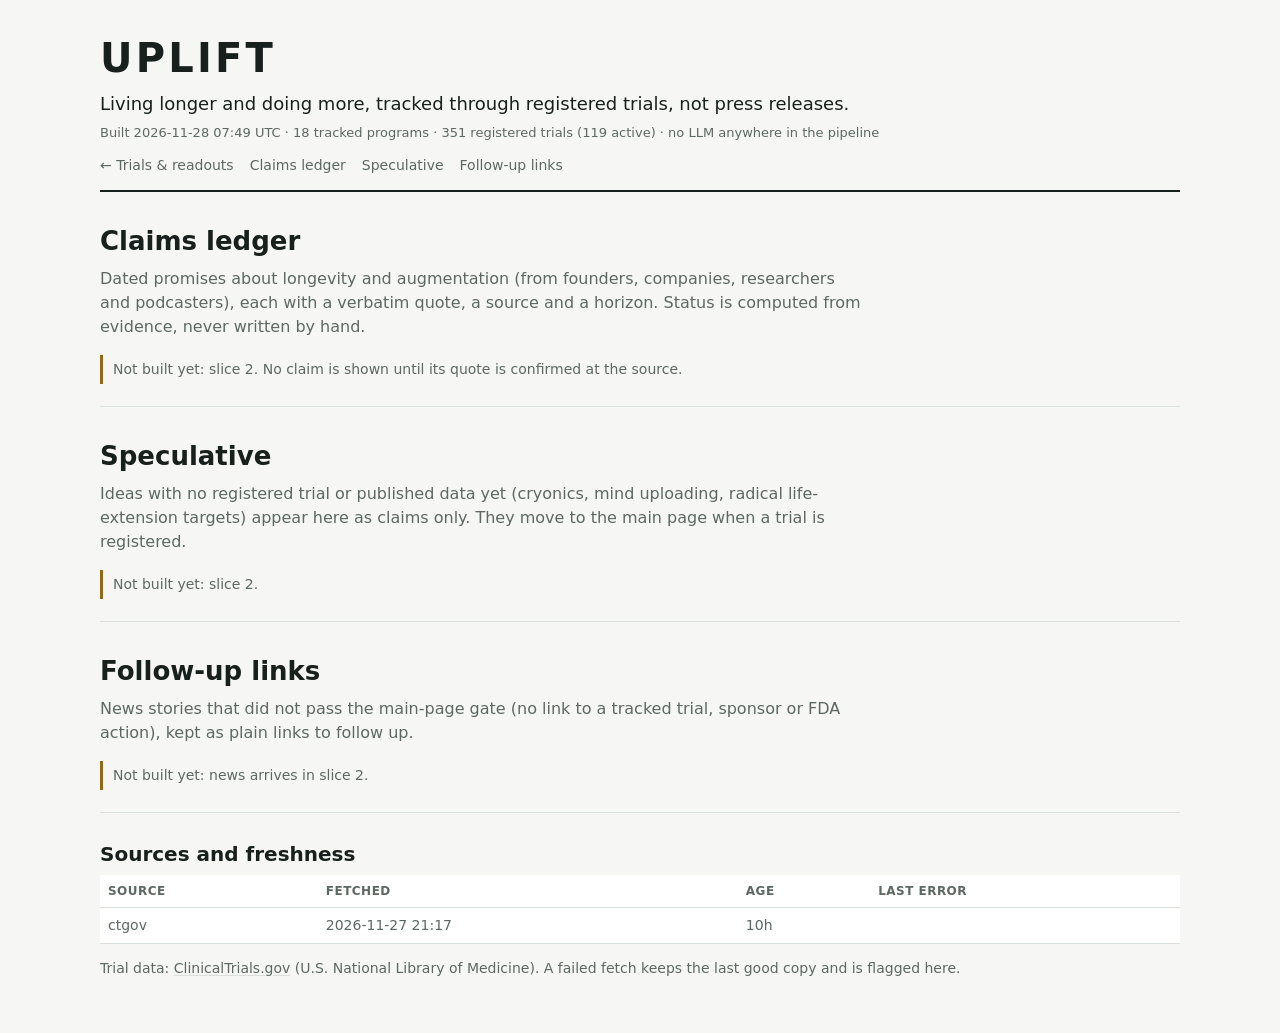
<file: docs/claims.html>
<!doctype html>
<html lang="en">
<head>
<meta charset="utf-8">
<meta name="viewport" content="width=device-width, initial-scale=1">
<title>UPLIFT — claims</title>
<meta name="description" content="Frontier human enhancement — longevity, brain-computer interfaces, augmentation — tracked through registered trials. Refreshed on a schedule.">
<style>:root {
  --bg: #f6f7f5; --panel: #ffffff; --ink: #18201d; --muted: #5d6863; --rule: #d9dfdb;
  --accent: #0f7a6b; --stale: #b4462d; --warn: #9a6a00;
}
@media (prefers-color-scheme: dark) {
  :root {
    --bg: #111614; --panel: #18201d; --ink: #e4ebe7; --muted: #94a19b; --rule: #2a3430;
    --accent: #3cc2ab; --stale: #e0775c; --warn: #d9a93a;
  }
}
* { box-sizing: border-box; }
body {
  margin: 0; background: var(--bg); color: var(--ink);
  font: 16px/1.5 system-ui, -apple-system, "Segoe UI", Roboto, sans-serif;
}
main { max-width: 1120px; margin: 0 auto; padding: 0 20px 40px; }
a { color: inherit; text-decoration-color: var(--rule); text-underline-offset: 2px; }
a:hover { text-decoration-color: var(--accent); }
header.mast { border-bottom: 2px solid var(--ink); padding: 28px 0 14px; }
header.mast h1 { margin: 0; font-size: 40px; letter-spacing: 0.08em; }
header.mast h1 a { text-decoration: none; }
.dek { margin: 2px 0 6px; font-size: 18px; }
.meta { color: var(--muted); font-size: 13px; }
nav.toc { display: flex; flex-wrap: wrap; gap: 6px 16px; margin-top: 12px; font-size: 14px; }
nav.toc a { color: var(--muted); text-decoration: none; }
nav.toc a:hover { color: var(--ink); }
nav.toc a.toc-claims { color: var(--accent); font-weight: 600; }
section { padding: 30px 0 8px; border-bottom: 1px solid var(--rule); }
h2 { margin: 0 0 6px; font-size: 26px; }
h3.lane { margin: 26px 0 8px; font-size: 14px; text-transform: uppercase; letter-spacing: 0.08em; color: var(--accent); }
.lede { color: var(--muted); margin: 0 0 16px; max-width: 75ch; }
.note, .cap { color: var(--muted); font-size: 13px; }
.stale { color: var(--stale); font-weight: 600; }
.pending { border-left: 3px solid var(--warn); padding: 4px 10px; color: var(--muted); font-size: 14px; }
.next-k { font-size: 12px; color: var(--muted); text-transform: uppercase; letter-spacing: 0.06em; }
.next-title { font-size: 21px; font-weight: 700; margin: 4px 0 2px; max-width: 80ch; }
.clock { font-size: 44px; font-weight: 300; color: var(--accent); font-variant-numeric: tabular-nums; }
.clock b { font-weight: 700; }
ol.after { list-style: none; padding: 0; margin: 14px 0 6px; font-size: 14px; }
ol.after li { padding: 4px 0; border-top: 1px dotted var(--rule); }
.when { color: var(--muted); font-variant-numeric: tabular-nums; white-space: nowrap; }
ol.after .when { margin-right: 8px; }
.tbl-wrap { overflow-x: auto; }
table { width: 100%; border-collapse: collapse; font-size: 14px; background: var(--panel); }
th, td { text-align: left; vertical-align: top; padding: 7px 8px; border-bottom: 1px solid var(--rule); }
th { font-size: 12px; color: var(--muted); text-transform: uppercase; letter-spacing: 0.04em; font-weight: 600; }
tr.inactive td { opacity: 0.62; }
details.prog { background: var(--panel); border: 1px solid var(--rule); border-radius: 6px; margin: 0 0 10px; padding: 8px 12px; }
details.prog summary { cursor: pointer; line-height: 1.6; }
details.prog .tbl-wrap { margin-top: 8px; }
.badge { display: inline-block; font-size: 11px; padding: 0 6px; border: 1px solid var(--accent); color: var(--accent); border-radius: 10px; margin-left: 4px; }
.count { float: right; font-size: 13px; color: var(--muted); }
.flag { display: inline-block; font-size: 11px; padding: 0 5px; margin-right: 3px; border: 1px solid var(--rule); border-radius: 3px; color: var(--muted); }
.flag.on { border-color: var(--accent); color: var(--accent); font-weight: 700; }
.flags .n { font-size: 12px; color: var(--muted); white-space: nowrap; }
.chg { font-size: 12px; padding: 0 5px; border-radius: 3px; background: var(--bg); }
.chg.results { color: var(--accent); font-weight: 600; }
.chg.status, .chg.date { color: var(--warn); }
ul.rules li { margin-bottom: 6px; max-width: 80ch; }
footer { padding-top: 26px; color: var(--muted); font-size: 14px; }
footer h2 { font-size: 20px; color: var(--ink); }
@media (max-width: 640px) {
  header.mast h1 { font-size: 30px; }
  .clock { font-size: 34px; }
  .count { float: none; display: block; }
  th:nth-child(5), td:nth-child(5) { display: none; }
}
.overdue { color: var(--warn); font-size: 12px; font-weight: 600; }
.note a, code { overflow-wrap: anywhere; word-break: break-word; }

/* Actionable summary */
section.summary { padding-top: 22px; }
.sum-grid { display: grid; grid-template-columns: repeat(auto-fit, minmax(250px, 1fr)); gap: 14px; }
.sum { background: var(--panel); border: 1px solid var(--rule); border-top: 3px solid var(--accent); border-radius: 6px; padding: 10px 12px; }
.sum.soon { border-top-color: var(--accent); }
.sum.watch { border-top-color: var(--warn); }
.sum.caution { border-top-color: var(--stale); }
.sum h3 { margin: 0; font-size: 16px; }
.sum .rule { margin: 0 0 8px; font-size: 12px; color: var(--muted); }
.sum ul { list-style: none; padding: 0; margin: 0; font-size: 14px; }
.sum li { padding: 5px 0; border-top: 1px dotted var(--rule); line-height: 1.35; }
.sum .none { color: var(--muted); font-size: 14px; font-style: italic; margin: 4px 0; }
.sum .dev-k { margin-top: 12px; }
td.grade { white-space: nowrap; cursor: help; }
td.grade b { display: inline-block; min-width: 1.4em; text-align: center; border-radius: 3px; padding: 0 3px; }
td.gA b { background: var(--accent); color: var(--panel); }
td.gB b { border: 1px solid var(--accent); color: var(--accent); }
td.gC b { border: 1px solid var(--warn); color: var(--warn); }
td.gD b { background: var(--stale); color: var(--panel); }
</style>
<link rel="stylesheet" href="https://gcicc.github.io/suite/network.css">
<script src="https://gcicc.github.io/suite/network.js" data-section="uplift" data-built="2026-11-28 07:49 UTC" data-next="every 6h" defer></script>
</head>
<body>
<main>
<header class="mast">
  <h1><a href="index.html">UPLIFT</a></h1>
  <p class="dek">Living longer and doing more, tracked through registered trials, not press releases.</p>
  <div class="meta">Built 2026-11-28 07:49 UTC · 18 tracked programs · 351 registered trials (119 active) · no LLM anywhere in the pipeline</div>
  <nav class="toc">
    <a href="index.html">← Trials &amp; readouts</a>
    <a href="#ledger">Claims ledger</a>
    <a href="#speculative">Speculative</a>
    <a href="#followup">Follow-up links</a>
  </nav>
</header>

<section id="ledger">
  <h2>Claims ledger</h2>
  <p class="lede">Dated promises about longevity and augmentation (from founders, companies, researchers and podcasters), each with a verbatim quote, a source and a horizon. Status is computed from evidence, never written by hand.</p>
  <p class="pending">Not built yet: slice 2. No claim is shown until its quote is confirmed at the source.</p>
</section>

<section id="speculative">
  <h2>Speculative</h2>
  <p class="lede">Ideas with no registered trial or published data yet (cryonics, mind uploading, radical life-extension targets) appear here as claims only. They move to the main page when a trial is registered.</p>
  <p class="pending">Not built yet: slice 2.</p>
</section>

<section id="followup">
  <h2>Follow-up links</h2>
  <p class="lede">News stories that did not pass the main-page gate (no link to a tracked trial, sponsor or FDA action), kept as plain links to follow up.</p>
  <p class="pending">Not built yet: news arrives in slice 2.</p>
</section>


<footer id="sources">
  <h2>Sources and freshness</h2>
  <div class="tbl-wrap"><table>
    <tr><th>Source</th><th>Fetched</th><th>Age</th><th>Last error</th></tr>
    <tr><td>ctgov</td><td>2026-11-27 21:17</td><td class="">10h</td><td></td></tr>
  </table></div>
  <p>Trial data: <a href="https://clinicaltrials.gov/">ClinicalTrials.gov</a> (U.S. National Library of Medicine). A failed fetch keeps the last good copy and is flagged here.</p>
</footer>
</main>
</body>
</html>
</file>
